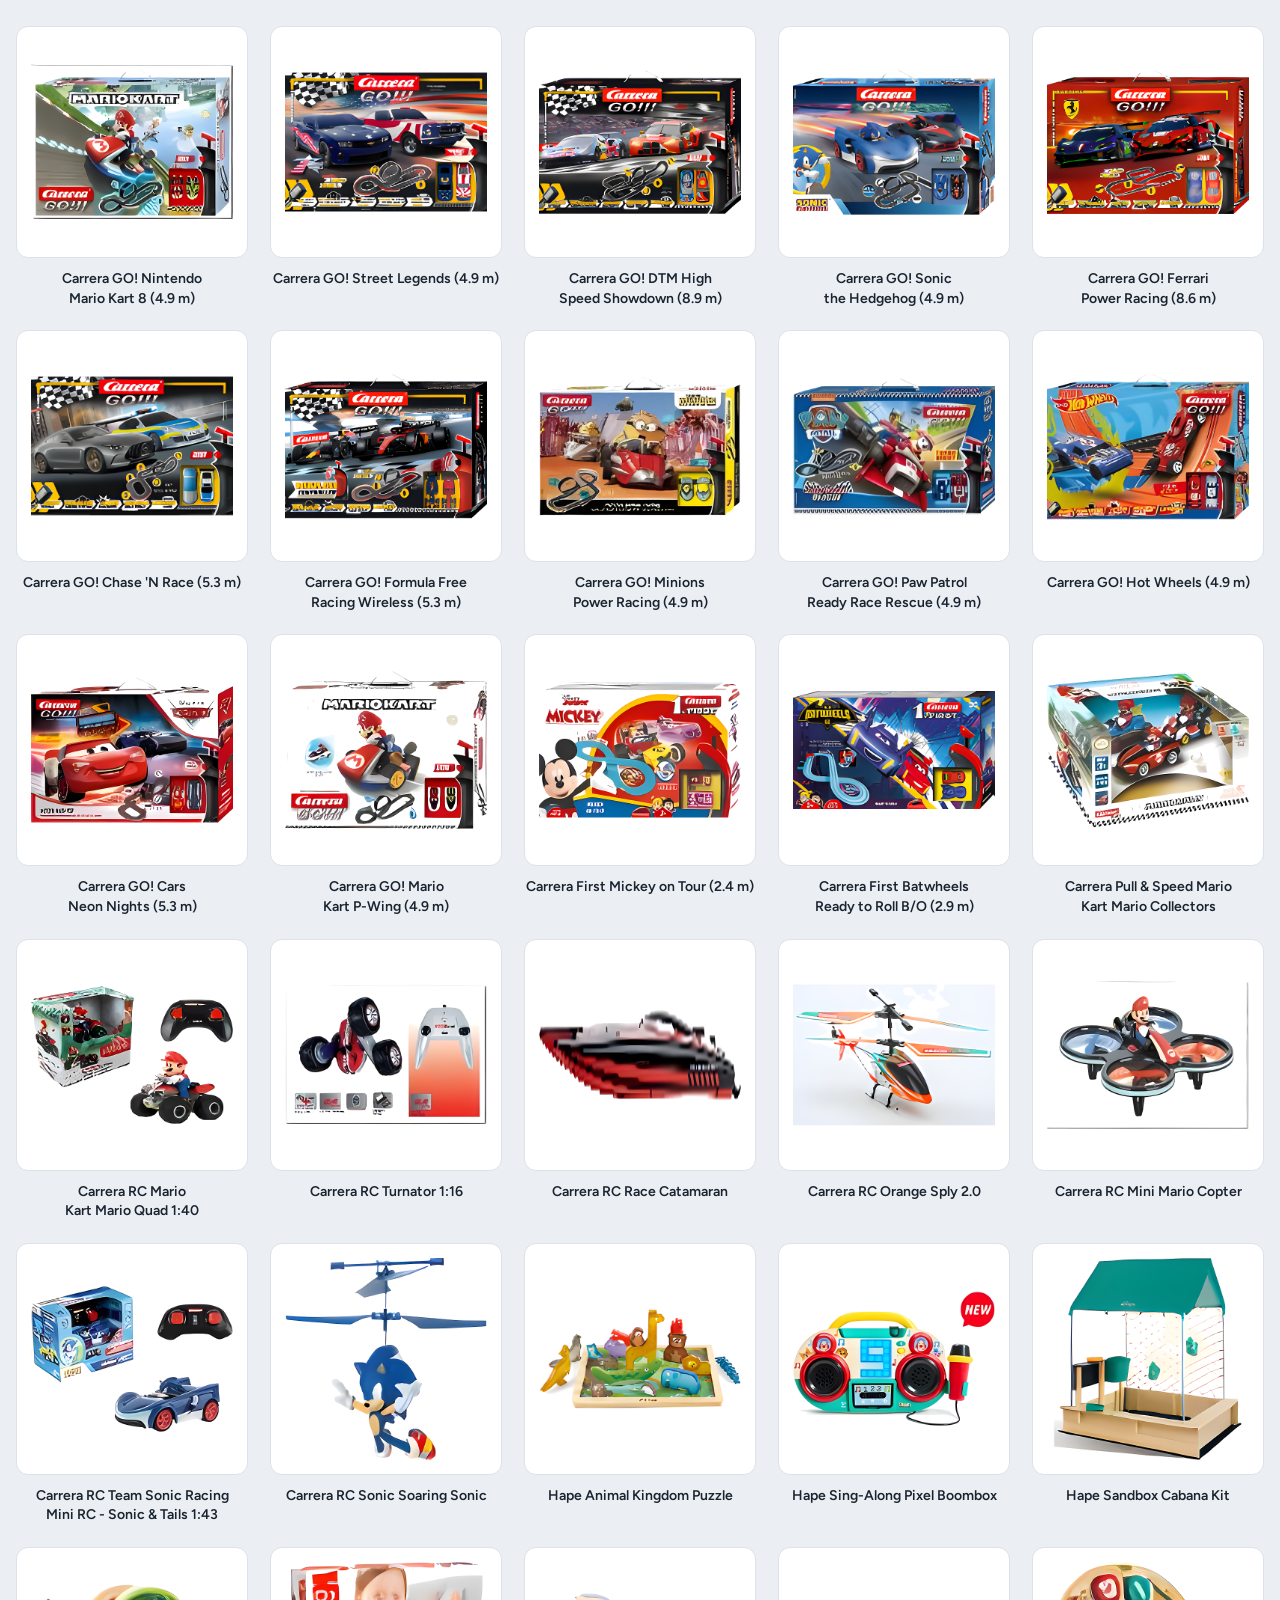
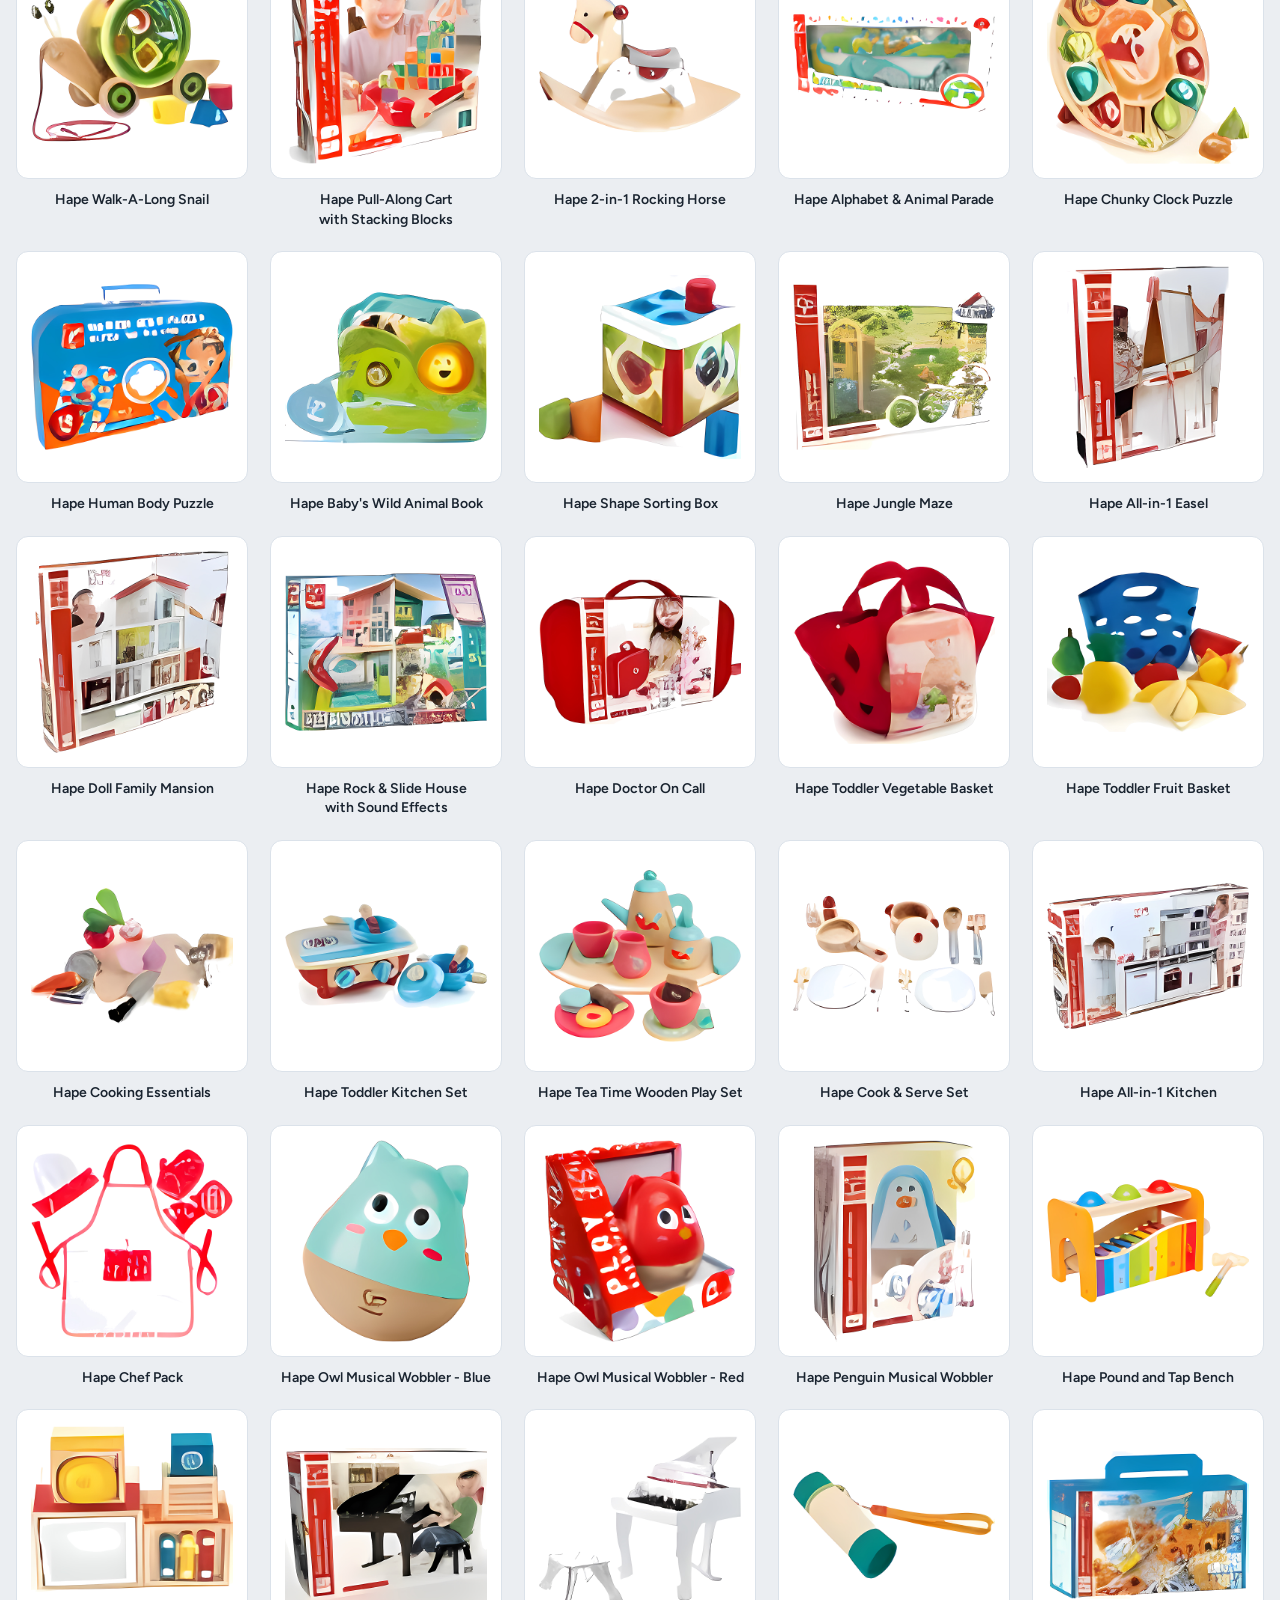
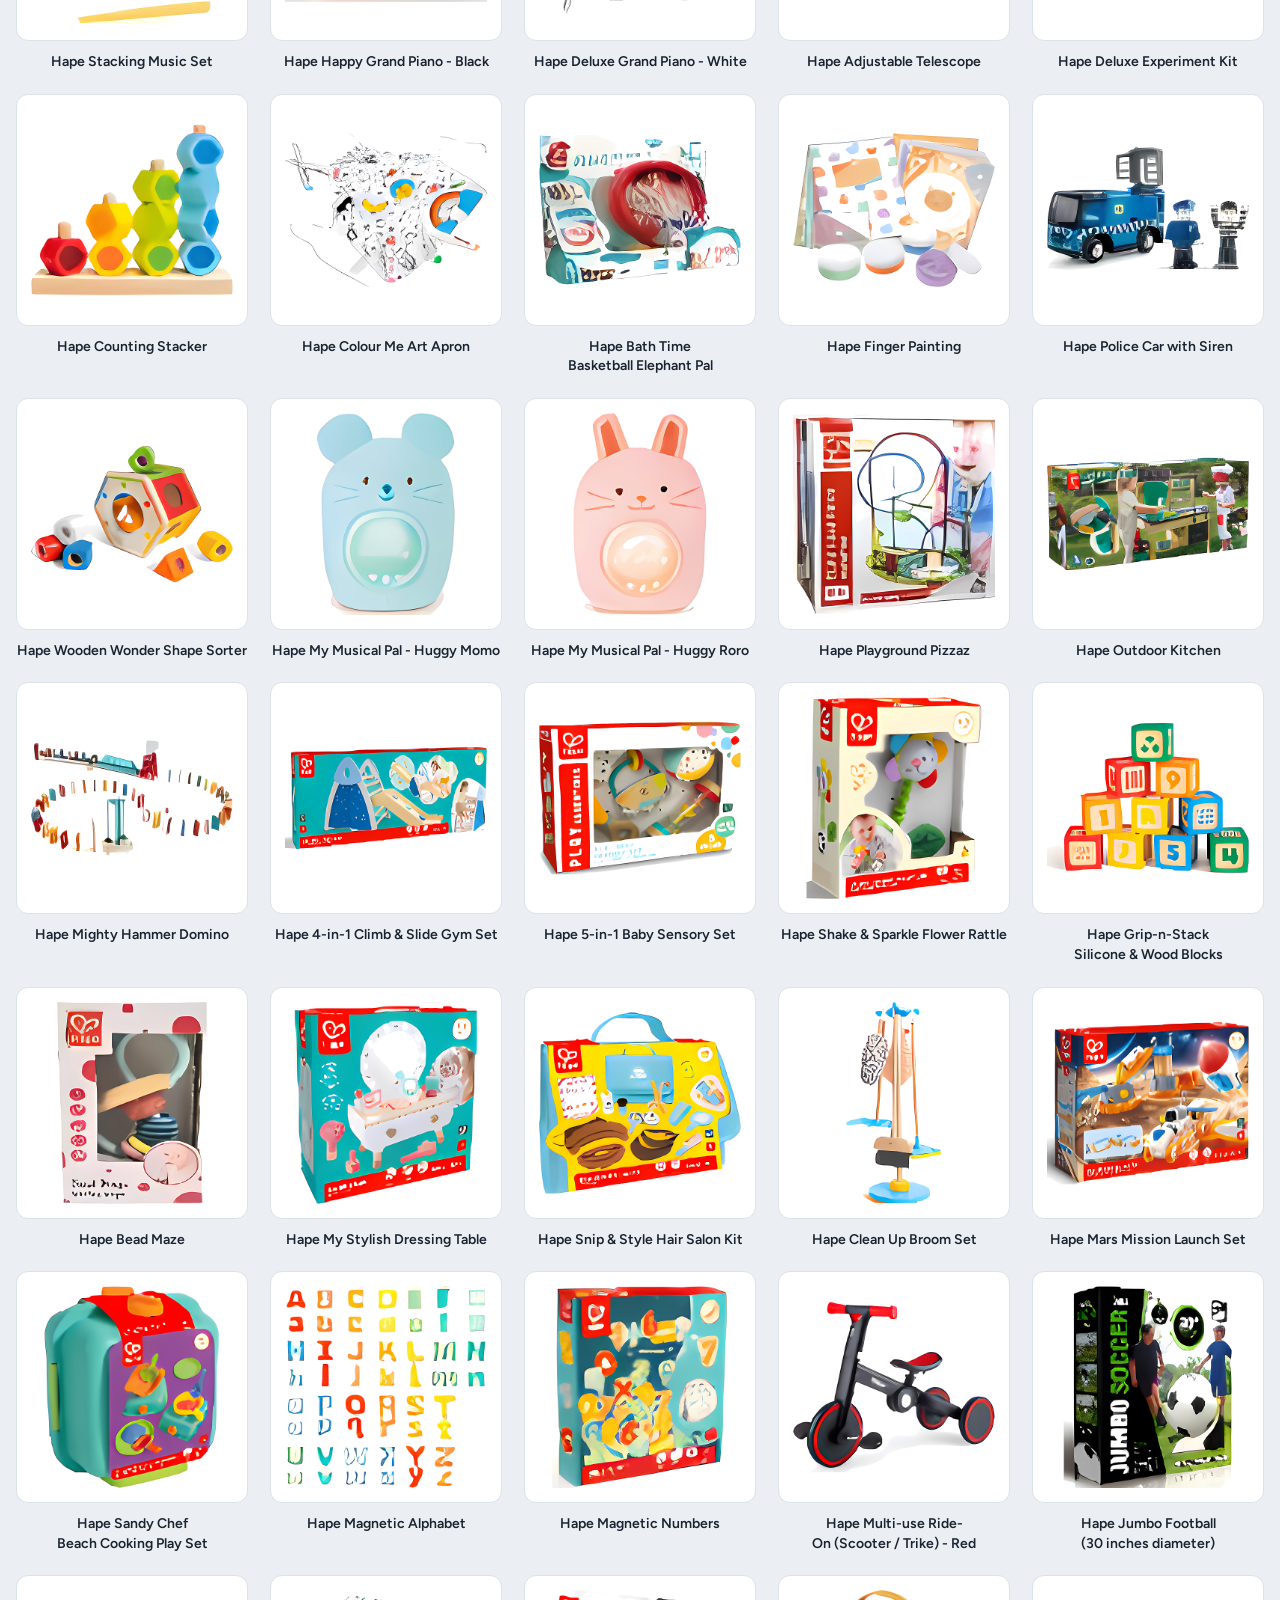
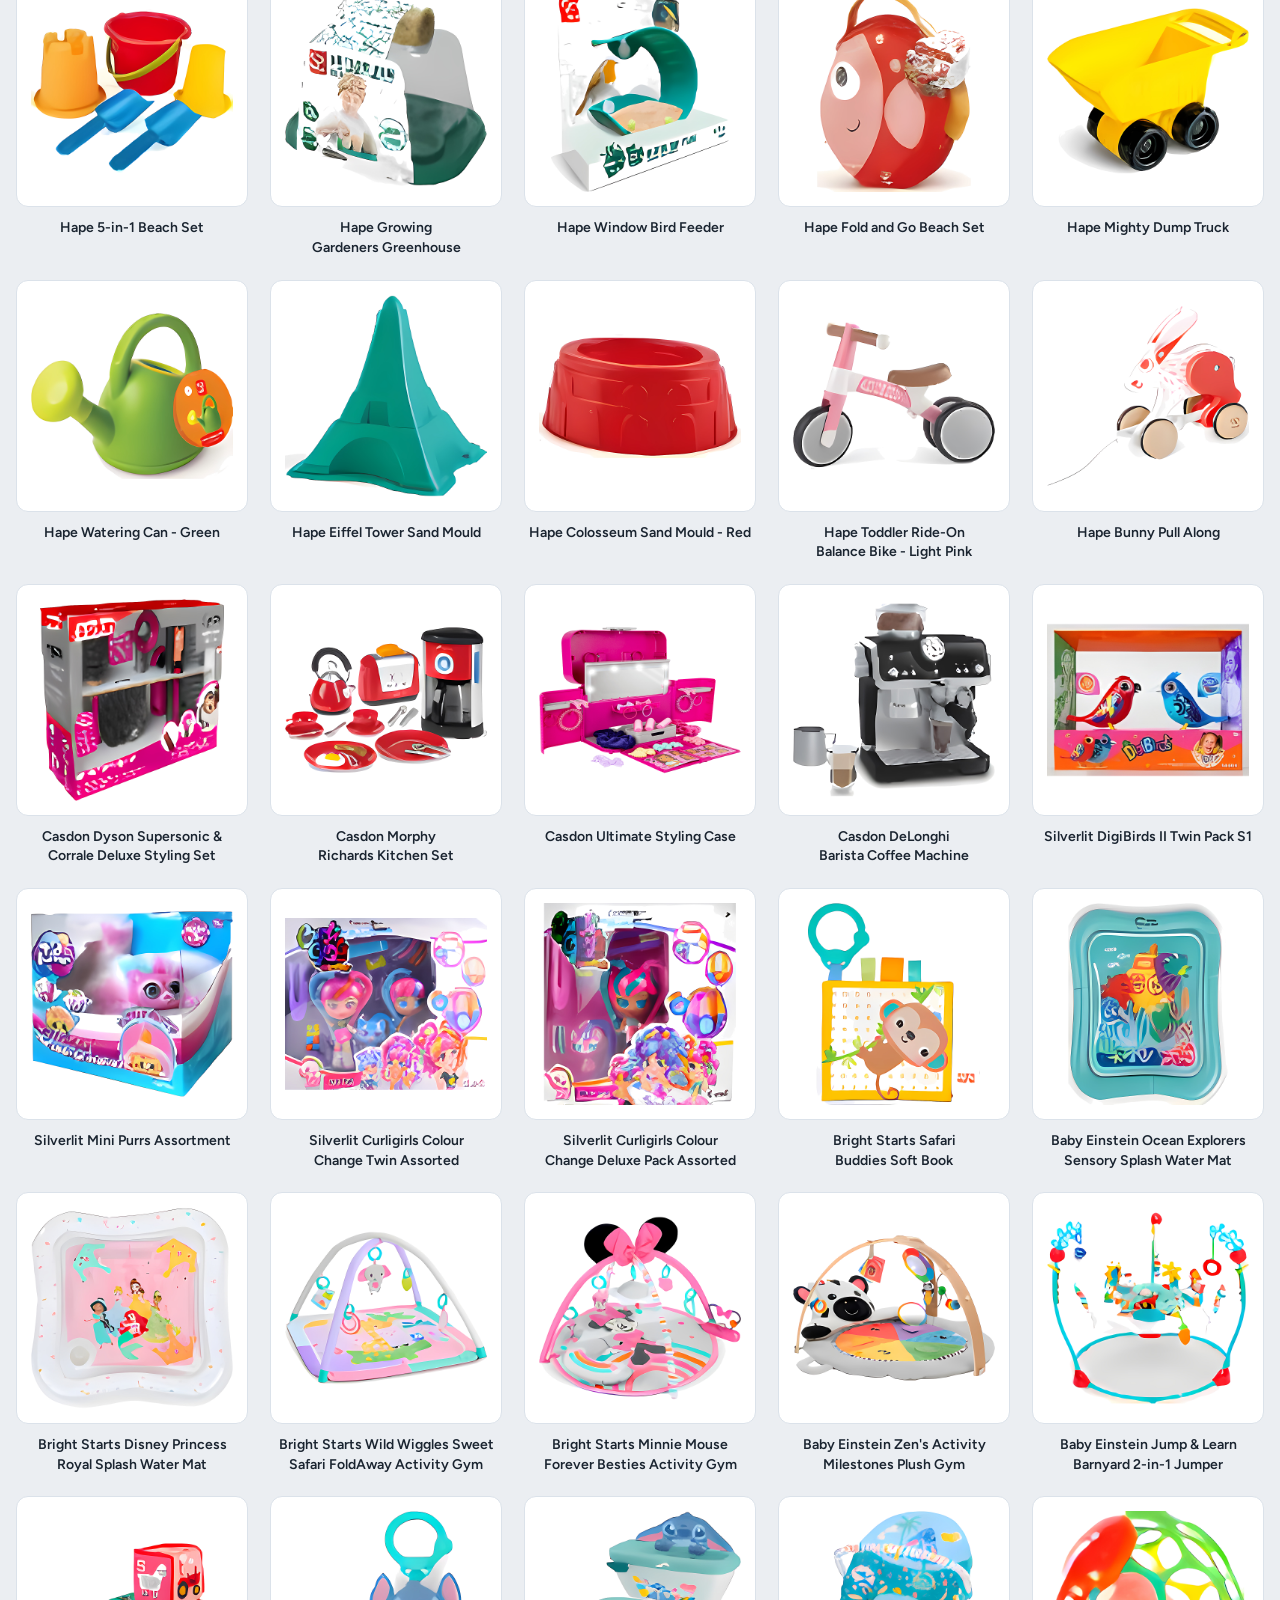
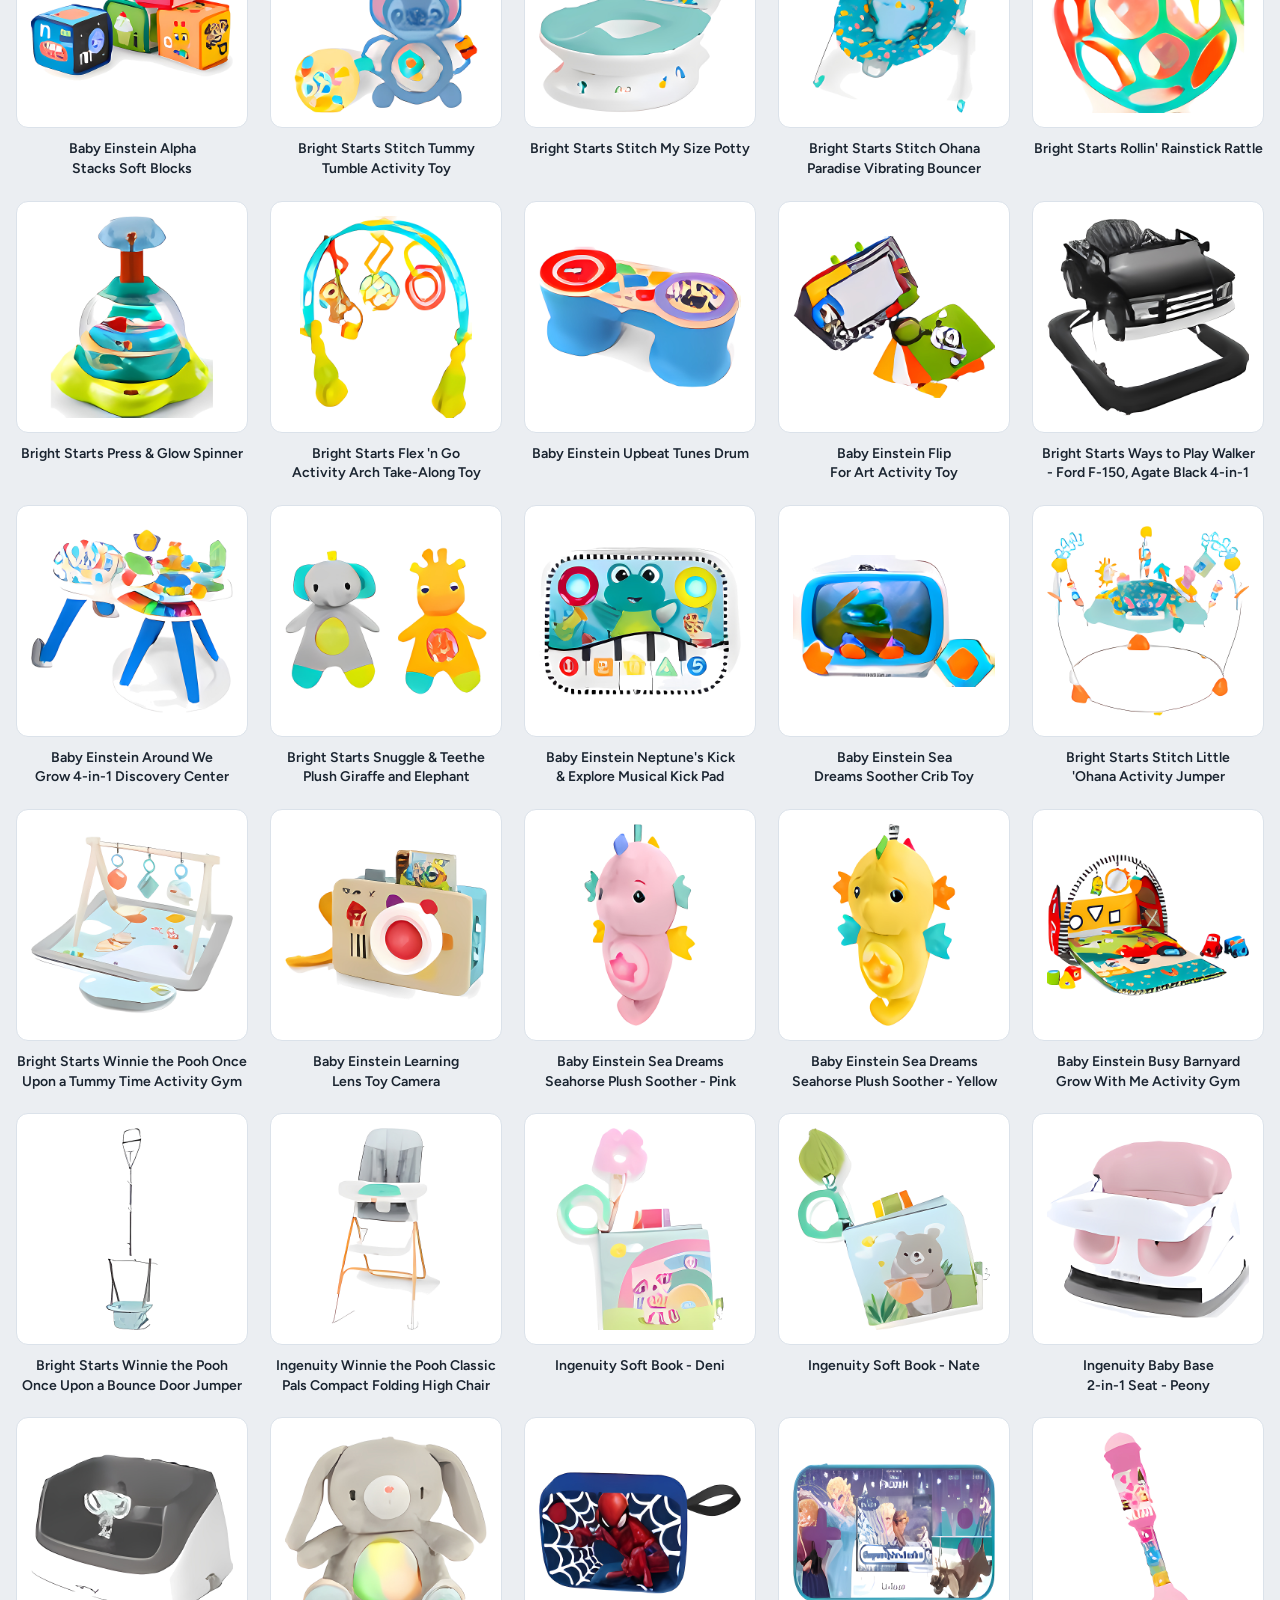
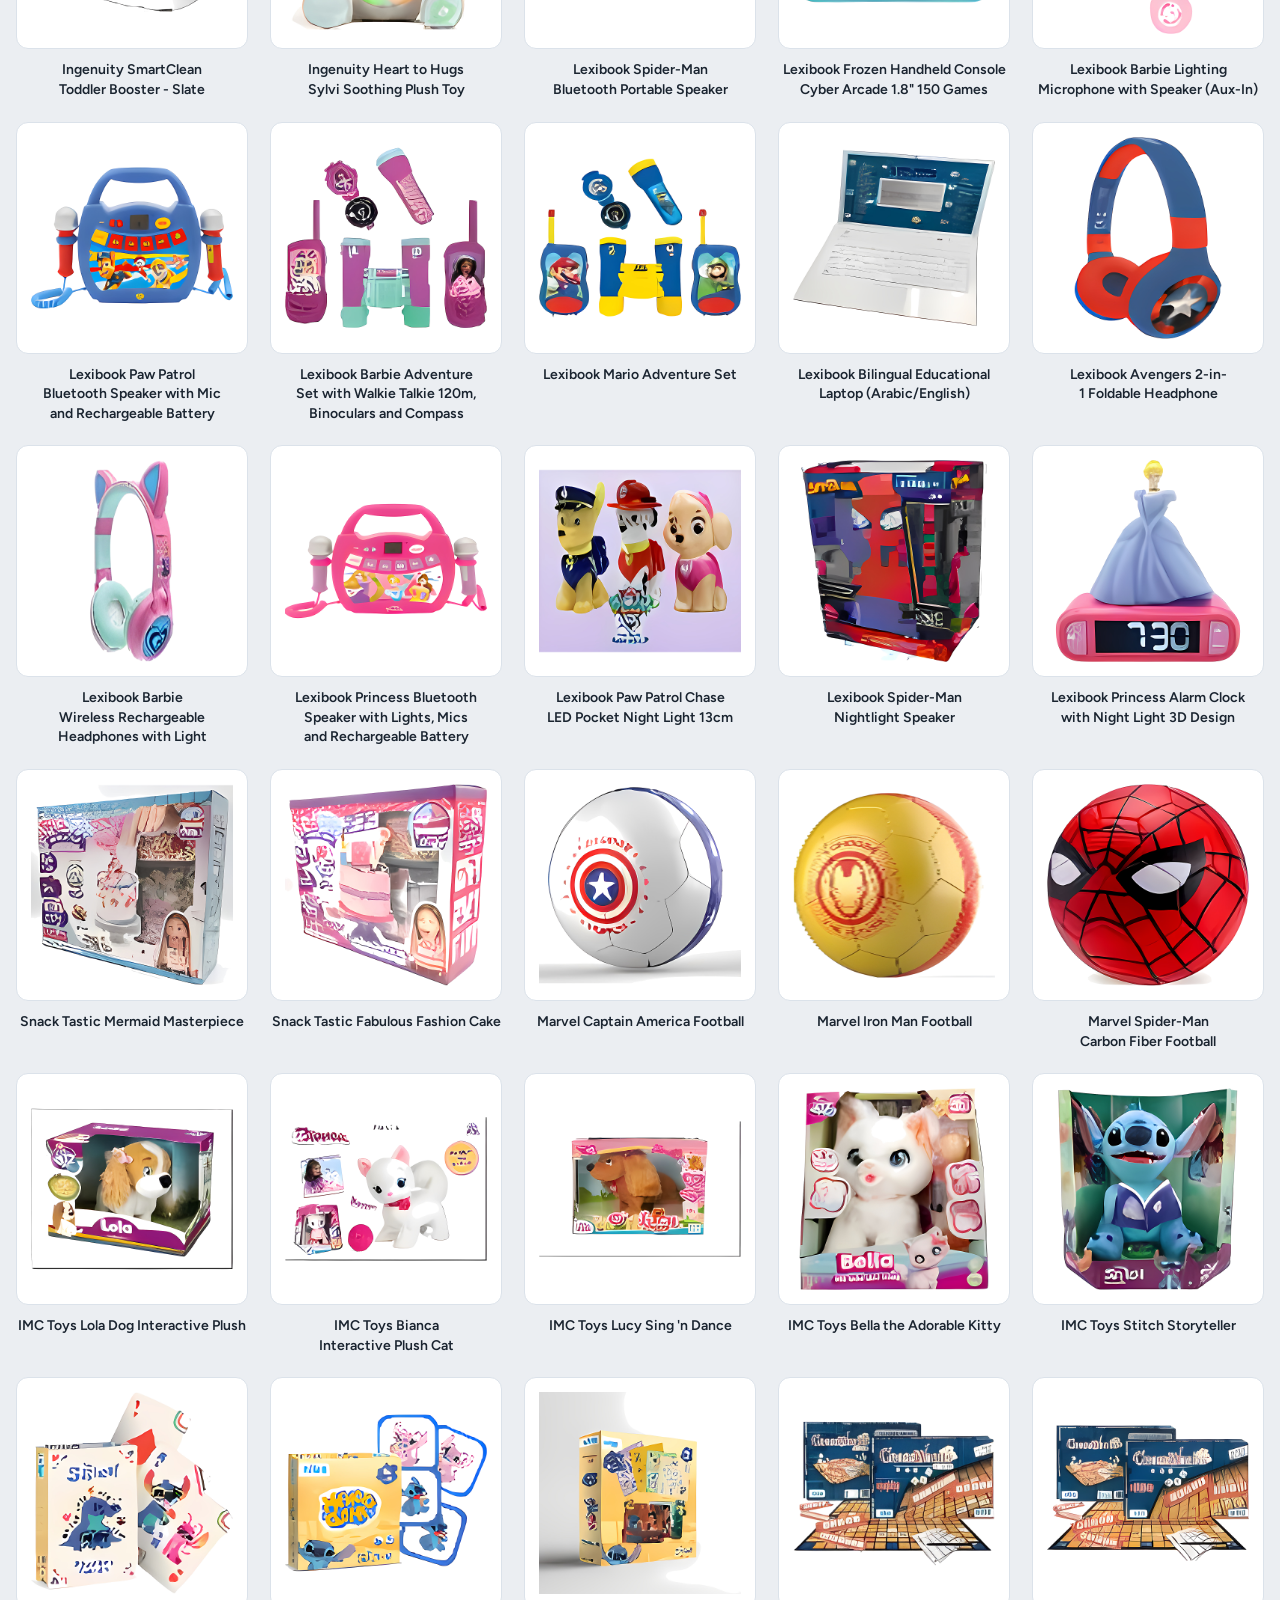
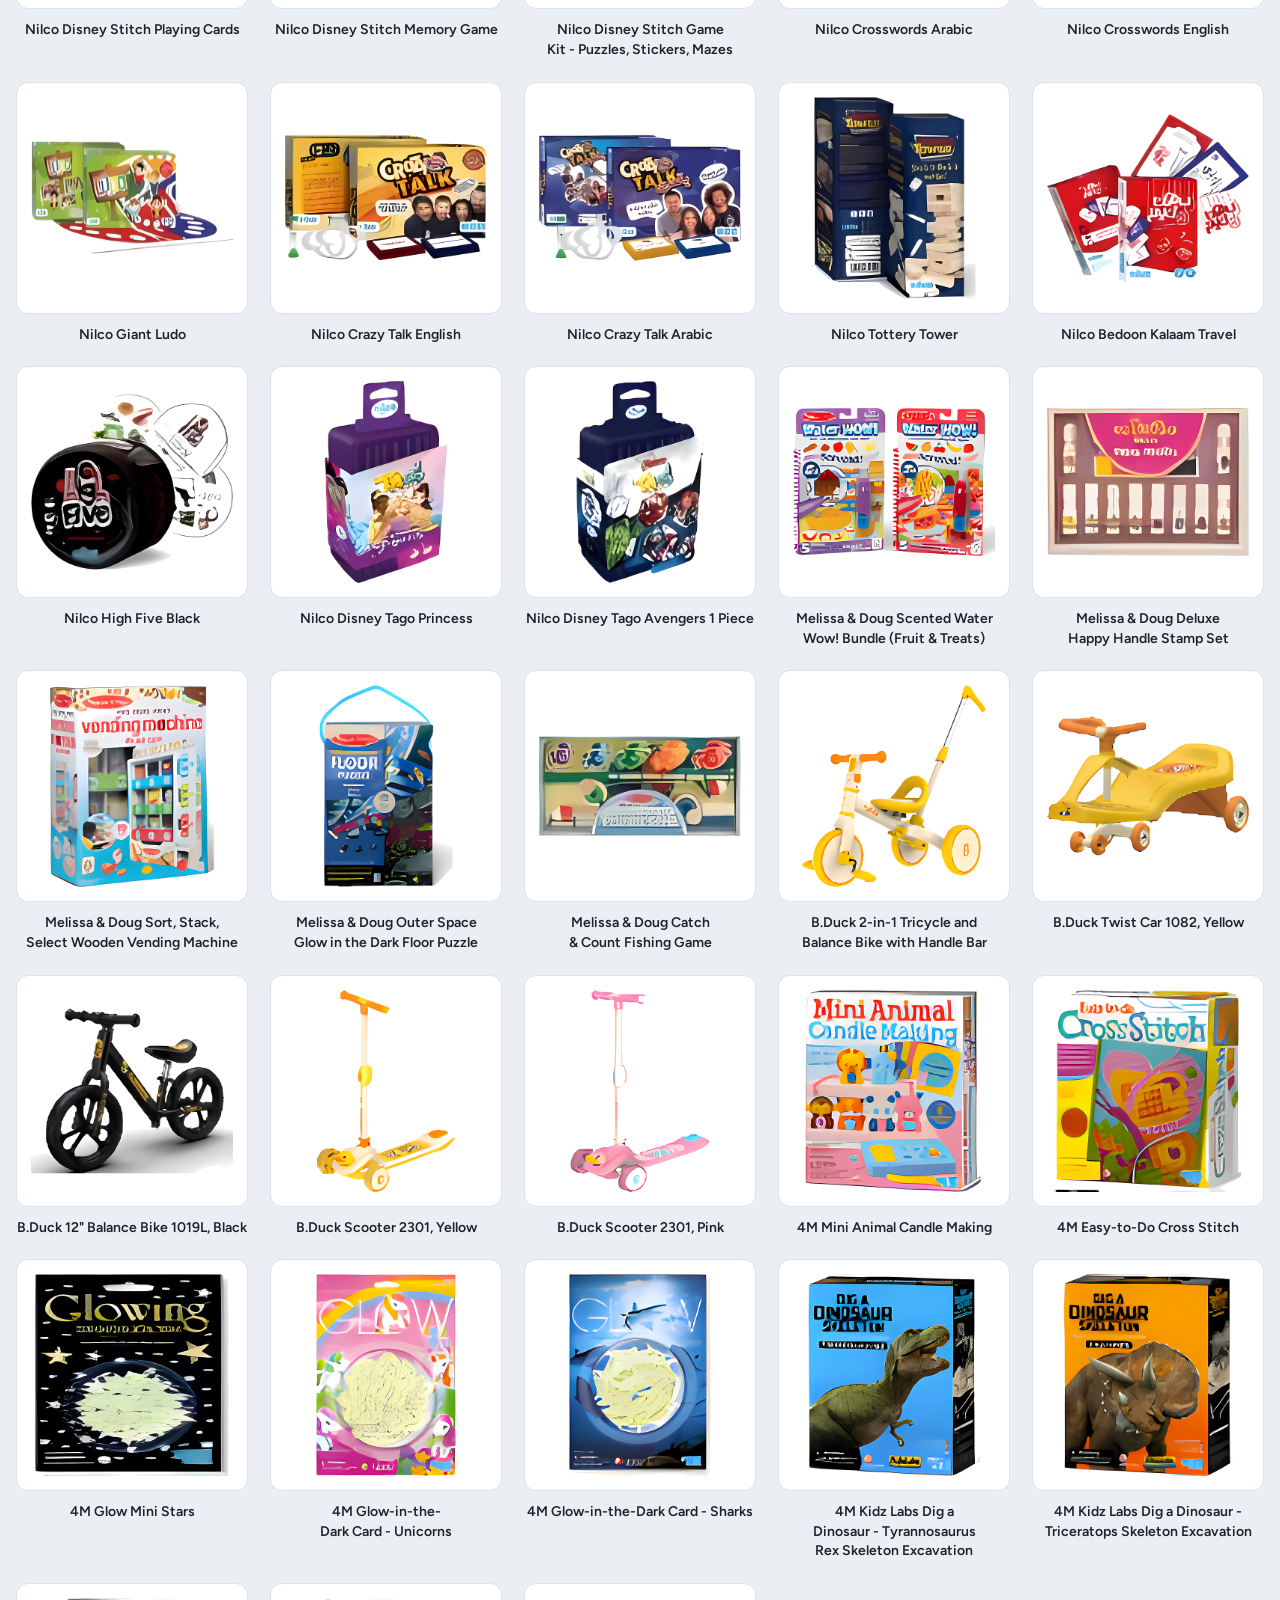
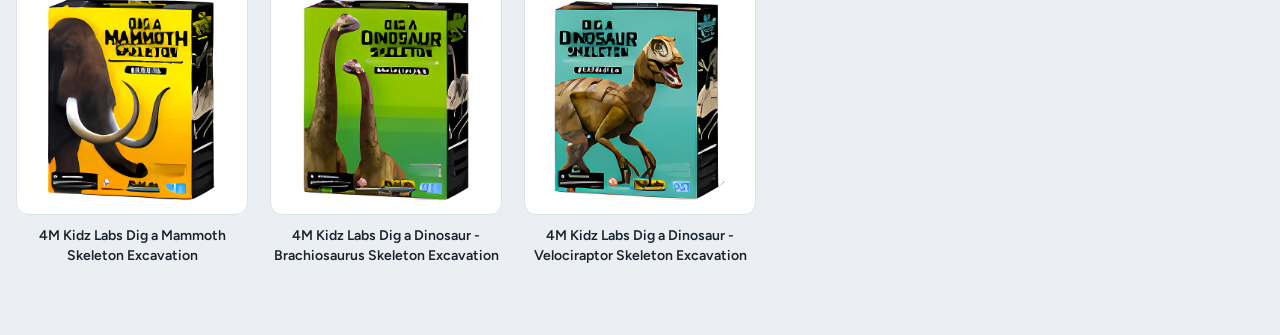
<file: products/index.html>
<!doctype html>
<html lang="en">
<head>
<meta charset="utf-8">
<meta name="viewport" content="width=device-width,initial-scale=1">
<title>First Step Product Photos</title>
<link rel="preconnect" href="https://fonts.gstatic.com" crossorigin>
<link rel="stylesheet" href="https://fonts.googleapis.com/css2?family=Figtree:wght@500;600&display=swap">
<style>
:root{--ground:#EBEEF2;--tile:#FFFFFF;--ink:#1A2430;--line:#DBE2EA}
@media (prefers-color-scheme:dark){:root{--ground:#12171D;--tile:#FFFFFF;--ink:#E7ECF1;--line:#28323D}}
*{box-sizing:border-box}
body{margin:0;background:var(--ground);color:var(--ink);
  font-family:Figtree,system-ui,-apple-system,Segoe UI,sans-serif;-webkit-font-smoothing:antialiased}
.grid{max-width:1500px;margin:0 auto;padding:26px 16px 70px;
  display:grid;grid-template-columns:repeat(auto-fill,minmax(230px,1fr));gap:22px}
@media (max-width:520px){.grid{grid-template-columns:repeat(auto-fill,minmax(150px,1fr));gap:14px;padding:16px 12px 50px}}
figure{margin:0;display:flex;flex-direction:column}
.shot{background:var(--tile);border:1px solid var(--line);border-radius:12px;aspect-ratio:1;
  display:grid;place-items:center;padding:14px}
.shot img{max-width:100%;max-height:100%;object-fit:contain;display:block}
figcaption{margin-top:11px;font-size:14px;font-weight:600;line-height:1.4;text-align:center;
  text-wrap:balance}
</style>
</head>
<body>
<div class="grid"><figure><div class="shot"><img loading="lazy" decoding="async" src="img/001_62491_main.jpg" alt="Carrera GO! Nintendo Mario Kart 8 (4.9 m)"></div><figcaption>Carrera GO! Nintendo Mario Kart 8 (4.9 m)</figcaption></figure><figure><div class="shot"><img loading="lazy" decoding="async" src="img/002_62601_main.jpg" alt="Carrera GO! Street Legends (4.9 m)"></div><figcaption>Carrera GO! Street Legends (4.9 m)</figcaption></figure><figure><div class="shot"><img loading="lazy" decoding="async" src="img/003_62561_main.jpg" alt="Carrera GO! DTM High Speed Showdown (8.9 m)"></div><figcaption>Carrera GO! DTM High Speed Showdown (8.9 m)</figcaption></figure><figure><div class="shot"><img loading="lazy" decoding="async" src="img/004_62566_main.jpg" alt="Carrera GO! Sonic the Hedgehog (4.9 m)"></div><figcaption>Carrera GO! Sonic the Hedgehog (4.9 m)</figcaption></figure><figure><div class="shot"><img loading="lazy" decoding="async" src="img/005_62575_main.jpg" alt="Carrera GO! Ferrari Power Racing (8.6 m)"></div><figcaption>Carrera GO! Ferrari Power Racing (8.6 m)</figcaption></figure><figure><div class="shot"><img loading="lazy" decoding="async" src="img/006_62577_main.jpg" alt="Carrera GO! Chase &#x27;N Race (5.3 m)"></div><figcaption>Carrera GO! Chase &#x27;N Race (5.3 m)</figcaption></figure><figure><div class="shot"><img loading="lazy" decoding="async" src="img/007_62581_main.jpg" alt="Carrera GO! Formula Free Racing Wireless (5.3 m)"></div><figcaption>Carrera GO! Formula Free Racing Wireless (5.3 m)</figcaption></figure><figure><div class="shot"><img loading="lazy" decoding="async" src="img/008_62523_main.jpg" alt="Carrera GO! Minions Power Racing (4.9 m)"></div><figcaption>Carrera GO! Minions Power Racing (4.9 m)</figcaption></figure><figure><div class="shot"><img loading="lazy" decoding="async" src="img/009_62535_main.jpg" alt="Carrera GO! Paw Patrol Ready Race Rescue (4.9 m)"></div><figcaption>Carrera GO! Paw Patrol Ready Race Rescue (4.9 m)</figcaption></figure><figure><div class="shot"><img loading="lazy" decoding="async" src="img/010_62552_main.jpg" alt="Carrera GO! Hot Wheels (4.9 m)"></div><figcaption>Carrera GO! Hot Wheels (4.9 m)</figcaption></figure><figure><div class="shot"><img loading="lazy" decoding="async" src="img/011_62477_main.jpg" alt="Carrera GO! Cars Neon Nights (5.3 m)"></div><figcaption>Carrera GO! Cars Neon Nights (5.3 m)</figcaption></figure><figure><div class="shot"><img loading="lazy" decoding="async" src="img/012_62532_main.jpg" alt="Carrera GO! Mario Kart P-Wing (4.9 m)"></div><figcaption>Carrera GO! Mario Kart P-Wing (4.9 m)</figcaption></figure><figure><div class="shot"><img loading="lazy" decoding="async" src="img/013_63046_main.jpg" alt="Carrera First Mickey on Tour (2.4 m)"></div><figcaption>Carrera First Mickey on Tour (2.4 m)</figcaption></figure><figure><div class="shot"><img loading="lazy" decoding="async" src="img/014_63048_main.jpg" alt="Carrera First Batwheels Ready to Roll B/O (2.9 m)"></div><figcaption>Carrera First Batwheels Ready to Roll B/O (2.9 m)</figcaption></figure><figure><div class="shot"><img loading="lazy" decoding="async" src="img/015_13016_main.jpg" alt="Carrera Pull &amp; Speed Mario Kart Mario Collectors"></div><figcaption>Carrera Pull &amp; Speed Mario Kart Mario Collectors</figcaption></figure><figure><div class="shot"><img loading="lazy" decoding="async" src="img/016_400020_main.jpg" alt="Carrera RC Mario Kart Mario Quad 1:40"></div><figcaption>Carrera RC Mario Kart Mario Quad 1:40</figcaption></figure><figure><div class="shot"><img loading="lazy" decoding="async" src="img/017_162052_main.jpg" alt="Carrera RC Turnator 1:16"></div><figcaption>Carrera RC Turnator 1:16</figcaption></figure><figure><div class="shot"><img loading="lazy" decoding="async" src="img/018_301016_main.jpg" alt="Carrera RC Race Catamaran"></div><figcaption>Carrera RC Race Catamaran</figcaption></figure><figure><div class="shot"><img loading="lazy" decoding="async" src="img/019_501051_main.jpg" alt="Carrera RC Orange Sply 2.0"></div><figcaption>Carrera RC Orange Sply 2.0</figcaption></figure><figure><div class="shot"><img loading="lazy" decoding="async" src="img/020_503024_main.jpg" alt="Carrera RC Mini Mario Copter"></div><figcaption>Carrera RC Mini Mario Copter</figcaption></figure><figure><div class="shot"><img loading="lazy" decoding="async" src="img/021_430024_main.jpg" alt="Carrera RC Team Sonic Racing Mini RC - Sonic &amp; Tails 1:43"></div><figcaption>Carrera RC Team Sonic Racing Mini RC - Sonic &amp; Tails 1:43</figcaption></figure><figure><div class="shot"><img loading="lazy" decoding="async" src="img/022_501060_main.jpg" alt="Carrera RC Sonic Soaring Sonic"></div><figcaption>Carrera RC Sonic Soaring Sonic</figcaption></figure><figure><div class="shot"><img loading="lazy" decoding="async" src="img/023_E1656_main.jpg" alt="Hape Animal Kingdom Puzzle"></div><figcaption>Hape Animal Kingdom Puzzle</figcaption></figure><figure><div class="shot"><img loading="lazy" decoding="async" src="img/024_E0703_main.jpg" alt="Hape Sing-Along Pixel Boombox"></div><figcaption>Hape Sing-Along Pixel Boombox</figcaption></figure><figure><div class="shot"><img loading="lazy" decoding="async" src="img/025_E5596_main.jpg" alt="Hape Sandbox Cabana Kit"></div><figcaption>Hape Sandbox Cabana Kit</figcaption></figure><figure><div class="shot"><img loading="lazy" decoding="async" src="img/026_E0349_main.jpg" alt="Hape Walk-A-Long Snail"></div><figcaption>Hape Walk-A-Long Snail</figcaption></figure><figure><div class="shot"><img loading="lazy" decoding="async" src="img/027_E0487_main.jpg" alt="Hape Pull-Along Cart with Stacking Blocks"></div><figcaption>Hape Pull-Along Cart with Stacking Blocks</figcaption></figure><figure><div class="shot"><img loading="lazy" decoding="async" src="img/028_E1203_main.jpg" alt="Hape 2-in-1 Rocking Horse"></div><figcaption>Hape 2-in-1 Rocking Horse</figcaption></figure><figure><div class="shot"><img loading="lazy" decoding="async" src="img/029_E1627_main.jpg" alt="Hape Alphabet &amp; Animal Parade"></div><figcaption>Hape Alphabet &amp; Animal Parade</figcaption></figure><figure><div class="shot"><img loading="lazy" decoding="async" src="img/030_E1622_main.jpg" alt="Hape Chunky Clock Puzzle"></div><figcaption>Hape Chunky Clock Puzzle</figcaption></figure><figure><div class="shot"><img loading="lazy" decoding="async" src="img/031_E1635_main.jpg" alt="Hape Human Body Puzzle"></div><figcaption>Hape Human Body Puzzle</figcaption></figure><figure><div class="shot"><img loading="lazy" decoding="async" src="img/032_E0047_main.jpg" alt="Hape Baby&#x27;s Wild Animal Book"></div><figcaption>Hape Baby&#x27;s Wild Animal Book</figcaption></figure><figure><div class="shot"><img loading="lazy" decoding="async" src="img/033_E0507_main.jpg" alt="Hape Shape Sorting Box"></div><figcaption>Hape Shape Sorting Box</figcaption></figure><figure><div class="shot"><img loading="lazy" decoding="async" src="img/034_E1714_main.jpg" alt="Hape Jungle Maze"></div><figcaption>Hape Jungle Maze</figcaption></figure><figure><div class="shot"><img loading="lazy" decoding="async" src="img/035_E1010_main.jpg" alt="Hape All-in-1 Easel"></div><figcaption>Hape All-in-1 Easel</figcaption></figure><figure><div class="shot"><img loading="lazy" decoding="async" src="img/036_E3405_main.jpg" alt="Hape Doll Family Mansion"></div><figcaption>Hape Doll Family Mansion</figcaption></figure><figure><div class="shot"><img loading="lazy" decoding="async" src="img/037_E3411_main.jpg" alt="Hape Rock &amp; Slide House with Sound Effects"></div><figcaption>Hape Rock &amp; Slide House with Sound Effects</figcaption></figure><figure><div class="shot"><img loading="lazy" decoding="async" src="img/038_E3010_main.jpg" alt="Hape Doctor On Call"></div><figcaption>Hape Doctor On Call</figcaption></figure><figure><div class="shot"><img loading="lazy" decoding="async" src="img/039_E3167_main.jpg" alt="Hape Toddler Vegetable Basket"></div><figcaption>Hape Toddler Vegetable Basket</figcaption></figure><figure><div class="shot"><img loading="lazy" decoding="async" src="img/040_E3169_main.jpg" alt="Hape Toddler Fruit Basket"></div><figcaption>Hape Toddler Fruit Basket</figcaption></figure><figure><div class="shot"><img loading="lazy" decoding="async" src="img/041_E3154_main.jpg" alt="Hape Cooking Essentials"></div><figcaption>Hape Cooking Essentials</figcaption></figure><figure><div class="shot"><img loading="lazy" decoding="async" src="img/042_E3170_main.jpg" alt="Hape Toddler Kitchen Set"></div><figcaption>Hape Toddler Kitchen Set</figcaption></figure><figure><div class="shot"><img loading="lazy" decoding="async" src="img/043_E3207_main.jpg" alt="Hape Tea Time Wooden Play Set"></div><figcaption>Hape Tea Time Wooden Play Set</figcaption></figure><figure><div class="shot"><img loading="lazy" decoding="async" src="img/044_E3150_main.jpg" alt="Hape Cook &amp; Serve Set"></div><figcaption>Hape Cook &amp; Serve Set</figcaption></figure><figure><div class="shot"><img loading="lazy" decoding="async" src="img/045_E3145_main.jpg" alt="Hape All-in-1 Kitchen"></div><figcaption>Hape All-in-1 Kitchen</figcaption></figure><figure><div class="shot"><img loading="lazy" decoding="async" src="img/046_E3162_main.jpg" alt="Hape Chef Pack"></div><figcaption>Hape Chef Pack</figcaption></figure><figure><div class="shot"><img loading="lazy" decoding="async" src="img/047_E0111_main.jpg" alt="Hape Owl Musical Wobbler - Blue"></div><figcaption>Hape Owl Musical Wobbler - Blue</figcaption></figure><figure><div class="shot"><img loading="lazy" decoding="async" src="img/048_E0112_main.jpg" alt="Hape Owl Musical Wobbler - Red"></div><figcaption>Hape Owl Musical Wobbler - Red</figcaption></figure><figure><div class="shot"><img loading="lazy" decoding="async" src="img/049_E0331_main.jpg" alt="Hape Penguin Musical Wobbler"></div><figcaption>Hape Penguin Musical Wobbler</figcaption></figure><figure><div class="shot"><img loading="lazy" decoding="async" src="img/050_E0305_main.jpg" alt="Hape Pound and Tap Bench"></div><figcaption>Hape Pound and Tap Bench</figcaption></figure><figure><div class="shot"><img loading="lazy" decoding="async" src="img/051_E0336_main.jpg" alt="Hape Stacking Music Set"></div><figcaption>Hape Stacking Music Set</figcaption></figure><figure><div class="shot"><img loading="lazy" decoding="async" src="img/052_E0320_main.jpg" alt="Hape Happy Grand Piano - Black"></div><figcaption>Hape Happy Grand Piano - Black</figcaption></figure><figure><div class="shot"><img loading="lazy" decoding="async" src="img/053_E0338_main.jpg" alt="Hape Deluxe Grand Piano - White"></div><figcaption>Hape Deluxe Grand Piano - White</figcaption></figure><figure><div class="shot"><img loading="lazy" decoding="async" src="img/054_E5568_main.jpg" alt="Hape Adjustable Telescope"></div><figcaption>Hape Adjustable Telescope</figcaption></figure><figure><div class="shot"><img loading="lazy" decoding="async" src="img/055_E3032_main.jpg" alt="Hape Deluxe Experiment Kit"></div><figcaption>Hape Deluxe Experiment Kit</figcaption></figure><figure><div class="shot"><img loading="lazy" decoding="async" src="img/056_E0504_main.jpg" alt="Hape Counting Stacker"></div><figcaption>Hape Counting Stacker</figcaption></figure><figure><div class="shot"><img loading="lazy" decoding="async" src="img/057_E2014_main.jpg" alt="Hape Colour Me Art Apron"></div><figcaption>Hape Colour Me Art Apron</figcaption></figure><figure><div class="shot"><img loading="lazy" decoding="async" src="img/058_E0221_main.jpg" alt="Hape Bath Time Basketball Elephant Pal"></div><figcaption>Hape Bath Time Basketball Elephant Pal</figcaption></figure><figure><div class="shot"><img loading="lazy" decoding="async" src="img/059_E2005_main.jpg" alt="Hape Finger Painting"></div><figcaption>Hape Finger Painting</figcaption></figure><figure><div class="shot"><img loading="lazy" decoding="async" src="img/060_E3738_main.jpg" alt="Hape Police Car with Siren"></div><figcaption>Hape Police Car with Siren</figcaption></figure><figure><div class="shot"><img loading="lazy" decoding="async" src="img/061_E0516_main.jpg" alt="Hape Wooden Wonder Shape Sorter"></div><figcaption>Hape Wooden Wonder Shape Sorter</figcaption></figure><figure><div class="shot"><img loading="lazy" decoding="async" src="img/062_E0113_main.jpg" alt="Hape My Musical Pal - Huggy Momo"></div><figcaption>Hape My Musical Pal - Huggy Momo</figcaption></figure><figure><div class="shot"><img loading="lazy" decoding="async" src="img/063_E0114_main.jpg" alt="Hape My Musical Pal - Huggy Roro"></div><figcaption>Hape My Musical Pal - Huggy Roro</figcaption></figure><figure><div class="shot"><img loading="lazy" decoding="async" src="img/064_E1811_main.jpg" alt="Hape Playground Pizzaz"></div><figcaption>Hape Playground Pizzaz</figcaption></figure><figure><div class="shot"><img loading="lazy" decoding="async" src="img/065_E3193_main.jpg" alt="Hape Outdoor Kitchen"></div><figcaption>Hape Outdoor Kitchen</figcaption></figure><figure><div class="shot"><img loading="lazy" decoding="async" src="img/066_E1056_main.jpg" alt="Hape Mighty Hammer Domino"></div><figcaption>Hape Mighty Hammer Domino</figcaption></figure><figure><div class="shot"><img loading="lazy" decoding="async" src="img/067_E1222_main.jpg" alt="Hape 4-in-1 Climb &amp; Slide Gym Set"></div><figcaption>Hape 4-in-1 Climb &amp; Slide Gym Set</figcaption></figure><figure><div class="shot"><img loading="lazy" decoding="async" src="img/068_E0130_main.jpg" alt="Hape 5-in-1 Baby Sensory Set"></div><figcaption>Hape 5-in-1 Baby Sensory Set</figcaption></figure><figure><div class="shot"><img loading="lazy" decoding="async" src="img/069_E0133_main.jpg" alt="Hape Shake &amp; Sparkle Flower Rattle"></div><figcaption>Hape Shake &amp; Sparkle Flower Rattle</figcaption></figure><figure><div class="shot"><img loading="lazy" decoding="async" src="img/070_E0131_main.jpg" alt="Hape Grip-n-Stack Silicone &amp; Wood Blocks"></div><figcaption>Hape Grip-n-Stack Silicone &amp; Wood Blocks</figcaption></figure><figure><div class="shot"><img loading="lazy" decoding="async" src="img/071_E8501_main.jpg" alt="Hape Bead Maze"></div><figcaption>Hape Bead Maze</figcaption></figure><figure><div class="shot"><img loading="lazy" decoding="async" src="img/072_E3219_main.jpg" alt="Hape My Stylish Dressing Table"></div><figcaption>Hape My Stylish Dressing Table</figcaption></figure><figure><div class="shot"><img loading="lazy" decoding="async" src="img/073_E3226_main.jpg" alt="Hape Snip &amp; Style Hair Salon Kit"></div><figcaption>Hape Snip &amp; Style Hair Salon Kit</figcaption></figure><figure><div class="shot"><img loading="lazy" decoding="async" src="img/074_E3055_main.jpg" alt="Hape Clean Up Broom Set"></div><figcaption>Hape Clean Up Broom Set</figcaption></figure><figure><div class="shot"><img loading="lazy" decoding="async" src="img/075_E3798_main.jpg" alt="Hape Mars Mission Launch Set"></div><figcaption>Hape Mars Mission Launch Set</figcaption></figure><figure><div class="shot"><img loading="lazy" decoding="async" src="img/076_E4106_main.jpg" alt="Hape Sandy Chef Beach Cooking Play Set"></div><figcaption>Hape Sandy Chef Beach Cooking Play Set</figcaption></figure><figure><div class="shot"><img loading="lazy" decoding="async" src="img/077_E2006_main.jpg" alt="Hape Magnetic Alphabet"></div><figcaption>Hape Magnetic Alphabet</figcaption></figure><figure><div class="shot"><img loading="lazy" decoding="async" src="img/078_E2007_main.jpg" alt="Hape Magnetic Numbers"></div><figcaption>Hape Magnetic Numbers</figcaption></figure><figure><div class="shot"><img loading="lazy" decoding="async" src="img/079_E8468_main.jpg" alt="Hape Multi-use Ride-On (Scooter / Trike) - Red"></div><figcaption>Hape Multi-use Ride-On (Scooter / Trike) - Red</figcaption></figure><figure><div class="shot"><img loading="lazy" decoding="async" src="img/080_847110_main.jpg" alt="Hape Jumbo Football (30 inches diameter)"></div><figcaption>Hape Jumbo Football (30 inches diameter)</figcaption></figure><figure><div class="shot"><img loading="lazy" decoding="async" src="img/081_E4053_main.jpg" alt="Hape 5-in-1 Beach Set"></div><figcaption>Hape 5-in-1 Beach Set</figcaption></figure><figure><div class="shot"><img loading="lazy" decoding="async" src="img/082_E5580_main.jpg" alt="Hape Growing Gardeners Greenhouse"></div><figcaption>Hape Growing Gardeners Greenhouse</figcaption></figure><figure><div class="shot"><img loading="lazy" decoding="async" src="img/083_E5585_main.jpg" alt="Hape Window Bird Feeder"></div><figcaption>Hape Window Bird Feeder</figcaption></figure><figure><div class="shot"><img loading="lazy" decoding="async" src="img/084_E4093_main.jpg" alt="Hape Fold and Go Beach Set"></div><figcaption>Hape Fold and Go Beach Set</figcaption></figure><figure><div class="shot"><img loading="lazy" decoding="async" src="img/085_E4098_main.jpg" alt="Hape Mighty Dump Truck"></div><figcaption>Hape Mighty Dump Truck</figcaption></figure><figure><div class="shot"><img loading="lazy" decoding="async" src="img/086_E4079_main.jpg" alt="Hape Watering Can - Green"></div><figcaption>Hape Watering Can - Green</figcaption></figure><figure><div class="shot"><img loading="lazy" decoding="async" src="img/087_E4082_main.jpg" alt="Hape Eiffel Tower Sand Mould"></div><figcaption>Hape Eiffel Tower Sand Mould</figcaption></figure><figure><div class="shot"><img loading="lazy" decoding="async" src="img/088_E4075_main.jpg" alt="Hape Colosseum Sand Mould - Red"></div><figcaption>Hape Colosseum Sand Mould - Red</figcaption></figure><figure><div class="shot"><img loading="lazy" decoding="async" src="img/089_E0105_main.jpg" alt="Hape Toddler Ride-On Balance Bike - Light Pink"></div><figcaption>Hape Toddler Ride-On Balance Bike - Light Pink</figcaption></figure><figure><div class="shot"><img loading="lazy" decoding="async" src="img/090_E0918_main.jpg" alt="Hape Bunny Pull Along"></div><figcaption>Hape Bunny Pull Along</figcaption></figure><figure><div class="shot"><img loading="lazy" decoding="async" src="img/091_73550_main.jpg" alt="Casdon Dyson Supersonic &amp; Corrale Deluxe Styling Set"></div><figcaption>Casdon Dyson Supersonic &amp; Corrale Deluxe Styling Set</figcaption></figure><figure><div class="shot"><img loading="lazy" decoding="async" src="img/092_64750_main.jpg" alt="Casdon Morphy Richards Kitchen Set"></div><figcaption>Casdon Morphy Richards Kitchen Set</figcaption></figure><figure><div class="shot"><img loading="lazy" decoding="async" src="img/093_73650_main.jpg" alt="Casdon Ultimate Styling Case"></div><figcaption>Casdon Ultimate Styling Case</figcaption></figure><figure><div class="shot"><img loading="lazy" decoding="async" src="img/094_77050_main.jpg" alt="Casdon DeLonghi Barista Coffee Machine"></div><figcaption>Casdon DeLonghi Barista Coffee Machine</figcaption></figure><figure><div class="shot"><img loading="lazy" decoding="async" src="img/095_88611_main.jpg" alt="Silverlit DigiBirds II Twin Pack S1"></div><figcaption>Silverlit DigiBirds II Twin Pack S1</figcaption></figure><figure><div class="shot"><img loading="lazy" decoding="async" src="img/096_83689_main.jpg" alt="Silverlit Mini Purrs Assortment"></div><figcaption>Silverlit Mini Purrs Assortment</figcaption></figure><figure><div class="shot"><img loading="lazy" decoding="async" src="img/097_82079_main.jpg" alt="Silverlit Curligirls Colour Change Twin Assorted"></div><figcaption>Silverlit Curligirls Colour Change Twin Assorted</figcaption></figure><figure><div class="shot"><img loading="lazy" decoding="async" src="img/098_82088_main.jpg" alt="Silverlit Curligirls Colour Change Deluxe Pack Assorted"></div><figcaption>Silverlit Curligirls Colour Change Deluxe Pack Assorted</figcaption></figure><figure><div class="shot"><img loading="lazy" decoding="async" src="img/099_17469_main.jpg" alt="Bright Starts Safari Buddies Soft Book"></div><figcaption>Bright Starts Safari Buddies Soft Book</figcaption></figure><figure><div class="shot"><img loading="lazy" decoding="async" src="img/100_16847_main.jpg" alt="Baby Einstein Ocean Explorers Sensory Splash Water Mat"></div><figcaption>Baby Einstein Ocean Explorers Sensory Splash Water Mat</figcaption></figure><figure><div class="shot"><img loading="lazy" decoding="async" src="img/101_17443_main.jpg" alt="Bright Starts Disney Princess Royal Splash Water Mat"></div><figcaption>Bright Starts Disney Princess Royal Splash Water Mat</figcaption></figure><figure><div class="shot"><img loading="lazy" decoding="async" src="img/102_17442_main.jpg" alt="Bright Starts Wild Wiggles Sweet Safari FoldAway Activity Gym"></div><figcaption>Bright Starts Wild Wiggles Sweet Safari FoldAway Activity Gym</figcaption></figure><figure><div class="shot"><img loading="lazy" decoding="async" src="img/103_12937_main.jpg" alt="Bright Starts Minnie Mouse Forever Besties Activity Gym"></div><figcaption>Bright Starts Minnie Mouse Forever Besties Activity Gym</figcaption></figure><figure><div class="shot"><img loading="lazy" decoding="async" src="img/104_16636_main.jpg" alt="Baby Einstein Zen&#x27;s Activity Milestones Plush Gym"></div><figcaption>Baby Einstein Zen&#x27;s Activity Milestones Plush Gym</figcaption></figure><figure><div class="shot"><img loading="lazy" decoding="async" src="img/105_17515_main.jpg" alt="Baby Einstein Jump &amp; Learn Barnyard 2-in-1 Jumper"></div><figcaption>Baby Einstein Jump &amp; Learn Barnyard 2-in-1 Jumper</figcaption></figure><figure><div class="shot"><img loading="lazy" decoding="async" src="img/106_17304_main.jpg" alt="Baby Einstein Alpha Stacks Soft Blocks"></div><figcaption>Baby Einstein Alpha Stacks Soft Blocks</figcaption></figure><figure><div class="shot"><img loading="lazy" decoding="async" src="img/107_17472_main.jpg" alt="Bright Starts Stitch Tummy Tumble Activity Toy"></div><figcaption>Bright Starts Stitch Tummy Tumble Activity Toy</figcaption></figure><figure><div class="shot"><img loading="lazy" decoding="async" src="img/108_17457_main.jpg" alt="Bright Starts Stitch My Size Potty"></div><figcaption>Bright Starts Stitch My Size Potty</figcaption></figure><figure><div class="shot"><img loading="lazy" decoding="async" src="img/109_17501_main.jpg" alt="Bright Starts Stitch Ohana Paradise Vibrating Bouncer"></div><figcaption>Bright Starts Stitch Ohana Paradise Vibrating Bouncer</figcaption></figure><figure><div class="shot"><img loading="lazy" decoding="async" src="img/110_81030_main.jpg" alt="Bright Starts Rollin&#x27; Rainstick Rattle"></div><figcaption>Bright Starts Rollin&#x27; Rainstick Rattle</figcaption></figure><figure><div class="shot"><img loading="lazy" decoding="async" src="img/111_10042_main.jpg" alt="Bright Starts Press &amp; Glow Spinner"></div><figcaption>Bright Starts Press &amp; Glow Spinner</figcaption></figure><figure><div class="shot"><img loading="lazy" decoding="async" src="img/112_81536_main.jpg" alt="Bright Starts Flex &#x27;n Go Activity Arch Take-Along Toy"></div><figcaption>Bright Starts Flex &#x27;n Go Activity Arch Take-Along Toy</figcaption></figure><figure><div class="shot"><img loading="lazy" decoding="async" src="img/113_12610_main.jpg" alt="Baby Einstein Upbeat Tunes Drum"></div><figcaption>Baby Einstein Upbeat Tunes Drum</figcaption></figure><figure><div class="shot"><img loading="lazy" decoding="async" src="img/114_11766_main.jpg" alt="Baby Einstein Flip For Art Activity Toy"></div><figcaption>Baby Einstein Flip For Art Activity Toy</figcaption></figure><figure><div class="shot"><img loading="lazy" decoding="async" src="img/115_12861_main.jpg" alt="Bright Starts Ways to Play Walker - Ford F-150, Agate Black 4-in-1"></div><figcaption>Bright Starts Ways to Play Walker - Ford F-150, Agate Black 4-in-1</figcaption></figure><figure><div class="shot"><img loading="lazy" decoding="async" src="img/116_11311_main.jpg" alt="Baby Einstein Around We Grow 4-in-1 Discovery Center"></div><figcaption>Baby Einstein Around We Grow 4-in-1 Discovery Center</figcaption></figure><figure><div class="shot"><img loading="lazy" decoding="async" src="img/117_8916_main.jpg" alt="Bright Starts Snuggle &amp; Teethe Plush Giraffe and Elephant"></div><figcaption>Bright Starts Snuggle &amp; Teethe Plush Giraffe and Elephant</figcaption></figure><figure><div class="shot"><img loading="lazy" decoding="async" src="img/118_12926_main.jpg" alt="Baby Einstein Neptune&#x27;s Kick &amp; Explore Musical Kick Pad"></div><figcaption>Baby Einstein Neptune&#x27;s Kick &amp; Explore Musical Kick Pad</figcaption></figure><figure><div class="shot"><img loading="lazy" decoding="async" src="img/119_11058_main.jpg" alt="Baby Einstein Sea Dreams Soother Crib Toy"></div><figcaption>Baby Einstein Sea Dreams Soother Crib Toy</figcaption></figure><figure><div class="shot"><img loading="lazy" decoding="async" src="img/120_17513_main.jpg" alt="Bright Starts Stitch Little &#x27;Ohana Activity Jumper"></div><figcaption>Bright Starts Stitch Little &#x27;Ohana Activity Jumper</figcaption></figure><figure><div class="shot"><img loading="lazy" decoding="async" src="img/121_13124_main.jpg" alt="Bright Starts Winnie the Pooh Once Upon a Tummy Time Activity Gym"></div><figcaption>Bright Starts Winnie the Pooh Once Upon a Tummy Time Activity Gym</figcaption></figure><figure><div class="shot"><img loading="lazy" decoding="async" src="img/122_17010_main.jpg" alt="Baby Einstein Learning Lens Toy Camera"></div><figcaption>Baby Einstein Learning Lens Toy Camera</figcaption></figure><figure><div class="shot"><img loading="lazy" decoding="async" src="img/123_17400-013_main.jpg" alt="Baby Einstein Sea Dreams Seahorse Plush Soother - Pink"></div><figcaption>Baby Einstein Sea Dreams Seahorse Plush Soother - Pink</figcaption></figure><figure><div class="shot"><img loading="lazy" decoding="async" src="img/124_17400_main.jpg" alt="Baby Einstein Sea Dreams Seahorse Plush Soother - Yellow"></div><figcaption>Baby Einstein Sea Dreams Seahorse Plush Soother - Yellow</figcaption></figure><figure><div class="shot"><img loading="lazy" decoding="async" src="img/125_17327_main.jpg" alt="Baby Einstein Busy Barnyard Grow With Me Activity Gym"></div><figcaption>Baby Einstein Busy Barnyard Grow With Me Activity Gym</figcaption></figure><figure><div class="shot"><img loading="lazy" decoding="async" src="img/126_17477_main.jpg" alt="Bright Starts Winnie the Pooh Once Upon a Bounce Door Jumper"></div><figcaption>Bright Starts Winnie the Pooh Once Upon a Bounce Door Jumper</figcaption></figure><figure><div class="shot"><img loading="lazy" decoding="async" src="img/127_17218_main.jpg" alt="Ingenuity Winnie the Pooh Classic Pals Compact Folding High Chair"></div><figcaption>Ingenuity Winnie the Pooh Classic Pals Compact Folding High Chair</figcaption></figure><figure><div class="shot"><img loading="lazy" decoding="async" src="img/128_16876_main.jpg" alt="Ingenuity Soft Book - Deni"></div><figcaption>Ingenuity Soft Book - Deni</figcaption></figure><figure><div class="shot"><img loading="lazy" decoding="async" src="img/129_16875_main.jpg" alt="Ingenuity Soft Book - Nate"></div><figcaption>Ingenuity Soft Book - Nate</figcaption></figure><figure><div class="shot"><img loading="lazy" decoding="async" src="img/130_16726_main.jpg" alt="Ingenuity Baby Base 2-in-1 Seat - Peony"></div><figcaption>Ingenuity Baby Base 2-in-1 Seat - Peony</figcaption></figure><figure><div class="shot"><img loading="lazy" decoding="async" src="img/131_11787_main.jpg" alt="Ingenuity SmartClean Toddler Booster - Slate"></div><figcaption>Ingenuity SmartClean Toddler Booster - Slate</figcaption></figure><figure><div class="shot"><img loading="lazy" decoding="async" src="img/132_12920_main.jpg" alt="Ingenuity Heart to Hugs Sylvi Soothing Plush Toy"></div><figcaption>Ingenuity Heart to Hugs Sylvi Soothing Plush Toy</figcaption></figure><figure><div class="shot"><img loading="lazy" decoding="async" src="img/133_BT018SP_main.jpg" alt="Lexibook Spider-Man Bluetooth Portable Speaker"></div><figcaption>Lexibook Spider-Man Bluetooth Portable Speaker</figcaption></figure><figure><div class="shot"><img loading="lazy" decoding="async" src="img/134_JL1895FZ_main.jpg" alt="Lexibook Frozen Handheld Console Cyber Arcade 1.8&quot; 150 Games"></div><figcaption>Lexibook Frozen Handheld Console Cyber Arcade 1.8&quot; 150 Games</figcaption></figure><figure><div class="shot"><img loading="lazy" decoding="async" src="img/135_MIC90BB_main.jpg" alt="Lexibook Barbie Lighting Microphone with Speaker (Aux-In)"></div><figcaption>Lexibook Barbie Lighting Microphone with Speaker (Aux-In)</figcaption></figure><figure><div class="shot"><img loading="lazy" decoding="async" src="img/136_MP320PAZ_main.jpg" alt="Lexibook Paw Patrol Bluetooth Speaker with Mic and Rechargeable Battery"></div><figcaption>Lexibook Paw Patrol Bluetooth Speaker with Mic and Rechargeable Battery</figcaption></figure><figure><div class="shot"><img loading="lazy" decoding="async" src="img/137_RPTW12BB_main.jpg" alt="Lexibook Barbie Adventure Set with Walkie Talkie 120m, Binoculars and Compass"></div><figcaption>Lexibook Barbie Adventure Set with Walkie Talkie 120m, Binoculars and Compass</figcaption></figure><figure><div class="shot"><img loading="lazy" decoding="async" src="img/138_RPTW12NI_main.jpg" alt="Lexibook Mario Adventure Set"></div><figcaption>Lexibook Mario Adventure Set</figcaption></figure><figure><div class="shot"><img loading="lazy" decoding="async" src="img/139_JC598i13_main.jpg" alt="Lexibook Bilingual Educational Laptop (Arabic/English)"></div><figcaption>Lexibook Bilingual Educational Laptop (Arabic/English)</figcaption></figure><figure><div class="shot"><img loading="lazy" decoding="async" src="img/140_HPBT010AV_main.jpg" alt="Lexibook Avengers 2-in-1 Foldable Headphone"></div><figcaption>Lexibook Avengers 2-in-1 Foldable Headphone</figcaption></figure><figure><div class="shot"><img loading="lazy" decoding="async" src="img/141_HPBTKTBB_main.jpg" alt="Lexibook Barbie Wireless Rechargeable Headphones with Light"></div><figcaption>Lexibook Barbie Wireless Rechargeable Headphones with Light</figcaption></figure><figure><div class="shot"><img loading="lazy" decoding="async" src="img/142_MP320DPZ_main.jpg" alt="Lexibook Princess Bluetooth Speaker with Lights, Mics and Rechargeable Battery"></div><figcaption>Lexibook Princess Bluetooth Speaker with Lights, Mics and Rechargeable Battery</figcaption></figure><figure><div class="shot"><img loading="lazy" decoding="async" src="img/143_NLJ001PA1_main.jpg" alt="Lexibook Paw Patrol Chase LED Pocket Night Light 13cm"></div><figcaption>Lexibook Paw Patrol Chase LED Pocket Night Light 13cm</figcaption></figure><figure><div class="shot"><img loading="lazy" decoding="async" src="img/144_NS01SP_main.jpg" alt="Lexibook Spider-Man Nightlight Speaker"></div><figcaption>Lexibook Spider-Man Nightlight Speaker</figcaption></figure><figure><div class="shot"><img loading="lazy" decoding="async" src="img/145_RL800DP_main.jpg" alt="Lexibook Princess Alarm Clock with Night Light 3D Design"></div><figcaption>Lexibook Princess Alarm Clock with Night Light 3D Design</figcaption></figure><figure><div class="shot"><img loading="lazy" decoding="async" src="img/146_2412007_main.jpg" alt="Snack Tastic Mermaid Masterpiece"></div><figcaption>Snack Tastic Mermaid Masterpiece</figcaption></figure><figure><div class="shot"><img loading="lazy" decoding="async" src="img/147_2501004_main.jpg" alt="Snack Tastic Fabulous Fashion Cake"></div><figcaption>Snack Tastic Fabulous Fashion Cake</figcaption></figure><figure><div class="shot"><img loading="lazy" decoding="async" src="img/148_MVL012_main.jpg" alt="Marvel Captain America Football"></div><figcaption>Marvel Captain America Football</figcaption></figure><figure><div class="shot"><img loading="lazy" decoding="async" src="img/149_MVL015_main.jpg" alt="Marvel Iron Man Football"></div><figcaption>Marvel Iron Man Football</figcaption></figure><figure><div class="shot"><img loading="lazy" decoding="async" src="img/150_MVL129_main.jpg" alt="Marvel Spider-Man Carbon Fiber Football"></div><figcaption>Marvel Spider-Man Carbon Fiber Football</figcaption></figure><figure><div class="shot"><img loading="lazy" decoding="async" src="img/151_94802_main.jpg" alt="IMC Toys Lola Dog Interactive Plush"></div><figcaption>IMC Toys Lola Dog Interactive Plush</figcaption></figure><figure><div class="shot"><img loading="lazy" decoding="async" src="img/152_95847_main.jpg" alt="IMC Toys Bianca Interactive Plush Cat"></div><figcaption>IMC Toys Bianca Interactive Plush Cat</figcaption></figure><figure><div class="shot"><img loading="lazy" decoding="async" src="img/153_95854_main.jpg" alt="IMC Toys Lucy Sing &#x27;n Dance"></div><figcaption>IMC Toys Lucy Sing &#x27;n Dance</figcaption></figure><figure><div class="shot"><img loading="lazy" decoding="async" src="img/154_907737_main.jpg" alt="IMC Toys Bella the Adorable Kitty"></div><figcaption>IMC Toys Bella the Adorable Kitty</figcaption></figure><figure><div class="shot"><img loading="lazy" decoding="async" src="img/155_490000_main.jpg" alt="IMC Toys Stitch Storyteller"></div><figcaption>IMC Toys Stitch Storyteller</figcaption></figure><figure><div class="shot"><img loading="lazy" decoding="async" src="img/156_23956_main.jpg" alt="Nilco Disney Stitch Playing Cards"></div><figcaption>Nilco Disney Stitch Playing Cards</figcaption></figure><figure><div class="shot"><img loading="lazy" decoding="async" src="img/157_23963_main.jpg" alt="Nilco Disney Stitch Memory Game"></div><figcaption>Nilco Disney Stitch Memory Game</figcaption></figure><figure><div class="shot"><img loading="lazy" decoding="async" src="img/158_24106_main.jpg" alt="Nilco Disney Stitch Game Kit - Puzzles, Stickers, Mazes"></div><figcaption>Nilco Disney Stitch Game Kit - Puzzles, Stickers, Mazes</figcaption></figure><figure><div class="shot"><img loading="lazy" decoding="async" src="img/159_20054_main.jpg" alt="Nilco Crosswords Arabic"></div><figcaption>Nilco Crosswords Arabic</figcaption></figure><figure><div class="shot"><img loading="lazy" decoding="async" src="img/160_20061_main.jpg" alt="Nilco Crosswords English"></div><figcaption>Nilco Crosswords English</figcaption></figure><figure><div class="shot"><img loading="lazy" decoding="async" src="img/161_20108_main.jpg" alt="Nilco Giant Ludo"></div><figcaption>Nilco Giant Ludo</figcaption></figure><figure><div class="shot"><img loading="lazy" decoding="async" src="img/162_20207_main.jpg" alt="Nilco Crazy Talk English"></div><figcaption>Nilco Crazy Talk English</figcaption></figure><figure><div class="shot"><img loading="lazy" decoding="async" src="img/163_20191_main.jpg" alt="Nilco Crazy Talk Arabic"></div><figcaption>Nilco Crazy Talk Arabic</figcaption></figure><figure><div class="shot"><img loading="lazy" decoding="async" src="img/164_20726_main.jpg" alt="Nilco Tottery Tower"></div><figcaption>Nilco Tottery Tower</figcaption></figure><figure><div class="shot"><img loading="lazy" decoding="async" src="img/165_20764_main.jpg" alt="Nilco Bedoon Kalaam Travel"></div><figcaption>Nilco Bedoon Kalaam Travel</figcaption></figure><figure><div class="shot"><img loading="lazy" decoding="async" src="img/166_20771_main.jpg" alt="Nilco High Five Black"></div><figcaption>Nilco High Five Black</figcaption></figure><figure><div class="shot"><img loading="lazy" decoding="async" src="img/167_22003_main.jpg" alt="Nilco Disney Tago Princess"></div><figcaption>Nilco Disney Tago Princess</figcaption></figure><figure><div class="shot"><img loading="lazy" decoding="async" src="img/168_22034_main.jpg" alt="Nilco Disney Tago Avengers 1 Piece"></div><figcaption>Nilco Disney Tago Avengers 1 Piece</figcaption></figure><figure><div class="shot"><img loading="lazy" decoding="async" src="img/169_50453_main.jpg" alt="Melissa &amp; Doug Scented Water Wow! Bundle (Fruit &amp; Treats)"></div><figcaption>Melissa &amp; Doug Scented Water Wow! Bundle (Fruit &amp; Treats)</figcaption></figure><figure><div class="shot"><img loading="lazy" decoding="async" src="img/170_2306_main.jpg" alt="Melissa &amp; Doug Deluxe Happy Handle Stamp Set"></div><figcaption>Melissa &amp; Doug Deluxe Happy Handle Stamp Set</figcaption></figure><figure><div class="shot"><img loading="lazy" decoding="async" src="img/171_6073586_main.jpg" alt="Melissa &amp; Doug Sort, Stack, Select Wooden Vending Machine"></div><figcaption>Melissa &amp; Doug Sort, Stack, Select Wooden Vending Machine</figcaption></figure><figure><div class="shot"><img loading="lazy" decoding="async" src="img/172_31010_main.jpg" alt="Melissa &amp; Doug Outer Space Glow in the Dark Floor Puzzle"></div><figcaption>Melissa &amp; Doug Outer Space Glow in the Dark Floor Puzzle</figcaption></figure><figure><div class="shot"><img loading="lazy" decoding="async" src="img/173_6075147_main.jpg" alt="Melissa &amp; Doug Catch &amp; Count Fishing Game"></div><figcaption>Melissa &amp; Doug Catch &amp; Count Fishing Game</figcaption></figure><figure><div class="shot"><img loading="lazy" decoding="async" src="img/174_LD-2310-Y-02_main.jpg" alt="B.Duck 2-in-1 Tricycle and Balance Bike with Handle Bar"></div><figcaption>B.Duck 2-in-1 Tricycle and Balance Bike with Handle Bar</figcaption></figure><figure><div class="shot"><img loading="lazy" decoding="async" src="img/175_LD-1082-Y_main.jpg" alt="B.Duck Twist Car 1082, Yellow"></div><figcaption>B.Duck Twist Car 1082, Yellow</figcaption></figure><figure><div class="shot"><img loading="lazy" decoding="async" src="img/176_LD-1019L-BK_main.jpg" alt="B.Duck 12&quot; Balance Bike 1019L, Black"></div><figcaption>B.Duck 12&quot; Balance Bike 1019L, Black</figcaption></figure><figure><div class="shot"><img loading="lazy" decoding="async" src="img/177_LD-2301-Y-01_main.jpg" alt="B.Duck Scooter 2301, Yellow"></div><figcaption>B.Duck Scooter 2301, Yellow</figcaption></figure><figure><div class="shot"><img loading="lazy" decoding="async" src="img/178_LD-2301-PI-01_main.jpg" alt="B.Duck Scooter 2301, Pink"></div><figcaption>B.Duck Scooter 2301, Pink</figcaption></figure><figure><div class="shot"><img loading="lazy" decoding="async" src="img/179_00-04681_main.jpg" alt="4M Mini Animal Candle Making"></div><figcaption>4M Mini Animal Candle Making</figcaption></figure><figure><div class="shot"><img loading="lazy" decoding="async" src="img/180_00-02749_main.jpg" alt="4M Easy-to-Do Cross Stitch"></div><figcaption>4M Easy-to-Do Cross Stitch</figcaption></figure><figure><div class="shot"><img loading="lazy" decoding="async" src="img/181_00-05221_main.jpg" alt="4M Glow Mini Stars"></div><figcaption>4M Glow Mini Stars</figcaption></figure><figure><div class="shot"><img loading="lazy" decoding="async" src="img/182_00-05939_main.jpg" alt="4M Glow-in-the-Dark Card - Unicorns"></div><figcaption>4M Glow-in-the-Dark Card - Unicorns</figcaption></figure><figure><div class="shot"><img loading="lazy" decoding="async" src="img/183_00-05940_main.jpg" alt="4M Glow-in-the-Dark Card - Sharks"></div><figcaption>4M Glow-in-the-Dark Card - Sharks</figcaption></figure><figure><div class="shot"><img loading="lazy" decoding="async" src="img/184_00-03221_main.jpg" alt="4M Kidz Labs Dig a Dinosaur - Tyrannosaurus Rex Skeleton Excavation"></div><figcaption>4M Kidz Labs Dig a Dinosaur - Tyrannosaurus Rex Skeleton Excavation</figcaption></figure><figure><div class="shot"><img loading="lazy" decoding="async" src="img/185_00-03228_main.jpg" alt="4M Kidz Labs Dig a Dinosaur - Triceratops Skeleton Excavation"></div><figcaption>4M Kidz Labs Dig a Dinosaur - Triceratops Skeleton Excavation</figcaption></figure><figure><div class="shot"><img loading="lazy" decoding="async" src="img/186_00-03236_main.jpg" alt="4M Kidz Labs Dig a Mammoth Skeleton Excavation"></div><figcaption>4M Kidz Labs Dig a Mammoth Skeleton Excavation</figcaption></figure><figure><div class="shot"><img loading="lazy" decoding="async" src="img/187_00-03237_main.jpg" alt="4M Kidz Labs Dig a Dinosaur - Brachiosaurus Skeleton Excavation"></div><figcaption>4M Kidz Labs Dig a Dinosaur - Brachiosaurus Skeleton Excavation</figcaption></figure><figure><div class="shot"><img loading="lazy" decoding="async" src="img/188_00-13234_main.jpg" alt="4M Kidz Labs Dig a Dinosaur - Velociraptor Skeleton Excavation"></div><figcaption>4M Kidz Labs Dig a Dinosaur - Velociraptor Skeleton Excavation</figcaption></figure></div>
</body>
</html>
</file>
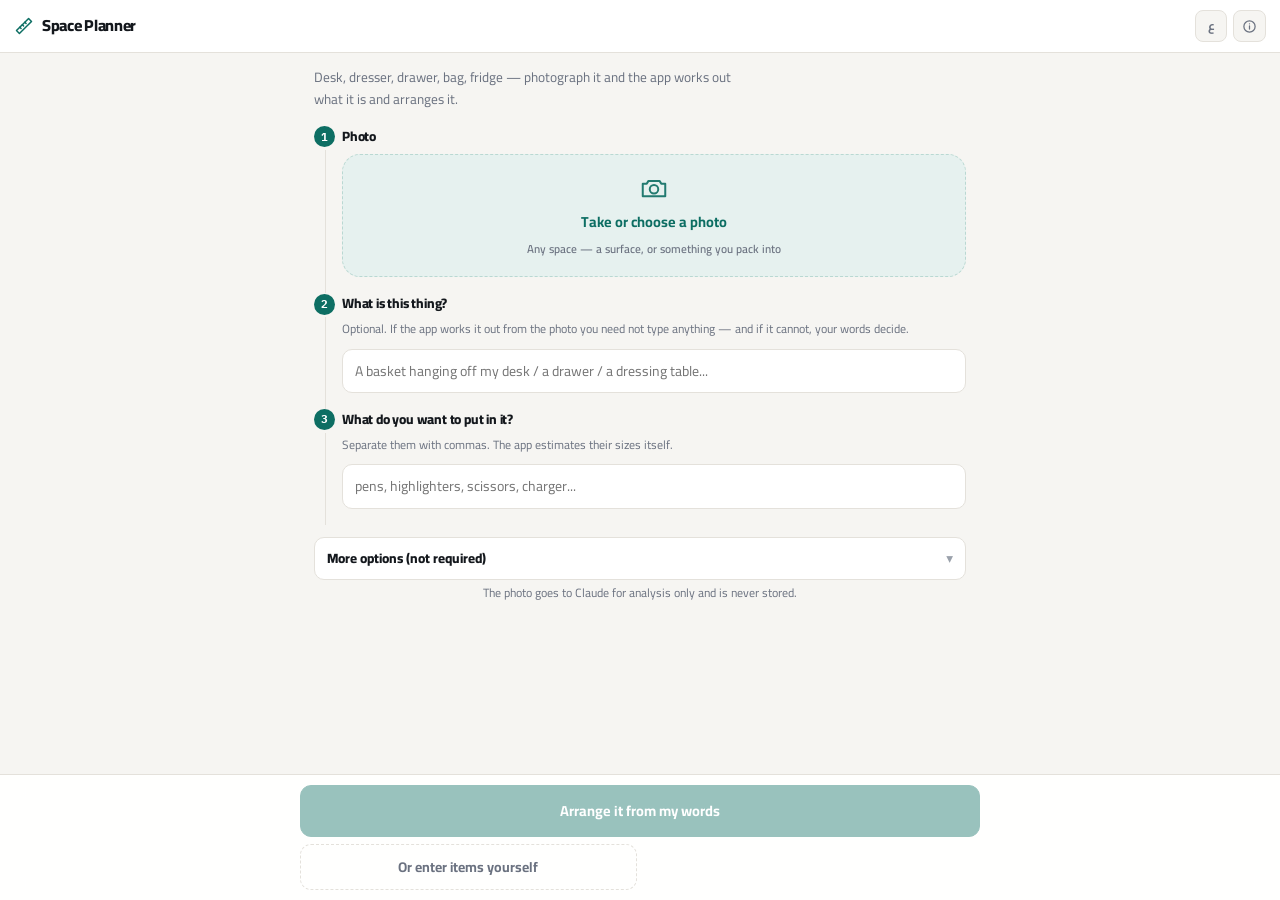
<file: space-planner/index.html>
<!doctype html>
<html lang="ar" dir="rtl">
<head>
<meta charset="utf-8">
<meta name="viewport" content="width=device-width, initial-scale=1, viewport-fit=cover">
<title>مرتّب المساحة</title>
<meta name="description" content="صوّر مكتبك أو شنطتك، والتطبيق يقيسها بالسنتيمتر ويقولك ترتّبها إزاي بالظبط. مجاني وبيشتغل من متصفحك.">
<meta name="theme-color" content="#0f7b6c">
<link rel="manifest" href="manifest.json">
<link rel="manifest" href="manifest.json">
<link rel="icon" href="icon.svg" type="image/svg+xml">
<link rel="apple-touch-icon" href="icon-192.png">
<meta name="apple-mobile-web-app-capable" content="yes">
<meta name="apple-mobile-web-app-status-bar-style" content="default">
<meta name="apple-mobile-web-app-title" content="مرتّب المساحة">
<meta name="mobile-web-app-capable" content="yes">
<link rel="apple-touch-icon" href="icon.svg">
<link rel="preconnect" href="https://fonts.googleapis.com">
<link rel="preconnect" href="https://fonts.gstatic.com" crossorigin>
<link href="https://fonts.googleapis.com/css2?family=Cairo:wght@400;600;700;800&family=IBM+Plex+Mono:wght@500;600;700&display=swap" rel="stylesheet">
<link rel="stylesheet" href="css/app.css">
</head>
<body>

<header class="topbar">
  <div class="topbar-row">
    <div class="brand">
      <svg width="20" height="20" viewBox="0 0 24 24" fill="none" stroke="currentColor" stroke-width="1.8" stroke-linecap="round" stroke-linejoin="round" aria-hidden="true">
        <path d="M3 17.5 17.5 3l3.5 3.5L6.5 21z"/>
        <path d="M7 13.5 8.5 15M10 10.5 11.5 12M13 7.5 14.5 9"/>
      </svg>
      <h1 data-i18n="appName">مرتّب المساحة</h1>
    </div>
    <div class="topbar-actions">
      <button id="btnLang" class="icon-btn" type="button">EN</button>
      <button id="btnSettings" class="icon-btn" type="button" aria-label="info">
        <svg width="15" height="15" viewBox="0 0 24 24" fill="none" stroke="currentColor" stroke-width="2" stroke-linecap="round" aria-hidden="true">
          <circle cx="12" cy="12" r="9"/><path d="M12 11v5"/><path d="M12 7.6v.1"/>
        </svg>
      </button>
    </div>
  </div>
</header>

<main id="app">


  <section class="screen active" data-screen="capture">
    <p class="lead" data-i18n="lead"></p>

    <div class="field">
      <label class="label"><span class="stepno">1</span> <span data-i18n="step3">الصورة</span></label>
      <input id="fileInput" type="file" accept="image/*" capture="environment" hidden>
      <button id="btnPick" class="photo-tile" type="button">
        <svg width="30" height="30" viewBox="0 0 24 24" fill="none" stroke="currentColor" stroke-width="1.6" stroke-linecap="round" stroke-linejoin="round" aria-hidden="true">
          <path d="M3 8.5h3.2l1.4-2.2h8.8l1.4 2.2H21v10H3z"/><circle cx="12" cy="13" r="3.4"/>
        </svg>
        <span data-i18n="takePhoto"></span>
        <small data-i18n="photoHint"></small>
      </button>
      <div id="preview" class="preview hidden"><img id="previewImg" alt=""></div>
    </div>


    <div class="field">
      <label class="label"><span class="stepno">2</span> <span data-i18n="qWhat"></span></label>
      <p class="hint" data-i18n="qWhatHint"></p>
      <input id="whatInput" class="input" type="text" maxlength="160" data-i18n-ph="qWhatPh" placeholder="">
    </div>

    <div class="field">
      <label class="label"><span class="stepno">3</span> <span data-i18n="qPut"></span></label>
      <p class="hint" data-i18n="qPutHint"></p>
      <input id="putInput" class="input" type="text" maxlength="300" data-i18n-ph="qPutPh" placeholder="">
    </div>

    <details class="panel" id="morePanel">
      <summary data-i18n="moreOptions"></summary>
      <label class="label sub" data-i18n="spaceTypeQ"></label>
      <select id="spaceType" class="input"></select>
      <label class="label sub" data-i18n="handQ"></label>
      <select id="dominantHand" class="input">
        <option value="right" data-i18n="handRight"></option>
        <option value="left" data-i18n="handLeft"></option>
      </select>
      <input id="intent" class="input" type="text" maxlength="120" data-i18n-ph="intentPlaceholder" placeholder="">
    </details>

    <p class="hint center" data-i18n="privacy"></p>

    <div id="savedScans" class="saved hidden">
      <h3 data-i18n="saved">محفوظات</h3>
      <ul id="savedList"></ul>
    </div>
  </section>

  <!-- ═══ ٣) مراجعة الحاجات ═══ -->
  <section class="screen" data-screen="review">
    <button class="back" data-goto="capture" data-i18n="back"></button>
    <h2 data-i18n="reviewTitle"></h2>
    <div id="scaleBanner" class="banner"></div>
    <div id="detectedSpace" class="detected hidden">
      <div class="detected-row">
        <span><span data-i18n="spaceIs"></span> <b id="detectedName">—</b></span>
        <button id="btnChangeSpace" class="link-btn" data-i18n="changeIt"></button>
      </div>
      <div id="changeSpaceWrap" class="hidden">
        <input id="adaptIntent" class="input" type="text" maxlength="120" data-i18n-ph="adaptPlaceholder" placeholder="">
        <button id="btnAdapt" class="btn ghost" data-i18n="adaptBtn"></button>
      </div>
      <ul id="rulesList" class="rules"></ul>
      <p id="handNote" class="hint hidden"></p>
    </div>
    <div id="photoRef" class="photo-ref hidden">
      <img id="photoRefImg" alt="">
      <p class="hint" id="photoRefNote"></p>
    </div>
    <p class="hint" data-i18n="reviewHint"></p>
    <div id="itemsList" class="items"></div>
    <button id="btnAddItem" class="btn ghost" data-i18n="addItem"></button>
  </section>

  <!-- ═══ ٤) النتيجة ═══ -->
  <section class="screen" data-screen="result">
    <button class="back" data-goto="review" data-i18n="backToSizes"></button>
    <h2 id="resultTitle"></h2>
    <div id="autoSkipBar" class="banner ok skip-bar hidden">
      <span data-i18n="autoAccepted"></span>
      <button id="btnOpenReview" class="link-btn" type="button" data-i18n="openReview"></button>
      <button id="btnDismissSkip" class="link-btn" type="button" data-i18n="dismissBar"></button>
    </div>
    <div id="statsRow" class="stats"></div>

    <div id="planView" class="plan"></div>

    <div id="photoView" class="photo-plan hidden">
      <img id="photoBase" alt="">
      <div id="photoOverlay"></div>
      <p class="hint" id="photoNote"></p>
    </div>

    <div id="afterImageWrap" class="hidden">
      <img id="afterImage" alt="">
      <p class="hint" id="afterNote"></p>
    </div>
    <p class="hint" id="realImageHint"></p>

    <div id="editTools" class="edit-tools hidden">
      <button id="btnMoveMode" class="tool" type="button"><span>✋</span><span data-i18n="moveMode"></span></button>
      <button id="btnRemoveItem" class="tool" type="button" disabled><span>🗑</span><span data-i18n="removeItem"></span></button>
      <button id="btnUndo" class="tool" type="button"><span>↩</span><span data-i18n="undoMove"></span></button>
      <button id="btnResetLayout" class="tool" type="button"><span>⟲</span><span data-i18n="resetLayout"></span></button>
      <button id="btnSaveEdit" class="tool primary" type="button"><span>💾</span><span data-i18n="saveEdit"></span></button>
    </div>
    <div id="editBar" class="editbar hidden">
      <span id="editVerdict" class="verdict"></span>
    </div>
    <div id="removedList" class="removed-list hidden"></div>
    <p class="hint" id="editHint"></p>

    <div id="legendView"></div>
    <div id="aiNote" class="ai-note hidden"></div>
    <div id="notesView" class="notes"></div>
    <div id="stepsView" class="steps"></div>
    <details class="panel" id="fitPanel">
      <summary data-i18n="fitTitle"></summary>
      <p class="hint" data-i18n="fitHint"></p>
      <div class="row">
        <input id="fitName" class="input" type="text" maxlength="40" data-i18n-ph="fitName" placeholder="">
        <button id="btnFitAsk" class="btn ghost small" data-i18n="fitAsk"></button>
      </div>
      <div class="row">
        <input id="fitW" class="input" type="number" min="1" step="0.5" data-i18n-ph="sizeW" placeholder="">
        <input id="fitD" class="input" type="number" min="1" step="0.5" data-i18n-ph="sizeD" placeholder="">
        <input id="fitH" class="input" type="number" min="1" step="0.5" data-i18n-ph="sizeH" placeholder="">
      </div>
      <button id="btnFitCheck" class="btn ghost" data-i18n="fitCheck"></button>
      <div id="fitResult" class="ai-note hidden"></div>
    </details>

    <details class="panel" id="spacesPanel">
      <summary data-i18n="spacesTitle"></summary>
      <p class="hint" data-i18n="spacesHint"></p>
      <div id="spacesList"></div>
      <div class="row">
        <select id="addSpaceType" class="input"></select>
        <button id="btnAddSpace" class="btn ghost small" data-i18n="addSpace"></button>
      </div>
      <div id="spacesResult" class="hidden"></div>
    </details>

    <div class="ask">
      <label class="label" for="askInput" data-i18n="askTitle"></label>
      <input id="askInput" class="input" type="text" maxlength="200" data-i18n-ph="askPlaceholder" placeholder="">
      <button id="btnAsk" class="btn ghost" data-i18n="askBtn"></button>
      <div id="askAnswer" class="ai-note hidden"></div>
    </div>
    <div class="actions">
      <button id="btnRealImage" class="btn primary hidden" data-i18n="realImage"></button>
      <button id="btnSave" class="btn ghost" data-i18n="save"></button>
    </div>
  </section>

</main>

<div class="actionbar" id="actionbar">
  <div class="actionbar-inner">
    <button id="btnAnalyze" class="btn primary big" disabled data-i18n="analyze"></button>
    <button id="btnManual" class="btn ghost" data-i18n="manual"></button>
    <button id="btnPlan" class="btn primary big hidden" data-i18n="calc"></button>
  </div>
</div>

<!-- ═══ الإعدادات ═══ -->
<dialog id="settingsDialog">
  <form method="dialog">
    <h2 data-i18n="about"></h2>
    <p class="hint" data-i18n-html="aboutBody"></p>
    <p class="hint" data-i18n="aboutAccuracy"></p>
    <p class="hint" data-i18n="aboutPrivacy"></p>
    <label class="check"><input type="checkbox" id="optAutoSkip" checked> <span data-i18n="optAutoSkip"></span></label>
    <p class="hint" data-i18n="optAutoSkipHint"></p>
    <div id="keyWrap" class="hidden">
      <label class="label" for="apiKey" data-i18n="apiKeyLabel"></label>
      <input id="apiKey" class="input" type="password" autocomplete="off" data-i18n-ph="apiKeyPh" placeholder="">
      <p class="hint" data-i18n-html="apiKeyHint"></p>
    </div>
    <button id="btnInstall" type="button" class="btn ghost hidden" data-i18n="install"></button>
    <div class="row">
      <button value="ok" class="btn primary" data-i18n="ok"></button>
    </div>
  </form>
</dialog>

<div id="toast" class="toast hidden"></div>
<div id="loader" class="loader hidden"><div class="spinner"></div><p id="loaderText"></p></div>

<script type="module" src="js/app.js"></script>
</body>
</html>
</file>
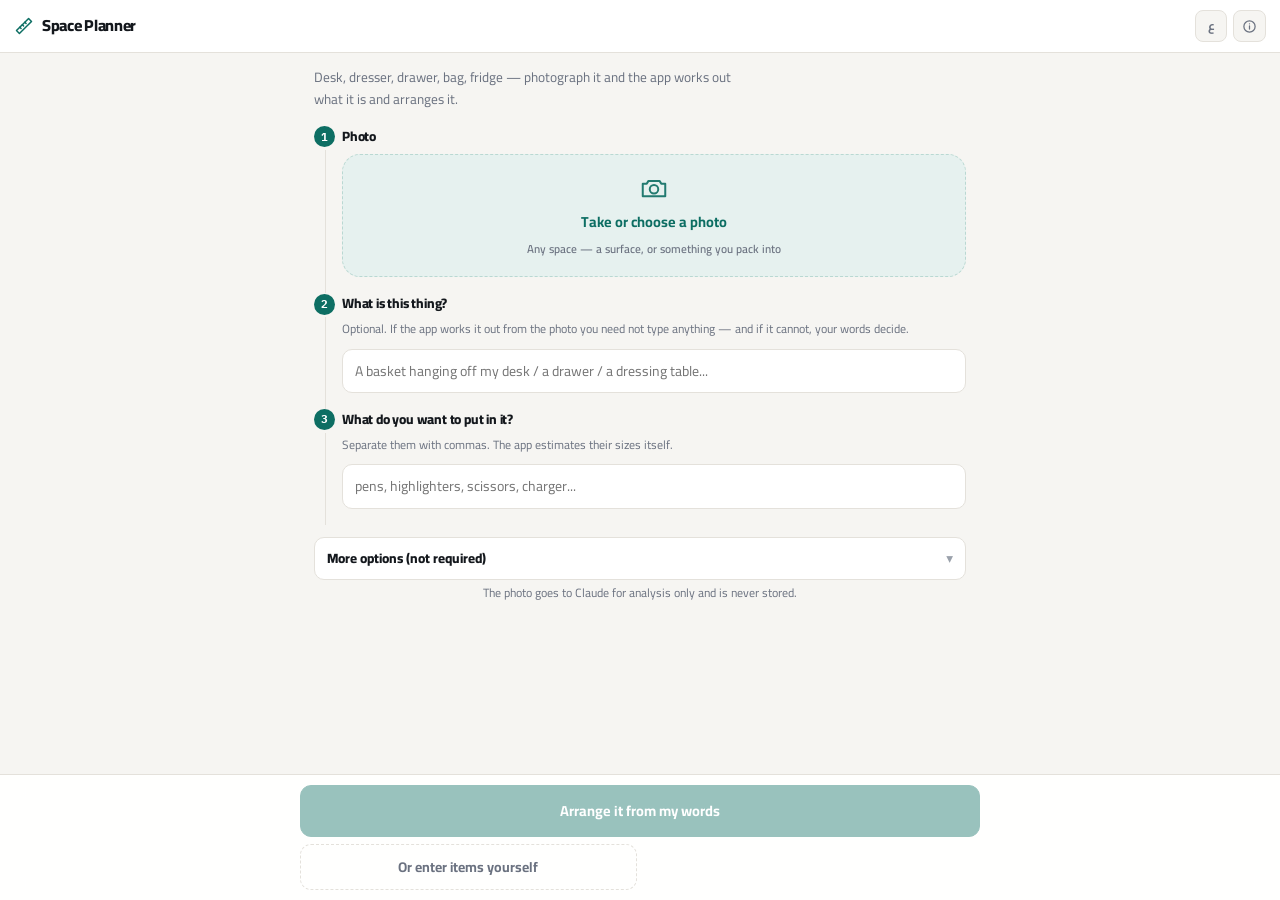
<file: space-planner/dist.html>
<!doctype html>
<html lang="ar" dir="rtl">
<head>
<meta charset="utf-8">
<meta name="viewport" content="width=device-width, initial-scale=1, viewport-fit=cover">
<title>مرتّب المساحة</title>
<meta name="description" content="صوّر مكتبك أو شنطتك، والتطبيق يقيسها بالسنتيمتر ويقولك ترتّبها إزاي بالظبط. مجاني وبيشتغل من متصفحك.">
<meta name="theme-color" content="#0f7b6c">

<link rel="manifest" href="manifest.json">
<link rel="icon" href="icon.svg" type="image/svg+xml">
<link rel="apple-touch-icon" href="icon-192.png">
<meta name="apple-mobile-web-app-capable" content="yes">
<meta name="apple-mobile-web-app-status-bar-style" content="default">
<meta name="apple-mobile-web-app-title" content="مرتّب المساحة">
<meta name="mobile-web-app-capable" content="yes">
<link rel="apple-touch-icon" href="icon.svg">
<link rel="preconnect" href="https://fonts.googleapis.com">
<link rel="preconnect" href="https://fonts.gstatic.com" crossorigin>
<link href="https://fonts.googleapis.com/css2?family=Cairo:wght@400;600;700;800&family=IBM+Plex+Mono:wght@500;600;700&display=swap" rel="stylesheet">
<style>
:root{
--paper:#f6f5f2;
--card:#ffffff;
--line:#e4e1db;
--line-soft:#efedE8;
--ink:#14181d;
--dim:#6b7280;
--faint:#9aa1ab;
--accent:#0d6e63;
--accent-ink:#ffffff;
--accent-soft:#e6f1ef;
--accent-line:#b9d8d2;
--mark:#c2571a;
--mark-soft:#fbeee3;
--ok:#15803d;
--ok-soft:#e4f4e9;
--reach:#b9c2cc;
--r-sm:8px; --r:12px; --r-lg:18px;
--shadow:0 1px 2px rgba(20,24,29,.05);
--shadow-lift:0 2px 4px rgba(20,24,29,.06),0 12px 28px rgba(20,24,29,.07);
--sans:'Cairo',system-ui,-apple-system,'Segoe UI',sans-serif;
--mono:'IBM Plex Mono',ui-monospace,'SF Mono',Menlo,monospace;
}
@media (prefers-color-scheme: dark){
:root:not([data-theme="light"]){
--paper:#131619; --card:#1b1f24; --line:#2b3138; --line-soft:#232830;
--ink:#e8ebee; --dim:#98a1ac; --faint:#6c7681;
--accent:#2fbfae; --accent-ink:#08120f; --accent-soft:#123430; --accent-line:#1e4d46;
--mark:#e8853f; --mark-soft:#33220f;
--ok:#4ade80; --ok-soft:#122b1b;
--reach:#3a434d;
--shadow:0 1px 2px rgba(0,0,0,.4);
--shadow-lift:0 2px 4px rgba(0,0,0,.4),0 12px 28px rgba(0,0,0,.35);
}
}
:root[data-theme="dark"]{
--paper:#131619; --card:#1b1f24; --line:#2b3138; --line-soft:#232830;
--ink:#e8ebee; --dim:#98a1ac; --faint:#6c7681;
--accent:#2fbfae; --accent-ink:#08120f; --accent-soft:#123430; --accent-line:#1e4d46;
--mark:#e8853f; --mark-soft:#33220f;
--ok:#4ade80; --ok-soft:#122b1b;
--reach:#3a434d;
--shadow:0 1px 2px rgba(0,0,0,.4);
--shadow-lift:0 2px 4px rgba(0,0,0,.4),0 12px 28px rgba(0,0,0,.35);
}
*,*::before,*::after{box-sizing:border-box}
body{direction:inherit}
body{
margin:0;background:var(--paper);color:var(--ink);
font-family:var(--sans);line-height:1.6;-webkit-text-size-adjust:100%;
-webkit-font-smoothing:antialiased;
}
img{max-width:100%;display:block}
svg{flex:none}
.num{font-family:var(--mono);font-variant-numeric:tabular-nums;letter-spacing:-.02em}
.topbar{
position:sticky;top:0;z-index:30;background:var(--card);
border-bottom:1px solid var(--line);
padding:0 14px;padding-top:env(safe-area-inset-top);
}
.topbar-row{display:flex;align-items:center;justify-content:space-between;gap:10px;height:52px}
.brand{display:flex;align-items:center;gap:8px;min-width:0}
.brand svg{color:var(--accent)}
.brand h1{
margin:0;font-size:16px;font-weight:800;letter-spacing:-.3px;
white-space:nowrap;overflow:hidden;text-overflow:ellipsis;
}
.topbar-actions{display:flex;gap:6px;flex:none}
.icon-btn{
display:inline-flex;align-items:center;justify-content:center;gap:4px;
height:32px;min-width:32px;padding:0 8px;border-radius:var(--r-sm);
border:1px solid var(--line);background:var(--paper);color:var(--dim);
font:inherit;font-size:12px;font-weight:700;cursor:pointer;transition:.15s;
}
.icon-btn:hover{border-color:var(--accent);color:var(--accent)}
.icon-btn:focus-visible{outline:2px solid var(--accent);outline-offset:2px}
.tabs{
display:grid;grid-template-columns:1fr 1fr;gap:3px;
padding:3px;margin-bottom:10px;
background:var(--paper);border:1px solid var(--line);border-radius:11px;
}
.tab{
display:flex;align-items:center;justify-content:center;gap:7px;
padding:9px 6px;border:0;border-radius:8px;background:none;cursor:pointer;
font:inherit;font-size:13.5px;font-weight:700;color:var(--dim);transition:.16s;
}
.tab svg{opacity:.75}
.tab:hover{color:var(--ink)}
.tab.active{background:var(--card);color:var(--accent);box-shadow:var(--shadow)}
.tab.active svg{opacity:1}
.tab:focus-visible{outline:2px solid var(--accent);outline-offset:1px}
#app{max-width:680px;margin:0 auto;padding:18px 16px 150px}
.screen{display:none}
.screen.active{display:block;animation:rise .22s ease}
@keyframes rise{from{opacity:0;transform:translateY(4px)}to{opacity:1;transform:none}}
@media (prefers-reduced-motion:reduce){.screen.active{animation:none}}
h2{font-size:19px;margin:0 0 4px;font-weight:800;letter-spacing:-.3px;text-wrap:balance}
h3{font-size:14px;margin:22px 0 8px;font-weight:800;letter-spacing:.02em}
.lead{color:var(--dim);margin:0 0 22px;font-size:14.5px;max-width:56ch}
.hint{font-size:12.5px;color:var(--dim);margin:6px 0;line-height:1.55}
.hint.center{text-align:center}
.muted{color:var(--dim)}
.hidden{display:none !important}
a{color:var(--accent)}
.field{position:relative;padding-inline-start:30px;padding-bottom:22px}
.field::before{
content:'';position:absolute;inset-inline-start:11px;top:26px;bottom:0;
width:1px;background:var(--line);
}
.field:last-of-type::before{display:none}
.label{
display:flex;align-items:center;gap:8px;
font-weight:800;font-size:14.5px;margin-bottom:8px;letter-spacing:-.2px;
}
.stepno{
position:absolute;inset-inline-start:0;
display:inline-flex;align-items:center;justify-content:center;
width:23px;height:23px;border-radius:50%;
background:var(--accent);color:var(--accent-ink);
font-family:var(--mono);font-size:11px;font-weight:700;
}
.input{
width:100%;padding:11px 13px;border-radius:10px;
border:1px solid var(--line);background:var(--card);color:var(--ink);
font:inherit;font-size:14.5px;margin-top:7px;transition:.15s;
}
.input:hover{border-color:var(--accent-line)}
.input:focus{outline:none;border-color:var(--accent);box-shadow:0 0 0 3px var(--accent-soft)}
select.input{appearance:none;background-image:none;padding-inline-end:13px}
.row{display:flex;gap:8px;flex-wrap:wrap}
.row>*{flex:1;min-width:96px}
.btn{
display:flex;align-items:center;justify-content:center;gap:8px;
width:100%;padding:12px 16px;border-radius:11px;
border:1px solid var(--line);background:var(--card);color:var(--ink);
font:inherit;font-size:14.5px;font-weight:700;cursor:pointer;
margin-top:9px;transition:.15s;
}
.btn:hover:not(:disabled){border-color:var(--accent);color:var(--accent)}
.btn:focus-visible{outline:2px solid var(--accent);outline-offset:2px}
.btn:disabled{opacity:.42;cursor:not-allowed}
.btn.primary{background:var(--accent);color:var(--accent-ink);border-color:var(--accent)}
.btn.primary:hover:not(:disabled){filter:brightness(1.08);color:var(--accent-ink)}
.btn.ghost{background:transparent;border-style:dashed;color:var(--dim)}
.btn.big{padding:14px 16px;font-size:15px}
.actionbar{
position:fixed;inset-inline:0;bottom:0;z-index:25;
padding:10px 16px calc(10px + env(safe-area-inset-bottom));
background:color-mix(in srgb,var(--card) 92%,transparent);
backdrop-filter:blur(12px);border-top:1px solid var(--line);
}
.actionbar-inner{max-width:680px;margin:0 auto;display:grid;gap:7px}
.actionbar .btn{margin-top:0}
.preview{margin-top:10px;border-radius:var(--r);overflow:hidden;border:1px solid var(--line);background:var(--card)}
.items{display:grid;gap:8px;margin:14px 0}
.item{
display:grid;grid-template-columns:1fr auto;gap:10px;align-items:start;
padding:12px 13px;border:1px solid var(--line);border-radius:var(--r);background:var(--card);
}
.item-name{
font:inherit;font-size:14.5px;font-weight:700;width:100%;padding:1px 0;
border:0;background:none;color:var(--ink);
}
.item-name:focus{outline:none;box-shadow:0 1px 0 var(--accent)}
.item-dims{display:flex;gap:5px;margin-top:9px;flex-wrap:wrap}
.item-dims label{
font-size:10.5px;color:var(--faint);display:flex;flex-direction:column;
gap:3px;align-items:center;font-weight:700;letter-spacing:.03em;
}
.item-dims input{
width:58px;padding:6px 4px;border:1px solid var(--line);border-radius:7px;
background:var(--paper);color:var(--ink);
font-family:var(--mono);font-size:13px;font-variant-numeric:tabular-nums;text-align:center;
}
.item-dims input:focus{outline:none;border-color:var(--accent);background:var(--card)}
.space-size{border-color:var(--accent);background:var(--card)}
.item-dims .wide{flex-basis:100%;align-items:stretch;text-align:start}
.item-dims .wide select{width:100%;margin-top:3px}
.item-dims p.wide{flex-basis:100%;margin:2px 0 0;font-size:10.5px}
.label.sub{font-size:11px;margin-top:8px}
.item select{
padding:6px 9px;border:1px solid var(--line);border-radius:7px;
background:var(--paper);color:var(--dim);font:inherit;font-size:12.5px;
margin-top:8px;margin-inline-end:5px;appearance:none;
}
.item-del{
background:none;border:0;color:var(--faint);font-size:19px;line-height:1;
cursor:pointer;padding:3px 6px;border-radius:6px;
}
.item-del:hover{color:var(--mark);background:var(--mark-soft)}
.conf-low{border-inline-start:3px solid var(--mark)}
.stats{display:flex;gap:7px;flex-wrap:wrap;margin-bottom:16px}
.stat{
flex:1;min-width:78px;padding:11px 8px;background:var(--card);
border:1px solid var(--line);border-radius:var(--r);text-align:center;
}
.stat b{
display:block;font-family:var(--mono);font-size:19px;font-weight:700;
font-variant-numeric:tabular-nums;letter-spacing:-.03em;
}
.stat span{font-size:11px;color:var(--dim);font-weight:600;line-height:1.3;display:block;margin-top:2px}
.plan{
background:var(--card);border:1px solid var(--line);border-radius:var(--r);
padding:8px;overflow-x:auto;
}
.plan-svg{width:100%;height:auto;display:block}
.layers{display:grid;gap:14px}
.layer{margin:0}
.legend{list-style:none;padding:0;margin:11px 0;display:flex;flex-wrap:wrap;gap:9px;font-size:11.5px;color:var(--dim)}
.legend li{display:flex;align-items:center;gap:5px}
.dot{width:9px;height:9px;border-radius:3px;display:inline-block;flex:none}
.banner{padding:10px 12px;border-radius:10px;font-size:12.5px;margin-bottom:12px;line-height:1.5}
.banner.ok{background:var(--ok-soft);color:var(--ok)}
.banner.warn{background:var(--mark-soft);color:var(--mark)}
.skip-bar{display:flex;flex-wrap:wrap;align-items:center;gap:4px 10px}
.skip-bar span{flex:1;min-width:60%}
.skip-bar .link-btn{color:inherit}
.ai-note{
background:var(--accent-soft);border-radius:var(--r);padding:13px 14px;
margin:14px 0;font-size:13.5px;line-height:1.65;
border-inline-start:3px solid var(--accent);color:var(--ink);
}
.notes{display:grid;gap:7px;margin:14px 0}
.note{padding:10px 12px;border-radius:10px;font-size:13px;display:flex;gap:8px;align-items:flex-start;line-height:1.55}
.note.warn{background:var(--mark-soft);color:var(--mark)}
.note.ok{background:var(--ok-soft);color:var(--ok)}
.note.tip{background:var(--card);border:1px solid var(--line);color:var(--dim)}
.steps{margin:14px 0}
.steps ol{padding-inline-start:19px;margin:8px 0}
.steps li{margin-bottom:9px;font-size:13.5px}
.steps .pos{color:var(--dim);font-size:12.5px}
.off-desk{background:var(--mark-soft);border-radius:var(--r);padding:13px 14px;margin-top:14px}
.off-desk h3{margin-top:0;color:var(--mark);font-size:13.5px}
.off-desk ul{margin:6px 0 0;padding-inline-start:19px;font-size:12.5px;color:var(--mark)}
.saved{margin-top:26px}
.saved ul{list-style:none;padding:0;margin:0;display:grid;gap:7px}
.saved li{
display:flex;justify-content:space-between;align-items:center;gap:10px;
padding:11px 13px;border:1px solid var(--line);border-radius:var(--r);
background:var(--card);font-size:13.5px;
}
.saved button{background:none;border:0;font:inherit;font-size:12.5px;color:var(--accent);cursor:pointer;font-weight:700;padding:3px 5px}
.detected{
background:var(--accent-soft);border:1px solid var(--accent-line);
border-radius:var(--r);padding:13px 14px;margin-bottom:13px;
}
.detected-row{display:flex;justify-content:space-between;align-items:center;gap:10px;font-size:13.5px;color:var(--dim)}
.detected-row b{font-size:16px;color:var(--ink);font-weight:800}
.link-btn{background:none;border:0;color:var(--accent);font:inherit;font-size:12.5px;font-weight:700;cursor:pointer;text-decoration:underline;padding:2px}
.rules{list-style:none;padding:0;margin:11px 0 0;display:flex;flex-wrap:wrap;gap:5px}
.rules li{
font-size:11px;background:var(--card);border:1px solid var(--accent-line);
border-radius:20px;padding:3px 9px;color:var(--dim);
}
#changeSpaceWrap{margin-top:10px}
.ask{background:var(--card);border:1px solid var(--line);border-radius:var(--r);padding:14px;margin-top:18px}
.ask .btn{margin-top:8px}
dialog{
border:0;border-radius:var(--r-lg);padding:22px;max-width:420px;width:calc(100% - 32px);
background:var(--card);color:var(--ink);box-shadow:var(--shadow-lift);
}
dialog::backdrop{background:rgba(20,24,29,.55);backdrop-filter:blur(2px)}
dialog h2{margin-top:0}
.check{display:flex;align-items:center;gap:8px;font-size:13.5px;font-weight:700;margin-top:14px;cursor:pointer}
.check input{width:17px;height:17px;accent-color:var(--accent);margin:0;flex:none}
dialog .row{margin-top:16px}
dialog .btn{margin-top:0}
.toast{
position:fixed;bottom:96px;left:50%;transform:translateX(-50%);
background:var(--ink);color:var(--paper);padding:11px 17px;border-radius:10px;
font-size:13.5px;font-weight:600;z-index:100;max-width:90%;text-align:center;
box-shadow:var(--shadow-lift);
}
.loader{
position:fixed;inset:0;background:rgba(20,24,29,.6);backdrop-filter:blur(3px);
display:flex;flex-direction:column;align-items:center;justify-content:center;
gap:14px;z-index:90;color:#fff;font-size:14px;font-weight:600;padding:24px;text-align:center;
}
.spinner{
width:34px;height:34px;border:2.5px solid rgba(255,255,255,.22);
border-top-color:#fff;border-radius:50%;animation:spin .75s linear infinite;
}
@keyframes spin{to{transform:rotate(360deg)}}
@media (min-width:620px){
#app{padding-bottom:130px}
.actionbar-inner{grid-template-columns:1fr 1fr}
.actionbar-inner .btn.primary{grid-column:1/-1}
}
#app{padding:14px 14px 140px}
.lead{margin:0 0 16px;font-size:13.5px}
.field{padding-bottom:16px;padding-inline-start:28px}
.field::before{top:24px}
.label{font-size:13.5px;margin-bottom:5px}
.stepno{width:21px;height:21px;font-size:10.5px}
.hint{font-size:12px;margin:4px 0}
.input{padding:10px 12px;font-size:14px;margin-top:6px}
h2{font-size:17.5px}
h3{font-size:13.5px;margin:18px 0 7px}
.btn{padding:11px 14px;font-size:14px;margin-top:8px}
.btn.big{padding:13px 14px;font-size:14.5px}
.item{padding:10px 11px}
.item-name{font-size:14px}
.stat{padding:9px 6px;min-width:70px}
.stat b{font-size:17px}
.steps li{margin-bottom:7px;font-size:13px}
.note{padding:9px 11px;font-size:12.5px}
.ai-note{padding:12px;font-size:13px}
.detected{padding:11px 12px}
.photo-tile{
display:flex;flex-direction:column;align-items:center;justify-content:center;gap:7px;
width:100%;min-height:104px;padding:18px;margin-top:6px;
border:1.5px dashed var(--accent-line);border-radius:var(--r-lg);
background:var(--accent-soft);color:var(--accent);
font:inherit;font-size:14.5px;font-weight:700;cursor:pointer;transition:.16s;
}
.photo-tile:hover{border-color:var(--accent);background:var(--card)}
.photo-tile:focus-visible{outline:2px solid var(--accent);outline-offset:2px}
.photo-tile svg{opacity:.9}
.photo-tile small{font-size:11.5px;font-weight:600;color:var(--dim)}
@media (max-width:380px){
#app{padding-inline:12px}
.item-dims input{width:52px}
}
.photo-plan{position:relative;margin-top:6px}
.photo-plan img{width:100%;display:block;border-radius:10px}
#photoOverlay{position:absolute;inset:0;cursor:pointer}
#photoOverlay svg{width:100%;height:100%;display:block}
.ov-item{cursor:pointer}
.editbar{display:flex;align-items:center;gap:8px;flex-wrap:wrap;margin-top:8px;
padding:8px 10px;border:1px solid var(--line);border-radius:9px;background:var(--card)}
.verdict{flex:1;font-size:12.5px;font-weight:700;color:var(--dim)}
.verdict.good{color:var(--accent)}
.verdict.bad{color:var(--mark)}
.panel{margin-top:12px;border:1px solid var(--line);border-radius:10px;
background:var(--card);padding:10px 12px}
.panel>summary{cursor:pointer;font-weight:800;font-size:13.5px;color:var(--ink);list-style:none}
.panel>summary::-webkit-details-marker{display:none}
.panel>summary::after{content:'▾';float:inline-end;color:var(--faint)}
.panel[open]>summary::after{content:'▴'}
.panel .row{margin-top:8px}
.btn.small{padding:7px 11px;font-size:12px;white-space:nowrap}
.empty-intro{border-color:var(--mark);background:var(--card)}
.empty-intro .row{margin-top:8px}
.layer figcaption{
margin-top:5px;text-align:center;font-size:11px;color:var(--faint);
font-weight:700;letter-spacing:.02em;
}
.photo-ref{margin-bottom:12px;border:1px solid var(--line);border-radius:var(--r);
overflow:hidden;background:var(--card)}
.photo-ref img{width:100%;max-height:260px;object-fit:contain;background:var(--paper)}
.photo-ref .hint{margin:0;padding:8px 11px}
#describeInput{resize:vertical;min-height:76px;line-height:1.6}
.corner-handle{cursor:grab;touch-action:none}
.corner-handle:active{cursor:grabbing}
#photoOverlay{touch-action:none}
.edit-tools{display:flex;gap:5px;flex-wrap:wrap;margin-top:8px}
.tool{
flex:1;min-width:64px;display:flex;flex-direction:column;align-items:center;gap:2px;
padding:8px 4px;border:1px solid var(--line);border-radius:9px;background:var(--card);
color:var(--dim);font:inherit;font-size:11px;font-weight:700;cursor:pointer;transition:.15s;
}
.tool span:first-child{font-size:15px;line-height:1}
.tool:hover:not(:disabled){border-color:var(--accent);color:var(--accent)}
.tool:disabled{opacity:.4;cursor:not-allowed}
.tool.on{background:var(--accent);color:var(--accent-ink);border-color:var(--accent)}
.tool.primary{border-color:var(--accent-line);color:var(--accent)}
#photoOverlay.moving{cursor:crosshair}
.removed-list{
display:flex;gap:6px;flex-wrap:wrap;align-items:center;margin-top:8px;
padding:9px 11px;border:1px dashed var(--mark);border-radius:9px;background:var(--mark-soft);
}
.removed-list strong{font-size:12px;color:var(--mark);margin-inline-end:4px}
.chip{
border:1px solid var(--mark);border-radius:20px;background:var(--card);color:var(--mark);
font:inherit;font-size:11.5px;font-weight:700;padding:4px 10px;cursor:pointer;
}
.chip:hover{background:var(--mark);color:#fff}
</style>
</head>
<body>

<header class="topbar">
  <div class="topbar-row">
    <div class="brand">
      <svg width="20" height="20" viewBox="0 0 24 24" fill="none" stroke="currentColor" stroke-width="1.8" stroke-linecap="round" stroke-linejoin="round" aria-hidden="true">
        <path d="M3 17.5 17.5 3l3.5 3.5L6.5 21z"/>
        <path d="M7 13.5 8.5 15M10 10.5 11.5 12M13 7.5 14.5 9"/>
      </svg>
      <h1 data-i18n="appName">مرتّب المساحة</h1>
    </div>
    <div class="topbar-actions">
      <button id="btnLang" class="icon-btn" type="button">EN</button>
      <button id="btnSettings" class="icon-btn" type="button" aria-label="info">
        <svg width="15" height="15" viewBox="0 0 24 24" fill="none" stroke="currentColor" stroke-width="2" stroke-linecap="round" aria-hidden="true">
          <circle cx="12" cy="12" r="9"/><path d="M12 11v5"/><path d="M12 7.6v.1"/>
        </svg>
      </button>
    </div>
  </div>
</header>

<main id="app">


  <section class="screen active" data-screen="capture">
    <p class="lead" data-i18n="lead"></p>

    <div class="field">
      <label class="label"><span class="stepno">1</span> <span data-i18n="step3">الصورة</span></label>
      <input id="fileInput" type="file" accept="image/*" capture="environment" hidden>
      <button id="btnPick" class="photo-tile" type="button">
        <svg width="30" height="30" viewBox="0 0 24 24" fill="none" stroke="currentColor" stroke-width="1.6" stroke-linecap="round" stroke-linejoin="round" aria-hidden="true">
          <path d="M3 8.5h3.2l1.4-2.2h8.8l1.4 2.2H21v10H3z"/><circle cx="12" cy="13" r="3.4"/>
        </svg>
        <span data-i18n="takePhoto"></span>
        <small data-i18n="photoHint"></small>
      </button>
      <div id="preview" class="preview hidden"><img id="previewImg" alt=""></div>
    </div>


    <div class="field">
      <label class="label"><span class="stepno">2</span> <span data-i18n="qWhat"></span></label>
      <p class="hint" data-i18n="qWhatHint"></p>
      <input id="whatInput" class="input" type="text" maxlength="160" data-i18n-ph="qWhatPh" placeholder="">
    </div>

    <div class="field">
      <label class="label"><span class="stepno">3</span> <span data-i18n="qPut"></span></label>
      <p class="hint" data-i18n="qPutHint"></p>
      <input id="putInput" class="input" type="text" maxlength="300" data-i18n-ph="qPutPh" placeholder="">
    </div>

    <details class="panel" id="morePanel">
      <summary data-i18n="moreOptions"></summary>
      <label class="label sub" data-i18n="spaceTypeQ"></label>
      <select id="spaceType" class="input"></select>
      <label class="label sub" data-i18n="handQ"></label>
      <select id="dominantHand" class="input">
        <option value="right" data-i18n="handRight"></option>
        <option value="left" data-i18n="handLeft"></option>
      </select>
      <input id="intent" class="input" type="text" maxlength="120" data-i18n-ph="intentPlaceholder" placeholder="">
    </details>

    <p class="hint center" data-i18n="privacy"></p>

    <div id="savedScans" class="saved hidden">
      <h3 data-i18n="saved">محفوظات</h3>
      <ul id="savedList"></ul>
    </div>
  </section>

  <!-- ═══ ٣) مراجعة الحاجات ═══ -->
  <section class="screen" data-screen="review">
    <button class="back" data-goto="capture" data-i18n="back"></button>
    <h2 data-i18n="reviewTitle"></h2>
    <div id="scaleBanner" class="banner"></div>
    <div id="detectedSpace" class="detected hidden">
      <div class="detected-row">
        <span><span data-i18n="spaceIs"></span> <b id="detectedName">—</b></span>
        <button id="btnChangeSpace" class="link-btn" data-i18n="changeIt"></button>
      </div>
      <div id="changeSpaceWrap" class="hidden">
        <input id="adaptIntent" class="input" type="text" maxlength="120" data-i18n-ph="adaptPlaceholder" placeholder="">
        <button id="btnAdapt" class="btn ghost" data-i18n="adaptBtn"></button>
      </div>
      <ul id="rulesList" class="rules"></ul>
      <p id="handNote" class="hint hidden"></p>
    </div>
    <div id="photoRef" class="photo-ref hidden">
      <img id="photoRefImg" alt="">
      <p class="hint" id="photoRefNote"></p>
    </div>
    <p class="hint" data-i18n="reviewHint"></p>
    <div id="itemsList" class="items"></div>
    <button id="btnAddItem" class="btn ghost" data-i18n="addItem"></button>
  </section>

  <!-- ═══ ٤) النتيجة ═══ -->
  <section class="screen" data-screen="result">
    <button class="back" data-goto="review" data-i18n="backToSizes"></button>
    <h2 id="resultTitle"></h2>
    <div id="autoSkipBar" class="banner ok skip-bar hidden">
      <span data-i18n="autoAccepted"></span>
      <button id="btnOpenReview" class="link-btn" type="button" data-i18n="openReview"></button>
      <button id="btnDismissSkip" class="link-btn" type="button" data-i18n="dismissBar"></button>
    </div>
    <div id="statsRow" class="stats"></div>

    <div id="planView" class="plan"></div>

    <div id="photoView" class="photo-plan hidden">
      <img id="photoBase" alt="">
      <div id="photoOverlay"></div>
      <p class="hint" id="photoNote"></p>
    </div>

    <div id="afterImageWrap" class="hidden">
      <img id="afterImage" alt="">
      <p class="hint" id="afterNote"></p>
    </div>
    <p class="hint" id="realImageHint"></p>

    <div id="editTools" class="edit-tools hidden">
      <button id="btnMoveMode" class="tool" type="button"><span>✋</span><span data-i18n="moveMode"></span></button>
      <button id="btnRemoveItem" class="tool" type="button" disabled><span>🗑</span><span data-i18n="removeItem"></span></button>
      <button id="btnUndo" class="tool" type="button"><span>↩</span><span data-i18n="undoMove"></span></button>
      <button id="btnResetLayout" class="tool" type="button"><span>⟲</span><span data-i18n="resetLayout"></span></button>
      <button id="btnSaveEdit" class="tool primary" type="button"><span>💾</span><span data-i18n="saveEdit"></span></button>
    </div>
    <div id="editBar" class="editbar hidden">
      <span id="editVerdict" class="verdict"></span>
    </div>
    <div id="removedList" class="removed-list hidden"></div>
    <p class="hint" id="editHint"></p>

    <div id="legendView"></div>
    <div id="aiNote" class="ai-note hidden"></div>
    <div id="notesView" class="notes"></div>
    <div id="stepsView" class="steps"></div>
    <details class="panel" id="fitPanel">
      <summary data-i18n="fitTitle"></summary>
      <p class="hint" data-i18n="fitHint"></p>
      <div class="row">
        <input id="fitName" class="input" type="text" maxlength="40" data-i18n-ph="fitName" placeholder="">
        <button id="btnFitAsk" class="btn ghost small" data-i18n="fitAsk"></button>
      </div>
      <div class="row">
        <input id="fitW" class="input" type="number" min="1" step="0.5" data-i18n-ph="sizeW" placeholder="">
        <input id="fitD" class="input" type="number" min="1" step="0.5" data-i18n-ph="sizeD" placeholder="">
        <input id="fitH" class="input" type="number" min="1" step="0.5" data-i18n-ph="sizeH" placeholder="">
      </div>
      <button id="btnFitCheck" class="btn ghost" data-i18n="fitCheck"></button>
      <div id="fitResult" class="ai-note hidden"></div>
    </details>

    <details class="panel" id="spacesPanel">
      <summary data-i18n="spacesTitle"></summary>
      <p class="hint" data-i18n="spacesHint"></p>
      <div id="spacesList"></div>
      <div class="row">
        <select id="addSpaceType" class="input"></select>
        <button id="btnAddSpace" class="btn ghost small" data-i18n="addSpace"></button>
      </div>
      <div id="spacesResult" class="hidden"></div>
    </details>

    <div class="ask">
      <label class="label" for="askInput" data-i18n="askTitle"></label>
      <input id="askInput" class="input" type="text" maxlength="200" data-i18n-ph="askPlaceholder" placeholder="">
      <button id="btnAsk" class="btn ghost" data-i18n="askBtn"></button>
      <div id="askAnswer" class="ai-note hidden"></div>
    </div>
    <div class="actions">
      <button id="btnRealImage" class="btn primary hidden" data-i18n="realImage"></button>
      <button id="btnSave" class="btn ghost" data-i18n="save"></button>
    </div>
  </section>

</main>

<div class="actionbar" id="actionbar">
  <div class="actionbar-inner">
    <button id="btnAnalyze" class="btn primary big" disabled data-i18n="analyze"></button>
    <button id="btnManual" class="btn ghost" data-i18n="manual"></button>
    <button id="btnPlan" class="btn primary big hidden" data-i18n="calc"></button>
  </div>
</div>

<!-- ═══ الإعدادات ═══ -->
<dialog id="settingsDialog">
  <form method="dialog">
    <h2 data-i18n="about"></h2>
    <p class="hint" data-i18n-html="aboutBody"></p>
    <p class="hint" data-i18n="aboutAccuracy"></p>
    <p class="hint" data-i18n="aboutPrivacy"></p>
    <label class="check"><input type="checkbox" id="optAutoSkip" checked> <span data-i18n="optAutoSkip"></span></label>
    <p class="hint" data-i18n="optAutoSkipHint"></p>
    <div id="keyWrap" class="hidden">
      <label class="label" for="apiKey" data-i18n="apiKeyLabel"></label>
      <input id="apiKey" class="input" type="password" autocomplete="off" data-i18n-ph="apiKeyPh" placeholder="">
      <p class="hint" data-i18n-html="apiKeyHint"></p>
    </div>
    <button id="btnInstall" type="button" class="btn ghost hidden" data-i18n="install"></button>
    <div class="row">
      <button value="ok" class="btn primary" data-i18n="ok"></button>
    </div>
  </form>
</dialog>

<div id="toast" class="toast hidden"></div>
<div id="loader" class="loader hidden"><div class="spinner"></div><p id="loaderText"></p></div>

<script>

/* js/i18n.js */
const STRINGS = {
ar: {
dir: 'rtl', langName: 'العربية', switchTo: 'English',
appName: 'مرتّب المساحة',
lead: 'مكتب، تسريحة، درج، شنطة، تلاجة... صوّرها والتطبيق يعرف هي إيه ويرتّبها.',
surfaces: 'حاجات بترتب عليها', containers: 'حاجات بترص جواها',
step1: 'المقاس', step2: 'المساحة', step2Bag: 'الشنطة', step3: 'الصورة',
sizeStepQ: 'نعرف السنتيمترات منين؟',
methodAuto: 'لاقيها إنت',
methodRef: 'في الصورة حاجة أنا عارف مقاسها',
methodKnown: 'أنا هكتب مقاس المساحة نفسها',
methodAutoHint: 'الموديل يدوّر بنفسه في الصورة على حاجة مقاسها الحقيقي معروف ويقولنا هي إيه — والقياس بيتحسب من المقاس الموثّق عندنا، مش من كلامه. لو مالقاش حاجة هيقولك.',
methodRefHint: 'التطبيق يلاقي الحاجة دي في الصورة ويقيس عليها كل حاجة تانية.',
methodKnownHint: 'اكتب مقاس المساحة تقريبي براحتك — التطبيق يعاير الصورة عليه ويقيس اللي فيها.',
refGroupExact: 'مقاسات قياسية (دقيقة)',
refGroupCommon: 'حاجات يومية (تقريبية)',
approxNote: 'المقاس ده تقريبي — النتيجة هتقرب من الحقيقة لكن مش مضمونة بالمليمتر.',
refExact: 'مقاس قياسي موثّق',
refApprox: 'حاجة يومية — مقاسها تقريبي',
customRefName: 'الحاجة دي إيه؟',
sizeW: 'العرض', sizeD: 'العمق', sizeH: 'الارتفاع',
unitCm: 'بالسنتيمتر', unitSpan: 'بالشبر', unitInch: 'بالبوصة',
spanIs: 'شبري بيطلع كام سنتيمتر؟',
spanHint: 'شبر الكبير حوالي 20–23 سم. قيسه مرة بالمسطرة واكتبه هنا.',
knownHint: 'تقريبي كفاية. تقدر تعدّل الأرقام في الخطوة اللي بعدها.',
sizeSummary: 'المقاس اللي كتبته: {w}×{d} سم',
sizeSummary3: 'المقاس اللي كتبته: {w}×{d}×{h} سم',
spaceSize: 'مقاس المساحة',
containerSizeHint: 'العرض × العمق × الارتفاع من جوه.',
airlinePreset: 'مقاس جاهز من شركة طيران',
scaleHintSurface: 'حط كارت بنك أو ورقة جنب الحاجات — من غيره المقاسات هتبقى تخمين.',
scaleHintBag: 'حط كارت بنك جنب الحاجات، وافردهم وصوّرهم من فوق.',
customRefCm: 'العرض الحقيقي بالسنتيمتر',
spaceTypeQ: 'المساحة دي إيه؟',
autoDetect: 'اكتشف تلقائياً من الصورة',
autoHint: 'الموديل هيبص على الصورة ويعرف هي إيه ويكتب قواعد ترتيبها بنفسه.',
pickedHint: 'اخترت النوع بنفسك — هيستخدم قواعد جاهزة ومجرّبة.',
intentPlaceholder: 'عايز إيه من المساحة دي؟ (اختياري)',
intentExample: 'مثال: «أجهّز نفسي بسرعة الصبح» أو «أحوّلها ركن مذاكرة»',
handRight: 'بستخدم إيدي اليمين', handLeft: 'بستخدم إيدي الشمال',
bagW: 'العرض سم', bagD: 'العمق سم', bagH: 'الارتفاع سم',
airlineWarn: '⚠️ مقاسات شركات الطيران بتتغيّر — راجع شركتك قبل السفر.',
takePhoto: 'صوّر أو اختار صورة',
photoHint: 'أي مساحة — سطح أو حاجة بترص جواها',
analyze: 'حلّل الصورة',
analyzeWords: 'رتّبها من كلامي',
manual: 'أو أدخل الحاجات بنفسك',
privacy: 'الصورة بتتبعت لـClaude عشان يحللها بس، ومش بتتخزن في أي مكان.',
apiKeyLabel: 'مفتاح Gemini',
apiKeyPh: 'الصق المفتاح هنا',
apiKeyHint: 'مجاني من <b>Google AI Studio</b>. بيتخزن على جهازك بس، ومابيروحش لأي حد غير جوجل. من غيره التطبيق بيشتغل بالإدخال اليدوي عادي.',
b_empty: '📦 المساحة دي فاضية — مفيش حاجات نقيسها، فمش محتاجين مرجع قياس. اكتب مقاسها واللي عايز تحطه فيها.',
qWhat: 'الحاجة دي إيه؟',
qWhatHint: 'اختياري. لو التطبيق عرفها من الصورة مش هتحتاج تكتب — ولو مش عارف، كلامك هو اللي هيمشي.',
qWhatPh: 'سلة معلقة على المكتب / درج / تسريحة...',
qPut: 'عايز تحط فيها إيه؟',
qPutHint: 'اكتبهم بفاصلة. التطبيق يقدّر مقاساتهم لوحده.',
qPutPh: 'أقلام، هايلايتر، مقص، شاحن...',
moreOptions: 'خيارات زيادة (مش لازم)',
handQ: 'بتستخدم أنهي إيد؟',
answerFirst: 'جاوب على سؤال واحد عالأقل: الحاجة دي إيه، أو عايز تحط فيها إيه.',
sizeLikeQ: 'قد إيه تقريباً؟',
sizeKeep: 'سيب المقاس زي ما هو',
sizeGuessHint: '⚠️ المقاس ده تخمين — مالقيناش في الصورة حاجة مقاسها معروف نقيس عليها. اختار «قد إيه» من تحت أو عدّل الأرقام.',
b_guessed: '📐 قدّرنا المقاس من شكل المساحة نفسها. مالقيناش مرجع قياس، فالأرقام تقريبية — صلّحها بـ«قد إيه تقريباً».',
describeTitle: 'أو اوصفها بكلامك',
describeHint: 'مش لازم صورة. اكتب المساحة دي إيه، قد إيه تقريباً، وعايز تحط فيها إيه — والتطبيق يفهم ويرتّب.',
describePh: 'دي سلة معلقة على المكتب، حوالي شبر في شبر وارتفاعها شبر، عايزة أحط فيها أقلام وهايلايتر ومقص...',
describeBtn: '🤖 افهم الوصف ورتّب',
describeExample: 'التقريب كفاية — «حوالي شبر»، «صغيرة»، «بمقاس علبة مناديل». تقدر تعدّل كل رقم بعد كده.',
describeNeed: 'اكتب وصف المساحة الأول',
describeGot: 'فهمنا: {what} — و{n} حاجة. راجع الأرقام قبل الحساب.',
describeNone: 'مفهمناش الوصف. جرب تقول المساحة دي إيه وقد إيه وعايز تحط فيها إيه.',
b_described: '✍️ المساحة اتفهمت من وصفك إنت، من غير صورة. الأرقام دي تقديرية — عدّل أي حاجة.',
photoKept: 'صورتك ظاهرة هنا كمرجع — التطبيق مقدرش يحللها، بس إنت تقدر تبص عليها وإنت بتظبط الأرقام.',
emptyTitle: 'المساحة دي فاضية',
emptyTitleManual: 'قول عايز تحط إيه',
emptyHintManual: 'اكتب مقاس المساحة فوق، وبعدين قول عايز تحط فيها إيه بجملة عادية — والتطبيق يقولك إيه اللي يدخل وإيه اللي لأ. مش محتاج صورة.',
emptyHint: 'صوّرت مساحة مفيهاش حاجات — يعني سؤالك مش «رتّبلي اللي موجود» لكن «إيه اللي يدخل هنا؟». اكتب المقاس فوق، وقول عايز تحط إيه.',
wishPh: 'أقلام، مقص، شاحن...',
wishBtn: '🤖 هاتهم',
wishNeed: 'اكتب اللي عايز تحطه الأول',
wishNone: 'مفهمناش اللي كتبته — جرب تكتبهم مفصولين بفاصلة',
wishAdded: 'ضفنا {n} حاجة — عدّل أي مقاس قبل الحساب',
photoExact: 'المخطط مرسوم على صورتك بأركان السطح اللي التطبيق شافها.',
photoApprox: '⚠️ الأركان تقريبية — التطبيق شاف حدود السطح بس مش أركانه، فالرسم على الصورة تقديري.',
photoNoImage: 'محتاج صورة عشان نرسم عليها.',
photoDrag: '👆 اسحب النقط الأربعة على حواف مساحتك في الصورة — والحاجات هتترص جواها على طول.',
photoDragHint: 'ظبّط النقط الأربعة على حواف المساحة، وشوف الحاجات وهي بتترص جواها.',
editHint: 'دوس على أي حاجة تختارها، وبعدين دوس على مكان فاضي تنقلها له، أو على حاجة تانية تبدّلهم.',
editPicked: 'اخترت {what} — دوس على مكان أو على حاجة تانية.',
vBetter: '✅ أحسن بـ{n} — وفّرت {cm} سم مد إيد',
vWorse: '⚠️ أوحش بـ{n}',
vSame: '= نفس الكفاءة تقريباً',
vIllegal: '⛔ {why}',
e_overlaps: 'متراكبة على {what}',
e_edge: 'قريبة أوي من حرف السطح',
e_blocks: 'حاجبة {what}',
e_noRoom: 'مفيش مكان هنا',
undoMove: 'رجّع', resetLayout: 'ترتيب التطبيق',
moveMode: 'حرّك', removeItem: 'شيل', saveEdit: 'احفظ',
moveModeOn: '✋ وضع التحريك شغال — دوس على حاجة تمسكها.',
moveModeOff: 'وضع التحريك اتقفل.',
pickFirst: 'دوس على حاجة الأول',
removedOne: 'شيلنا {what}. دوس عليها تحت عشان ترجّعها.',
restoredOne: 'رجّعنا {what}.',
removedTitle: 'شيلتهم من المساحة',
editSaved: 'تعديلاتك اتحفظت ✅',
tooBigMsg: '⛔ {what} أكبر من المساحة — مش هتدخل مهما حركتها.',
okHere: '✅ مظبوطة هنا',
fitTitle: '📏 هيدخل ولا لأ؟',
fitHint: 'حاجة لسه مشتريتهاش — اكتب مقاسها ونقولك هتدخل فين، ولا ناقصك كام سنتي.',
fitName: 'إيه هي؟ (مثال: شاشة ٢٧ بوصة)',
fitAsk: '🤖 هات المقاس',
fitCheck: 'شوف هتدخل ولا لأ',
fitYes: '✅ هتدخل — مكانها {where}.',
fitNoRoom: '⚠️ مش هتدخل بالترتيب ده. لو شِلت {what} هتلاقي مكان.',
fitNoRoomHard: '⚠️ مش هتدخل — مفيش مكان فاضي كفاية.',
fitTooBig: '⛔ أكبر من المساحة نفسها — ناقصك {w} سم عرض و{d} سم عمق.',
fitAnchorTaken: '⚠️ مكانها الطبيعي محجوز بـ{what}.',
fitNeedSize: 'اكتب العرض والعمق الأول',
spacesTitle: '🗄️ مساحات متصلة',
spacesHint: 'اللي بيتشال من على السطح بيروح فين؟ ضيف الدرج أو الرف وهنوزّع عليهم.',
addSpace: '+ ضيف',
spaceRemove: 'شيل',
spacesRelocated: '{n} حاجة راحت {where}',
spacesHomeless: '{n} حاجة مالقتش مكان في أي مساحة.',
spacesAllPlaced: 'كل حاجة لقت مكان.',
spacesNeedOne: 'ضيف مساحة واحدة عالأقل',
handDetected: '🤖 التطبيق شاف إنك بتستخدم إيدك {hand} من الصورة.',
left: 'الشمال', right: 'اليمين',
reviewTitle: 'راجع المقاسات',
reviewHint: 'الأرقام محسوبة من مرجع القياس. لو حاجة غلط عدّلها — الترتيب هيتحسب على اللي تأكده.',
spaceIs: 'المساحة دي:', changeIt: 'غيّرها',
handDetected: '🤖 الموديل استنتج من الصورة إنك بتستخدم إيدك ال{hand} وغيّرنا الاختيار. لو ده غلط رجّعه من شاشة التصوير.',
adaptPlaceholder: 'اكتب عايز إيه: «خليها ركن مذاكرة»',
adaptBtn: 'اعمل القواعد من تاني',
surfaceSize: 'مقاس السطح',
surfaceSizeHint: 'التقدير من الصورة بيقل عن الحقيقة. لو تعرف المقاس اكتبه — ده أهم رقم في الحسبة.',
width: 'عرض', depth: 'عمق', height: 'ارتفاع', weight: 'وزن كجم',
weightHint: 'الوزن تقدير — عدّله لو تعرف الرقم الحقيقي. الحد بيتحسب منه.',
addItem: '+ ضيف حاجة', calc: 'احسب الترتيب',
itemName: 'اسم الحاجة', kind: 'النوع', usage: 'الاستخدام', del: 'امسح',
newItem: 'حاجة جديدة',
freqHigh: 'بستخدمها كتير', freqMedium: 'أحياناً', freqLow: 'نادراً',
resultTitle: 'الترتيب المقترح', arrangeOf: 'ترتيب',
autoAccepted: '✅ الثقة في القياس كانت عالية، فقبلنا الأرقام على طول ومروّحناش على المراجعة.',
openReview: 'راجع الأرقام', dismissBar: 'اقفل',
bagResult: 'رص الشنطة',
back: 'رجوع', backToSizes: 'رجوع للمقاسات',
statOnSurface: 'على السطح', statFree: 'فاضي', statRemoved: 'اتشالت',
statFits: 'هتدخل', statNoFit: 'مش هتدخل', statFill: 'امتلاء', statKg: 'كجم',
whyHere: 'كل حاجة وليه اتحطت هنا',
packOrder: 'رصّها بالترتيب ده',
removeThese: 'شيل دول من على السطح',
wontFit: 'دول مش هيدخلوا',
askTitle: 'اسأل عن مساحتك',
askPlaceholder: 'ليه رقبتي بتوجعني؟ / إزاي أخليها أهدى؟',
askBtn: 'اسأل', thinking: 'بفكر...',
realImage: '📸 ورّيني الشكل النهائي',
realImageHint: 'صورة واقعية للترتيب ده — بتتولّد بحسابك وبتكلّف ٢ كريدت.',
realImageHintEdit: 'هياخد صورتك انت ويحط الحاجات جوّاها بنفس الترتيب المحسوب.',
fillingPhoto: 'بحط الحاجات في صورتك... ثانية واحدة.',
needKeyForPhoto: 'عشان أحط الحاجات في صورتك، محتاج مفتاح Gemini مجاني — حطّيه من الإعدادات ⚙️ مرة واحدة.',
aiImageEdited: 'دي صورتك انت والحاجات متحطّة فيها بالترتيب اللي فوق. الأرقام والمخطط هما الدقيق.',
img_sending: 'بجهّز الوصف...',
img_drawing: 'بيرسم الصورة... (نص دقيقة تقريباً)',
img_notGranted: 'محتاج موافقتك على استخدام الكونيكتور عشان أولّد الصورة.',
img_noConnector: 'مفيش كونيكتور توليد صور موصّل بحسابك. ضيفه من إعدادات Claude وارجع.',
img_reauth: 'صلاحية الكونيكتور خلصت — جدّدها من إعدادات Claude.',
img_blocked: 'الكونيكتور مرفوض بسياسة الحساب.',
img_busy: 'في ضغط دلوقتي — استنى شوية وجرب تاني.',
img_timeout: 'الرسم أخد وقت أطول من المتوقع. جرب تاني.',
img_failed: 'الصورة مطلعتش — جرب تاني.',
save: 'احفظ', saved: 'محفوظات', open: 'افتح', erase: 'مسح',
aiImageWarn: '⚠️ دي صورة متولّدة للتخيّل — مش صورتك متعدّلة. الأرقام والمخطط فوق هما الدقيق.',
rotate: '(لفّها)',
about: 'عن التطبيق',
aboutBody: '<b>الذكاء بيشوف بس.</b> الموديل بيتعرّف على الحاجات ونوع المساحة ويكتب قواعدها ويشرح — لكن <b>المقاسات بتتحسب بالرياضة</b> من مرجع القياس، و<b>الترتيب بتقرره خوارزمية</b>، والمخطط مرسوم من الأرقام دي. عشان كده المخطط مستحيل يهلوس.',
aboutAccuracy: 'المقاسات تقديرية: حط مرجع قياس، صوّر من فوق، وراجع الأرقام قبل الحساب. الارتفاع تقدير مش قياس.',
aboutPrivacy: 'محفوظاتك وإعداداتك بتتخزن في متصفحك انت بس.',
optAutoSkip: 'تخطّي المراجعة لما الثقة تبقى عالية',
optAutoSkipHint: 'لما يبقى مرجع القياس قياسي وظاهر كويس والموديل واثق في كل حاجة شافها، بنروح على النتيجة على طول — وتقدر ترجع تراجع من شاشة النتيجة.',
ok: 'تمام', install: 'ثبّته على موبايلك',
installIOS: '📲 للتثبيت: زرار المشاركة ← «إضافة إلى الشاشة الرئيسية»',
youAreHere: 'انت هنا', reachRings: 'الدواير = مدى وصول إيدك',
cm: 'سم', layer: 'طبقة', atHeight: 'على ارتفاع', sideView: 'منظر جانبي — التستيف',
nothingPacked: 'مفيش حاجة اترصت.',
zone_front: 'قدامك مباشرة',
zone_primary: 'في متناول إيدك من غير ما تتحرك',
zone_secondary: 'على بُعد مد دراع',
zone_back: 'في العمق ناحية الحيطة',
zone_far: 'بعيد عن منطقة الشغل',
r_anchorBack: 'قدامك مباشرة وفي أبعد نقطة — دي الحاجة اللي بتبص لها',
r_anchorFront: 'في المنتصف قدامك، وسايب مساحة تشتغل فيها',
r_anchorSide: 'على ناحية إيدك ال{hand} وقريب من إيدك',
r_sideDominant: ' على ناحية إيدك ال{hand}',
r_sideOff: ' على الناحية ال{hand} بعيد عن إيد الشغل',
r_keepDry: ' وبعيد عن الحاجات اللي بتتلف لو اتكب',
r_avoidLight: ' وبعيد عن الشمس',
r_wantsLight: ' وقريب من الضو',
r_hot: ' وحواليه خلوص عشان بيسخن',
r_distance: ' — على بُعد {n} سم منك',
right: 'يمين', left: 'شمال',
off_bulky: 'بتاخد {n} سم² من المساحة وانت نادراً بتستخدمها — مكانها رف أو درج',
off_rare: 'مش بتستخدمها كتير والمساحة مزحومة — مكانها الدرج أو رف',
off_noRoom: 'مفيش مساحة مناسبة ليها على السطح',
n_viewDistance: 'مسافة النظر للشاشة حوالي {n} سم — الموصى بيه 50 لـ 70 سم. السطح ضيق في العمق، فارجع بالكرسي شوية أو ركّب الشاشة على ذراع حائط.',
n_laptop: 'اللابتوب شاشته واطية فبتخلّيك تحني رقبتك. ارفعه على ستاند (أو رزمة كتب) لحد ما تبقى أعلى نقطة في الشاشة على مستوى عينك، واستخدم كيبورد وماوس خارجيين.',
n_windowBack: 'الشباك ورا ضهرك — الضو هيتعكس على الشاشة وهيتعبك. لف السطح بحيث يبقى الشباك على جنبك، أو استخدم ستارة.',
n_windowFront: 'الشباك قدامك ورا الشاشة — هتبص في الضو طول اليوم وعينك هتوجعك. لف السطح ٩٠ درجة عشان الشباك يبقى على جنبك.',
n_windowSide: 'الشباك على جنبك — ده أحسن وضع للإضاءة الطبيعية. ✅',
n_lamp: 'الإضاءة على ناحية إيدك ال{hand} — عشان إيدك متعملش ضل على اللي بتعمله. ✅',
n_liquids: 'السوايل اتحطت بعيد — لو اتكبت مش هتوصل للحاجات اللي بتتلف.',
n_hot: 'الحاجات اللي بتسخن سيبنا حواليها خلوص عشان متقربش من حاجة تتأثر بالحرارة.',
n_removed: 'شيلنا {n} حاجة من على السطح. المساحة الفاضية بتقلل التشتت، ومكانها الأنسب درج أو رف.',
n_overweight: 'وزن اللي عايز تشيله {total} كجم والحد المسموح {limit} كجم — اللي زوّد الوزن مدخلش.',
p_atBottom: 'في القاع', p_atHeight: 'على ارتفاع {n} سم',
p_back: 'ناحية الضهر', p_front: 'قدام',
p_stuff: 'احشرها في الفراغات اللي فضلت بين الحاجات',
p_overweight: 'هيعدّي حد الوزن المسموح',
p_noRoom: 'مفيش مساحة فاضية كفاية',
p_tooBig: 'أكبر من الشنطة نفسها (أطول ضلع {n} سم)',
p_noRoomSoft: 'مفيش فاضي كفاية حتى بعد الكبس',
t_pickPhoto: 'اختار صورة الأول',
t_needSize: 'اكتب مقاس السطح الأول',
t_needBagSize: 'اكتب مقاس الشنطة',
t_needItems: 'محتاجين حاجة واحدة على الأقل بمقاسات صحيحة',
t_needRefCm: 'اكتب عرض مرجع القياس بالسنتيمتر',
t_needKnownSize: 'اكتب عرض وعمق المساحة الأول',
t_spaceNotFound: 'مالقيناش المساحة نفسها في الصورة. صوّرها كاملة في الكادر وحاول تاني.',
t_noAI: 'الميزة دي محتاجة Claude — مش متاحة في العرض ده',
t_noAIphoto: 'تحليل الصور مش متاح هنا — استخدم «أدخل الحاجات بنفسك»',
t_noImages: 'العرض ده مش بيسمح ببعت صور لـClaude — قيد من المنصة، مش مشكلة في صورتك.',
t_writeIntent: 'اكتب عايز إيه من المساحة',
t_needSpace: 'محتاجين نعرف المساحة الأول',
t_writeQuestion: 'اكتب سؤالك',
t_calcFirst: 'احسب الترتيب الأول',
t_rulesChanged: 'القواعد اتغيرت ✅ اضغط «احسب الترتيب»',
t_savedOk: 'اتحفظ في متصفحك ✅',
t_savedFull: 'مساحة المتصفح مليانة — امسح محفوظات قديمة',
t_noOriginal: 'مفيش صورة أصلية',
t_noRules: 'الموديل مرجعش قواعد صالحة — جرب صياغة تانية',
t_noAnswer: 'مالقيتش إجابة — جرب صياغة تانية',
t_refNotFound: 'مالقيناش {what} في الصورة. حطه في مكان واضح وصوّر تاني.',
t_autoRefNone: 'الموديل مالقاش في الصورة أي حاجة مقاسها معروف يعاير عليها. اختار مرجع قياس من الليستة، أو اكتب مقاس المساحة بنفسك.',
t_autoRefUnknown: 'الموديل شاف «{what}» بس مقاسه الحقيقي مش موثّق عندنا، ومش هنصدّق رقم من عنده. اختار مرجع من الليستة أو اكتب المقاس بنفسك.',
t_noObjects: 'مالقيناش حاجات في الصورة. جرب صورة أوضح أو ضيف الحاجات بنفسك.',
t_analyzing: 'الموديل بيبص على الصورة...',
t_rewriting: 'بكتب القواعد من تاني...',
t_drawing: 'برسم صورة «بعد الترتيب»...',
b_scaleOk: '✅ لقينا مرجع القياس ({what}). دقة القياس: <b>{level}</b>',
b_scaleAuto: '🤖 الموديل اختار مرجع القياس بنفسه: <b>{what}</b> — {kind}. القياس اتحسب من المقاس الموثّق عندنا. دقة القياس: <b>{level}</b>',
b_scaleWarn: '⚠️ دقة القياس <b>{level}</b> — المرجع صغير أو متصوّر بزاوية مايلة. راجع الأرقام أو صوّر تاني من فوق.',
b_known: 'المقاس من عندك: {w}×{d} سم — كل حاجة في الصورة اتقاست عليه.',
b_manual: '✍️ إدخال يدوي — اكتب المقاسات بالمسطرة. الحساب والترتيب هيشتغلوا من غير أي AI.',
conf_high: 'عالية', conf_mid: 'متوسطة', conf_low: 'منخفضة',
scaleRef: 'مرجع القياس',
sep: '، ',
},
en: {
dir: 'ltr', langName: 'English', switchTo: 'العربية',
appName: 'Space Planner',
lead: 'Desk, dresser, drawer, bag, fridge — photograph it and the app works out what it is and arranges it.',
surfaces: 'Things you arrange on', containers: 'Things you pack into',
step1: 'Size', step2: 'The space', step2Bag: 'The bag', step3: 'Photo',
sizeStepQ: 'Where do the centimetres come from?',
methodAuto: 'Find it yourself',
methodRef: 'Something in the photo whose size I know',
methodKnown: "I'll type the size of the space itself",
methodAutoHint: 'The model hunts the photo for an object whose real size is reliably known and tells us which one — the measurement then comes from our documented size for it, not from anything it says. If it finds nothing, it says so.',
methodRefHint: 'The app finds that object in the photo and measures everything else against it.',
methodKnownHint: 'Type the size of the space, roughly is fine — the app calibrates the photo from it.',
refGroupExact: 'Standard sizes (exact)',
refGroupCommon: 'Everyday objects (approximate)',
approxNote: 'This size is approximate — the result will be close, but not millimetre-accurate.',
refExact: 'a documented standard size',
refApprox: 'an everyday object — its size is approximate',
customRefName: 'What is it?',
sizeW: 'Width', sizeD: 'Depth', sizeH: 'Height',
unitCm: 'in centimetres', unitSpan: 'in hand spans', unitInch: 'in inches',
spanIs: 'How many centimetres is your hand span?',
spanHint: 'An adult span is about 20–23 cm. Measure it once with a ruler and type it here.',
knownHint: 'Roughly is enough. You can correct the numbers in the next step.',
sizeSummary: 'Size you typed: {w}×{d} cm',
sizeSummary3: 'Size you typed: {w}×{d}×{h} cm',
spaceSize: 'Space size',
containerSizeHint: 'Width × depth × height, measured inside.',
airlinePreset: 'Ready-made airline size',
scaleHintSurface: 'Put a bank card or sheet of paper next to your things — without one, every measurement is a guess.',
scaleHintBag: 'Put a bank card next to the items, lay them out, and shoot from above.',
customRefCm: 'Real width in centimetres',
spaceTypeQ: 'What is this space?',
autoDetect: 'Detect from the photo',
autoHint: 'The model looks at the photo, works out what the space is, and writes its arrangement rules.',
pickedHint: 'You picked the type — it will use ready-made, tested rules.',
intentPlaceholder: 'What do you want from this space? (optional)',
intentExample: 'e.g. "get ready fast in the morning" or "turn it into a study corner"',
handRight: 'I am right-handed', handLeft: 'I am left-handed',
bagW: 'Width cm', bagD: 'Depth cm', bagH: 'Height cm',
airlineWarn: '⚠️ Airline limits change — check your airline before flying.',
takePhoto: 'Take or choose a photo',
photoHint: 'Any space — a surface, or something you pack into',
analyze: 'Analyse photo',
analyzeWords: 'Arrange it from my words',
manual: 'Or enter items yourself',
privacy: 'The photo goes to Claude for analysis only and is never stored.',
apiKeyLabel: 'Gemini key',
apiKeyPh: 'Paste your key here',
apiKeyHint: 'Free from <b>Google AI Studio</b>. Stored on your device only, and sent to nobody but Google. Without it the app still works with manual entry.',
b_empty: '📦 This space is empty — there is nothing to measure, so no scale reference is needed. Type its size and what you want to put in it.',
qWhat: 'What is this thing?',
qWhatHint: 'Optional. If the app works it out from the photo you need not type anything — and if it cannot, your words decide.',
qWhatPh: 'A basket hanging off my desk / a drawer / a dressing table...',
qPut: 'What do you want to put in it?',
qPutHint: 'Separate them with commas. The app estimates their sizes itself.',
qPutPh: 'pens, highlighters, scissors, charger...',
moreOptions: 'More options (not required)',
handQ: 'Which hand do you use?',
answerFirst: 'Answer at least one: what the thing is, or what you want to put in it.',
sizeLikeQ: 'Roughly the size of what?',
sizeKeep: 'Leave the size as it is',
sizeGuessHint: '⚠️ This size is a guess — we found nothing in the photo of a known size to measure against. Pick a comparison below, or edit the numbers.',
b_guessed: '📐 We estimated the size from the shape of the space itself. No scale reference was found, so the numbers are approximate — correct them with "roughly the size of what?".',
describeTitle: 'Or describe it in words',
describeHint: 'No photo needed. Say what the space is, roughly how big, and what you want to put in it — the app works out the rest.',
describePh: 'A basket hanging off my desk, about a hand-span square and a span tall, I want to put pens, highlighters and scissors in it...',
describeBtn: '🤖 Read it and arrange',
describeExample: 'Rough is fine — "about a span", "small", "the size of a tissue box". You can correct every number afterwards.',
describeNeed: 'Describe the space first',
describeGot: 'Understood: {what} — and {n} item(s). Check the numbers before calculating.',
describeNone: 'We could not read that. Try saying what the space is, how big, and what you want to put in it.',
b_described: '✍️ The space was understood from your own description, with no photo. These numbers are estimates — correct anything.',
photoKept: 'Your photo is shown here for reference — the app could not analyse it, but you can look at it while you set the numbers.',
emptyTitle: 'This space is empty',
emptyTitleManual: 'Say what you want to put in',
emptyHintManual: 'Type the size of the space above, then say what you want to put in it in a plain sentence — the app tells you what fits and what does not. No photo needed.',
emptyHint: 'You photographed a space with nothing in it — so your question is not "arrange what is here" but "what fits in here?". Type the size above, and say what you want to put in.',
wishPh: 'pens, scissors, charger...',
wishBtn: '🤖 Add them',
wishNeed: 'Type what you want to put in first',
wishNone: 'We could not read that — try separating them with commas',
wishAdded: 'Added {n} item(s) — correct any size before calculating',
photoExact: 'The plan is drawn onto your photo using the surface corners the app found.',
photoApprox: '⚠️ The corners are approximate — the app saw the edges of the surface but not its corners, so this drawing is an estimate.',
photoNoImage: 'A photo is needed to draw on.',
photoDrag: '👆 Drag the four dots onto the edges of your space in the photo — the items settle inside as you move them.',
photoDragHint: 'Put the four dots on the edges of the space, and watch the items land inside it.',
editHint: 'Tap anything to pick it up, then tap an empty spot to move it there, or another item to swap the two.',
editPicked: '{what} picked up — tap a spot, or another item.',
vBetter: '✅ Better by {n} — {cm} cm less reaching',
vWorse: '⚠️ Worse by {n}',
vSame: '= About the same',
vIllegal: '⛔ {why}',
e_overlaps: 'overlapping {what}',
e_edge: 'too close to the edge',
e_blocks: 'blocking {what}',
e_noRoom: 'no room here',
undoMove: 'Undo', resetLayout: "App's layout",
moveMode: 'Move', removeItem: 'Remove', saveEdit: 'Save',
moveModeOn: '✋ Move mode is on — tap an item to pick it up.',
moveModeOff: 'Move mode is off.',
pickFirst: 'Tap an item first',
removedOne: 'Removed {what}. Tap it below to put it back.',
restoredOne: '{what} is back.',
removedTitle: 'Taken out of the space',
editSaved: 'Your changes are saved ✅',
tooBigMsg: '⛔ {what} is bigger than the space — it will not fit wherever you move it.',
okHere: '✅ Fine here',
fitTitle: '📏 Will it fit?',
fitHint: "Something you don't own yet — type its size and we'll tell you where it would go, or how much you're short by.",
fitName: 'What is it? (e.g. 27-inch monitor)',
fitAsk: '🤖 Get the size',
fitCheck: 'Check if it fits',
fitYes: '✅ It fits — it would go {where}.',
fitNoRoom: '⚠️ Not with this layout. Remove {what} and it would fit.',
fitNoRoomHard: '⚠️ It does not fit — not enough free space.',
fitTooBig: '⛔ Bigger than the space itself — short by {w} cm of width and {d} cm of depth.',
fitAnchorTaken: '⚠️ Its natural spot is taken by {what}.',
fitNeedSize: 'Enter the width and depth first',
spacesTitle: '🗄️ Linked spaces',
spacesHint: 'Where does what comes off the surface actually go? Add the drawer or the shelf and we will spread things across them.',
addSpace: '+ Add',
spaceRemove: 'Remove',
spacesRelocated: '{n} item(s) moved to {where}',
spacesHomeless: '{n} item(s) found no home in any space.',
spacesAllPlaced: 'Everything found a home.',
spacesNeedOne: 'Add at least one space',
handDetected: '🤖 The app worked out from the photo that you are {hand}-handed.',
left: 'left', right: 'right',
reviewTitle: 'Check the measurements',
reviewHint: 'These come from the scale reference. Fix anything wrong — the layout uses what you confirm.',
spaceIs: 'This space is:', changeIt: 'Change',
handDetected: '🤖 From the photo the model worked out you are {hand}-handed, and we changed the setting. If that is wrong, set it back on the photo screen.',
adaptPlaceholder: 'Say what you want: "make it a study corner"',
adaptBtn: 'Rewrite the rules',
surfaceSize: 'Surface size',
surfaceSizeHint: 'A photo taken at an angle under-reads depth. If you know the real size, type it — this is the most important number here.',
width: 'Width', depth: 'Depth', height: 'Height', weight: 'Weight kg',
weightHint: 'Weight is an estimate — correct it if you know the real number. The limit is computed from it.',
addItem: '+ Add item', calc: 'Compute layout',
itemName: 'Item name', kind: 'Type', usage: 'Usage', del: 'Delete',
newItem: 'New item',
freqHigh: 'Constantly', freqMedium: 'Sometimes', freqLow: 'Rarely',
resultTitle: 'Suggested layout', arrangeOf: '',
autoAccepted: '✅ Measurement confidence was high, so we accepted the numbers and skipped the review step.',
openReview: 'Check the numbers', dismissBar: 'Dismiss',
bagResult: 'Bag packing',
back: 'Back', backToSizes: 'Back to measurements',
statOnSurface: 'on the surface', statFree: 'free space', statRemoved: 'removed',
statFits: 'fit', statNoFit: 'do not fit', statFill: 'filled', statKg: 'kg',
whyHere: 'Every item, and why it sits there',
packOrder: 'Pack in this order',
removeThese: 'Take these off the surface',
wontFit: 'These will not fit',
askTitle: 'Ask about your space',
askPlaceholder: 'Why does my neck hurt? / How do I make it calmer?',
askBtn: 'Ask', thinking: 'Thinking...',
realImage: '📸 Show me how it would look',
realImageHint: 'A realistic photo of this arrangement — generated on your own account, 2 credits.',
realImageHintEdit: 'It takes your own photo and puts the things inside it, in the arrangement above.',
fillingPhoto: 'Putting the things into your photo... one moment.',
needKeyForPhoto: 'To put the things into your photo I need a free Gemini key — add it once in Settings ⚙️.',
aiImageEdited: 'This is your own photo with the things placed in it. The numbers and the plan are the exact part.',
img_sending: 'Writing the description...',
img_drawing: 'Painting it... (about half a minute)',
img_notGranted: 'We need your permission to use the connector before generating.',
img_noConnector: 'No image connector is linked to your account. Add one in Claude settings and come back.',
img_reauth: 'The connector needs signing in again — do it in Claude settings.',
img_blocked: 'Your account policy blocks this connector.',
img_busy: 'Busy right now — wait a moment and try again.',
img_timeout: 'It took longer than expected. Try again.',
img_failed: 'The image did not come out — try again.',
save: 'Save', saved: 'Saved', open: 'Open', erase: 'Delete',
aiImageWarn: '⚠️ A generated impression, not your photo retouched. The numbers above are the accurate part.',
rotate: '(turn it)',
about: 'About',
aboutBody: '<b>The AI only looks.</b> It recognises the items, identifies the space, writes its rules and explains — but <b>the measurements are arithmetic</b> from the scale reference, <b>the layout is decided by an algorithm</b>, and the plan is drawn from those numbers. That is why the plan cannot hallucinate.',
aboutAccuracy: 'Measurements are estimates: include a scale reference, shoot from above, and check the numbers before computing. Height is estimated, not measured.',
aboutPrivacy: 'Your saved layouts and settings stay in your own browser.',
optAutoSkip: 'Skip the review step when confidence is high',
optAutoSkipHint: 'When the scale reference is a documented standard, clearly visible, and the model is confident about everything it saw, we go straight to the result — you can still open the review from there.',
ok: 'Got it', install: 'Install on your phone',
installIOS: '📲 To install: Share button → "Add to Home Screen"',
youAreHere: 'you are here', reachRings: 'rings = your reach',
cm: 'cm', layer: 'Layer', atHeight: 'at height', sideView: 'Side view — stacking',
nothingPacked: 'Nothing was packed.',
zone_front: 'directly in front of you',
zone_primary: 'within reach without moving',
zone_secondary: 'an arm-stretch away',
zone_back: 'at the back, toward the wall',
zone_far: 'away from the working area',
r_anchorBack: 'directly in front of you at the furthest point — this is what you look at',
r_anchorFront: 'centred in front of you, leaving room to work',
r_anchorSide: 'on your {hand} side, close to your hand',
r_sideDominant: ' on your {hand} side',
r_sideOff: ' on the {hand} side, away from your working hand',
r_keepDry: ' and away from anything a spill would ruin',
r_avoidLight: ' and out of the sunlight',
r_wantsLight: ' and near the light',
r_hot: ' with clearance around it because it gets hot',
r_distance: ' — {n} cm from you',
right: 'right', left: 'left',
off_bulky: 'takes {n} cm² of the surface and you rarely use it — it belongs on a shelf or in a drawer',
off_rare: 'you rarely use it and the surface is crowded — it belongs in a drawer or on a shelf',
off_noRoom: 'no suitable space for it on the surface',
n_viewDistance: 'Viewing distance is about {n} cm — 50 to 70 cm is recommended. The surface is shallow, so sit back a little or mount the screen on an arm.',
n_laptop: 'A laptop screen sits low and bends your neck. Raise it on a stand (or a stack of books) until the top of the screen is at eye level, and use an external keyboard and mouse.',
n_windowBack: 'The window is behind you — light reflects off the screen and tires your eyes. Turn the surface so the window is to your side, or draw a curtain.',
n_windowFront: 'The window faces you behind the screen — you stare into the light all day. Turn the surface 90° so the window is to your side.',
n_windowSide: 'The window is to your side — the best position for natural light. ✅',
n_lamp: 'The light is on your {hand} side — so your hand does not cast a shadow on your work. ✅',
n_liquids: 'Liquids are placed clear of everything a spill would ruin.',
n_hot: 'Items that heat up have clearance around them, away from anything heat affects.',
n_removed: 'We took {n} item(s) off the surface. Clear space cuts distraction — a drawer or shelf suits them better.',
n_overweight: 'What you want to carry weighs {total} kg and the limit is {limit} kg — whatever pushed it over was left out.',
p_atBottom: 'at the bottom', p_atHeight: 'at {n} cm height',
p_back: 'toward the back', p_front: 'at the front',
p_stuff: 'stuff these into the gaps left between things',
p_overweight: 'would exceed the weight limit',
p_noRoom: 'not enough free space',
p_tooBig: 'bigger than the bag itself (longest side {n} cm)',
p_noRoomSoft: 'not enough room even compressed',
t_pickPhoto: 'Choose a photo first',
t_needSize: 'Enter the surface size first',
t_needBagSize: 'Enter the bag size',
t_needItems: 'Need at least one item with valid measurements',
t_needRefCm: 'Enter the reference width in centimetres',
t_needKnownSize: 'Type the width and depth of the space first',
t_spaceNotFound: 'We could not find the space itself in the photo. Fit all of it in frame and try again.',
t_noAI: 'This feature needs Claude — not available in this view',
t_noAIphoto: 'Photo analysis is not available here — use "Enter items yourself"',
t_noImages: 'This view cannot send images to Claude — a platform limit, not a problem with your photo.',
t_writeIntent: 'Say what you want from the space',
t_needSpace: 'We need to know the space first',
t_writeQuestion: 'Type your question',
t_calcFirst: 'Compute the layout first',
t_rulesChanged: 'Rules updated ✅ press "Compute layout"',
t_savedOk: 'Saved in your browser ✅',
t_savedFull: 'Browser storage is full — delete old saves',
t_noOriginal: 'No original photo',
t_noRules: 'The model returned no valid rules — try rephrasing',
t_noAnswer: 'No answer — try rephrasing',
t_refNotFound: 'We could not find {what} in the photo. Put it somewhere clear and shoot again.',
t_autoRefNone: 'The model found nothing in the photo whose real size is reliably known. Pick a scale reference from the list, or type the size of the space yourself.',
t_autoRefUnknown: 'The model spotted "{what}", but we have no documented size for it — and we will not take a number from the model. Pick a reference from the list, or type the size yourself.',
t_noObjects: 'We found no items in the photo. Try a clearer shot, or add items yourself.',
t_analyzing: 'The model is looking at the photo...',
t_rewriting: 'Rewriting the rules...',
t_drawing: 'Drawing the "after" image...',
b_scaleOk: '✅ Scale reference found ({what}). Measurement confidence: <b>{level}</b>',
b_scaleAuto: '🤖 The model picked the scale reference itself: <b>{what}</b> — {kind}. The measurement came from our documented size for it. Measurement confidence: <b>{level}</b>',
b_scaleWarn: '⚠️ Measurement confidence <b>{level}</b> — the reference is small or shot at an angle. Check the numbers, or reshoot from above.',
b_known: 'Your own measurement: {w}×{d} cm — everything in the photo was measured against it.',
b_manual: '✍️ Manual entry — measure with a ruler. Layout and plans work with no AI at all.',
conf_high: 'high', conf_mid: 'medium', conf_low: 'low',
scaleRef: 'the scale reference',
sep: ', ',
},
};
let lang = 'ar';
function getLang() { return lang; }
function setLang(next) {
lang = STRINGS[next] ? next : 'ar';
try { localStorage.setItem('sp.lang', lang); } catch { /* وضع خاص */ }
document.documentElement.dir = STRINGS[lang].dir;
document.documentElement.lang = lang;
return lang;
}
function initLang() {
let saved = null;
try { saved = localStorage.getItem('sp.lang'); } catch { /* وضع خاص */ }
const guess = (navigator.language || '').startsWith('ar') ? 'ar' : 'en';
return setLang(saved || guess);
}
function t(key, params) {
let s = STRINGS[lang]?.[key] ?? STRINGS.ar[key] ?? key;
if (params) for (const [k, v] of Object.entries(params)) s = s.replaceAll(`{${k}}`, v);
return s;
}
function tx(value) {
if (value && typeof value === 'object') return value[lang] ?? value.ar ?? value.en ?? '';
return value ?? '';
}
function tr(reason) {
if (!reason) return '';
if (typeof reason === 'string') return reason;
if (Array.isArray(reason)) return reason.map(tr).join('');
return t(reason.key, resolveParams(reason.params));
}
function resolveParams(params) {
if (!params) return params;
const out = {};
for (const [k, v] of Object.entries(params)) {
out[k] = v && typeof v === 'object' && v.key ? t(v.key) : v;
}
return out;
}
const LANGS = Object.keys(STRINGS);

/* js/geometry.js */
const SCALE_REFERENCES = {
card: {
id: 'card', group: 'exact',
labelAr: { ar: 'كارت بنك / بطاقة هوية', en: 'Bank or ID card' },
hintAr: { ar: 'أي كارت بمقاس البطاقة البنكية (ISO ID-1)', en: 'Any card in ISO ID-1 format' },
widthCm: 8.56, heightCm: 5.398,
},
a4: {
id: 'a4', group: 'exact',
labelAr: { ar: 'ورقة A4', en: 'A4 sheet' },
hintAr: { ar: 'ورقة الطباعة العادية', en: 'Standard printer paper' },
widthCm: 21.0, heightCm: 29.7,
},
a5: {
id: 'a5', group: 'exact',
labelAr: { ar: 'ورقة A5', en: 'A5 sheet' },
hintAr: { ar: 'نص ورقة A4', en: 'Half an A4' },
widthCm: 14.8, heightCm: 21.0,
},
letter: {
id: 'letter', group: 'exact',
labelAr: { ar: 'ورقة Letter (أمريكية)', en: 'US Letter sheet' },
hintAr: { ar: '8.5×11 بوصة', en: '8.5×11 inches' },
widthCm: 21.6, heightCm: 27.9,
},
ruler30: {
id: 'ruler30', group: 'exact',
labelAr: { ar: 'مسطرة 30 سم', en: '30 cm ruler' },
hintAr: { ar: 'المسطرة المدرسية', en: 'The school ruler' },
widthCm: 30.0, heightCm: 3.5,
},
cd: {
id: 'cd', group: 'exact',
labelAr: { ar: 'اسطوانة CD / DVD', en: 'CD or DVD disc' },
hintAr: { ar: 'قطرها 12 سم بالظبط', en: 'Exactly 12 cm across' },
widthCm: 12.0, heightCm: 12.0,
},
can330: {
id: 'can330', group: 'exact',
labelAr: { ar: 'علبة مشروب 330 مل', en: '330 ml drink can' },
hintAr: { ar: 'العلبة المعدنية العادية', en: 'The standard aluminium can' },
widthCm: 6.6, heightCm: 11.5,
},
phone: {
id: 'phone', group: 'common', approx: true,
labelAr: { ar: 'موبايل عادي', en: 'A typical phone' },
hintAr: { ar: 'حوالي 7 سم عرض — بيختلف من موديل للتاني', en: 'About 7 cm wide — varies by model' },
widthCm: 7.2, heightCm: 14.8,
},
pen: {
id: 'pen', group: 'common', approx: true,
labelAr: { ar: 'قلم جاف', en: 'A ballpoint pen' },
hintAr: { ar: 'حوالي 14.5 سم طول', en: 'About 14.5 cm long' },
widthCm: 1.1, heightCm: 14.5,
},
penHolder: {
id: 'penHolder', group: 'common', approx: true,
labelAr: { ar: 'علبة أقلام مكتب', en: 'A desk pen holder' },
hintAr: { ar: 'الكوباية اللي بتتحط فيها الأقلام والهايلايتر', en: 'The cup that holds pens and highlighters' },
widthCm: 8.5, heightCm: 10.0,
},
mug: {
id: 'mug', group: 'common', approx: true,
labelAr: { ar: 'مج قهوة', en: 'A coffee mug' },
hintAr: { ar: 'حوالي 8 سم قطر', en: 'About 8 cm across' },
widthCm: 8.2, heightCm: 9.5,
},
bottle500: {
id: 'bottle500', group: 'common', approx: true,
labelAr: { ar: 'ازازة مية نص لتر', en: 'A 500 ml water bottle' },
hintAr: { ar: 'حوالي 21 سم طول', en: 'About 21 cm tall' },
widthCm: 6.5, heightCm: 21.0,
},
tissueBox: {
id: 'tissueBox', group: 'common', approx: true,
labelAr: { ar: 'علبة مناديل مكعبة', en: 'A cube tissue box' },
hintAr: { ar: 'حوالي 11 سم ضلع', en: 'About 11 cm a side' },
widthCm: 11.0, heightCm: 11.0,
},
mouse: {
id: 'mouse', group: 'common', approx: true,
labelAr: { ar: 'ماوس كمبيوتر', en: 'A computer mouse' },
hintAr: { ar: 'حوالي 6×11.5 سم', en: 'About 6×11.5 cm' },
widthCm: 6.2, heightCm: 11.5,
},
keyboard: {
id: 'keyboard', group: 'common', approx: true,
labelAr: { ar: 'كيبورد عادي', en: 'A full-size keyboard' },
hintAr: { ar: 'حوالي 44 سم عرض', en: 'About 44 cm wide' },
widthCm: 44.0, heightCm: 13.0,
},
laptop14: {
id: 'laptop14', group: 'common', approx: true,
labelAr: { ar: 'لابتوب 14 بوصة', en: 'A 14-inch laptop' },
hintAr: { ar: 'حوالي 32 سم عرض وهو مقفول', en: 'About 32 cm wide when closed' },
widthCm: 32.3, heightCm: 22.6,
},
hand: {
id: 'hand', group: 'common', approx: true,
labelAr: { ar: 'كف إيدك (شبر)', en: 'Your hand span' },
hintAr: { ar: 'افرد إيدك جنب الحاجات — الشبر حوالي 22 سم', en: 'Spread your hand next to the things — a span is about 22 cm' },
widthCm: 22.0, heightCm: 9.0,
},
custom: {
id: 'custom', group: 'common',
labelAr: { ar: 'حاجة تانية — أكتب مقاسها', en: 'Something else — I will type its size' },
hintAr: { ar: 'اكتب اسمها وعرضها بالسنتيمتر', en: 'Type what it is and how wide it is' },
widthCm: null, heightCm: null,
},
};
function scaleRefGroups() {
const all = Object.values(SCALE_REFERENCES);
return [
{ group: 'refGroupExact', items: all.filter((r) => r.group === 'exact') },
{ group: 'refGroupCommon', items: all.filter((r) => r.group === 'common') },
];
}
const LENGTH_UNITS = {
cm: { id: 'cm', cm: 1 },
span: { id: 'span', cm: 22 },
inch: { id: 'inch', cm: 2.54 },
};
function toCm(value, unit, spanCm = 22) {
const n = Number(value);
if (!Number.isFinite(n) || n <= 0) return 0;
if (unit === 'span') return round1(n * (Number(spanCm) > 0 ? Number(spanCm) : 22));
return round1(n * (LENGTH_UNITS[unit]?.cm || 1));
}
function normalizeBox(box) {
if (!Array.isArray(box) || box.length !== 4) return null;
const [ymin, xmin, ymax, xmax] = box.map(Number);
if ([ymin, xmin, ymax, xmax].some((n) => !Number.isFinite(n))) return null;
return {
x: Math.min(xmin, xmax) / 1000,
y: Math.min(ymin, ymax) / 1000,
w: Math.abs(xmax - xmin) / 1000,
h: Math.abs(ymax - ymin) / 1000,
};
}
function computeScale(refBox, refRealWidthCm, refRealHeightCm) {
if (!refBox || !refBox.w || !refBox.h) {
throw new Error('مرجع القياس مش موجود في الصورة');
}
if (!refRealWidthCm || !refRealHeightCm) {
throw new Error('مقاس مرجع القياس ناقص');
}
const boxAspect = refBox.w / refBox.h;
const uprightAspect = refRealWidthCm / refRealHeightCm;
const rotatedAspect = refRealHeightCm / refRealWidthCm;
const uprightError = Math.abs(Math.log(boxAspect / uprightAspect));
const rotatedError = Math.abs(Math.log(boxAspect / rotatedAspect));
const rotated = rotatedError < uprightError;
const realW = rotated ? refRealHeightCm : refRealWidthCm;
const realH = rotated ? refRealWidthCm : refRealHeightCm;
return {
cmPerUnitX: realW / refBox.w,
cmPerUnitY: realH / refBox.h,
rotated,
aspectError: Math.min(uprightError, rotatedError),
};
}
function boxToCm(box, scale) {
return {
widthCm: round1(box.w * scale.cmPerUnitX),
depthCm: round1(box.h * scale.cmPerUnitY),
};
}
function perspectiveCorrect(objBox, refBox, strength = 0.35) {
const objCenterY = objBox.y + objBox.h / 2;
const refCenterY = refBox.y + refBox.h / 2;
const delta = refCenterY - objCenterY; // موجب = الحاجة أبعد (أعلى في الصورة)
const factor = 1 + delta * strength;
return Math.min(1.6, Math.max(0.65, factor));
}
function round1(n) {
return Math.round(n * 10) / 10;
}
function cm(n) {
return `${round1(n)} سم`;
}
function scaleConfidence(scale, refBox) {
const areaFraction = refBox.w * refBox.h;
let score = 1;
if (areaFraction < 0.004) score -= 0.45;
else if (areaFraction < 0.012) score -= 0.2;
if (scale.aspectError > 0.35) score -= 0.4;
else if (scale.aspectError > 0.18) score -= 0.2;
score = Math.max(0.1, Math.min(1, score));
const labelAr = score > 0.75 ? 'عالية' : score > 0.45 ? 'متوسطة' : 'منخفضة';
return { score, labelAr };
}
const SIZE_COMPARISONS = [
{ id: 'mug',      labelAr: { ar: 'قد كوباية قهوة',      en: 'About a coffee mug' },        widthCm: 9,   depthCm: 9,   heightCm: 10 },
{ id: 'tissue',   labelAr: { ar: 'قد علبة مناديل',       en: 'About a tissue box' },         widthCm: 12,  depthCm: 12,  heightCm: 13 },
{ id: 'book',     labelAr: { ar: 'قد كتاب',              en: 'About a book' },               widthCm: 15,  depthCm: 22,  heightCm: 3 },
{ id: 'shoebox',  labelAr: { ar: 'قد علبة جزمة',         en: 'About a shoebox' },            widthCm: 33,  depthCm: 20,  heightCm: 12 },
{ id: 'drawer',   labelAr: { ar: 'قد درج مكتب',          en: 'About a desk drawer' },        widthCm: 45,  depthCm: 40,  heightCm: 12 },
{ id: 'shelf',    labelAr: { ar: 'قد رف',                en: 'About a shelf' },              widthCm: 80,  depthCm: 30,  heightCm: 35 },
{ id: 'cabinBag', labelAr: { ar: 'قد شنطة طيران',        en: 'About a cabin bag' },          widthCm: 55,  depthCm: 40,  heightCm: 23 },
{ id: 'smallDesk',labelAr: { ar: 'قد مكتب صغير',         en: 'About a small desk' },         widthCm: 100, depthCm: 50,  heightCm: 0 },
{ id: 'bigDesk',  labelAr: { ar: 'قد مكتب كبير',         en: 'About a large desk' },         widthCm: 160, depthCm: 75,  heightCm: 0 },
];
function nearestComparison(size) {
if (!size?.widthCm) return null;
let best = null;
for (const c of SIZE_COMPARISONS) {
const d = Math.abs(Math.log((size.widthCm || 1) / c.widthCm))
+ Math.abs(Math.log((size.depthCm || 1) / c.depthCm));
if (!best || d < best.d) best = { c, d };
}
return best?.c || null;
}

/* js/profiles.js */
const ZONES = {
front:     { targetCm: 18, labelAr: { ar: 'قدامك مباشرة', en: 'قدامك مباشرة' } },
primary:   { targetCm: 32, labelAr: { ar: 'في متناول إيدك من غير ما تتحرك', en: 'في متناول إيدك من غير ما تتحرك' } },
secondary: { targetCm: 52, labelAr: { ar: 'على بُعد مد دراع', en: 'على بُعد مد دراع' } },
back:      { targetCm: 70, labelAr: { ar: 'في العمق ناحية الحيطة', en: 'في العمق ناحية الحيطة' } },
far:       { targetCm: 85, labelAr: { ar: 'بعيد عن منطقة الشغل', en: 'بعيد عن منطقة الشغل' } },
};
const SIDES = ['dominant', 'off', 'center', 'any'];
const ANCHOR_SLOTS = ['back-center', 'front-center', 'front-dominant'];
const BUILT_IN_PROFILES = {
desk: {
id: 'desk',
spaceTypeAr: { ar: 'مكتب شغل', en: 'Work desk' },
spaceKind: 'surface',
defaultSizeCm: { width: 140, depth: 70 },
categories: {
monitor:    { labelAr: { ar: 'شاشة', en: 'Monitor' },        zone: 'back',      side: 'center',   anchor: 'back-center', tall: true, screen: true },
laptop:     { labelAr: { ar: 'لابتوب', en: 'Laptop' },      zone: 'back',      side: 'center',   anchor: 'back-center', tall: true, screen: true },
keyboard:   { labelAr: { ar: 'كيبورد', en: 'Keyboard' },      zone: 'front',     side: 'center',   anchor: 'front-center' },
mouse:      { labelAr: { ar: 'ماوس', en: 'Mouse' },        zone: 'front',     side: 'dominant', anchor: 'front-dominant' },
drink:      { labelAr: { ar: 'مشروب', en: 'Drink' },       zone: 'secondary', side: 'off',      keepDry: true },
phone:      { labelAr: { ar: 'موبايل', en: 'Phone' },      zone: 'primary',   side: 'off' },
notebook:   { labelAr: { ar: 'نوتة / ورق', en: 'Notebook / paper' },  zone: 'primary',   side: 'dominant' },
pens:       { labelAr: { ar: 'أقلام', en: 'Pens' },       zone: 'primary',   side: 'dominant' },
lamp:       { labelAr: { ar: 'أباجورة', en: 'Lamp' },     zone: 'back',      side: 'off',      tall: true },
speaker:    { labelAr: { ar: 'سماعة', en: 'Speaker' },       zone: 'back',      side: 'any',      tall: true },
headphones: { labelAr: { ar: 'سماعة راس', en: 'Headphones' },   zone: 'secondary', side: 'off' },
plant:      { labelAr: { ar: 'نبتة', en: 'Plant' },        zone: 'far',       side: 'any',      tall: true, wantsLight: true },
books:      { labelAr: { ar: 'كتب', en: 'Books' },         zone: 'far',       side: 'any',      tall: true },
storage:    { labelAr: { ar: 'تخزين', en: 'Storage' },       zone: 'far',       side: 'any' },
decor:      { labelAr: { ar: 'ديكور', en: 'Decor' },       zone: 'far',       side: 'any' },
other:      { labelAr: { ar: 'حاجة تانية', en: 'Something else' },  zone: 'secondary', side: 'any' },
},
tipsAr: [],
},
dresser: {
id: 'dresser',
spaceTypeAr: { ar: 'تسريحة', en: 'Dressing table' },
spaceKind: 'surface',
defaultSizeCm: { width: 110, depth: 45 },
categories: {
mirror:     { labelAr: { ar: 'مراية', en: 'Mirror' },        zone: 'back',      side: 'center',   anchor: 'back-center', tall: true },
lamp:       { labelAr: { ar: 'إضاءة', en: 'Light' },        zone: 'back',      side: 'off',      tall: true },
dailyMakeup:{ labelAr: { ar: 'مكياج يومي', en: 'Daily make-up' },   zone: 'primary',   side: 'dominant' },
makeup:     { labelAr: { ar: 'مكياج', en: 'Make-up' },        zone: 'secondary', side: 'dominant' },
brushes:    { labelAr: { ar: 'فرش', en: 'Brushes' },          zone: 'primary',   side: 'dominant', tall: true },
skincare:   { labelAr: { ar: 'عناية بالبشرة', en: 'Skincare' },zone: 'secondary', side: 'off',      avoidLight: true },
perfume:    { labelAr: { ar: 'برفان', en: 'Perfume' },        zone: 'secondary', side: 'any',      tall: true, avoidLight: true },
jewelry:    { labelAr: { ar: 'إكسسوار', en: 'Jewellery' },      zone: 'secondary', side: 'off' },
hairTools:  { labelAr: { ar: 'أدوات شعر', en: 'Hair tools' },    zone: 'secondary', side: 'dominant', hot: true },
tissues:    { labelAr: { ar: 'مناديل', en: 'Tissues' },       zone: 'secondary', side: 'off' },
storage:    { labelAr: { ar: 'علب تخزين', en: 'Storage boxes' },    zone: 'far',       side: 'any' },
decor:      { labelAr: { ar: 'ديكور', en: 'Decor' },        zone: 'far',       side: 'any' },
other:      { labelAr: { ar: 'حاجة تانية', en: 'Something else' },   zone: 'secondary', side: 'any' },
},
tipsAr: [
{ ar: 'الإضاءة الأحسن للمكياج بتيجي من قدامك على مستوى الوش — مش من فوق، عشان متعملش ضل تحت العين.',
en: 'The best make-up light comes from in front at face level, not from above, so it casts no shadow under the eyes.' },
{ ar: 'البرفانات والسيرومات بتبوظ بسرعة في الشمس والحرارة — خليها في ركن مظلل أو في درج.',
en: 'Perfumes and serums spoil fast in sun and heat — keep them in a shaded corner or a drawer.' },
],
},
kitchen: {
id: 'kitchen',
spaceTypeAr: { ar: 'رف / تختة مطبخ', en: 'Kitchen counter' },
spaceKind: 'surface',
defaultSizeCm: { width: 180, depth: 60 },
categories: {
board:      { labelAr: { ar: 'تختة تقطيع', en: 'Chopping board' },   zone: 'front',     side: 'center',   anchor: 'front-center' },
knives:     { labelAr: { ar: 'سكاكين', en: 'Knives' },       zone: 'primary',   side: 'dominant', tall: true },
spices:     { labelAr: { ar: 'بهارات', en: 'Spices' },       zone: 'primary',   side: 'off',      tall: true, avoidLight: true },
oils:       { labelAr: { ar: 'زيوت', en: 'Oils' },         zone: 'secondary', side: 'off',      tall: true, avoidLight: true },
appliance:  { labelAr: { ar: 'جهاز كهربا', en: 'Appliance' },   zone: 'back',      side: 'any',      tall: true, keepDry: true },
pots:       { labelAr: { ar: 'حلل وطاسات', en: 'Pots and pans' },   zone: 'secondary', side: 'any',      tall: true },
utensils:   { labelAr: { ar: 'أدوات', en: 'Utensils' },        zone: 'primary',   side: 'dominant', tall: true },
dishes:     { labelAr: { ar: 'أطباق', en: 'Dishes' },        zone: 'secondary', side: 'any' },
produce:    { labelAr: { ar: 'خضار وفاكهة', en: 'Produce' },  zone: 'far',       side: 'any' },
storage:    { labelAr: { ar: 'برطمانات', en: 'Jars' },     zone: 'far',       side: 'any',      tall: true },
other:      { labelAr: { ar: 'حاجة تانية', en: 'Something else' },   zone: 'secondary', side: 'any' },
},
tipsAr: [
{ ar: 'سيب مساحة فاضية قدام تختة التقطيع — دي أهم مساحة في المطبخ وأكتر حاجة بتضيع.',
en: 'Keep clear space in front of the chopping board — the most valuable and most often lost space in a kitchen.' },
{ ar: 'البهارات والزيوت بتبوظ جنب البوتاجاز من الحرارة، حتى لو ده أقرب مكان.',
en: 'Spices and oils degrade next to the hob from the heat, even though it is the closest spot.' },
],
},
workbench: {
id: 'workbench',
spaceTypeAr: { ar: 'ترابيزة عدة / ورشة', en: 'Workbench' },
spaceKind: 'surface',
defaultSizeCm: { width: 150, depth: 70 },
categories: {
vise:       { labelAr: { ar: 'منجلة', en: 'Vice' },        zone: 'front',     side: 'dominant', anchor: 'front-dominant' },
workArea:   { labelAr: { ar: 'منطقة الشغل', en: 'Work area' },  zone: 'front',     side: 'center',   anchor: 'front-center' },
handTools:  { labelAr: { ar: 'عدة يدوي', en: 'Hand tools' },     zone: 'primary',   side: 'dominant' },
powerTools: { labelAr: { ar: 'عدة كهربا', en: 'Power tools' },    zone: 'secondary', side: 'dominant' },
fasteners:  { labelAr: { ar: 'مسامير وصواميل', en: 'Fasteners' },zone: 'secondary', side: 'off' },
measuring:  { labelAr: { ar: 'أدوات قياس', en: 'Measuring tools' },   zone: 'primary',   side: 'off' },
lamp:       { labelAr: { ar: 'إضاءة', en: 'Light' },        zone: 'back',      side: 'off',      tall: true },
chemicals:  { labelAr: { ar: 'مواد كيماوية', en: 'Chemicals' }, zone: 'far',       side: 'any',      avoidLight: true, keepDry: true },
storage:    { labelAr: { ar: 'صناديق', en: 'Boxes' },       zone: 'far',       side: 'any' },
other:      { labelAr: { ar: 'حاجة تانية', en: 'Something else' },   zone: 'secondary', side: 'any' },
},
tipsAr: [
{ ar: 'العدة اللي بتستخدمها كل شوية لازم تتمسك من غير ما تبص — ثبّت مكانها ومتغيرهوش.',
en: 'Tools you reach for constantly should be findable without looking — fix their place and keep it.' },
{ ar: 'سيب نص المساحة على الأقل فاضية: الترابيزة المليانة بتوقّف الشغل.',
en: 'Keep at least half the bench clear: a full bench stops the work.' },
],
},
bedside: {
id: 'bedside',
spaceTypeAr: { ar: 'كومودينو', en: 'Bedside table' },
spaceKind: 'surface',
defaultSizeCm: { width: 45, depth: 40 },
categories: {
lamp:       { labelAr: { ar: 'أباجورة', en: 'Lamp' },      zone: 'back',      side: 'off',      tall: true, anchor: 'back-center' },
phone:      { labelAr: { ar: 'موبايل', en: 'Phone' },       zone: 'primary',   side: 'dominant' },
water:      { labelAr: { ar: 'مية', en: 'Water' },          zone: 'primary',   side: 'off',      keepDry: true },
book:       { labelAr: { ar: 'كتاب', en: 'Book' },         zone: 'secondary', side: 'dominant' },
glasses:    { labelAr: { ar: 'نضارة', en: 'Glasses' },        zone: 'primary',   side: 'dominant' },
meds:       { labelAr: { ar: 'دوا', en: 'Medicine' },          zone: 'secondary', side: 'off',      avoidLight: true },
decor:      { labelAr: { ar: 'ديكور', en: 'Decor' },        zone: 'far',       side: 'any' },
other:      { labelAr: { ar: 'حاجة تانية', en: 'Something else' },   zone: 'secondary', side: 'any' },
},
tipsAr: [
{ ar: 'المية والدوا لازم توصلهم في الضلمة من غير ما تقوم — خليهم في نفس المكان دايماً.',
en: 'You must reach water and medicine in the dark without getting up — keep them in the same place always.' },
{ ar: 'الكومودينو الصغير بيمتلي بسرعة: أي حاجة مش بتستخدمها قبل النوم أو بعد الصحيان مكانها مش هنا.',
en: 'A small bedside table fills fast: anything you do not use before sleeping or after waking does not belong here.' },
],
},
study: {
id: 'study',
spaceTypeAr: { ar: 'مكتب مذاكرة', en: 'Study desk' },
spaceKind: 'surface',
defaultSizeCm: { width: 120, depth: 60 },
categories: {
books:      { labelAr: { ar: 'كتب', en: 'Books' },          zone: 'back',      side: 'center',   anchor: 'back-center', tall: true },
notebook:   { labelAr: { ar: 'كشكول', en: 'Notebook' },        zone: 'front',     side: 'center',   anchor: 'front-center' },
pens:       { labelAr: { ar: 'أقلام', en: 'Pens' },        zone: 'primary',   side: 'dominant', tall: true },
lamp:       { labelAr: { ar: 'أباجورة', en: 'Lamp' },      zone: 'back',      side: 'off',      tall: true },
laptop:     { labelAr: { ar: 'لابتوب', en: 'Laptop' },       zone: 'secondary', side: 'any',      tall: true, screen: true },
water:      { labelAr: { ar: 'مية', en: 'Water' },          zone: 'secondary', side: 'off',      keepDry: true },
phone:      { labelAr: { ar: 'موبايل', en: 'Phone' },       zone: 'far',       side: 'off' },
storage:    { labelAr: { ar: 'تخزين', en: 'Storage' },        zone: 'far',       side: 'any' },
other:      { labelAr: { ar: 'حاجة تانية', en: 'Something else' },   zone: 'secondary', side: 'any' },
},
tipsAr: [
{ ar: 'الموبايل مكانه بعيد عن متناول إيدك عن قصد — لو في متناولك هتمسكه.',
en: 'The phone sits out of reach deliberately — within reach, you will pick it up.' },
{ ar: 'الأباجورة على عكس إيد الكتابة عشان إيدك متعملش ضل على الورقة.',
en: 'The lamp goes opposite your writing hand so your hand casts no shadow on the page.' },
],
},
};
const CONTAINER_PROFILES = {
cabinBag: {
id: 'cabinBag',
spaceTypeAr: { ar: 'شنطة سفر', en: 'Travel bag' },
spaceKind: 'container',
defaultSizeCm: { width: 50, depth: 37, height: 25 },
usesAirlinePresets: true,
categories: {
laptop:     { labelAr: { ar: 'لابتوب / تابلت', en: 'Laptop / tablet' }, keepUpright: true, fragile: true },
electronics:{ labelAr: { ar: 'إلكترونيات', en: 'Electronics' }, fragile: true },
camera:     { labelAr: { ar: 'كاميرا / عدسة', en: 'Camera / lens' }, keepUpright: true, fragile: true },
glass:      { labelAr: { ar: 'حاجة قابلة للكسر', en: 'Fragile item' }, keepUpright: true, fragile: true },
shoes:      { labelAr: { ar: 'جزم', en: 'Shoes' } },
clothes:    { labelAr: { ar: 'هدوم', en: 'Clothes' }, compressible: true },
toiletries: { labelAr: { ar: 'أدوات نظافة', en: 'Toiletries' }, keepUpright: true },
book:       { labelAr: { ar: 'كتاب / ورق', en: 'Book / papers' } },
food:       { labelAr: { ar: 'أكل', en: 'Food' }, keepUpright: true },
other:      { labelAr: { ar: 'حاجة تانية', en: 'Something else' } },
},
tipsAr: [
{ ar: 'الحاجات التقيلة في القاع ناحية العجل — الشنطة بتبقى أثبت وانت بتجرها.',
en: 'Heavy things at the bottom near the wheels — the bag rolls steadier.' },
],
},
drawer: {
id: 'drawer',
spaceTypeAr: { ar: 'درج', en: 'Drawer' },
spaceKind: 'container',
defaultSizeCm: { width: 45, depth: 40, height: 12 },
categories: {
flat:      { labelAr: { ar: 'حاجة مسطحة', en: 'Flat item' } },
box:       { labelAr: { ar: 'علبة', en: 'Box' }, keepUpright: true },
tools:     { labelAr: { ar: 'أدوات', en: 'Tools' } },
cables:    { labelAr: { ar: 'كابلات', en: 'Cables' }, compressible: true },
fragile:   { labelAr: { ar: 'حاجة قابلة للكسر', en: 'Fragile item' }, keepUpright: true, fragile: true },
papers:    { labelAr: { ar: 'ورق', en: 'Papers' } },
other:     { labelAr: { ar: 'حاجة تانية', en: 'Something else' } },
},
tipsAr: [
{ ar: 'الدرج الواطي بيضيع فيه الوقت لو الحاجات فوق بعض — خليها كلها ظاهرة من فوق.',
en: 'A shallow drawer wastes your time when things stack — keep everything visible from above.' },
],
},
shelf: {
id: 'shelf',
spaceTypeAr: { ar: 'رف / دولاب', en: 'Shelf / cupboard' },
spaceKind: 'container',
defaultSizeCm: { width: 80, depth: 35, height: 40 },
categories: {
boxes:     { labelAr: { ar: 'علب وصناديق', en: 'Boxes' }, keepUpright: true },
books:     { labelAr: { ar: 'كتب', en: 'Books' } },
clothes:   { labelAr: { ar: 'هدوم مطوية', en: 'Folded clothes' }, compressible: true },
appliance: { labelAr: { ar: 'جهاز', en: 'Appliance' }, keepUpright: true, fragile: true },
dishes:    { labelAr: { ar: 'أطباق', en: 'Dishes' }, keepUpright: true, fragile: true },
bags:      { labelAr: { ar: 'شنط', en: 'Bags' }, compressible: true },
other:     { labelAr: { ar: 'حاجة تانية', en: 'Something else' } },
},
tipsAr: [
{ ar: 'اللي بتستخدمه كل يوم في مستوى العين، والتقيل تحت، والنادر فوق.',
en: 'Daily things at eye level, heavy things low, rarely used things high.' },
],
},
movingBox: {
id: 'movingBox',
spaceTypeAr: { ar: 'كرتونة نقل', en: 'Moving box' },
spaceKind: 'container',
defaultSizeCm: { width: 45, depth: 35, height: 35 },
categories: {
heavy:     { labelAr: { ar: 'حاجة تقيلة', en: 'Heavy item' } },
fragile:   { labelAr: { ar: 'قابل للكسر', en: 'Fragile' }, keepUpright: true, fragile: true },
books:     { labelAr: { ar: 'كتب', en: 'Books' } },
clothes:   { labelAr: { ar: 'هدوم', en: 'Clothes' }, compressible: true },
kitchen:   { labelAr: { ar: 'أدوات مطبخ', en: 'Kitchenware' }, keepUpright: true, fragile: true },
other:     { labelAr: { ar: 'حاجة تانية', en: 'Something else' } },
},
tipsAr: [
{ ar: 'التقيل تحت والخفيف فوق، ومتملاش الكرتونة لدرجة إنك متشيلهاش.',
en: 'Heavy at the bottom, light on top — and do not fill it past what you can lift.' },
],
},
fridge: {
id: 'fridge',
spaceTypeAr: { ar: 'رف تلاجة', en: 'Fridge shelf' },
spaceKind: 'container',
defaultSizeCm: { width: 50, depth: 35, height: 25 },
categories: {
bottles:   { labelAr: { ar: 'زجاجات', en: 'Bottles' }, keepUpright: true },
jars:      { labelAr: { ar: 'برطمانات', en: 'Jars' }, keepUpright: true, fragile: true },
leftovers: { labelAr: { ar: 'علب أكل', en: 'Food containers' }, keepUpright: true },
produce:   { labelAr: { ar: 'خضار وفاكهة', en: 'Produce' } },
eggs:      { labelAr: { ar: 'بيض', en: 'Eggs' }, keepUpright: true, fragile: true },
other:     { labelAr: { ar: 'حاجة تانية', en: 'Something else' } },
},
tipsAr: [
{ ar: 'اللي قرب يخلص قدام — ده أكتر سبب إن الأكل بيترمي.',
en: 'What expires soonest goes at the front — the main reason food gets thrown out.' },
],
},
carBoot: {
id: 'carBoot',
spaceTypeAr: { ar: 'شنطة عربية', en: 'Car boot' },
spaceKind: 'container',
defaultSizeCm: { width: 100, depth: 60, height: 45 },
categories: {
luggage:   { labelAr: { ar: 'شنط', en: 'Luggage' } },
bags:      { labelAr: { ar: 'أكياس', en: 'Bags' }, compressible: true },
fragile:   { labelAr: { ar: 'قابل للكسر', en: 'Fragile' }, keepUpright: true, fragile: true },
tools:     { labelAr: { ar: 'عدة', en: 'Tools' } },
sports:    { labelAr: { ar: 'أدوات رياضة', en: 'Sports gear' } },
other:     { labelAr: { ar: 'حاجة تانية', en: 'Something else' } },
},
tipsAr: [
{ ar: 'اللي هتحتاجه الأول قدام عند الباب — مش تحت كل حاجة.',
en: 'What you need first goes by the tailgate, not under everything else.' },
],
},
};
const GENERIC_CONTAINER = {
id: 'genericContainer',
spaceTypeAr: { ar: 'حاوية', en: 'Container' },
spaceKind: 'container',
defaultSizeCm: { width: 50, depth: 40, height: 30 },
categories: {
rigid:       { labelAr: { ar: 'حاجة جامدة', en: 'Rigid item' } },
fragile:     { labelAr: { ar: 'قابل للكسر', en: 'Fragile' }, keepUpright: true, fragile: true },
soft:        { labelAr: { ar: 'حاجة لينة', en: 'Soft item' }, compressible: true },
keepUpright: { labelAr: { ar: 'لازم واقفة', en: 'Must stay upright' }, keepUpright: true },
other:       { labelAr: { ar: 'حاجة تانية', en: 'Something else' } },
},
tipsAr: [],
};
const GENERIC_PROFILE = {
id: 'generic',
spaceTypeAr: { ar: 'مساحة', en: 'Space' },
spaceKind: 'surface',
defaultSizeCm: { width: 120, depth: 60 },
categories: {
main:    { labelAr: { ar: 'الحاجة الأساسية', en: 'The main thing' }, zone: 'back',      side: 'center', anchor: 'back-center', tall: true },
daily:   { labelAr: { ar: 'بستخدمها يومياً', en: 'Daily use' }, zone: 'primary',   side: 'dominant' },
liquid:  { labelAr: { ar: 'سوايل', en: 'Liquids' },           zone: 'secondary', side: 'off', keepDry: true },
tall:    { labelAr: { ar: 'حاجة عالية', en: 'Something tall' },      zone: 'back',      side: 'any', tall: true },
rare:    { labelAr: { ar: 'نادراً', en: 'Rarely used' },          zone: 'far',       side: 'any' },
decor:   { labelAr: { ar: 'ديكور', en: 'Decor' },           zone: 'far',       side: 'any' },
other:   { labelAr: { ar: 'حاجة تانية', en: 'Something else' },      zone: 'secondary', side: 'any' },
},
tipsAr: [],
};
const VALID_FLAGS = ['tall', 'keepDry', 'avoidLight', 'wantsLight', 'hot', 'fragile', 'screen'];
function normalizeProfile(raw, fallback = GENERIC_PROFILE) {
if (!raw || typeof raw !== 'object') return { ...fallback, source: 'fallback' };
const categories = {};
const rawCats = raw.categories && typeof raw.categories === 'object' ? raw.categories : {};
const anchorsUsed = new Set();
for (const [key, def] of Object.entries(rawCats)) {
if (!def || typeof def !== 'object') continue;
const safeKey = String(key).replace(/[^a-zA-Z0-9_]/g, '').slice(0, 32);
if (!safeKey) continue;
const cat = {
labelAr: String(def.labelAr || safeKey).slice(0, 40),
zone: ZONES[def.zone] ? def.zone : 'secondary',
side: SIDES.includes(def.side) ? def.side : 'any',
};
for (const flag of VALID_FLAGS) if (def[flag] === true) cat[flag] = true;
for (const flag of ['keepUpright', 'compressible']) if (def[flag] === true) cat[flag] = true;
if (ANCHOR_SLOTS.includes(def.anchor) && !anchorsUsed.has(def.anchor)) {
cat.anchor = def.anchor;
anchorsUsed.add(def.anchor);
}
categories[safeKey] = cat;
}
if (!categories.other) {
categories.other = { labelAr: { ar: 'حاجة تانية', en: 'Something else' }, zone: 'secondary', side: 'any' };
}
if (Object.keys(categories).length < 2) return { ...fallback, source: 'fallback' };
const size = raw.defaultSizeCm || {};
return {
id: 'ai',
spaceTypeAr: String(raw.spaceTypeAr || 'مساحة').slice(0, 40),
spaceKind: raw.spaceKind === 'container' ? 'container' : 'surface',
defaultSizeCm: {
width: clampNum(size.width, 10, 400, fallback.defaultSizeCm.width),
depth: clampNum(size.depth, 10, 200, fallback.defaultSizeCm.depth),
height: clampNum(size.height, 3, 200, fallback.defaultSizeCm.height || 30),
},
categories,
tipsAr: Array.isArray(raw.tipsAr)
? raw.tipsAr.filter((t) => typeof t === 'string' && t.trim()).slice(0, 4).map((t) => t.slice(0, 300))
: [],
source: 'ai',
};
}
function clampNum(v, lo, hi, fallback) {
const n = Number(v);
return Number.isFinite(n) && n >= lo && n <= hi ? n : fallback;
}
const ALL_PROFILES = { ...BUILT_IN_PROFILES, ...CONTAINER_PROFILES };
function profileOptions() {
return [
{ group: 'surfaces', items: Object.values(BUILT_IN_PROFILES).map((p) => ({ id: p.id, labelAr: p.spaceTypeAr })) },
{ group: 'containers', items: Object.values(CONTAINER_PROFILES).map((p) => ({ id: p.id, labelAr: p.spaceTypeAr })) },
];
}
function getProfile(id) {
return ALL_PROFILES[id] || GENERIC_PROFILE;
}
const isContainer = (profile) => profile?.spaceKind === 'container';

/* js/packing.js */
const EPS = 0.001;
function orientations(item) {
const { w, d, h } = item;
const all = [
[w, d, h], [w, h, d], [d, w, h],
[d, h, w], [h, w, d], [h, d, w],
];
const allowed = item.keepUpright ? [[w, d, h], [d, w, h]] : all;
const seen = new Set();
const out = [];
for (const [ow, od, oh] of allowed) {
const key = `${ow.toFixed(2)}x${od.toFixed(2)}x${oh.toFixed(2)}`;
if (seen.has(key)) continue;
seen.add(key);
out.push({ w: ow, d: od, h: oh });
}
return out;
}
function fitsIn(space, dim) {
return (
dim.w <= space.w + EPS &&
dim.d <= space.d + EPS &&
dim.h <= space.h + EPS
);
}
function intersects(a, b) {
return (
a.x < b.x + b.w - EPS && a.x + a.w > b.x + EPS &&
a.y < b.y + b.d - EPS && a.y + a.d > b.y + EPS &&
a.z < b.z + b.h - EPS && a.z + a.h > b.z + EPS
);
}
function contains(outer, inner) {
return (
outer.x <= inner.x + EPS && outer.y <= inner.y + EPS && outer.z <= inner.z + EPS &&
outer.x + outer.w >= inner.x + inner.w - EPS &&
outer.y + outer.d >= inner.y + inner.d - EPS &&
outer.z + outer.h >= inner.z + inner.h - EPS
);
}
function splitSpace(space, box) {
const parts = [];
if (box.x - space.x > EPS) {
parts.push({ x: space.x, y: space.y, z: space.z, w: box.x - space.x, d: space.d, h: space.h });
}
const rightEdge = box.x + box.w;
if (space.x + space.w - rightEdge > EPS) {
parts.push({ x: rightEdge, y: space.y, z: space.z, w: space.x + space.w - rightEdge, d: space.d, h: space.h });
}
if (box.y - space.y > EPS) {
parts.push({ x: space.x, y: space.y, z: space.z, w: space.w, d: box.y - space.y, h: space.h });
}
const backEdge = box.y + box.d;
if (space.y + space.d - backEdge > EPS) {
parts.push({ x: space.x, y: backEdge, z: space.z, w: space.w, d: space.y + space.d - backEdge, h: space.h });
}
if (box.z - space.z > EPS) {
parts.push({ x: space.x, y: space.y, z: space.z, w: space.w, d: space.d, h: box.z - space.z });
}
const topEdge = box.z + box.h;
if (space.z + space.h - topEdge > EPS) {
parts.push({ x: space.x, y: space.y, z: topEdge, w: space.w, d: space.d, h: space.z + space.h - topEdge });
}
return parts;
}
function prune(spaces) {
const kept = [];
for (let i = 0; i < spaces.length; i++) {
const s = spaces[i];
if (s.w < 1 || s.d < 1 || s.h < 1) continue; // أقل من سنتيمتر = مش مفيدة
let swallowed = false;
for (let j = 0; j < spaces.length; j++) {
if (i === j) continue;
if (contains(spaces[j], s) && !(contains(s, spaces[j]) && j > i)) {
swallowed = true;
break;
}
}
if (!swallowed) kept.push(s);
}
return kept;
}
function pack3D(bin, items) {
const B = { w: bin.widthCm, d: bin.depthCm, h: bin.heightCm };
const binVolume = B.w * B.d * B.h;
const rigid = [];
const soft = [];
for (const it of items) {
const norm = {
...it,
w: Number(it.widthCm) || 0,
d: Number(it.depthCm) || 0,
h: Number(it.heightCm) || 0,
weightKg: Number(it.weightKg) || 0,
};
if (norm.w <= 0 || norm.d <= 0 || norm.h <= 0) continue;
(it.compressible ? soft : rigid).push(norm);
}
const requestedWeight = [...rigid, ...soft].reduce((sum, it) => sum + it.weightKg, 0);
rigid.sort((a, b) => {
if (!!a.fragile !== !!b.fragile) return a.fragile ? 1 : -1;
const volA = a.w * a.d * a.h;
const volB = b.w * b.d * b.h;
if (Math.abs(volA - volB) > 1) return volB - volA;
return Math.max(b.w, b.d, b.h) - Math.max(a.w, a.d, a.h);
});
let spaces = [{ x: 0, y: 0, z: 0, ...B }];
const placed = [];
const unplaced = [];
let usedWeight = 0;
for (const item of rigid) {
if (bin.maxWeightKg && usedWeight + item.weightKg > bin.maxWeightKg + EPS) {
unplaced.push({ ...item, reason: [{ key: 'p_overweight' }] });
continue;
}
let best = null;
for (const space of spaces) {
for (const dim of orientations(item)) {
if (!fitsIn(space, dim)) continue;
const score = item.fragile
? -space.z * 1000 + space.y * 10 + space.x
: space.z * 1000 + space.y * 10 + space.x;
if (!best || score < best.score) {
best = { score, space, dim };
}
}
}
if (!best) {
const emptyBin = { x: 0, y: 0, z: 0, ...B };
const everFits = orientations(item).some((dim) => fitsIn(emptyBin, dim));
unplaced.push({
...item,
reason: everFits
? [{ key: 'p_noRoom' }]
: [{ key: 'p_tooBig', params: { n: Math.round(Math.max(item.w, item.d, item.h)) } }],
});
continue;
}
const box = {
x: best.space.x, y: best.space.y, z: best.space.z,
w: best.dim.w, d: best.dim.d, h: best.dim.h,
};
placed.push({ ...item, box, rotated: box.w !== item.w || box.h !== item.h });
usedWeight += item.weightKg;
const next = [];
for (const s of spaces) {
if (intersects(s, box)) next.push(...splitSpace(s, box));
else next.push(s);
}
spaces = prune(next);
}
const usedVolume = placed.reduce((sum, p) => sum + p.box.w * p.box.d * p.box.h, 0);
let freeVolume = binVolume - usedVolume;
soft.sort((a, b) => (b.priority || 0) - (a.priority || 0));
for (const item of soft) {
const compressed = item.w * item.d * item.h * 0.7; // اللبس بيتضغط ~٣٠٪
if (bin.maxWeightKg && usedWeight + item.weightKg > bin.maxWeightKg + EPS) {
unplaced.push({ ...item, reason: [{ key: 'p_overweight' }] });
continue;
}
if (compressed <= freeVolume) {
freeVolume -= compressed;
usedWeight += item.weightKg;
placed.push({ ...item, box: null, stuffed: true });
} else {
unplaced.push({ ...item, reason: [{ key: 'p_noRoomSoft' }] });
}
}
const finalUsed = binVolume - freeVolume;
return {
placed,
unplaced,
stats: {
binVolumeCm3: Math.round(binVolume),
usedVolumeCm3: Math.round(finalUsed),
fillPercent: Math.round((finalUsed / binVolume) * 100),
totalWeightKg: Math.round(usedWeight * 100) / 100,
requestedWeightKg: Math.round(requestedWeight * 100) / 100,
overWeight: bin.maxWeightKg ? requestedWeight > bin.maxWeightKg + EPS : false,
placedCount: placed.length,
unplacedCount: unplaced.length,
},
};
}
function packingOrder(placed) {
const rigid = placed.filter((p) => p.box);
const soft = placed.filter((p) => !p.box);
const sorted = [...rigid].sort((a, b) => {
if (Math.abs(a.box.z - b.box.z) > 0.5) return a.box.z - b.box.z;
if (Math.abs(a.box.y - b.box.y) > 0.5) return b.box.y - a.box.y;
return a.box.x - b.box.x;
});
const steps = sorted.map((p, i) => ({
step: i + 1,
nameAr: p.nameAr,
position: describePosition(p.box),
rotated: p.rotated,
fragile: !!p.fragile,
}));
if (soft.length) {
steps.push({
step: steps.length + 1,
nameAr: soft.map((s) => s.nameAr).join('، '),
position: [{ key: 'p_stuff' }],
rotated: false,
fragile: false,
});
}
return steps;
}
function describePosition(box) {
return [
box.z < 1 ? { key: 'p_atBottom' } : { key: 'p_atHeight', params: { n: Math.round(box.z) } },
{ key: 'sep' },
box.y < 1 ? { key: 'p_back' } : { key: 'p_front' },
];
}

/* js/surface.js */
const GRID = 2;                 // دقة البحث بالسنتيمتر
const FRONT_WORK_GAP = 10;      // مساحة الرسغين/الشغل قدام المرساة القدامية
const EDGE_MARGIN = 4;          // هامش أمان من حافة السطح
const BULKY_AREA_CM2 = 600;     // أكبر من كده ونادر الاستخدام = يتشال
const HOT_CLEARANCE = 5;        // خلوص حوالين الحاجات السخنة
function layoutContext(surface, profile, opts = {}, placed = []) {
const W = surface.widthCm;
const D = surface.depthCm;
const dominant = opts.dominantHand === 'left' ? 'left' : 'right';
const seatX = Number.isFinite(opts.seatXCm) ? opts.seatXCm : W / 2;
return {
W, D, dominant, seatX,
placed,
reachOrigin: { x: seatX, y: -5 },
light: lightVector(opts.windowSide || 'none', W, D),
cats: profile.categories || {},
};
}
function lightVector(windowSide, W, D) {
switch (windowSide) {
case 'left':  return { x: 0, y: D / 2 };
case 'right': return { x: W, y: D / 2 };
case 'front': return { x: W / 2, y: D };   // الشباك ورا السطح
case 'back':  return { x: W / 2, y: 0 };   // الشباك ورا ضهرك
default:      return null;
}
}
function rectsOverlap(a, b, pad = 1) {
return (
a.x < b.x + b.w + pad && a.x + a.w + pad > b.x &&
a.y < b.y + b.d + pad && a.y + a.d + pad > b.y
);
}
const clamp = (v, lo, hi) => Math.max(lo, Math.min(hi, v));
function layoutSurface(surface, items, profile, opts = {}) {
const W = surface.widthCm;
const D = surface.depthCm;
const dominant = opts.dominantHand === 'left' ? 'left' : 'right';
const HAND = dominant;
const windowSide = opts.windowSide || 'none';
const seatX = Number.isFinite(opts.seatXCm) ? opts.seatXCm : W / 2;
const reachOrigin = { x: seatX, y: -5 };
const light = lightVector(windowSide, W, D);
const cats = profile.categories || {};
const ruleFor = (c) => cats[c] || cats.other || { zone: 'secondary', side: 'any' };
const placed = [];
const offDesk = [];
const notes = [];
const norm = items
.map((it) => ({
...it,
w: Number(it.widthCm) || 0,
d: Number(it.depthCm) || 0,
h: Number(it.heightCm) || 0,
category: cats[it.category] ? it.category : 'other',
frequency: it.frequency || 'medium',
}))
.filter((it) => it.w > 0 && it.d > 0);
const anchorOf = (slot) => norm.find((i) => cats[i.category]?.anchor === slot);
const backCenter = anchorOf('back-center');
const frontCenter = anchorOf('front-center');
const frontDominant = anchorOf('front-dominant');
if (backCenter) {
const y = Math.max(0, D - backCenter.d - 2);
const x = clamp(seatX - backCenter.w / 2, 0, W - backCenter.w);
placed.push({ ...backCenter, x, y, rotated: false, reason: [{ key: 'r_anchorBack' }] });
if (cats[backCenter.category]?.screen) {
const viewDistance = y - reachOrigin.y;
if (viewDistance < 50) {
notes.push({
level: 'warn',
text: { key: 'n_viewDistance', params: { n: Math.round(viewDistance) } },
});
}
if (backCenter.category === 'laptop') {
notes.push({
level: 'tip',
text: { key: 'n_laptop' },
});
}
}
}
if (frontCenter) {
const x = clamp(seatX - frontCenter.w / 2, 0, W - frontCenter.w);
placed.push({ ...frontCenter, x, y: FRONT_WORK_GAP, rotated: false, reason: [{ key: 'r_anchorFront' }] });
}
if (frontDominant) {
const fc = placed.find((p) => p.id === frontCenter?.id);
const y = fc ? fc.y : FRONT_WORK_GAP;
const x = dominant === 'right'
? clamp((fc ? fc.x + fc.w : seatX + 10) + 3, 0, W - frontDominant.w)
: clamp((fc ? fc.x : seatX - 10) - frontDominant.w - 3, 0, W - frontDominant.w);
placed.push({ ...frontDominant, x, y, rotated: false, reason: [{ key: 'r_anchorSide', params: { hand: { key: HAND } } }] });
}
const rest = norm.filter((i) => !placed.some((p) => p.id === i.id));
const freqRank = { high: 0, medium: 1, low: 2 };
rest.sort((a, b) => (freqRank[a.frequency] ?? 1) - (freqRank[b.frequency] ?? 1));
for (const item of rest) {
if (item.frequency === 'low' && item.w * item.d > BULKY_AREA_CM2) {
offDesk.push({
...item,
reason: [{ key: 'off_bulky', params: { n: Math.round(item.w * item.d) } }],
});
continue;
}
const rule = ruleFor(item.category);
const spot = findSpot(item, rule, { W, D, placed, reachOrigin, dominant, light, cats, seatX });
if (spot) {
placed.push({ ...item, x: spot.x, y: spot.y, w: spot.w, d: spot.d, rotated: spot.rotated, reason: spot.reason });
} else {
offDesk.push({
...item,
reason: [{ key: item.frequency === 'low' ? 'off_rare' : 'off_noRoom' }],
});
}
}
notes.push(...physicalNotes({ surface, windowSide, dominant, placed, offDesk, cats }));
for (const tip of profile.tipsAr || []) notes.push({ level: 'tip', text: tip });
const usedArea = placed.reduce((s, p) => s + p.w * p.d, 0);
return {
desk: { widthCm: W, depthCm: D, seatXCm: seatX },
profileName: profile.spaceTypeAr,
placed,
offDesk,
notes,
stats: {
surfaceAreaCm2: Math.round(W * D),
usedAreaCm2: Math.round(usedArea),
freePercent: Math.round(100 - (usedArea / (W * D)) * 100),
onDesk: placed.length,
removed: offDesk.length,
},
};
}
function isLegalSpot(cand, item, rule, ctx, selfPad = null, ignoreId = null) {
const { D, placed, cats } = ctx;
const pad = selfPad ?? (rule.hot ? HOT_CLEARANCE : 1);
const frontAnchor = placed.find((p) => cats[p.category]?.anchor === 'front-center' && p.id !== ignoreId);
const backAnchor = placed.find((p) => cats[p.category]?.anchor === 'back-center' && p.id !== ignoreId);
if (cand.y < EDGE_MARGIN) return false;
if (cand.x < 0 || cand.y < 0 || cand.x + cand.w > ctx.W || cand.y + cand.d > D) return false;
const blocked = placed.some((p) => {
if (p.id === ignoreId) return false;
const other = Math.max(pad, cats[p.category]?.hot ? HOT_CLEARANCE : 1);
return rectsOverlap(cand, { x: p.x, y: p.y, w: p.w, d: p.d }, other);
});
if (blocked) return false;
if (frontAnchor && cand.y < frontAnchor.y &&
rectsOverlap(cand, { x: frontAnchor.x - 4, y: 0, w: frontAnchor.w + 8, d: frontAnchor.y }, 0)) return false;
if (backAnchor && item.h > 12 && cand.y + cand.d > backAnchor.y - 12 &&
rectsOverlap(cand, { x: backAnchor.x - 5, y: 0, w: backAnchor.w + 10, d: backAnchor.y }, 0)) return false;
return true;
}
function spotCost(cand, rule, ctx, target = null) {
const { D, placed, reachOrigin, dominant, light, cats } = ctx;
const tgt = target ?? (ZONES[rule.zone]?.targetCm ?? ZONES.secondary.targetCm);
const frontAnchor = placed.find((p) => cats[p.category]?.anchor === 'front-center');
const cx = cand.x + cand.w / 2;
const cy = cand.y + cand.d / 2;
const dist = Math.hypot(cx - reachOrigin.x, cy - reachOrigin.y);
let cost = Math.abs(dist - tgt);
const isDominantSide = dominant === 'right' ? cx > reachOrigin.x : cx < reachOrigin.x;
if (rule.side === 'dominant' && !isDominantSide) cost += 22;
if (rule.side === 'off' && isDominantSide) cost += 22;
if (rule.side === 'center') cost += Math.abs(cx - reachOrigin.x) * 0.8;
if (rule.keepDry) {
if (frontAnchor && cand.y < frontAnchor.y + frontAnchor.d + 6) cost += 30;
for (const e of placed) {
if (!cats[e.category]?.screen && !cats[e.category]?.anchor) continue;
const gap = Math.hypot(cx - (e.x + e.w / 2), cy - (e.y + e.d / 2));
if (gap < 25) cost += (25 - gap) * 1.2;
}
}
if (light) {
const toLight = Math.hypot(cx - light.x, cy - light.y);
if (rule.avoidLight) cost += Math.max(0, 70 - toLight) * 0.6;
if (rule.wantsLight) cost += toLight * 0.4;
}
if (rule.zone === 'far') cost += (D - (cand.y + cand.d)) * 0.5;
return { cost, dist };
}
function findSpot(item, rule, ctx) {
const { W, D, dominant } = ctx;
const target = ZONES[rule.zone]?.targetCm ?? ZONES.secondary.targetCm;
const selfPad = rule.hot ? HOT_CLEARANCE : 1;
let best = null;
const variants = [{ w: item.w, d: item.d, rotated: false }];
if (!rule.tall && item.h <= 15 && Math.abs(item.w - item.d) > 2) {
variants.push({ w: item.d, d: item.w, rotated: true });
}
for (const v of variants) {
for (let x = 0; x <= W - v.w; x += GRID) {
for (let y = 0; y <= D - v.d; y += GRID) {
const cand = { x, y, w: v.w, d: v.d };
if (!isLegalSpot(cand, item, rule, ctx, selfPad)) continue;
const ev = spotCost(cand, rule, ctx, target);
if (!best || ev.cost < best.cost) best = { ...cand, rotated: v.rotated, cost: ev.cost, dist: ev.dist };
}
}
}
if (!best) return null;
if (best.cost > 60 && item.frequency === 'low') return null;
best.reason = describeReason(rule, best, dominant);
return best;
}
function describeReason(rule, spot, dominant) {
const parts = [{ key: 'zone_' + rule.zone }];
const HAND = dominant === 'right' ? 'right' : 'left';
const OFF = dominant === 'right' ? 'left' : 'right';
if (rule.side === 'dominant') parts.push({ key: 'r_sideDominant', params: { hand: { key: HAND } } });
else if (rule.side === 'off') parts.push({ key: 'r_sideOff', params: { hand: { key: OFF } } });
if (rule.keepDry) parts.push({ key: 'r_keepDry' });
if (rule.avoidLight) parts.push({ key: 'r_avoidLight' });
if (rule.wantsLight) parts.push({ key: 'r_wantsLight' });
if (rule.hot) parts.push({ key: 'r_hot' });
parts.push({ key: 'r_distance', params: { n: Math.round(spot.dist) } });
return parts;
}
function physicalNotes({ surface, windowSide, dominant, placed, offDesk, cats }) {
const out = [];
const hasScreen = placed.some((p) => cats[p.category]?.screen);
if (windowSide === 'back' && hasScreen) {
out.push({ level: 'warn', text: { key: 'n_windowBack' } });
} else if (windowSide === 'front' && hasScreen) {
out.push({ level: 'warn', text: { key: 'n_windowFront' } });
} else if (windowSide === 'left' || windowSide === 'right') {
out.push({ level: 'ok', text: { key: 'n_windowSide' } });
}
const lamp = placed.find((p) => /lamp|إضاءة|أباجورة/i.test(p.category + p.nameAr));
if (lamp) {
const onDominant = dominant === 'right'
? lamp.x + lamp.w / 2 > surface.widthCm / 2
: lamp.x + lamp.w / 2 < surface.widthCm / 2;
if (!onDominant) {
out.push({ level: 'ok', text: { key: 'n_lamp', params: { hand: { key: dominant === 'right' ? 'left' : 'right' } } } });
}
}
if (placed.some((p) => cats[p.category]?.keepDry)) {
out.push({ level: 'tip', text: { key: 'n_liquids' } });
}
if (placed.some((p) => cats[p.category]?.hot)) {
out.push({ level: 'tip', text: { key: 'n_hot' } });
}
if (offDesk.length) {
out.push({ level: 'tip', text: { key: 'n_removed', params: { n: offDesk.length } } });
}
return out;
}
function scoreLayout(surface, placed, profile, opts = {}) {
const ctx = layoutContext(surface, profile, opts, placed);
const cats = profile.categories || {};
const ruleFor = (c) => cats[c] || cats.other || { zone: 'secondary', side: 'any' };
const perItem = [];
const illegal = [];
let total = 0;
let reachTotalCm = 0;
for (const p of placed) {
const rule = ruleFor(p.category);
const box = { x: p.x, y: p.y, w: p.w, d: p.d };
const ev = spotCost(box, rule, ctx);
perItem.push({ id: p.id, cost: ev.cost, distCm: ev.dist });
total += ev.cost;
const weight = p.frequency === 'high' ? 3 : p.frequency === 'low' ? 0.5 : 1;
reachTotalCm += ev.dist * weight;
if (!isLegalSpot(box, p, rule, ctx, null, p.id)) illegal.push(p.id);
}
return {
total: Math.round(total),
perItem,
illegal,
reachTotalCm: Math.round(reachTotalCm),
};
}
function anchorSpot(item, slot, ctx) {
const { W, D, seatX, dominant, placed, cats } = ctx;
if (item.w > W || item.d > D) return null;
if (slot === 'back-center') {
return { x: clamp(seatX - item.w / 2, 0, W - item.w), y: Math.max(0, D - item.d - 2), w: item.w, d: item.d };
}
if (slot === 'front-center') {
return { x: clamp(seatX - item.w / 2, 0, W - item.w), y: FRONT_WORK_GAP, w: item.w, d: item.d };
}
if (slot === 'front-dominant') {
const fc = placed.find((p) => cats[p.category]?.anchor === 'front-center');
const y = fc ? fc.y : FRONT_WORK_GAP;
const x = dominant === 'right'
? clamp((fc ? fc.x + fc.w : seatX + 10) + 3, 0, W - item.w)
: clamp((fc ? fc.x : seatX - 10) - item.w - 3, 0, W - item.w);
return { x, y, w: item.w, d: item.d };
}
return null;
}
function tryFit(surface, placed, profile, candidate, opts = {}) {
const cats = profile.categories || {};
const item = {
...candidate,
w: Number(candidate.widthCm) || 0,
d: Number(candidate.depthCm) || 0,
h: Number(candidate.heightCm) || 0,
category: cats[candidate.category] ? candidate.category : 'other',
frequency: candidate.frequency || 'medium',
};
if (!(item.w > 0 && item.d > 0)) return { fits: false, spot: null, cost: 0, blockedBy: [] };
const ctx = layoutContext(surface, profile, opts, placed);
const rule = cats[item.category] || cats.other || { zone: 'secondary', side: 'any' };
const upright = item.w <= ctx.W && item.d <= ctx.D;
const canRotate = !rule.tall && item.h <= 15;
const sideways = canRotate && item.d <= ctx.W && item.w <= ctx.D;
if (!upright && !sideways) {
return {
fits: false, spot: null, cost: 0, blockedBy: [], tooBig: true,
shortBy: {
widthCm: Math.round(Math.max(0, item.w - ctx.W) * 10) / 10,
depthCm: Math.round(Math.max(0, item.d - ctx.D) * 10) / 10,
},
};
}
if (rule.anchor) {
const anchored = anchorSpot(item, rule.anchor, ctx);
if (anchored) {
const clash = placed.filter((p) => rectsOverlap(anchored, { x: p.x, y: p.y, w: p.w, d: p.d }, 1));
if (!clash.length) {
return { fits: true, spot: { ...anchored, rotated: false, reason: [{ key: 'r_anchor' + (rule.anchor === 'back-center' ? 'Back' : 'Front') }] }, cost: 0, blockedBy: [] };
}
return { fits: false, spot: null, cost: 0, blockedBy: clash.map((p) => p.id), anchorTaken: true };
}
}
const spot = findSpot(item, rule, ctx);
if (spot) return { fits: true, spot, cost: Math.round(spot.cost), blockedBy: [] };
const blockedBy = [];
for (const p of placed) {
const without = placed.filter((x) => x.id !== p.id);
const ctx2 = layoutContext(surface, profile, opts, without);
if (findSpot(item, rule, ctx2)) blockedBy.push(p.id);
}
return { fits: false, spot: null, cost: 0, blockedBy };
}

/* js/homography.js */
function solve(A, b) {
const n = b.length;
const M = A.map((row, i) => [...row, b[i]]);
for (let col = 0; col < n; col++) {
let piv = col;
for (let r = col + 1; r < n; r++) {
if (Math.abs(M[r][col]) > Math.abs(M[piv][col])) piv = r;
}
if (Math.abs(M[piv][col]) < 1e-10) return null;
[M[col], M[piv]] = [M[piv], M[col]];
for (let r = 0; r < n; r++) {
if (r === col) continue;
const f = M[r][col] / M[col][col];
if (!f) continue;
for (let c = col; c <= n; c++) M[r][c] -= f * M[col][c];
}
}
return M.map((row, i) => row[n] / row[i][i] ?? 0).map((v, i) => M[i][n] / M[i][i]);
}
function solveHomography(src, dst) {
if (!Array.isArray(src) || !Array.isArray(dst) || src.length !== 4 || dst.length !== 4) return null;
if ([...src, ...dst].some((p) => !p || !Number.isFinite(p.x) || !Number.isFinite(p.y))) return null;
const A = [];
const b = [];
for (let i = 0; i < 4; i++) {
const { x, y } = src[i];
const { x: u, y: v } = dst[i];
A.push([x, y, 1, 0, 0, 0, -u * x, -u * y]); b.push(u);
A.push([0, 0, 0, x, y, 1, -v * x, -v * y]); b.push(v);
}
const h = solve(A, b);
if (!h || h.some((n) => !Number.isFinite(n))) return null;
return [...h, 1];
}
function applyH(H, x, y) {
const w = H[6] * x + H[7] * y + H[8];
if (Math.abs(w) < 1e-9) return null;
return {
x: (H[0] * x + H[1] * y + H[2]) / w,
y: (H[3] * x + H[4] * y + H[5]) / w,
};
}
function projectRect(H, x, y, w, d) {
const pts = [
applyH(H, x, y),
applyH(H, x + w, y),
applyH(H, x + w, y + d),
applyH(H, x, y + d),
];
return pts.every(Boolean) ? pts : null;
}
function validCorners(raw) {
if (!Array.isArray(raw) || raw.length !== 4) return null;
const pts = raw.map((p) => (Array.isArray(p) && p.length === 2
? { x: Number(p[0]) / 1000, y: Number(p[1]) / 1000 }
: null));
if (pts.some((p) => !p || !Number.isFinite(p.x) || !Number.isFinite(p.y))) return null;
if (pts.some((p) => p.x < -0.1 || p.x > 1.1 || p.y < -0.1 || p.y > 1.1)) return null;
let area = 0;
for (let i = 0; i < 4; i++) {
const a = pts[i], b = pts[(i + 1) % 4];
area += a.x * b.y - b.x * a.y;
}
if (Math.abs(area) / 2 < 0.02) return null;
const cross = [];
for (let i = 0; i < 4; i++) {
const a = pts[i], b = pts[(i + 1) % 4], c = pts[(i + 2) % 4];
cross.push((b.x - a.x) * (c.y - b.y) - (b.y - a.y) * (c.x - b.x));
}
if (!(cross.every((v) => v > 0) || cross.every((v) => v < 0))) return null;
return pts;
}
function cornersFromBox(box, narrowing = 0.82) {
if (!box || !(box.w > 0) || !(box.h > 0)) return null;
const inset = (box.w * (1 - narrowing)) / 2;
return {
corners: [
{ x: box.x, y: box.y + box.h },                 // قدام-شمال
{ x: box.x + box.w, y: box.y + box.h },         // قدام-يمين
{ x: box.x + box.w - inset, y: box.y },         // ورا-يمين
{ x: box.x + inset, y: box.y },                 // ورا-شمال
],
approx: true,
};
}
function surfaceHomography(surface, corners) {
const W = Number(surface.widthCm);
const D = Number(surface.depthCm);
if (!(W > 0) || !(D > 0)) return null;
const plan = [
{ x: 0, y: 0 },
{ x: W, y: 0 },
{ x: W, y: D },
{ x: 0, y: D },
];
return solveHomography(plan, corners);
}

/* js/render.js */
const CATEGORY_COLORS = {
monitor: '#3b82f6', laptop: '#3b82f6', keyboard: '#6366f1', mouse: '#8b5cf6',
drink: '#f59e0b', phone: '#10b981', notebook: '#14b8a6', pens: '#14b8a6',
lamp: '#eab308', speaker: '#a855f7', headphones: '#ec4899',
plant: '#22c55e', books: '#0ea5e9', storage: '#94a3b8', decor: '#f472b6',
camera: '#ef4444', electronics: '#3b82f6', glass: '#ef4444', shoes: '#a16207',
clothes: '#06b6d4', toiletries: '#f97316', book: '#0ea5e9', food: '#84cc16',
mirror: '#38bdf8', dailyMakeup: '#fb7185', makeup: '#f43f5e', brushes: '#f472b6',
skincare: '#2dd4bf', perfume: '#c084fc', jewelry: '#fbbf24', hairTools: '#f97316',
tissues: '#94a3b8',
board: '#a16207', knives: '#64748b', spices: '#f59e0b', oils: '#eab308',
appliance: '#3b82f6', pots: '#94a3b8', utensils: '#14b8a6', dishes: '#0ea5e9',
produce: '#22c55e',
vise: '#475569', workArea: '#a16207', handTools: '#64748b', powerTools: '#8b5cf6',
fasteners: '#94a3b8', measuring: '#14b8a6', chemicals: '#ef4444',
water: '#38bdf8', glasses: '#a855f7', meds: '#ef4444',
main: '#3b82f6', daily: '#14b8a6', liquid: '#38bdf8', tall: '#a855f7', rare: '#94a3b8',
other: '#64748b',
};
const colorFor = (c) => CATEGORY_COLORS[c] || CATEGORY_COLORS.other;
function esc(s) {
return String(s ?? '').replace(/[&<>"]/g, (c) => ({ '&': '&amp;', '<': '&lt;', '>': '&gt;', '"': '&quot;' }[c]));
}
function fitLabel(text, boxW, boxD) {
const maxByWidth = (boxW * 1.25) / Math.max(text.length, 1);
const size = Math.min(4.2, maxByWidth, boxD * 0.5);
return size < 1.6 ? null : size;
}
function renderDeskPlan(layout) {
const { widthCm: W, depthCm: D, seatXCm } = layout.desk;
const pad = 12;
const vbW = W + pad * 2;
const vbH = D + pad * 2 + 22;
const ty = (y) => pad + (D - y);
const parts = [];
parts.push(`<rect x="${pad}" y="${pad}" width="${W}" height="${D}" rx="2"
fill="var(--card)" stroke="var(--line)" stroke-width="0.6"/>`);
const sx = pad + seatXCm;
const sy = ty(-5);
for (const r of [40, 65]) {
parts.push(`<circle cx="${sx}" cy="${sy}" r="${r}" fill="none"
stroke="var(--reach)" stroke-width="0.5" stroke-dasharray="2.5 2" opacity="0.75"/>`);
}
for (const it of layout.placed) {
const c = colorFor(it.category);
const x = pad + it.x;
const y = ty(it.y + it.d);
parts.push(`<rect x="${x}" y="${y}" width="${it.w}" height="${it.d}" rx="1.2"
fill="${c}" fill-opacity="0.22" stroke="${c}" stroke-width="0.7"/>`);
const size = fitLabel(it.nameAr, it.w, it.d);
if (size) {
parts.push(`<text x="${x + it.w / 2}" y="${y + it.d / 2 + size * 0.35}"
font-size="${size}" fill="var(--ink)" text-anchor="middle" font-weight="600">${esc(it.nameAr)}</text>`);
} else {
parts.push(`<text x="${x + it.w / 2}" y="${y - 1.2}" font-size="2.8" fill="var(--dim)"
text-anchor="middle">${esc(it.nameAr)}</text>`);
}
}
parts.push(`<path d="M ${sx - 6} ${ty(-2)} a 6 6 0 0 1 12 0" fill="var(--accent)" opacity="0.5"/>`);
parts.push(`<text x="${sx}" y="${ty(-8)}" font-size="3.6" fill="var(--dim)" text-anchor="middle">انت هنا</text>`);
parts.push(`<line x1="${pad}" y1="${pad - 5}" x2="${pad + W}" y2="${pad - 5}"
stroke="var(--dim)" stroke-width="0.4"/>
<text x="${pad + W / 2}" y="${pad - 7}" font-size="3.6" fill="var(--dim)" text-anchor="middle">${Math.round(W)} سم</text>`);
parts.push(`<text x="${pad + W / 2}" y="${pad + D + 17}" font-size="3.2" fill="var(--dim)"
text-anchor="middle">الدواير = مدى وصول إيدك</text>`);
return `<svg viewBox="0 0 ${vbW} ${vbH}" xmlns="http://www.w3.org/2000/svg"
role="img" aria-label="مخطط المكتب من فوق" class="plan-svg">${parts.join('')}</svg>`;
}
function renderBagPlan(bin, placed) {
const boxed = placed.filter((p) => p.box);
if (!boxed.length) return '<p class="muted">' + esc(t('nothingPacked')) + '</p>';
const K = 100 / Math.max(1, bin.widthCm);
const u = (cm) => +(cm * K).toFixed(2);
const W = 100;
const D = u(bin.depthCm);
const H = u(bin.heightCm);
const pad = 5;
const svgs = [];
const levels = [...new Set(boxed.map((p) => Math.round(p.box.z)))].sort((a, b) => a - b);
const piece = (p, x, y, w, h, faded) => {
const c = colorFor(p.category);
if (faded) {
return `<rect x="${x}" y="${y}" width="${w}" height="${h}"
rx="1" fill="var(--line)" fill-opacity="0.35" stroke="none"/>`;
}
const out = [`<rect x="${x}" y="${y}" width="${w}" height="${h}"
rx="1.5" fill="${c}" fill-opacity="0.28" stroke="${c}" stroke-width="0.8"/>`];
const size = fitLabel(p.nameAr, w, h);
out.push(size
? `<text x="${x + w / 2}" y="${y + h / 2 + size * 0.35}" font-size="${size}"
fill="var(--ink)" text-anchor="middle" font-weight="600">${esc(p.nameAr)}</text>`
: `<text x="${x + w / 2}" y="${y - 1.4}" font-size="3.4"
fill="var(--dim)" text-anchor="middle">${esc(p.nameAr)}</text>`);
if (p.fragile) {
out.push(`<text x="${x + w - 1}" y="${y + 4.5}" font-size="4" text-anchor="end">⚠</text>`);
}
return out.join('');
};
levels.forEach((z, i) => {
const parts = [`<rect x="${pad}" y="${pad}" width="${W}" height="${D}"
rx="2" fill="var(--card)" stroke="var(--line)" stroke-width="0.7"/>`];
for (const p of boxed.filter((q) => Math.round(q.box.z) < z)) {
parts.push(piece(p, pad + u(p.box.x), pad + u(p.box.y), u(p.box.w), u(p.box.d), true));
}
for (const p of boxed.filter((q) => Math.round(q.box.z) === z)) {
parts.push(piece(p, pad + u(p.box.x), pad + u(p.box.y), u(p.box.w), u(p.box.d), false));
}
svgs.push(`<figure class="layer">
<svg viewBox="0 0 ${W + pad * 2} ${D + pad * 2}" xmlns="http://www.w3.org/2000/svg"
class="plan-svg" role="img" aria-label="${esc(t('layer'))} ${i + 1}">${parts.join('')}</svg>
<figcaption>${esc(t('layer'))} ${i + 1} — ${esc(t('atHeight'))} ${z} ${esc(t('cm'))}</figcaption>
</figure>`);
});
const sideParts = [`<rect x="${pad}" y="${pad}" width="${W}" height="${H}"
rx="2" fill="var(--card)" stroke="var(--line)" stroke-width="0.7"/>`];
for (const p of boxed) {
const y = pad + H - u(p.box.z) - u(p.box.h);
sideParts.push(piece(p, pad + u(p.box.x), y, u(p.box.w), u(p.box.h), false));
}
svgs.push(`<figure class="layer">
<svg viewBox="0 0 ${W + pad * 2} ${H + pad * 2}" xmlns="http://www.w3.org/2000/svg"
class="plan-svg" role="img" aria-label="${esc(t('sideView'))}">${sideParts.join('')}</svg>
<figcaption>${esc(t('sideView'))}</figcaption>
</figure>`);
return `<div class="layers">${svgs.join('')}</div>`;
}
function renderLegend(items) {
const seen = new Map();
for (const it of items) if (!seen.has(it.category)) seen.set(it.category, it.nameAr);
return `<ul class="legend">${[...seen.entries()].map(([cat, name]) =>
`<li><span class="dot" style="background:${colorFor(cat)}"></span>${esc(name)}</li>`).join('')}</ul>`;
}

/* js/icons.js */
const SHAPES = {
stapler: {
d: 'M.06.62h.88a.05.05 0 0 1 .05.05v.12a.05.05 0 0 1-.05.05H.06a.05.05 0 0 1-.05-.05V.67a.05.05 0 0 1 .05-.05z'
+ 'M.1.36h.66c.05 0 .09.04.09.09v.13H.1a.05.05 0 0 1-.05-.05V.41c0-.03.02-.05.05-.05z'
+ 'M.14.24h.5v.12h-.5z',
stroke: true,
},
pen: {
d: 'M.4.06h.2v.62H.4z M.4.68h.2L.5.94z M.42.1h.16v.08H.42z',
stroke: true,
},
pens: {
d: 'M.16.2h.14v.74H.16z M.36.1h.14v.84H.36z M.56.26h.14v.68H.56z M.76.16h.12v.78H.76z',
stroke: true,
},
scissors: {
d: 'M.3.06 .62.62 M.7.06 .38.62',
circles: [[0.3, 0.8, 0.13], [0.7, 0.8, 0.13]],
strokeOnly: true,
},
ruler: {
d: 'M.02.38h.96v.24H.02z M.14.38v.1 M.26.38v.14 M.38.38v.1 M.5.38v.16 M.62.38v.1 M.74.38v.14 M.86.38v.1',
strokeOnly: true,
},
glue: {
d: 'M.34.3h.32v.64H.34z M.4.14h.2v.16H.4z M.44.04h.12v.1H.44z',
stroke: true,
},
bottle: {
d: 'M.34.34c0-.1.08-.1.08-.18V.16h.16v.16c0 .08.08.08.08.18v.6H.34z M.44.04h.12v.12H.44z',
stroke: true,
},
mug: {
d: 'M.18.28h.5v.62c0 .03-.02.04-.04.04H.22c-.02 0-.04-.01-.04-.04z',
circles: [[0.79, 0.5, 0.13]],
stroke: true,
},
book: {
d: 'M.08.1h.84v.8H.08z M.22.1v.8 M.3.26h.5 M.3.4h.5 M.3.54h.36',
strokeOnly: true,
},
books: {
d: 'M.08.1h.2v.8h-.2z M.3.1h.18v.8H.3z M.5.16h.2v.74H.5z M.72.1h.2v.8h-.2z',
strokeOnly: true,
},
phone: {
d: 'M.28.06h.44a.06.06 0 0 1 .06.06v.76a.06.06 0 0 1-.06.06H.28a.06.06 0 0 1-.06-.06V.12a.06.06 0 0 1 .06-.06z M.42.12h.16',
strokeOnly: true,
},
laptop: {
d: 'M.16.14h.68v.5H.16z M.06.7h.88l-.06.16H.12z',
strokeOnly: true,
},
monitor: {
d: 'M.06.1h.88v.56H.06z M.44.66h.12v.16H.44z M.3.86h.4',
strokeOnly: true,
},
keyboard: {
d: 'M.03.34h.94v.32H.03z M.12.42h.06 M.24.42h.06 M.36.42h.06 M.48.42h.06 M.6.42h.06 M.72.42h.06 M.84.42h.06 M.3.56h.4',
strokeOnly: true,
},
mouse: {
d: 'M.5.06c.22 0 .32.16.32.4S.72.94.5.94.18.7.18.46.28.06.5.06z M.5.06v.3',
strokeOnly: true,
},
plant: {
d: 'M.3.6h.4l-.06.34H.36z M.5.6C.5.4.36.3.24.28.28.44.36.56.5.6z M.5.6C.5.38.64.28.76.26.72.44.64.56.5.6z M.5.6V.34',
strokeOnly: true,
},
clothes: {
d: 'M.34.12 .5.2.66.12l.2.14-.1.16-.1-.06v.5H.34v-.5l-.1.06-.1-.16z',
stroke: true,
},
shoes: {
d: 'M.08.5h.34c.1 0 .16.1.28.14.14.05.28.06.28.16v.1H.08z',
stroke: true,
},
box: {
d: 'M.1.28h.8v.62H.1z M.1.28 .5.1.9.28 M.5.1v.8',
strokeOnly: true,
},
headphones: {
d: 'M.2.6V.5a.3.3 0 0 1 .6 0v.1 M.12.6h.16v.3H.12z M.72.6h.16v.3H.72z',
strokeOnly: true,
},
charger: {
d: 'M.3.16h.4v.34H.3z M.4.06v.1 M.6.06v.1 M.5.5v.2 M.5.7c-.2 0-.2.24 0 .24',
strokeOnly: true,
},
generic: {
d: 'M.14.14h.72v.72H.14z',
strokeOnly: true,
},
};
const BY_NAME = [
[/دباس|stapl/i, 'stapler'],
[/مقص|scissor/i, 'scissors'],
[/مسطر|ruler/i, 'ruler'],
[/صمغ|غرا|glue/i, 'glue'],
[/أقلام|اقلام|قلم|هايلا|ماركر|pen|pencil|highlight|marker/i, 'pens'],
[/ازاز|زجاج|مي(ه|ة)|bottle|water/i, 'bottle'],
[/كوب|مج|فنجان|قهو|شاي|mug|cup|coffee/i, 'mug'],
[/كتاب|كتب|نوت|دفتر|book|notebook/i, 'books'],
[/موبايل|تليفون|هاتف|phone/i, 'phone'],
[/لابتوب|laptop/i, 'laptop'],
[/شاش|مونيتور|monitor|screen/i, 'monitor'],
[/كيبورد|لوحة مفاتيح|keyboard/i, 'keyboard'],
[/ماوس|فار|mouse/i, 'mouse'],
[/نبت|زرع|plant/i, 'plant'],
[/هدوم|ملابس|تيشيرت|قميص|cloth|shirt/i, 'clothes'],
[/جزم|حذاء|شوز|shoe/i, 'shoes'],
[/سماع|هيدفون|headphone/i, 'headphones'],
[/شاحن|شاحنة|charger|cable/i, 'charger'],
[/كرتون|علب|صندوق|box/i, 'box'],
];
const BY_CATEGORY = {
pens: 'pens', stationery: 'pens', tools: 'scissors',
drink: 'mug', bottle: 'bottle',
books: 'books', book: 'books', notebook: 'books',
phone: 'phone', laptop: 'laptop', monitor: 'monitor',
keyboard: 'keyboard', mouse: 'mouse',
plant: 'plant', clothes: 'clothes', shoes: 'shoes',
headphones: 'headphones', electronics: 'charger',
storage: 'box', decor: 'plant',
};
function shapeFor(item) {
const name = String(item?.nameAr ?? '');
for (const [re, key] of BY_NAME) {
if (re.test(name)) return SHAPES[key];
}
const byCat = BY_CATEGORY[item?.category];
return SHAPES[byCat] || SHAPES.generic;
}
function iconSvg(item, quad, color, opts = {}) {
if (!quad || quad.length !== 4) return '';
const shape = shapeFor(item);
const o = quad[3], px = quad[2], py = quad[0];
const a = px.x - o.x, b = px.y - o.y;
const c = py.x - o.x, d = py.y - o.y;
if (!Number.isFinite(a + b + c + d)) return '';
const scale = Math.sqrt(Math.abs(a * d - b * c)) || 1;
const sw = Math.max(0.012, 2.2 / scale);
const parts = [];
if (shape.d) {
parts.push(`<path d="${shape.d}" fill="${shape.strokeOnly ? 'none' : color}"
fill-opacity="${shape.strokeOnly ? 0 : 0.55}" stroke="${opts.ink || '#14181d'}"
stroke-width="${sw}" stroke-linejoin="round" stroke-linecap="round" vector-effect="none"/>`);
}
for (const [cx, cy, r] of shape.circles || []) {
parts.push(`<circle cx="${cx}" cy="${cy}" r="${r}" fill="none"
stroke="${opts.ink || '#14181d'}" stroke-width="${sw}"/>`);
}
return `<g transform="matrix(${a.toFixed(4)} ${b.toFixed(4)} ${c.toFixed(4)} ${d.toFixed(4)} ${o.x.toFixed(2)} ${o.y.toFixed(2)})"
pointer-events="none">${parts.join('')}</g>`;
}

/* js/overlay.js */
const escSvg = (s) => String(s ?? '').replace(/[&<>"]/g, (c) => ({ '&': '&amp;', '<': '&lt;', '>': '&gt;', '"': '&quot;' }[c]));
function centroid(quad) {
return {
x: quad.reduce((s, p) => s + p.x, 0) / quad.length,
y: quad.reduce((s, p) => s + p.y, 0) / quad.length,
};
}
function shortestSide(quad) {
let min = Infinity;
for (let i = 0; i < quad.length; i++) {
const a = quad[i], b = quad[(i + 1) % quad.length];
min = Math.min(min, Math.hypot(b.x - a.x, b.y - a.y));
}
return min;
}
function renderPhotoOverlay(surface, placed, corners, opts = {}) {
const H = surfaceHomography(surface, corners);
if (!H) return null;
const W = opts.imgW || 1000;
const Hgt = opts.imgH || 750;
const px = (p) => ({ x: p.x * W, y: p.y * Hgt });
const selected = opts.selectedId;
const moved = new Set(opts.movedIds || []);
const frame = [
applyH(H, 0, 0), applyH(H, surface.widthCm, 0),
applyH(H, surface.widthCm, surface.depthCm), applyH(H, 0, surface.depthCm),
];
if (frame.some((p) => !p)) return null;
const framePts = frame.map(px).map((p) => `${p.x.toFixed(1)},${p.y.toFixed(1)}`).join(' ');
const projected = [];
const shapes = [];
const order = [...placed].sort((a, b) => (b.y + b.d / 2) - (a.y + a.d / 2));
for (const it of order) {
const quad = projectRect(H, it.x, it.y, it.w ?? it.widthCm, it.d ?? it.depthCm);
if (!quad) continue;
const pts = quad.map(px);
projected.push({ id: it.id, quad: pts });
const poly = pts.map((p) => `${p.x.toFixed(1)},${p.y.toFixed(1)}`).join(' ');
const c = centroid(pts);
const side = shortestSide(pts);
const fill = colorFor(it.category);
const isSel = it.id === selected;
const isMoved = moved.has(it.id);
shapes.push(`<polygon points="${poly}" fill="${fill}" fill-opacity="${isSel ? 0.34 : 0.18}"
stroke="${isSel ? '#ffffff' : isMoved ? '#c2571a' : fill}"
stroke-width="${isSel ? 4 : isMoved ? 3 : 1.5}"
stroke-dasharray="${isMoved && !isSel ? '7 4' : ''}"
data-id="${escSvg(it.id)}" class="ov-item${isSel ? ' sel' : ''}"/>`);
shapes.push(iconSvg(it, pts, fill, { ink: isSel ? '#ffffff' : '#14181d' }));
if (side > 30) {
const fs = Math.max(10, Math.min(15, side * 0.24));
shapes.push(`<text x="${c.x.toFixed(1)}" y="${(c.y + side * 0.52).toFixed(1)}"
text-anchor="middle" font-size="${fs.toFixed(0)}" font-weight="700"
fill="#ffffff" stroke="#14181d" stroke-width="3" paint-order="stroke"
pointer-events="none">${escSvg(it.nameAr)}</text>`);
}
}
const svg = `<svg viewBox="0 0 ${W} ${Hgt}" class="overlay-svg" xmlns="http://www.w3.org/2000/svg" preserveAspectRatio="none">
<polygon points="${framePts}" fill="none" stroke="#0d6e63" stroke-width="3" stroke-dasharray="10 6" opacity="${opts.approx ? 0.55 : 0.9}"/>
${shapes.join('\n  ')}
</svg>`;
return { svg, projected, homography: H };
}
function imageToPlan(H, u, v) {
const [a, b, c, d, e, f, g, h, i] = H;
const A = [
[a - u * g, b - u * h],
[d - v * g, e - v * h],
];
const B = [u * i - c, v * i - f];
const det = A[0][0] * A[1][1] - A[0][1] * A[1][0];
if (Math.abs(det) < 1e-9) return null;
return {
x: (B[0] * A[1][1] - A[0][1] * B[1]) / det,
y: (A[0][0] * B[1] - B[0] * A[1][0]) / det,
};
}
function hitTest(projected, x, y) {
for (let i = projected.length - 1; i >= 0; i--) {
if (pointInQuad(projected[i].quad, x, y)) return projected[i].id;
}
return null;
}
function pointInQuad(quad, x, y) {
let inside = false;
for (let i = 0, j = quad.length - 1; i < quad.length; j = i++) {
const a = quad[i], b = quad[j];
if ((a.y > y) !== (b.y > y) && x < ((b.x - a.x) * (y - a.y)) / (b.y - a.y) + a.x) inside = !inside;
}
return inside;
}

/* js/edit.js */
function startEditing(layout, surface, profile, opts = {}) {
const base = layout.placed.map((p) => ({ ...p }));
return {
surface, profile, opts,
original: base.map((p) => ({ ...p })),
placed: base,
baseScore: scoreLayout(surface, base, profile, opts),
selectedId: null,
movedIds: new Set(),
history: [],
};
}
function select(st, id) {
return { ...st, selectedId: st.selectedId === id ? null : id };
}
function moveTo(st, id, xCm, yCm) {
const item = st.placed.find((p) => p.id === id);
if (!item) return { st, ok: false, reason: 'notFound' };
const x = clampCm2(snapHalfCm(xCm), 0, st.surface.widthCm - item.w);
const y = clampCm2(snapHalfCm(yCm), 0, st.surface.depthCm - item.d);
if (x === item.x && y === item.y) return { st, ok: true, unchanged: true };
const next = st.placed.map((p) => (p.id === id ? { ...p, x, y } : p));
return commit(st, next, [id], { from: { x: item.x, y: item.y } });
}
function swap(st, idA, idB) {
const a = st.placed.find((p) => p.id === idA);
const b = st.placed.find((p) => p.id === idB);
if (!a || !b || idA === idB) return { st, ok: false, reason: 'notFound' };
const centreA = { x: a.x + a.w / 2, y: a.y + a.d / 2 };
const centreB = { x: b.x + b.w / 2, y: b.y + b.d / 2 };
const newA = {
x: clampCm2(snapHalfCm(centreB.x - a.w / 2), 0, st.surface.widthCm - a.w),
y: clampCm2(snapHalfCm(centreB.y - a.d / 2), 0, st.surface.depthCm - a.d),
};
const newB = {
x: clampCm2(snapHalfCm(centreA.x - b.w / 2), 0, st.surface.widthCm - b.w),
y: clampCm2(snapHalfCm(centreA.y - b.d / 2), 0, st.surface.depthCm - b.d),
};
const next = st.placed.map((p) => {
if (p.id === idA) return { ...p, ...newA };
if (p.id === idB) return { ...p, ...newB };
return p;
});
return commit(st, next, [idA, idB], { swapped: true });
}
function commit(st, next, touched, meta = {}) {
const score = scoreLayout(st.surface, next, st.profile, st.opts);
const ctx = layoutContext(st.surface, st.profile, st.opts, next);
const cats = st.profile.categories || {};
const problems = [];
for (const id of touched) {
const p = next.find((x) => x.id === id);
if (!p) continue;
const rule = cats[p.category] || cats.other || { zone: 'secondary', side: 'any' };
if (!isLegalSpot({ x: p.x, y: p.y, w: p.w, d: p.d }, p, rule, ctx, null, p.id)) {
problems.push({ id, nameAr: p.nameAr, why: whyIllegal(p, next, ctx, cats) });
}
}
const moved = new Set(st.movedIds);
for (const id of touched) moved.add(id);
const nextSt = {
...st,
placed: next,
movedIds: moved,
history: [...st.history, { placed: st.placed, movedIds: new Set(st.movedIds) }].slice(-30),
};
return {
st: nextSt,
ok: true,
legal: problems.length === 0,
problems,
score,
delta: score.total - st.baseScore.total,
reachDelta: score.reachTotalCm - st.baseScore.reachTotalCm,
...meta,
};
}
function whyIllegal(p, placed, ctx, cats) {
const box = { x: p.x, y: p.y, w: p.w, d: p.d };
const hits = placed.filter((o) => o.id !== p.id && overlaps(box, o));
if (hits.length) return { key: 'e_overlaps', params: { what: hits[0].nameAr } };
if (p.y < 4) return { key: 'e_edge' };
const back = placed.find((o) => cats[o.category]?.anchor === 'back-center' && o.id !== p.id);
if (back && p.h > 12 && p.y + p.d > back.y - 12) return { key: 'e_blocks', params: { what: back.nameAr } };
return { key: 'e_noRoom' };
}
function overlaps(a, b, pad = 1) {
return a.x < b.x + b.w + pad && a.x + a.w + pad > b.x
&& a.y < b.y + b.d + pad && a.y + a.d + pad > b.y;
}
function undo(st) {
if (!st.history.length) return st;
const last = st.history[st.history.length - 1];
return { ...st, placed: last.placed, movedIds: last.movedIds, history: st.history.slice(0, -1) };
}
function reset(st) {
return {
...st,
placed: st.original.map((p) => ({ ...p })),
movedIds: new Set(),
history: [],
selectedId: null,
};
}
function verdict(st) {
const score = scoreLayout(st.surface, st.placed, st.profile, st.opts);
const delta = score.total - st.baseScore.total;
const reachDelta = score.reachTotalCm - st.baseScore.reachTotalCm;
return {
changed: st.movedIds.size > 0,
illegal: score.illegal,
delta: Math.round(delta),
reachDelta: Math.round(reachDelta),
direction: Math.abs(delta) < 3 ? 'same' : delta < 0 ? 'better' : 'worse',
score,
};
}
const snapHalfCm = (n) => Math.round(n * 2) / 2;
const clampCm2 = (v, lo, hi) => Math.max(lo, Math.min(hi, v));
function removeItem(st, id) {
const item = st.placed.find((p) => p.id === id);
if (!item) return { st, ok: false, reason: 'notFound' };
const next = st.placed.filter((p) => p.id !== id);
const out = commit(st, next, [], { removedItem: item });
out.st = {
...out.st,
removed: [...(st.removed || []), item],
selectedId: null,
};
return out;
}
function restoreItem(st, id) {
const item = (st.removed || []).find((p) => p.id === id);
if (!item) return { st, ok: false, reason: 'notFound' };
const next = [...st.placed, item];
const out = commit(st, next, [id], { restoredItem: item });
out.st = { ...out.st, removed: (st.removed || []).filter((p) => p.id !== id) };
return out;
}
const CONTAINER_EDIT_PROFILE = {
spaceTypeAr: { ar: 'حاوية', en: 'Container' },
spaceKind: 'container',
categories: { other: { labelAr: { ar: 'حاجة', en: 'Item' }, zone: 'secondary', side: 'any' } },
tipsAr: [],
};

/* js/multispace.js */
function planSpaces(spaces, items, globalOpts = {}) {
if (!spaces.length) return { plans: [], homeless: items, moves: [] };
const plans = [];
const moves = [];
let pending = items.filter((i) => i.widthCm > 0 && i.depthCm > 0 && i.heightCm > 0);
for (let i = 0; i < spaces.length; i++) {
const space = spaces[i];
const isLast = i === spaces.length - 1;
const container = isContainer(space.profile);
const forThis = pending;
if (!forThis.length) {
plans.push({ space, kind: container ? 'container' : 'surface', plan: null, empty: true });
continue;
}
if (container) {
const prepared = forThis.map((it) => {
const meta = space.profile.categories[it.category] || {};
return {
...it,
keepUpright: !!meta.keepUpright,
fragile: it.fragile || !!meta.fragile,
compressible: !!meta.compressible,
};
});
const bin = {
widthCm: space.size.widthCm,
depthCm: space.size.depthCm,
heightCm: space.size.heightCm,
maxWeightKg: space.size.maxWeightKg || 0,
};
const res = pack3D(bin, prepared);
plans.push({
space, kind: 'container', bin,
plan: { ...res, steps: packingOrder(res.placed) },
});
for (const p of res.placed) moves.push({ itemId: p.id, spaceId: space.id, spaceName: space.name });
pending = (res.unplaced || []).map(stripPacking);
} else {
const res = layoutSurface(space.size, forThis, space.profile, { ...globalOpts, ...space.opts });
plans.push({ space, kind: 'surface', plan: res });
for (const p of res.placed) moves.push({ itemId: p.id, spaceId: space.id, spaceName: space.name });
pending = res.offDesk.map(stripLayout);
}
if (isLast) break;
}
return { plans, homeless: pending, moves };
}
function stripPacking(r) {
const it = r.item || r;
return {
id: it.id, nameAr: it.nameAr, category: it.category,
widthCm: it.widthCm ?? it.w, depthCm: it.depthCm ?? it.d, heightCm: it.heightCm ?? it.h,
frequency: it.frequency, fragile: it.fragile,
rejectedFrom: r.reason || null,
};
}
function stripLayout(o) {
return {
id: o.id, nameAr: o.nameAr, category: o.category,
widthCm: o.widthCm ?? o.w, depthCm: o.depthCm ?? o.d, heightCm: o.heightCm ?? o.h,
frequency: o.frequency, fragile: o.fragile,
rejectedFrom: o.reason || null,
};
}
const COMPANION_SUGGESTIONS = {
desk:      ['drawer', 'shelf'],
dresser:   ['drawer', 'shelf'],
study:     ['drawer', 'shelf'],
workbench: ['drawer', 'shelf', 'movingBox'],
kitchen:   ['drawer', 'shelf', 'fridge'],
bedside:   ['drawer'],
};
function moveSummary(result, primaryId) {
const byspace = new Map();
for (const m of result.moves) {
if (m.spaceId === primaryId) continue;
if (!byspace.has(m.spaceId)) byspace.set(m.spaceId, { name: m.spaceName, ids: [] });
byspace.get(m.spaceId).ids.push(m.itemId);
}
return {
relocated: [...byspace.values()],
homelessCount: result.homeless.length,
};
}

/* js/store.js */
const KEY_API = 'sp.apiKey';
const KEY_PREFS = 'sp.prefs';
const KEY_SCANS = 'sp.scans';
function safeGet(key, fallback) {
try {
const raw = localStorage.getItem(key);
return raw ? JSON.parse(raw) : fallback;
} catch {
return fallback;
}
}
function safeSet(key, value) {
try {
localStorage.setItem(key, JSON.stringify(value));
return true;
} catch {
return false;
}
}
const store = {
getApiKey: () => safeGet(KEY_API, ''),
setApiKey: (k) => safeSet(KEY_API, k || ''),
clearApiKey: () => localStorage.removeItem(KEY_API),
getPrefs: () => safeGet(KEY_PREFS, {
dominantHand: 'right',
windowSide: 'none',
scaleRef: 'card',
customRefCm: 0,
geminiKey: '',
autoSkip: true,
}),
setPrefs: (p) => safeSet(KEY_PREFS, { ...store.getPrefs(), ...p }),
getScans: () => safeGet(KEY_SCANS, []),
saveScan: (scan) => {
const all = safeGet(KEY_SCANS, []);
all.unshift({ ...scan, savedAt: Date.now() });
return safeSet(KEY_SCANS, all.slice(0, 10)); // آخر ١٠ بس عشان مساحة المتصفح
},
deleteScan: (savedAt) => safeSet(KEY_SCANS, safeGet(KEY_SCANS, []).filter((s) => s.savedAt !== savedAt)),
};

/* data/bags.js */
const CABIN_BAGS = [
{ id:'qr',      nameAr:'القطرية (اقتصادي)',   w:50, d:37, h:25, kg:7,  note:'شنطة واحدة' },
{ id:'ek',      nameAr:'طيران الإمارات',       w:55, d:38, h:20, kg:7,  note:'اقتصادي' },
{ id:'fz',      nameAr:'فلاي دبي',             w:55, d:38, h:20, kg:7,  note:'' },
{ id:'ey',      nameAr:'الاتحاد',              w:56, d:40, h:25, kg:7,  note:'' },
{ id:'sv',      nameAr:'السعودية',             w:56, d:45, h:25, kg:7,  note:'' },
{ id:'ms',      nameAr:'مصر للطيران',          w:55, d:40, h:20, kg:8,  note:'' },
{ id:'tk',      nameAr:'الخطوط التركية',       w:55, d:40, h:23, kg:8,  note:'' },
{ id:'iata',    nameAr:'المقاس الدولي الشائع', w:56, d:45, h:25, kg:0,  note:'IATA — مقبول في أغلب الشركات' },
{ id:'backpack',nameAr:'شنطة ضهر متوسطة',      w:45, d:30, h:20, kg:0,  note:'مقاس تقريبي' },
{ id:'custom',  nameAr:'مقاس مخصص',            w:0,  d:0,  h:0,  kg:0,  note:'اكتب مقاسك بنفسك' },
];
const BAG_CATEGORIES = {
laptop:     { labelAr:'لابتوب / تابلت',   keepUpright:true,  fragile:true },
electronics:{ labelAr:'إلكترونيات',        keepUpright:false, fragile:true },
camera:     { labelAr:'كاميرا / عدسة',     keepUpright:true,  fragile:true },
glass:      { labelAr:'حاجة قابلة للكسر',  keepUpright:true,  fragile:true },
shoes:      { labelAr:'جزم',               keepUpright:false, fragile:false },
clothes:    { labelAr:'هدوم',              keepUpright:false, fragile:false, compressible:true },
toiletries: { labelAr:'أدوات نظافة',       keepUpright:true,  fragile:false },
book:       { labelAr:'كتاب / ورق',        keepUpright:false, fragile:false },
food:       { labelAr:'أكل',               keepUpright:true,  fragile:false },
other:      { labelAr:'حاجة تانية',        keepUpright:false, fragile:false },
};

/* js/realimage.js */
const SERVER = 'higgsfield';
const MODEL = 'nano_banana_pro';
async function imageGenReady() {
try {
return (await window.claude?.use?.('mcp')) || null;
} catch {
return null;
}
}
function whereOf(p, W, D) {
const cx = (p.x + (p.w || 0) / 2) / (W || 1);
const cy = (p.y + (p.d || 0) / 2) / (D || 1);
const side = cx < 0.34 ? 'on the left' : cx > 0.66 ? 'on the right' : 'in the middle';
const depth = cy < 0.34 ? 'at the front' : cy > 0.66 ? 'at the back' : '';
return [side, depth].filter(Boolean).join(', ');
}
function buildPrompt({ profile, surface, placed, isContainer, spaceNote = '' }) {
const W = surface?.widthCm || 0;
const D = surface?.depthCm || 0;
const H = surface?.heightCm || 0;
const items = (placed || []).slice(0, 14).map((p) => {
const w = Math.round(p.w ?? p.widthCm ?? 0);
const d = Math.round(p.d ?? p.depthCm ?? 0);
const h = Math.round(p.h ?? p.heightCm ?? 0);
return `${p.nameAr} (about ${w}x${d}x${h} cm) ${whereOf(p, W, D)}`;
});
const what = spaceNote || 'a storage space';
const kind = isContainer
? `Looking down into ${what}, about ${Math.round(W)} cm wide, ${Math.round(D)} cm deep and ${Math.round(H)} cm tall,`
: `${what}, about ${Math.round(W)} cm wide and ${Math.round(D)} cm deep, seen from a natural angle,`;
return `A realistic photograph. ${kind} neatly arranged and tidy.
${isContainer ? 'Inside it' : 'On it'}, exactly these things and nothing else:
${items.map((s) => `- ${s}`).join('\n')}
Everyday real objects, true to those sizes and those positions relative to each other.
Natural indoor lighting, sharp focus, clean uncluttered background, no text, no labels,
no people, no hands. Photographic, not an illustration or a diagram.`;
}
async function makeRealImage({ mcp, prompt, onStage, maxWaitMs = 180000 }) {
onStage?.('sending');
const started = await mcp.callTool(SERVER, 'generate_image', {
params: { model: MODEL, prompt, count: 1, use_unlim: false },
});
const job = started?.payload?.results?.[0];
if (!job?.id) throw new Error('no_job');
if (job.status === 'completed' && job.result_url) return job.result_url;
onStage?.('drawing');
const until = Date.now() + maxWaitMs;
while (Date.now() < until) {
const waited = await mcp.callTool(SERVER, 'jobs_wait', {
jobs: [{ index: 0, job_id: job.id }],
timeout_seconds: 15,
});
const row = waited?.payload?.jobs?.[0];
if (row?.status === 'completed' && row.result_url) return row.result_url;
if (row?.status === 'failed' || waited?.payload?.summary?.failed) throw new Error('failed');
if (waited?.payload?.all_terminal && !row?.result_url) throw new Error('failed');
}
throw new Error('timeout');
}
function imageError(err, t) {
const code = err?.code || err?.message;
if (code === 'not_granted') return t('img_notGranted');
if (code === 'server_not_connected') return t('img_noConnector');
if (code === 'needs_reauth') return t('img_reauth');
if (code === 'blocked_by_policy' || code === 'approval_required') return t('img_blocked');
if (code === 'rate_limited') return t('img_busy');
if (code === 'timeout') return t('img_timeout');
return t('img_failed');
}

/* js/ai-core.js */
const LANG_NOTE = {
ar: '',
en: '\n\nIMPORTANT: write your entire answer in English, not Arabic.',
};
const labelOf = (v) => (v && typeof v === 'object' ? v.ar || v.en : v) || '';
const ZONE_ENUM = ['front', 'primary', 'secondary', 'back', 'far'];
const SIDE_ENUM = ['dominant', 'off', 'center', 'any'];
const ANCHOR_ENUM = ['back-center', 'front-center', 'front-dominant', 'none'];
const AUTO_REF_CATALOG = Object.values(SCALE_REFERENCES)
.filter((r) => r.id !== 'custom')
.map((r) => `${r.id} (${labelOf(r.labelAr)})`)
.join(' · ');
const BAG_CATS_LIST = [
'laptop', 'electronics', 'camera', 'glass', 'shoes', 'clothes',
'toiletries', 'book', 'food', 'other',
];
const RULES_BRIEF = `
القواعد بتتكتب بالمفردات دي بس:
- zone: ${ZONE_ENUM.join(' / ')} (قدامه مباشرة / في متناول إيده / مد دراع / في العمق / بعيد)
- side: ${SIDE_ENUM.join(' / ')} (ناحية إيده المسيطرة / الناحية التانية / في النص / أي مكان)
- anchor: الحاجة الرئيسية اللي المساحة بتتبني حواليها — ${ANCHOR_ENUM.join(' / ')}.
back-center = اللي بيبص لها (شاشة/مراية) · front-center = اللي بيشتغل عليه (كيبورد/تختة) ·
front-dominant = جنب إيده (ماوس). كل خانة تتاخد مرة واحدة بالكتير.
- الأعلام: tall (عالية فممكن تحجب) · keepDry (سايلة) · avoidLight (بتبوظ في الشمس) ·
wantsLight (محتاجة ضو) · hot (بتسخن) · screen (شاشة).
لازم تسيب فئة اسمها other لأي حاجة مش داخلة في تصنيف.
لو المساحة container، الأعلام المهمة بقت: keepUpright (لازم تفضل واقفة) ·
fragile (قابلة للكسر فبتترص فوق) · compressible (لينة فبتتحشر في الفراغات).
والمناطق والنواحي مش مهمة في الحالة دي.
`;
function friendlyError(err) {
const code = err?.code;
if (code === 'not_granted') return new Error('لازم توافق على استخدام Claude عشان الميزة دي تشتغل');
if (code === 'rate_limited') return new Error('في ضغط دلوقتي — استنى شوية وجرب تاني');
if (code === 'images_unavailable') return new Error('العرض ده مش بيسمح ببعت صور. استخدم «أدخل الحاجات بنفسك»');
if (code === 'image_rejected') return new Error('الصورة دي مترفضت — جرب صورة تانية بصيغة JPG');
if (code === 'invalid_json') return new Error('رد الموديل مكانش مفهوم — جرب تاني');
if (code === 'no_key') return new Error('محتاج مفتاح API — افتح الإعدادات وحطه');
if (code === 'cancelled') return new Error('اتلغى');
return new Error(err?.message || 'حصل خطأ — جرب تاني');
}
function fileToBase64Resized(file, maxSide = 1280) {
return new Promise((resolve, reject) => {
const img = new Image();
const url = URL.createObjectURL(file);
img.onload = () => {
URL.revokeObjectURL(url);
const scale = Math.min(1, maxSide / Math.max(img.width, img.height));
const w = Math.round(img.width * scale);
const h = Math.round(img.height * scale);
const canvas = document.createElement('canvas');
canvas.width = w;
canvas.height = h;
canvas.getContext('2d').drawImage(img, 0, 0, w, h);
const dataUrl = canvas.toDataURL('image/jpeg', 0.85);
canvas.toBlob(
(blob) => resolve({ blob, dataUrl, base64: dataUrl.split(',')[1], width: w, height: h }),
'image/jpeg',
0.85,
);
};
img.onerror = () => {
URL.revokeObjectURL(url);
reject(new Error('مقدرناش نفتح الصورة دي'));
};
img.src = url;
});
}
async function analyzeScene({ image, mode, scaleRefLabel, profile, intent, caller, lang = 'ar', sizeMethod = 'ref', whatIsIt = '', whatToPut = '' }) {
const isBag = mode === 'bag';
const generateProfile = !isBag && !profile;
const known = sizeMethod === 'known';
const auto = sizeMethod === 'auto';
const calibLine = known
? `حدد مربع المساحة نفسها (${scaleRefLabel}) بدقة عالية جداً — كل الحسابات معتمدة على المربع ده. وحط في scaleReference نفس المربع.`
: auto
? `دوّر بنفسك في الصورة على أي حاجة مقاسها الحقيقي معروف وثابت (مواصفة قياسية أو حاجة يومية مقاسها معروف).
اختار أوضحهم وأقربهم للحاجات اللي هتتقاس، وحدد مربعه بدقة عالية جداً — كل الحسابات معتمدة عليه.
لو طابق واحد من دول حط مفتاحه في refId: ${AUTO_REF_CATALOG}
لو اللي لقيته مش في الليستة دي، حط refId:"" واكتب اسمه في whatAr.
متقولش مقاسه بالسنتيمتر — إحنا عندنا المقاس الموثّق، انت قول لقيت إيه وفين بس.
ولو مفيش في الصورة أي حاجة مقاسها معروف فعلاً، رجّع found:false — ده رد صح ومقبول، متخترعش مرجع.
وحط في confidence رقم من 0 لـ 1 يقول انت متأكد قد إيه إن ده الحاجة دي فعلاً.`
: `دوّر على مرجع القياس في الصورة: ${scaleRefLabel}. حدد مربعه بدقة عالية جداً — كل الحسابات معتمدة عليه.`;
let prompt = `انت بتحلل صورة ${isBag ? 'حاجات هتترص في شنطة' : 'مساحة عشان ترتّبها'}.
رد بـ JSON بس، من غير أي كلام قبله أو بعده.
`;
if (generateProfile) {
prompt += `المطلوب:
1) حدد المساحة دي إيه بالظبط، **وهل هي سطح بترتب عليه ولا حاوية بترص جواها**:
- surface = بترتب حاجات فوقه: مكتب، تسريحة، رف مطبخ، كومودينو، ترابيزة عدة.
- container = بترص حاجات جواه: شنطة، درج، دولاب، كرتونة، تلاجة، شنطة عربية.
مثال: ترابيزة عليها مراية ومكياج = تسريحة (surface). درج مفتوح فيه حاجات = درج (container).
2) اكتب قواعد ترتيب النوع ده من المساحات: الفئات اللي بتتحط عليه، وكل فئة تروح فين وليه.
فكّر زي متخصص: إيه اللي لازم يبقى في متناول الإيد، إيه اللي بيبوظ في الشمس، إيه اللي بيسخن، وإيه اللي بيحجب.
${RULES_BRIEF}
3) ${calibLine}
4) حدد سطح المساحة نفسه بمربع، **وكمان أركانه الأربعة** بالترتيب:
قدام-شمال، قدام-يمين، ورا-يمين، ورا-شمال (قدام = الناحية القريبة من الكاميرا).
الأركان دي بترسم المخطط على الصورة نفسها، فخليها على حرف السطح بالظبط.
5) اعمل ليستة بكل حاجة على السطح.
6) الشباك أو مصدر الضو فين بالنسبة للشخص؟
الصيغة:
{"spaceTypeAr":"...","profile":{"spaceTypeAr":"...","spaceKind":"surface|container","defaultSizeCm":{"width":0,"depth":0,"height":0},
"categories":[{"key":"...","labelAr":"...","zone":"...","side":"...","anchor":"...","tall":false,"keepDry":false,"avoidLight":false,"wantsLight":false,"hot":false,"screen":false,"keepUpright":false,"compressible":false}],
"tipsAr":["..."]},
"scaleReference":{"found":true,"refId":"","whatAr":"...","box":[0,0,0,0],"confidence":0.9},
"surface":{"box":[0,0,0,0],"corners":[[0,0],[0,0],[0,0],[0,0]]},
"windowSide":"left|right|front|back|none",
"spaceEmpty":false,
"spaceSizeCm":{"width":0,"depth":0,"height":0},
"dominantHand":"right|left|unknown",
"objects":[{"nameAr":"...","category":"...","box":[0,0,0,0],"heightCm":0,"frequency":"high|medium|low","fragile":false,"confidence":0.9}]}`;
} else if (isBag) {
prompt += `المطلوب:
1) ${calibLine}
2) حدد مربع الحاوية نفسها (الشنطة/الدرج/الرف) لو ظاهرة، وأركانها الأربعة لو باينة.
3) اعمل ليستة بكل حاجة ظاهرة هتترص. الفئات المسموحة: ${BAG_CATS_LIST.join('، ')}
4) قدّر وزن كل حاجة بالكيلوجرام في weightKg — تقدير تقريبي معقول لنوعها ومقاسها.
ده الرقم الوحيد اللي إحنا مش بنحسبه، وحد وزن شركة الطيران بيتبني عليه، فخليه واقعي.
الصيغة:
{"scaleReference":{"found":true,"refId":"","whatAr":"...","box":[0,0,0,0],"confidence":0.9},
"surface":{"box":[0,0,0,0],"corners":[[0,0],[0,0],[0,0],[0,0]]},
"dominantHand":"right|left|unknown",
"spaceEmpty":false,
"spaceSizeCm":{"width":0,"depth":0,"height":0},
"objects":[{"nameAr":"...","category":"...","box":[0,0,0,0],"heightCm":0,"weightKg":0,"frequency":"high|medium|low","fragile":false,"confidence":0.9}]}`;
} else {
const catList = Object.entries(profile.categories).map(([k, v]) => `${k} (${v.labelAr})`).join('، ');
prompt += `دي صورة ${profile.spaceTypeAr}.
المطلوب:
1) ${calibLine}
2) حدد سطح المساحة بمربع، **وكمان أركانه الأربعة** بالترتيب:
قدام-شمال، قدام-يمين، ورا-يمين، ورا-شمال (قدام = الناحية القريبة من الكاميرا).
3) اعمل ليستة بكل حاجة عليه. الفئات المسموحة: ${catList}
4) الشباك فين بالنسبة للشخص؟
الصيغة:
{"scaleReference":{"found":true,"refId":"","whatAr":"...","box":[0,0,0,0],"confidence":0.9},
"surface":{"box":[0,0,0,0],"corners":[[0,0],[0,0],[0,0],[0,0]]},
"windowSide":"left|right|front|back|none",
"spaceEmpty":false,
"spaceSizeCm":{"width":0,"depth":0,"height":0},
"dominantHand":"right|left|unknown",
"objects":[{"nameAr":"...","category":"...","box":[0,0,0,0],"heightCm":0,"frequency":"high|medium|low","fragile":false,"confidence":0.9}]}`;
}
if (intent) prompt += `\n\nصاحب المساحة عايز: "${intent}" — خلي التصنيف والقواعد تخدم الهدف ده.`;
if (whatIsIt) prompt += `\n\nصاحب المساحة بيقول إن دي: "${whatIsIt}". صدّقه — هو شايفها وإنت لأ.`;
if (whatToPut) {
prompt += `\n\nوعايز يحط فيها: "${whatToPut}". اطلع كل حاجة قالها كصف في objects` +
` بمقاسها التقريبي بالسنتيمتر، حتى لو مش ظاهرة في الصورة — دي حاجات ناوي يحطها مش موجودة دلوقتي.`;
}
prompt += `
قواعد مهمة:
- المربعات بصيغة [ymin, xmin, ymax, xmax] بمقياس من 0 لـ 1000.
- الأسماء ${lang === 'en' ? 'بالإنجليزي' : 'بالعربي المصري'}، قصيرة وواضحة.
- متخترعش حاجات مش ظاهرة في الصورة.
- **قدّر مقاس المساحة بالسنتيمتر في spaceSizeCm دايماً**، سواء لقيت مرجع قياس
أو لأ. لو مفيش مرجع، خمّن من نوع الحاجة نفسها وشكلها ونسبتها لأي حاجة
حواليها. تقدير معقول أنفع بكتير من لا حاجة — المستخدم هيصححه بسهولة.
- **المساحة الفاضية رد صح ومقبول.** لو المساحة مفيهاش حاجات (سلة فاضية، درج
فاضي، مكتب مولّع)، رجّع objects قايمة فاضية [] وحط spaceEmpty:true.
متخترعش حاجات عشان تملى القايمة — المستخدم ساعتها بيسأل «إيه اللي يدخل هنا؟»
مش «رتّبلي اللي موجود»، وده سؤال مختلف بس مشروع بنفس القدر.
- لو المساحة فاضية، قدّر مقاسها الحقيقي بالسنتيمتر في spaceSizeCm بقد ما تقدر
من شكلها ونوعها (سلة مكتب، درج، رف). ده تقدير للاسترشاد بس والمستخدم هيصححه.
- متحاولش تحسب العرض أو العمق بالسنتيمتر — إحنا هنحسبهم من مرجع القياس. قدّر الارتفاع بس.
- dominantHand: استنتج من الصورة نفسها الشخص بيستخدم أنهي إيد. الأدلة: الماوس على أنهي ناحية،
الحاجات مكوّمة ناحية مين، النوتة أو الكوباية على أنهي جنب من الكيبورد، الأباجورة على عكس إيد الكتابة.
لو الأدلة مش واضحة رجّع "unknown" — ده أحسن بكتير من تخمين، لأن الترتيب كله بينقلب عليه.${LANG_NOTE[lang]}`;
let json;
try {
json = await caller.json(prompt, { images: image.blob || image.base64, modelTier: 'complex' });
} catch (err) {
throw friendlyError(err);
}
json.objects = (json.objects || []).filter((o) => Array.isArray(o.box) && o.box.length === 4);
if (json.profile) json.generatedProfile = profileFromModel(json.profile);
return json;
}
async function describeSpace({ text, caller, lang = 'ar', profile = null }) {
const catLine = profile
? `الفئات المسموحة: ${Object.entries(profile.categories).map(([k, v]) => `${k} (${labelOf(v.labelAr)})`).join('، ')}`
: 'اختار مفاتيح فئات مناسبة للمساحة دي بنفسك.';
const prompt = `المستخدم بيوصف مساحة بالكلام عشان ترتّبهاله. مشوفتش صورة — الوصف ده هو كل اللي عندك.
كلامه: "${text}"
المطلوب:
1) المساحة دي إيه، وهل هي **سطح بترتب عليه** ولا **حاوية بترص جواها**؟
surface = بترتب فوقه (مكتب، تسريحة، رف، ترابيزة).
container = بترص جواه (سلة، درج، شنطة، كرتونة، تلاجة).
2) مقاسها بالسنتيمتر. لو قال المقاس استخدمه زي ما هو. لو قال تقريب
(«حوالي شبر»، «صغيرة») قدّر رقم معقول لنوع المساحة ده.
3) اكتب قواعد ترتيب النوع ده.
${RULES_BRIEF}
4) اطلع كل حاجة قال إنه عايز يحطها، كل واحدة صف لوحدها بمقاسها التقريبي
بالسنتيمتر ووزنها بالكيلو. لو قال حاجة بالجمع («أقلام») اعملها صف واحد
بمقاس المجموعة مع بعض. **متزوّدش حاجات هو مقالهاش.**
${catLine}
5) لو مقالش عايز يحط إيه، سيب items فاضية — ده رد صح.
رد بـJSON بس:
{"profile":{"spaceTypeAr":"...","spaceKind":"surface|container","defaultSizeCm":{"width":0,"depth":0,"height":0},
"categories":[{"key":"...","labelAr":"...","zone":"...","side":"...","anchor":"...","tall":false,"keepDry":false,"avoidLight":false,"wantsLight":false,"hot":false,"screen":false,"keepUpright":false,"compressible":false}],
"tipsAr":["..."]},
"sizeCm":{"width":0,"depth":0,"height":0},
"sizeFromUser":true,
"items":[{"nameAr":"...","category":"...","widthCm":0,"depthCm":0,"heightCm":0,"weightKg":0,"frequency":"high|medium|low","fragile":false}]}
قواعد:
- الأسماء ${lang === 'en' ? 'بالإنجليزي' : 'بالعربي المصري'}، قصيرة.
- sizeFromUser: true لو هو اللي قال المقاس، false لو إنت اللي قدّرته.
- متخترعش تفاصيل هو مقالهاش.${LANG_NOTE[lang]}`;
let json;
try {
json = await caller.json(prompt, { modelTier: 'complex' });
} catch (err) {
throw friendlyError(err);
}
json.items = Array.isArray(json.items) ? json.items : [];
if (json.profile) json.generatedProfile = profileFromModel(json.profile);
return json;
}
function profileFromModel(raw) {
if (!raw || !Array.isArray(raw.categories)) return null;
const categories = {};
for (const c of raw.categories) {
if (!c || !c.key) continue;
const def = { labelAr: c.labelAr, zone: c.zone, side: c.side };
for (const f of ['tall', 'keepDry', 'avoidLight', 'wantsLight', 'hot', 'screen', 'keepUpright', 'compressible']) {
if (c[f] === true) def[f] = true;
}
if (c.anchor && c.anchor !== 'none') def.anchor = c.anchor;
categories[c.key] = def;
}
return {
spaceTypeAr: raw.spaceTypeAr,
spaceKind: raw.spaceKind === 'container' ? 'container' : 'surface',
defaultSizeCm: raw.defaultSizeCm,
categories,
tipsAr: raw.tipsAr,
};
}
async function adaptProfile({ profile, intent, caller, lang = 'ar' }) {
const current = Object.entries(profile.categories)
.map(([k, v]) => `${k} | ${labelOf(v.labelAr)} | ${v.zone} | ${v.side}${v.anchor ? ' | anchor:' + v.anchor : ''}`)
.join('\n');
const prompt = `دي قواعد ترتيب "${labelOf(profile.spaceTypeAr)}" الحالية (المفتاح | الاسم | المنطقة | الناحية):
${current}
صاحب المساحة عايز: "${intent}"
عدّل القواعد عشان تخدم اللي هو عايزه. تقدر تنقل فئات لمناطق تانية، تضيف فئات جديدة، أو تغيّر المرساة.
سيب أي فئة اللي هو عايزه مش بيأثر عليها زي ما هي.
${RULES_BRIEF}
حدّث spaceTypeAr لو نوع المساحة اتغير فعلاً، وحط في tipsAr نصيحة أو اتنين مرتبطين باللي طلبه.
رد بـ JSON بس بالصيغة دي:
{"spaceTypeAr":"...","defaultSizeCm":{"width":0,"depth":0},
"categories":[{"key":"...","labelAr":"...","zone":"...","side":"...","anchor":"...","tall":false,"keepDry":false,"avoidLight":false,"wantsLight":false,"hot":false,"screen":false}],
"tipsAr":["..."]}`;
try {
return profileFromModel(await caller.json(prompt, { modelTier: 'default' }));
} catch (err) {
throw friendlyError(err);
}
}
async function explainPlan({ mode, plan, caller, lang = 'ar', summary = '' }) {
const lines = summary || (mode === 'bag'
? (plan.steps || []).map((s) => `${s.step}. ${s.nameAr}`).join('\n')
: (plan.placed || []).map((p) => p.nameAr).join('، '));
const prompt = `دي نتيجة خوارزمية ${mode === 'bag' ? 'رص شنطة' : 'ترتيب مساحة'}:
${lines}
اكتب فقرة قصيرة (٣ لـ ٤ جمل) بالعامية المصرية تشرح منطق الترتيب ده وأهم حاجة يركز عليها.
متكررش الليستة، وميبقاش فيها عناوين ولا نقط. كلام طبيعي زي ما صاحبك بيشرحلك.
متخترعش أرقام أو تفاصيل مش موجودة فوق. رد بالفقرة بس.${LANG_NOTE[lang]}`;
const res = await caller(prompt, { modelTier: 'quick' });
return res.text || '';
}
async function askAboutSpace({ question, plan, mode, caller, onText, lang = 'ar' }) {
const context = mode === 'bag'
? `شنطة، ترتيب الرص:\n${plan.steps.map((s) => `${s.step}. ${s.nameAr}`).join('\n')}` +
(plan.unplaced?.length ? `\nمدخلش: ${plan.unplaced.map((u) => u.nameAr).join('، ')}` : '')
: `مساحة مقاسها ${Math.round(plan.desk.widthCm)}×${Math.round(plan.desk.depthCm)} سم.\n` +
`اللي عليها:\n${plan.placed.map((p) => `- ${p.nameAr} (${Math.round(p.w)}×${Math.round(p.d)} سم، على بُعد ${Math.round(Math.hypot(p.x + p.w / 2 - plan.desk.seatXCm, p.y + p.d / 2 + 5))} سم من الشخص)`).join('\n')}` +
(plan.offDesk?.length ? `\nاتشال: ${plan.offDesk.map((o) => o.nameAr).join('، ')}` : '');
const prompt = `دي مساحة مستخدم بعد ما الخوارزمية رتبتها:
${context}
سؤاله: "${question}"
جاوبه بالعامية المصرية في ٤ جمل بالكتير، بناءً على المساحة والمقاسات اللي فوق بالظبط.
لو السؤال محتاج معلومة مش موجودة فوق، قوله إنك مش شايفها في الصورة بدل ما تخترع.
كن عملي ومحدد — اقترح حاجة يعملها.${LANG_NOTE[lang]}`;
const res = await caller(prompt, { modelTier: 'default', onText, cache: false });
return res.text || '';
}

/* js/ai-gemini.js */
const MODELS = {
vision: 'gemini-2.5-flash',
image: 'gemini-2.5-flash-image',
};
const API_BASE = 'https://generativelanguage.googleapis.com/v1beta/models';
function coded(code, message) {
const e = new Error(message);
e.code = code;
return e;
}
async function callGemini(model, body, apiKey) {
if (!apiKey) throw coded('no_key', 'محتاج تحط مفتاح Gemini الأول (مجاني من Google AI Studio)');
let res;
try {
res = await fetch(`${API_BASE}/${model}:generateContent?key=${encodeURIComponent(apiKey)}`, {
method: 'POST',
headers: { 'Content-Type': 'application/json' },
body: JSON.stringify(body),
});
} catch {
throw new Error('مفيش اتصال بالإنترنت — أو الشبكة رفضت الطلب');
}
if (!res.ok) {
let detail = '';
try {
const err = await res.json();
detail = err?.error?.message || '';
} catch { /* الرد مش JSON */ }
if (res.status === 400 && /API key/i.test(detail)) throw coded('no_key', 'مفتاح الـAPI غلط — راجعه');
if (res.status === 403) throw coded('no_key', 'المفتاح مرفوض. اتأكد إنه مفعّل لـ Generative Language API');
if (res.status === 404) throw new Error(`الموديل "${model}" مش متاح لمفتاحك. غيّر الاسم من MODELS`);
if (res.status === 429) throw coded('rate_limited', 'خلصت حصتك المجانية دلوقتي. استنى شوية وجرب تاني');
if (res.status >= 500) throw new Error('سيرفر جوجل مضغوط دلوقتي — جرب كمان شوية');
throw new Error(detail || `الطلب فشل (${res.status})`);
}
return res.json();
}
function textOf(response) {
const parts = response?.candidates?.[0]?.content?.parts || [];
return parts.map((p) => p.text).filter(Boolean).join('');
}
function extractJson(response) {
const text = textOf(response);
if (!text.trim()) {
const reason = response?.candidates?.[0]?.finishReason;
throw reason === 'SAFETY'
? coded('image_rejected', 'الموديل رفض يحلل الصورة دي')
: coded('invalid_json', 'الموديل رجّع رد فاضي — جرب صورة أوضح');
}
try {
return JSON.parse(text);
} catch {
const m = text.match(/\{[\s\S]*\}/);
if (m) {
try { return JSON.parse(m[0]); } catch { /* برضو بايظ */ }
}
throw coded('invalid_json', 'مقدرناش نقرا رد الموديل');
}
}
function partsFor(prompt, images) {
const parts = [{ text: prompt }];
const list = Array.isArray(images) ? images : images ? [images] : [];
for (const im of list) {
const data = typeof im === 'string' ? im : im?.base64;
if (data) parts.push({ inlineData: { mimeType: 'image/jpeg', data } });
}
return parts;
}
async function aiReady() {
const apiKey = store.getPrefs().geminiKey;
if (!apiKey) return null;
const caller = async (prompt, opts = {}) => {
const body = { contents: [{ role: 'user', parts: partsFor(prompt, opts.images) }] };
const res = await callGemini(MODELS.vision, body, apiKey);
const text = textOf(res);
if (typeof opts.onText === 'function' && text) opts.onText(text);
return { text };
};
caller.json = async (prompt, opts = {}) => {
const body = {
contents: [{ role: 'user', parts: partsFor(prompt, opts.images) }],
generationConfig: { responseMimeType: 'application/json' },
};
return extractJson(await callGemini(MODELS.vision, body, apiKey));
};
caller.limits = async () => ({ images: true });
caller.apiKey = apiKey;
return caller;
}
async function canSendImages(caller) {
return !!caller?.apiKey;
}
const NEEDS_KEY = true;
const CAN_RENDER_IMAGE = true;
async function renderAfterImage({ image, plan, caller, isContainer, spaceNote }) {
const base64 = typeof image === 'string' ? image : image?.base64;
if (!base64) throw new Error('محتاجين الصورة الأصلية');
const items = (plan.placed || []).slice(0, 14).map((p) => {
const w = Math.round(p.w ?? p.widthCm ?? 0);
const d = Math.round(p.d ?? p.depthCm ?? 0);
const h = Math.round(p.h ?? p.heightCm ?? 0);
return `- ${p.nameAr} (${w}×${d}×${h} سم)`;
}).join('\n');
const prompt = `دي صورة ${spaceNote || 'مساحة'} فاضية. عدّل الصورة دي نفسها.
**خلي كل حاجة زي ما هي بالظبط**: نفس ${isContainer ? 'الحاجة' : 'السطح'}، نفس لونها وخاماتها
وتفاصيلها، نفس الخلفية، نفس الإضاءة، نفس زاوية التصوير، ونفس الإطار.
متغيّرش المكان ومتحركش الكاميرا ومتعيدش رسم الصورة من الأول.
اللي هيتغير حاجة واحدة بس: حط الحاجات دي ${isContainer ? 'جوّاها' : 'عليه'}، مرتبة:
${items}
خليها واقعية بمقاساتها دي بالنسبة للمساحة، وبظلال وإضاءة تطابق الصورة الأصلية،
كأنها كانت موجودة وقت التصوير. من غير أي كتابة ولا أسهم ولا علامات.`;
const body = {
contents: [{ role: 'user', parts: partsFor(prompt, base64) }],
generationConfig: { responseModalities: ['IMAGE'] },
};
const res = await callGemini(MODELS.image, body, caller?.apiKey || store.getPrefs().geminiKey);
const parts = res?.candidates?.[0]?.content?.parts || [];
const img = parts.find((p) => p.inlineData?.data);
if (!img) throw new Error('الموديل مرجعش صورة — جرب تاني');
return `data:${img.inlineData.mimeType || 'image/png'};base64,${img.inlineData.data}`;
}

/* js/app.js */
const FREQ_KEYS = { high: 'freqHigh', medium: 'freqMedium', low: 'freqLow' };
const state = {
profile: null,
image: null,
items: [],
scale: null,
surface: { widthCm: 140, depthCm: 70, heightCm: 30 },
userSize: null,
maxWeightKg: 0,
airlineId: '',
plan: null,
bin: null,
corners: null,
cornersApprox: false,
cornersManual: false,
moveMode: false,
edit: null,
view: 'plan',
extraSpaces: [],
sizeIsGuess: false,
emptySpace: false,
emptySource: 'photo',
emptyEstimate: null,
handDetected: null,
autoAccepted: false,
scaleInfo: null,
};
const AUTO_SKIP_THRESHOLD = 0.8;
const autoSkipOn = () => store.getPrefs().autoSkip !== false;
function overallConfidence({ scaleScore, approxRef, items }) {
if (!items.length) return 0;
const mean = items.reduce((sum, i) => sum + i.confidence, 0) / items.length;
if (Math.min(...items.map((i) => i.confidence)) < 0.5) return 0;
return scaleScore * mean * (approxRef ? 0.85 : 1);
}
const isBag = () => isContainer(state.profile);
const $ = (s) => document.querySelector(s);
const $$ = (s) => [...document.querySelectorAll(s)];
function showScreen(name) {
$$('.screen').forEach((s) => s.classList.toggle('active', s.dataset.screen === name));
syncActionBar(name);
window.scrollTo({ top: 0, behavior: 'smooth' });
}
function syncActionBar(screen) {
const onCapture = screen === 'capture';
const onReview = screen === 'review';
$('#btnAnalyze').classList.toggle('hidden', !onCapture);
$('#btnManual').classList.toggle('hidden', !onCapture);
$('#btnPlan').classList.toggle('hidden', !onReview);
$('#actionbar').classList.toggle('hidden', !onCapture && !onReview);
}
function toast(msg, ms = 3600) {
const t = $('#toast');
t.textContent = msg;
t.classList.remove('hidden');
clearTimeout(toast._t);
toast._t = setTimeout(() => t.classList.add('hidden'), ms);
}
function loading(on, text = '') {
$('#loaderText').textContent = text;
$('#loader').classList.toggle('hidden', !on);
}
const escHtml = (s) => String(s ?? '').replace(/[&<>"]/g, (c) => ({ '&':'&amp;','<':'&lt;','>':'&gt;','"':'&quot;' }[c]));
function applyLang() {
document.title = t('appName');
for (const el of $$('[data-i18n]')) el.textContent = t(el.dataset.i18n);
for (const el of $$('[data-i18n-html]')) el.innerHTML = t(el.dataset.i18nHtml);
for (const el of $$('[data-i18n-ph]')) el.placeholder = t(el.dataset.i18nPh);
$('#btnLang').textContent = getLang() === 'ar' ? 'EN' : 'ع';
$('#btnLang').title = t('switchTo');
const keepType = $('#spaceType').value;
$('#spaceType').innerHTML =
`<option value="auto">${escHtml(t('autoDetect'))}</option>` +
profileOptions().map((g) => `<optgroup label="${escHtml(t(g.group))}">${
g.items.map((p) => `<option value="${p.id}">${escHtml(tx(p.labelAr))}</option>`).join('')
}</optgroup>`).join('');
$('#spaceType').value = keepType || 'auto';
updateHints();
syncGo();
renderScaleBanner();
if (state.profile) renderDetectedSpace();
if (state.items.length) renderItems();
if (state.plan) (isBag() ? renderBagResult : renderDeskResult)();
}
function updateHints() { /* مفيش تلميحات على شاشة التصوير بعد التبسيط */ }
function renderScaleBanner() {
const el = $('#scaleBanner');
const info = state.scaleInfo;
if (!info) { el.className = 'banner'; el.textContent = ''; return; }
if (info.kind === 'manual') {
el.className = 'banner warn';
el.textContent = t('b_manual');
return;
}
if (info.kind === 'known') {
el.className = 'banner ok';
el.textContent = t('b_known', { w: info.widthCm, d: info.depthCm });
return;
}
if (info.kind === 'guessed') {
el.className = 'banner warn';
el.textContent = t('b_guessed');
return;
}
if (info.kind === 'described') {
el.className = 'banner ok';
el.textContent = t('b_described');
return;
}
if (info.kind === 'empty') {
el.className = 'banner ok';
el.textContent = t('b_empty');
return;
}
const ref = SCALE_REFERENCES[info.refId];
const level = t(info.score > 0.75 ? 'conf_high' : info.score > 0.45 ? 'conf_mid' : 'conf_low');
el.className = `banner ${info.score > 0.45 ? 'ok' : 'warn'}`;
el.innerHTML = info.kind === 'auto'
? t('b_scaleAuto', {
what: escHtml(tx(ref.labelAr)),
kind: t(ref.approx ? 'refApprox' : 'refExact'),
level,
})
: info.score > 0.45
? t('b_scaleOk', { what: escHtml(info.whatAr || (ref ? tx(ref.labelAr) : t('scaleRef'))), level })
: t('b_scaleWarn', { level });
}
function init() {
initLang();
const prefs = store.getPrefs();
applyLang();
$('#dominantHand').value = prefs.dominantHand || 'right';
$('#optAutoSkip').checked = autoSkipOn();
syncActionBar('capture');
renderSaved();
$('#btnLang').addEventListener('click', () => {
setLang(getLang() === 'ar' ? 'en' : 'ar');
applyLang();
});
$$('[data-goto]').forEach((b) => b.addEventListener('click', () => showScreen(b.dataset.goto)));
$('#btnPick').addEventListener('click', () => $('#fileInput').click());
$('#whatInput').addEventListener('input', syncGo);
$('#putInput').addEventListener('input', syncGo);
syncGo();
$('#fileInput').addEventListener('change', onFilePicked);
$('#btnAnalyze').addEventListener('click', onAnalyze);
$('#btnManual').addEventListener('click', onManual);
$('#spaceType').addEventListener('change', updateHints);
$('#btnChangeSpace').addEventListener('click', () => $('#changeSpaceWrap').classList.toggle('hidden'));
$('#btnAdapt').addEventListener('click', onAdaptProfile);
$('#btnAsk').addEventListener('click', onAsk);
$('#btnAddItem').addEventListener('click', () => { addItem(); renderItems(); });
$('#btnPlan').addEventListener('click', () => { state.autoAccepted = false; onPlan(); });
$('#btnOpenReview').addEventListener('click', () => {
$('#autoSkipBar').classList.add('hidden');
showScreen('review');
});
$('#btnDismissSkip').addEventListener('click', () => $('#autoSkipBar').classList.add('hidden'));
$('#optAutoSkip').addEventListener('change', () => store.setPrefs({ autoSkip: $('#optAutoSkip').checked }));
$('#btnRealImage').addEventListener('click', () => onRealImage());
$('#btnSave').addEventListener('click', onSave);
$('#photoOverlay').addEventListener('click', onOverlayTap);
setupCornerDrag();
$('#btnMoveMode').addEventListener('click', toggleMoveMode);
$('#btnRemoveItem').addEventListener('click', onRemoveSelected);
$('#btnSaveEdit').addEventListener('click', onSaveEdit);
$('#btnUndo').addEventListener('click', onUndoMove);
$('#btnResetLayout').addEventListener('click', onResetLayout);
$('#btnFitAsk').addEventListener('click', onFitAsk);
$('#btnFitCheck').addEventListener('click', onFitCheck);
$('#btnAddSpace').addEventListener('click', onAddSpace);
$('#spacesList').addEventListener('input', (e) => {
const row = e.target.closest('[data-space]');
const f = e.target.dataset.sf;
if (!row || !f) return;
state.extraSpaces[+row.dataset.space].size[f] = Number(e.target.value) || 0;
runSpaces();
});
$('#spacesList').addEventListener('click', (e) => {
const i = e.target.dataset.dropspace;
if (i === undefined) return;
state.extraSpaces.splice(+i, 1);
renderSpaces();
runSpaces();
});
$('#keyWrap').classList.toggle('hidden', !NEEDS_KEY);
$('#apiKey').value = store.getPrefs().geminiKey || '';
$('#apiKey').addEventListener('change', () => store.setPrefs({ geminiKey: $('#apiKey').value.trim() }));
$('#btnSettings').addEventListener('click', () => $('#settingsDialog').showModal());
setupInstall();
if ('serviceWorker' in navigator) {
navigator.serviceWorker.register('sw.js').catch(() => { /* بيشتغل عادي من غيره */ });
}
}
function syncGo() {
const answered = !!($('#whatInput').value.trim() || $('#putInput').value.trim());
$('#btnAnalyze').disabled = !state.image && !answered;
$('#btnAnalyze').textContent = t(state.image ? 'analyze' : 'analyzeWords');
}
async function onFilePicked(e) {
const file = e.target.files?.[0];
if (!file) return;
try {
const img = await fileToBase64Resized(file);
state.image = img;
$('#previewImg').src = img.dataUrl;
$('#preview').classList.remove('hidden');
syncGo();
} catch (err) {
toast(err.message);
}
}
async function onAnalyze() {
const caller = await aiReady();
if (!caller) return toast(t('t_noAIphoto'));
if (!state.image) return onDescribeFromAnswers(caller);
if (!(await canSendImages(caller))) {
return onDescribeFromAnswers(caller, t('t_noImages'));
}
const whatIsIt = $('#whatInput').value.trim();
const whatToPut = $('#putInput').value.trim();
store.setPrefs({ dominantHand: $('#dominantHand').value });
loading(true, t('t_analyzing'));
try {
const chosen = $('#spaceType').value;
const intent = $('#intent').value.trim();
const chosenProfile = chosen !== 'auto' ? getProfile(chosen) : null;
const analysis = await analyzeScene({
image: state.image,
mode: chosenProfile && isContainer(chosenProfile) ? 'bag' : 'surface',
scaleRefLabel: '',
profile: chosenProfile,
intent,
caller,
lang: getLang(),
sizeMethod: 'auto',
whatIsIt,
whatToPut,
});
if (chosenProfile) {
state.profile = chosenProfile;
} else if (analysis.generatedProfile) {
state.profile = normalizeProfile(analysis.generatedProfile,
analysis.generatedProfile.spaceKind === 'container' ? GENERIC_CONTAINER : GENERIC_PROFILE);
} else {
state.profile = GENERIC_PROFILE;
}
const surfBox = analysis.surface?.box ? normalizeBox(analysis.surface.box) : null;
const refBox = analysis.scaleReference?.found ? normalizeBox(analysis.scaleReference.box) : null;
const rid = analysis.scaleReference?.refId;
const ref = typeof rid === 'string' && rid !== 'custom' ? SCALE_REFERENCES[rid] : null;
let scale = null;
if (refBox && ref?.widthCm) {
scale = computeScale(refBox, ref.widthCm, ref.heightCm);
state.scaleInfo = {
kind: 'auto', refId: ref.id,
whatAr: analysis.scaleReference.whatAr,
score: scaleConfidence(scale, refBox).score,
};
} else {
state.scaleInfo = { kind: 'guessed' };
}
state.scale = scale;
const est = analysis.spaceSizeCm || {};
const def = state.profile.defaultSizeCm || {};
if (scale && surfBox && !isBag()) {
const d = boxToCm(surfBox, scale);
state.surface = {
widthCm: clampCm(d.widthCm, 3, 400, def.width || 60),
depthCm: clampCm(d.depthCm, 3, 300, def.depth || 40),
heightCm: clampCm(est.height, 2, 250, def.height || 20),
};
} else {
state.surface = {
widthCm: clampCm(est.width, 3, 400, def.width || 60),
depthCm: clampCm(est.depth, 3, 300, def.depth || 40),
heightCm: clampCm(est.height, 2, 250, def.height || 20),
};
}
state.userSize = null;
state.sizeIsGuess = !scale;
const rawCorners = validCorners(analysis.surface?.corners);
if (rawCorners) {
state.corners = rawCorners;
state.cornersApprox = false;
} else if (surfBox) {
state.corners = cornersFromBox(surfBox)?.corners || null;
state.cornersApprox = true;
} else {
state.corners = null;
}
if (analysis.windowSide) store.setPrefs({ windowSide: analysis.windowSide });
applyDetectedHand(analysis.dominantHand);
const cats = Object.keys(state.profile.categories);
state.items = (analysis.objects || []).slice(0, 30).map((o, i) => {
const box = normalizeBox(o.box);
let w = 0, d = 0;
if (scale && box) {
const dims = boxToCm(box, scale);
const corr = refBox ? perspectiveCorrect(box, refBox) : 1;
w = dims.widthCm * corr;
d = dims.depthCm * corr;
}
return {
id: `it${i}`,
nameAr: o.nameAr || t('newItem'),
category: cats.includes(o.category) ? o.category : 'other',
widthCm: clampCm(w || o.widthCm, 0.5, 300, 8),
depthCm: clampCm(d || o.depthCm, 0.5, 300, 8),
heightCm: clampCm(o.heightCm, 0.2, 200, 5),
weightKg: clampCm(o.weightKg, 0, 30, 0),
frequency: o.frequency || 'medium',
fragile: !!o.fragile,
confidence: Math.max(0, Math.min(1, Number(o.confidence) || 0.6)),
};
});
state.emptySpace = !state.items.length;
state.emptySource = 'photo';
if (state.emptySpace) {
addItem();
if (!scale) state.scaleInfo = { kind: 'empty' };
}
state.edit = null;
renderScaleBanner();
renderPhotoRef();
renderDetectedSpace();
renderItems();
showScreen('review');
} catch (err) {
toast(err.message, 5000);
onDescribeFromAnswers(caller);
} finally {
loading(false);
}
}
function applyDetectedHand(hand) {
if (hand !== 'right' && hand !== 'left') { state.handDetected = null; return; }
const before = $('#dominantHand').value;
$('#dominantHand').value = hand;
store.setPrefs({ dominantHand: hand });
state.handDetected = hand;
if (before !== hand) toast(t('handDetected', { hand: t(hand) }), 5000);
}
async function onDescribeFromAnswers(caller, why = '') {
const whatIsIt = $('#whatInput').value.trim();
const whatToPut = $('#putInput').value.trim();
if (!whatIsIt && !whatToPut) {
$('#whatInput').focus();
$('#whatInput').scrollIntoView({ behavior: 'smooth', block: 'center' });
return toast(why ? `${why} ${t('answerFirst')}` : t('answerFirst'), 8000);
}
if (why) toast(why, 5000);
const c = caller || await aiReady();
if (!c) return toast(t('t_noAI'));
loading(true, t('t_analyzing'));
try {
const chosen = $('#spaceType').value;
const chosenProfile = chosen !== 'auto' ? getProfile(chosen) : null;
const text = [whatIsIt, whatToPut && `عايز أحط فيها: ${whatToPut}`].filter(Boolean).join('. ');
const r = await describeSpace({ text, caller: c, lang: getLang(), profile: chosenProfile });
applyDescribed(r, text);
} catch (err) {
toast(err.message || t('describeNone'));
} finally {
loading(false);
}
}
function onManual() {
state.items = [];
state.scale = null;
state.handDetected = null;
state.autoAccepted = false;
const chosen = $('#spaceType').value;
state.profile = chosen === 'auto' ? BUILT_IN_PROFILES.desk : getProfile(chosen);
state.userSize = null;
applyProfileSize();
state.emptySpace = true;
state.emptySource = 'manual';
addItem();
renderDetectedSpace();
state.scaleInfo = { kind: 'manual' };
renderScaleBanner();
renderItems();
showScreen('review');
}
const clampCm = (v, lo, hi, fallback = lo) => {
const n = Number(v);
const base = Number.isFinite(n) && n > 0 ? n : fallback;
return round1(Math.max(lo, Math.min(hi, base)));
};
function addItem() {
state.items.push({
id: `it${Date.now()}`, nameAr: t('newItem'),
category: 'other',
widthCm: 10, depthCm: 10, heightCm: 10, weightKg: 0,
frequency: 'medium', fragile: false, confidence: 1,
});
}
function renderItems() {
const cats = state.profile?.categories || GENERIC_PROFILE.categories;
const catOptions = Object.entries(cats).map(([k, v]) => [k, tx(v.labelAr)]);
const bag = isBag();
const airline = bag && state.profile?.usesAirlinePresets ? `
<label class="wide">${escHtml(t('airlinePreset'))}
<select data-airline>
<option value="">—</option>
${CABIN_BAGS.filter((b) => b.w).map((b) => `<option value="${b.id}" ${state.airlineId === b.id ? 'selected' : ''}>${escHtml(b.nameAr)} — ${b.w}×${b.d}×${b.h}</option>`).join('')}
</select>
</label>
<p class="hint wide">${escHtml(t('airlineWarn'))}</p>` : '';
const weightHint = bag ? `<p class="hint">${escHtml(t('weightHint'))}</p>` : '';
const near = nearestComparison(state.surface);
const compare = `
<label class="wide">${escHtml(t('sizeLikeQ'))}
<select data-compare>
<option value="">${escHtml(t('sizeKeep'))}</option>
${SIZE_COMPARISONS.map((c) => `<option value="${c.id}" ${near?.id === c.id ? 'selected' : ''}>${escHtml(tx(c.labelAr))}</option>`).join('')}
</select>
</label>`;
const spaceEditor = `
<div class="item space-size">
<div>
<strong>${escHtml(bag ? t('spaceSize') : t('surfaceSize'))}</strong>
<p class="hint">${escHtml(state.sizeIsGuess ? t('sizeGuessHint') : (bag ? t('containerSizeHint') : t('surfaceSizeHint')))}</p>
<div class="item-dims">
<label>${escHtml(t('width'))}<input type="number" data-surface="widthCm" value="${state.surface.widthCm}" step="1" min="1"></label>
<label>${escHtml(t('depth'))}<input type="number" data-surface="depthCm" value="${state.surface.depthCm}" step="1" min="1"></label>
${bag ? `<label>${escHtml(t('height'))}<input type="number" data-surface="heightCm" value="${state.surface.heightCm || 30}" step="1" min="1"></label>` : ''}
${compare}
${airline}
</div>
</div>
</div>`;
const emptyIntro = state.emptySpace ? `
<div class="item empty-intro">
<div>
<strong>${escHtml(t(state.emptySource === 'manual' ? 'emptyTitleManual' : 'emptyTitle'))}</strong>
<p class="hint">${escHtml(t(state.emptySource === 'manual' ? 'emptyHintManual' : 'emptyHint'))}</p>
<div class="row">
<input id="wishInput" class="input" type="text" maxlength="200"
value="${escHtml(state.wishText || '')}" placeholder="${escHtml(t('wishPh'))}">
<button id="btnWish" class="btn ghost small" type="button">${escHtml(t('wishBtn'))}</button>
</div>
</div>
</div>` : '';
$('#itemsList').innerHTML = spaceEditor + emptyIntro + weightHint + state.items.map((it) => `
<div class="item ${it.confidence < 0.5 ? 'conf-low' : ''}" data-id="${it.id}">
<div>
<input class="item-name" data-f="nameAr" value="${escHtml(it.nameAr)}" aria-label="${escHtml(t('itemName'))}">
<div class="item-dims">
<label>${escHtml(t('width'))}<input type="number" data-f="widthCm" value="${it.widthCm}" step="0.5" min="0.5"></label>
<label>${escHtml(t('depth'))}<input type="number" data-f="depthCm" value="${it.depthCm}" step="0.5" min="0.5"></label>
<label>${escHtml(t('height'))}<input type="number" data-f="heightCm" value="${it.heightCm}" step="0.5" min="0.2"></label>
${bag ? `<label>${escHtml(t('weight'))}<input type="number" data-f="weightKg" value="${it.weightKg || 0}" step="0.1" min="0" max="30"></label>` : ''}
</div>
<select data-f="category" aria-label="${escHtml(t('kind'))}">
${catOptions.map(([k, v]) => `<option value="${k}" ${it.category === k ? 'selected' : ''}>${v}</option>`).join('')}
</select>
${!isBag() ? `
<select data-f="frequency" aria-label="${escHtml(t('usage'))}">
${Object.entries(FREQ_KEYS).map(([k, key]) => `<option value="${k}" ${it.frequency === k ? 'selected' : ''}>${escHtml(t(key))}</option>`).join('')}
</select>` : ''}
</div>
<button class="item-del" data-del="${it.id}" aria-label="${escHtml(t('del'))}">×</button>
</div>`).join('');
$('#itemsList').oninput = (e) => {
const surfaceField = e.target.dataset.surface;
if (surfaceField) {
state.surface[surfaceField] = Number(e.target.value) || 0;
state.userSize = { ...state.surface };
return;
}
const row = e.target.closest('[data-id]');
const f = e.target.dataset.f;
if (!row || !f) return;
const it = state.items.find((x) => x.id === row.dataset.id);
if (!it) return;
it[f] = ['widthCm', 'depthCm', 'heightCm', 'weightKg'].includes(f) ? Number(e.target.value) || 0 : e.target.value;
};
const wish = $('#btnWish');
if (wish) {
wish.onclick = onWish;
$('#wishInput').oninput = (e) => { state.wishText = e.target.value; };
$('#wishInput').onkeydown = (e) => { if (e.key === 'Enter') { e.preventDefault(); onWish(); } };
}
$('#itemsList').onchange = (e) => {
if (e.target.dataset.compare !== undefined) {
const c = SIZE_COMPARISONS.find((x) => x.id === e.target.value);
if (!c) return;
state.surface = {
widthCm: c.widthCm,
depthCm: c.depthCm,
heightCm: c.heightCm || state.surface.heightCm || 20,
};
state.userSize = { ...state.surface };
state.sizeIsGuess = false;
renderItems();
return;
}
if (e.target.dataset.airline === undefined) return;
const b = CABIN_BAGS.find((x) => x.id === e.target.value);
if (!b?.w) return;
state.surface = { widthCm: b.w, depthCm: b.d, heightCm: b.h };
state.userSize = { ...state.surface };
state.maxWeightKg = b.kg || 0;
state.airlineId = b.id;
renderItems();
};
$('#itemsList').onclick = (e) => {
const id = e.target.dataset.del;
if (!id) return;
state.items = state.items.filter((x) => x.id !== id);
renderItems();
};
}
function setupInstall() {
const btn = $('#btnInstall');
let deferred = null;
window.addEventListener('beforeinstallprompt', (e) => {
e.preventDefault();
deferred = e;
btn.classList.remove('hidden');
});
btn.addEventListener('click', async () => {
if (!deferred) return;
btn.disabled = true;
deferred.prompt();
await deferred.userChoice;
deferred = null;
btn.classList.add('hidden');
btn.disabled = false;
});
const isIOS = /iphone|ipad|ipod/i.test(navigator.userAgent);
const standalone = window.matchMedia('(display-mode: standalone)').matches || navigator.standalone;
if (isIOS && !standalone) {
btn.classList.remove('hidden');
btn.textContent = t('installIOS');
btn.disabled = true;
}
}
function noteText(n) {
return n.text?.key ? tr(n.text) : tx(n.text);
}
async function onPlan() {
state.afterDone = false;
$('#afterImageWrap').classList.add('hidden');
const valid = state.items.filter((i) => i.widthCm > 0 && i.depthCm > 0 && i.heightCm > 0);
if (!valid.length) return toast(t('t_needItems'));
if (!isBag()) {
if (!(state.surface.widthCm > 20 && state.surface.depthCm > 20)) return toast(t('t_needSize'));
const prefs = store.getPrefs();
state.plan = layoutSurface(state.surface, valid, state.profile || GENERIC_PROFILE, {
dominantHand: $('#dominantHand').value,
windowSide: prefs.windowSide || 'none',
});
state.edit = null;
$('#editBar').classList.add('hidden');
renderDeskResult();
} else {
const def = state.profile.defaultSizeCm || {};
const bin = {
widthCm: state.surface.widthCm || def.width,
depthCm: state.surface.depthCm || def.depth,
heightCm: state.surface.heightCm || def.height,
maxWeightKg: state.maxWeightKg || 0,
};
if (!(bin.widthCm > 0 && bin.depthCm > 0 && bin.heightCm > 0)) return toast(t('t_needBagSize'));
state.bin = bin;
const items = valid.map((i) => {
const meta = state.profile.categories[i.category] || {};
return { ...i, keepUpright: !!meta.keepUpright, fragile: i.fragile || !!meta.fragile, compressible: !!meta.compressible };
});
const res = pack3D(bin, items);
state.plan = { ...res, steps: packingOrder(res.placed) };
const tooBig = (res.unplaced || []).filter((u) => u.reason?.[0]?.key === 'p_tooBig');
if (tooBig.length) {
toast(t('tooBigMsg', { what: tooBig.map((u) => u.nameAr).join('، ') }), 6000);
}
renderBagResult();
}
$('#askAnswer').classList.add('hidden');
$('#askInput').value = '';
$('#autoSkipBar').classList.toggle('hidden', !state.autoAccepted);
showScreen('result');
maybeExplain();
return true;
}
function renderDeskResult() {
const p = state.plan;
$('#resultTitle').textContent = `${t('arrangeOf')} ${tx(p.profileName) || t('resultTitle')}`.trim();
$('#statsRow').innerHTML = `
<div class="stat"><b>${p.stats.onDesk}</b><span>${escHtml(t('statOnSurface'))}</span></div>
<div class="stat"><b>${p.stats.freePercent}%</b><span>${escHtml(t('statFree'))}</span></div>
<div class="stat"><b>${p.stats.removed}</b><span>${escHtml(t('statRemoved'))}</span></div>`;
$('#planView').innerHTML = renderDeskPlan(p);
$('#legendView').innerHTML = renderLegend(p.placed);
$('#notesView').innerHTML = p.notes.map((n) =>
`<div class="note ${n.level}"><span>${n.level === 'warn' ? '⚠️' : n.level === 'ok' ? '✅' : '💡'}</span><span>${escHtml(noteText(n))}</span></div>`).join('');
$('#stepsView').innerHTML = `
<h3>${escHtml(t('whyHere'))}</h3>
<ol>${p.placed.map((i) => `<li><b>${escHtml(i.nameAr)}</b><br><span class="pos">${escHtml(tr(i.reason))}</span></li>`).join('')}</ol>
${p.offDesk.length ? `<div class="off-desk"><h3>${escHtml(t('removeThese'))}</h3><ul>${
p.offDesk.map((i) => `<li><b>${escHtml(i.nameAr)}</b> — ${escHtml(tr(i.reason))}</li>`).join('')}</ul></div>` : ''}`;
syncRealImageBtn();
const canPhoto = !!state.image;
$('#editHint').textContent = '';
setView();
$('#fitPanel').classList.remove('hidden');
$('#spacesPanel').classList.remove('hidden');
renderSpaces();
runSpaces();
}
function renderBagResult() {
const p = state.plan;
$('#resultTitle').textContent = tx(state.profile?.spaceTypeAr) || t('bagResult');
const weightWarn = p.stats.overWeight ? ' ⚠️' : '';
$('#statsRow').innerHTML = `
<div class="stat"><b>${p.stats.placedCount}</b><span>${escHtml(t('statFits'))}</span></div>
<div class="stat"><b>${p.stats.unplacedCount}</b><span>${escHtml(t('statNoFit'))}</span></div>
<div class="stat"><b>${p.stats.fillPercent}%</b><span>${escHtml(t('statFill'))}</span></div>
${p.stats.requestedWeightKg ? `<div class="stat"><b>${p.stats.totalWeightKg}${weightWarn}</b><span>${escHtml(t('statKg'))}</span></div>` : ''}`;
$('#editBar').classList.add('hidden');
$('#editHint').textContent = '';
$('#fitPanel').classList.add('hidden');
$('#spacesPanel').classList.add('hidden');
$('#planView').innerHTML = renderBagPlan(state.bin, p.placed);
setView();
$('#legendView').innerHTML = renderLegend(p.placed);
$('#notesView').innerHTML = p.stats.overWeight
? `<div class="note warn"><span>⚠️</span><span>${escHtml(t('n_overweight', {
total: p.stats.requestedWeightKg, limit: state.bin?.maxWeightKg || 0,
}))}</span></div>` : '';
$('#stepsView').innerHTML = `
<h3>${escHtml(t('packOrder'))}</h3>
<ol>${p.steps.map((st) => `<li><b>${escHtml(st.nameAr)}</b>${st.rotated ? ` <span class="pos">${escHtml(t('rotate'))}</span>` : ''}${st.fragile ? ' ⚠️' : ''}<br><span class="pos">${escHtml(tr(st.position))}</span></li>`).join('')}</ol>
${p.unplaced.length ? `<div class="off-desk"><h3>${escHtml(t('wontFit'))}</h3><ul>${
p.unplaced.map((i) => `<li><b>${escHtml(i.nameAr)}</b> — ${escHtml(tr(i.reason))}</li>`).join('')}</ul></div>` : ''}`;
syncRealImageBtn();
}
async function maybeExplain() {
$('#aiNote').classList.add('hidden');
const caller = await aiReady();
if (!caller) return;
try {
const summary = isBag()
? (state.plan.steps || []).map((s) => `${s.step}. ${s.nameAr} — ${tr(s.position)}`).join('\n')
: (state.plan.placed || []).map((p) => `${p.nameAr} — ${tr(p.reason)}`).join('\n');
const text = await explainPlan({
mode: isBag() ? 'bag' : 'surface', plan: state.plan, caller, lang: getLang(), summary,
});
if (text.trim()) {
$('#aiNote').textContent = text.trim();
$('#aiNote').classList.remove('hidden');
}
} catch { /* الشرح رفاهية — المخطط هو الأساس */ }
}
async function onRealImage(opts = {}) {
if (!state.plan) return toast(t('t_calcFirst'));
const placed = isBag() ? footprints() : shownPlaced();
if (!placed.length) return toast(t('t_needItems'));
const spaceNote = $('#whatInput')?.value.trim() || tx(state.profile?.spaceTypeAr) || '';
if (CAN_RENDER_IMAGE && state.image) {
const caller = await aiReady();
if (!caller) return toast(t('t_noAI'));
$('#btnRealImage').disabled = true;
loading(true, t('img_drawing'));
try {
const url = await renderAfterImage({
image: state.image,
plan: { ...state.plan, placed },
caller,
isContainer: isBag(),
spaceNote,
});
$('#afterImage').src = url;
$('#afterImageWrap').classList.remove('hidden');
$('#photoView').classList.add('hidden');
$('#afterNote').textContent = t('aiImageEdited');
state.afterDone = true;
if (!opts.quiet) $('#afterImage').scrollIntoView({ behavior: 'smooth', block: 'center' });
} catch (err) {
if (!opts.quiet) toast(err.message || t('img_failed'), 6000);
else $('#realImageHint').textContent = err.message || t('img_failed');
} finally {
loading(false);
$('#btnRealImage').disabled = false;
}
return;
}
const mcp = await imageGenReady();
if (!mcp) return toast(t('img_noConnector'), 6000);
const prompt = buildPrompt({
profile: state.profile,
surface: isBag() ? { ...planePlane(), heightCm: state.surface.heightCm } : state.surface,
placed,
isContainer: isBag(),
spaceNote,
});
$('#btnRealImage').disabled = true;
loading(true, t('img_sending'));
try {
const url = await makeRealImage({
mcp, prompt,
onStage: (stage) => loading(true, t(stage === 'sending' ? 'img_sending' : 'img_drawing')),
});
$('#afterImage').src = url;
$('#afterImageWrap').classList.remove('hidden');
$('#afterNote').textContent = t('aiImageWarn');
$('#afterImage').scrollIntoView({ behavior: 'smooth', block: 'center' });
} catch (err) {
toast(imageError(err, t), 6000);
} finally {
loading(false);
$('#btnRealImage').disabled = false;
}
}
async function syncRealImageBtn() {
const btn = $('#btnRealImage');
const hint = $('#realImageHint');
if (CAN_RENDER_IMAGE) {
btn.classList.remove('hidden');
if (state.image && !state.afterDone) {
const caller = await aiReady();
if (caller) {
hint.textContent = t('fillingPhoto');
onRealImage({ quiet: true });
return;
}
hint.textContent = t('needKeyForPhoto');
return;
}
hint.textContent = state.afterDone ? '' : t('realImageHintEdit');
return;
}
const mcp = await imageGenReady();
btn.classList.toggle('hidden', !mcp);
hint.textContent = mcp ? t('realImageHint') : '';
}
function onSave() {
const ok = store.saveScan({
mode: isBag() ? 'bag' : 'surface',
title: !isBag()
? `${tx(state.profile?.spaceTypeAr) || t('appName')} ${Math.round(state.surface.widthCm)}×${Math.round(state.surface.depthCm)}`
: `${tx(state.profile?.spaceTypeAr) || t('bagResult')}`,
items: state.items,
surface: state.surface,
profile: state.profile,
bin: state.bin,
});
toast(ok ? t('t_savedOk') : t('t_savedFull'));
renderSaved();
}
function renderSaved() {
const scans = store.getScans();
$('#savedScans').classList.toggle('hidden', !scans.length);
$('#savedList').innerHTML = scans.map((s) => `
<li>
<span>${escHtml(s.title)} <span class="muted">— ${new Date(s.savedAt).toLocaleDateString(getLang() === 'ar' ? 'ar-EG' : 'en-GB')}</span></span>
<span>
<button data-load="${s.savedAt}">${escHtml(t('open'))}</button>
<button data-drop="${s.savedAt}">${escHtml(t('erase'))}</button>
</span>
</li>`).join('');
$('#savedList').onclick = (e) => {
const load = e.target.dataset.load, drop = e.target.dataset.drop;
if (drop) { store.deleteScan(+drop); renderSaved(); return; }
if (!load) return;
const s = store.getScans().find((x) => x.savedAt === +load);
if (!s) return;
state.items = s.items; state.surface = s.surface || state.surface; state.profile = s.profile; state.bin = s.bin;
renderDetectedSpace();
renderItems();
showScreen('review');
};
}
function applyProfileSize() {
const size = state.profile?.defaultSizeCm;
if (!(size?.width > 0 && size?.depth > 0)) return;
const u = state.userSize;
state.surface = {
widthCm: u?.widthCm > 0 ? u.widthCm : size.width,
depthCm: u?.depthCm > 0 ? u.depthCm : size.depth,
heightCm: u?.heightCm > 0 ? u.heightCm : (size.height || 30),
};
}
function renderDetectedSpace() {
const box = $('#detectedSpace');
if (!state.profile) { box.classList.add('hidden'); return; }
box.classList.remove('hidden');
const src = state.profile.source === 'ai' ? ' 🤖' : '';
$('#detectedName').textContent = tx(state.profile.spaceTypeAr) + src;
$('#rulesList').innerHTML = Object.values(state.profile.categories)
.filter((c) => c.zone)
.slice(0, 14)
.map((c) => {
const zone = t('zone_' + c.zone);
const flags = [c.keepDry && '💧', c.avoidLight && '🌑', c.wantsLight && '☀️', c.hot && '🔥', c.anchor && '📌']
.filter(Boolean).join('');
return `<li>${escHtml(tx(c.labelAr))} → ${escHtml(zone)} ${flags}</li>`;
}).join('');
const handNote = $('#handNote');
handNote.classList.toggle('hidden', !state.handDetected);
if (state.handDetected) handNote.textContent = t('handDetected', { hand: t(state.handDetected) });
}
function setView(view) {
const hasPhoto = !!state.image;
state.view = hasPhoto ? 'photo' : 'plan';
$('#planView').classList.toggle('hidden', hasPhoto);
$('#photoView').classList.toggle('hidden', !hasPhoto);
$('#editTools').classList.add('hidden');
$('#removedList').classList.add('hidden');
if (hasPhoto) renderOverlay();
}
const shownPlaced = () => (state.edit ? state.edit.placed : state.plan?.placed) || [];
function footprints() {
if (!isBag()) return shownPlaced();
if (state.edit) return state.edit.placed;
return (state.plan?.placed || [])
.filter((p) => p.box)
.map((p) => ({
...p,
x: p.box.x, y: p.box.y, w: p.box.w, d: p.box.d,
z: p.box.z,
}));
}
const planePlane = () => (isBag()
? { widthCm: state.bin?.widthCm || state.surface.widthCm, depthCm: state.bin?.depthCm || state.surface.depthCm }
: state.surface);
function defaultCorners() {
return [
{ x: 0.18, y: 0.82 }, { x: 0.82, y: 0.82 },
{ x: 0.72, y: 0.34 }, { x: 0.28, y: 0.34 },
];
}
function renderOverlay() {
const box = $('#photoOverlay');
box.innerHTML = '';
$('#photoNote').textContent = '';
if (!state.image || !state.plan) return;
if (!state.corners) {
state.corners = defaultCorners();
state.cornersManual = true;
}
$('#photoBase').src = state.image.dataUrl;
const imgW = 1000;
const imgH = Math.round(1000 * (state.image.height / state.image.width));
const out = renderPhotoOverlay(planePlane(), footprints(), state.corners, { imgW, imgH });
if (out) {
state.projected = out.projected;
state.homography = out.homography;
}
}
function setupCornerDrag() {
const box = $('#photoOverlay');
let dragging = null;
const pos = (ev) => {
const svg = box.querySelector('svg');
if (!svg) return null;
const r = svg.getBoundingClientRect();
const pt = ev.touches?.[0] || ev;
return {
x: Math.max(0, Math.min(1, (pt.clientX - r.left) / r.width)),
y: Math.max(0, Math.min(1, (pt.clientY - r.top) / r.height)),
};
};
const start = (ev) => {
const i = ev.target?.dataset?.corner;
if (i === undefined) return;
dragging = +i;
ev.preventDefault();
};
const move = (ev) => {
if (dragging === null) return;
const p = pos(ev);
if (!p) return;
state.corners[dragging] = p;
state.cornersApprox = false;
renderOverlay();
ev.preventDefault();
};
const end = () => { dragging = null; };
box.addEventListener('pointerdown', start);
window.addEventListener('pointermove', move);
window.addEventListener('pointerup', end);
box.addEventListener('touchstart', start, { passive: false });
window.addEventListener('touchmove', move, { passive: false });
window.addEventListener('touchend', end);
}
function ensureEditing() {
if (state.edit || !state.plan) return state.edit;
if (isBag()) {
state.edit = startEditing(
{ placed: footprints() },
planePlane(),
CONTAINER_EDIT_PROFILE,
{},
);
} else {
state.edit = startEditing(state.plan, state.surface, state.profile || GENERIC_PROFILE, planOpts());
}
return state.edit;
}
function planOpts() {
const prefs = store.getPrefs();
return { dominantHand: $('#dominantHand').value, windowSide: prefs.windowSide || 'none' };
}
function onOverlayTap(ev) {
if (!state.moveMode || !state.projected || !ensureEditing()) return;
const svg = $('#photoOverlay svg');
if (!svg) return;
const r = svg.getBoundingClientRect();
const vb = svg.viewBox.baseVal;
const x = ((ev.clientX - r.left) / r.width) * vb.width;
const y = ((ev.clientY - r.top) / r.height) * vb.height;
const hitId = hitTest(state.projected, x, y);
const picked = state.edit.selectedId;
if (!picked) {
if (!hitId) return;
state.edit = selectItem(state.edit, hitId);
const it = state.edit.placed.find((i) => i.id === hitId);
showVerdict({ picked: it?.nameAr });
afterEdit();
return;
}
let res;
if (hitId && hitId !== picked) {
res = swap(state.edit, picked, hitId);
} else if (hitId === picked) {
state.edit = selectItem(state.edit, hitId);   // إلغاء الاختيار
showVerdict({});
afterEdit();
return;
} else {
const plan = imageToPlan(state.homography, x / vb.width, y / vb.height);
if (!plan) return;
const it = state.edit.placed.find((i) => i.id === picked);
res = moveTo(state.edit, picked, plan.x - it.w / 2, plan.y - it.d / 2);
}
if (res?.ok) {
state.edit = selectItem(res.st, null);
state.edit.selectedId = null;
showVerdict(res);
afterEdit();
}
}
function afterEdit() {
renderOverlay();
renderRemoved();
$('#btnRemoveItem').disabled = !state.edit?.selectedId;
if (!isBag() && state.plan) {
$('#planView').innerHTML = renderDeskPlan({ ...state.plan, placed: state.edit.placed });
}
}
function toggleMoveMode() {
state.moveMode = !state.moveMode;
$('#btnMoveMode').classList.toggle('on', state.moveMode);
$('#photoOverlay').classList.toggle('moving', state.moveMode);
if (state.moveMode) ensureEditing();
toast(t(state.moveMode ? 'moveModeOn' : 'moveModeOff'), 3000);
afterEdit();
}
function onRemoveSelected() {
if (!state.edit?.selectedId) return toast(t('pickFirst'));
const it = state.edit.placed.find((p) => p.id === state.edit.selectedId);
const res = removeItem(state.edit, state.edit.selectedId);
if (!res.ok) return;
state.edit = res.st;
toast(t('removedOne', { what: it?.nameAr || '' }), 4000);
showVerdict({});
afterEdit();
}
function renderRemoved() {
const box = $('#removedList');
const list = state.edit?.removed || [];
box.classList.toggle('hidden', !list.length);
if (!list.length) return;
box.innerHTML = `<strong>${escHtml(t('removedTitle'))}</strong>` + list.map((p) =>
`<button class="chip" type="button" data-restore="${escHtml(p.id)}">${escHtml(p.nameAr)} ↩</button>`).join('');
box.onclick = (e) => {
const id = e.target.dataset.restore;
if (!id) return;
const it = list.find((p) => p.id === id);
const res = restoreItem(state.edit, id);
if (!res.ok) return;
state.edit = res.st;
toast(t('restoredOne', { what: it?.nameAr || '' }));
showVerdict(res);
afterEdit();
};
}
function onSaveEdit() {
if (!state.edit) return toast(t('pickFirst'));
const ok = store.saveScan({
title: `${tx(state.profile?.spaceTypeAr) || t('appName')} ✋`,
items: state.items,
surface: state.surface,
profile: state.profile,
bin: state.bin,
editedPlaced: state.edit.placed,
removed: state.edit.removed || [],
});
toast(t(ok ? 'editSaved' : 't_savedFull'));
renderSaved();
}
function showVerdict(res) {
const bar = $('#editBar');
const out = $('#editVerdict');
if (res.picked) {
bar.classList.remove('hidden');
out.className = 'verdict';
out.textContent = t('editPicked', { what: res.picked });
return;
}
if (!state.edit || !state.edit.movedIds.size) { bar.classList.add('hidden'); return; }
bar.classList.remove('hidden');
if (res.problems?.length) {
out.className = 'verdict bad';
out.textContent = t('vIllegal', { why: tr([res.problems[0].why]) });
return;
}
if (isBag()) {
out.className = 'verdict good';
out.textContent = t('okHere');
return;
}
const v = verdict(state.edit);
out.className = `verdict ${v.direction === 'better' ? 'good' : v.direction === 'worse' ? 'bad' : ''}`;
out.textContent = v.direction === 'better'
? t('vBetter', { n: Math.abs(v.delta), cm: Math.abs(v.reachDelta) })
: v.direction === 'worse' ? t('vWorse', { n: Math.abs(v.delta) })
: t('vSame');
}
function onUndoMove() {
if (!state.edit) return;
state.edit = undoEdit(state.edit);
showVerdict({});
afterEdit();
}
function onResetLayout() {
if (!state.edit) return;
state.edit = resetLayout(state.edit);
state.edit.removed = [];
showVerdict({});
afterEdit();
if (!isBag() && state.plan) $('#planView').innerHTML = renderDeskPlan(state.plan);
}
function applyDescribed(r, text) {
const chosen = $('#spaceType').value;
const chosenProfile = chosen !== 'auto' ? getProfile(chosen) : null;
if (chosenProfile) {
state.profile = chosenProfile;
} else if (r.generatedProfile) {
state.profile = normalizeProfile(r.generatedProfile,
r.generatedProfile.spaceKind === 'container' ? GENERIC_CONTAINER : GENERIC_PROFILE);
} else {
state.profile = GENERIC_PROFILE;
}
const sz = r.sizeCm || {};
const dflt = state.profile.defaultSizeCm || {};
state.surface = {
widthCm: clampCm(sz.width, 3, 400, dflt.width || 60),
depthCm: clampCm(sz.depth, 3, 300, dflt.depth || 40),
heightCm: clampCm(sz.height, 2, 250, dflt.height || 20),
};
state.userSize = null;
state.sizeIsGuess = !r.sizeFromUser;
const cats = Object.keys(state.profile.categories);
state.items = (r.items || []).slice(0, 25).map((o, i) => ({
id: `d${Date.now()}_${i}`,
nameAr: o.nameAr || t('newItem'),
category: cats.includes(o.category) ? o.category : 'other',
widthCm: clampCm(o.widthCm, 0.5, 300, 8),
depthCm: clampCm(o.depthCm, 0.5, 300, 8),
heightCm: clampCm(o.heightCm, 0.2, 200, 5),
weightKg: clampCm(o.weightKg, 0, 30, 0),
frequency: ['high', 'medium', 'low'].includes(o.frequency) ? o.frequency : 'medium',
fragile: !!o.fragile,
confidence: 1,
}));
state.emptySpace = !state.items.length;
state.emptySource = 'manual';
if (state.emptySpace) addItem();
state.scale = null;
state.corners = null;
state.edit = null;
state.wishText = text;
state.scaleInfo = { kind: 'described' };
renderScaleBanner();
renderPhotoRef();
renderDetectedSpace();
renderItems();
showScreen('review');
toast(t('describeGot', { what: tx(state.profile.spaceTypeAr), n: state.items.length }));
}
function renderPhotoRef() {
const box = $('#photoRef');
if (!box) return;
if (!state.image || state.scale) { box.classList.add('hidden'); return; }
box.classList.remove('hidden');
$('#photoRefImg').src = state.image.dataUrl;
$('#photoRefNote').textContent = t('photoKept');
}
async function onWish() {
const text = ($('#wishInput')?.value || '').trim();
if (!text) return toast(t('wishNeed'));
const caller = await aiReady();
if (!caller) return toast(t('t_noAI'));
loading(true, t('t_analyzing'));
try {
const cats = Object.keys((state.profile || GENERIC_PROFILE).categories);
const r = await caller.json(
`المستخدم عنده ${tx(state.profile?.spaceTypeAr) || 'مساحة'} فاضية مقاسها ` +
`${Math.round(state.surface.widthCm)}×${Math.round(state.surface.depthCm)}` +
`${isBag() ? '×' + Math.round(state.surface.heightCm || 0) : ''} سم، وعايز يحط فيها: "${text}"\n\n` +
`اطلعلي كل حاجة ذكرها كصف لوحده بمقاسه التقريبي الحقيقي بالسنتيمتر.\n` +
`لو قال حاجة بالجمع (زي «أقلام») اعملها صف واحد بمقاس المجموعة مع بعض.\n` +
`متزوّدش حاجات هو مقالهاش.\n\n` +
`رد بـJSON بس:\n` +
`{"items":[{"nameAr":"...","category":"واحدة من: ${cats.join('، ')}",` +
`"widthCm":0,"depthCm":0,"heightCm":0,"weightKg":0,"frequency":"high|medium|low"}]}`,
{ modelTier: 'default' });
const list = Array.isArray(r.items) ? r.items : [];
if (!list.length) throw new Error(t('wishNone'));
state.items = list.slice(0, 25).map((o, i) => ({
id: `w${Date.now()}_${i}`,
nameAr: o.nameAr || t('newItem'),
category: cats.includes(o.category) ? o.category : 'other',
widthCm: clampCm(o.widthCm, 0.5, 300, 8),
depthCm: clampCm(o.depthCm, 0.5, 300, 8),
heightCm: clampCm(o.heightCm, 0.2, 200, 5),
weightKg: clampCm(o.weightKg, 0, 30, 0),
frequency: ['high', 'medium', 'low'].includes(o.frequency) ? o.frequency : 'medium',
fragile: !!o.fragile,
confidence: 1,
}));
state.wishText = text;
renderItems();
toast(t('wishAdded', { n: state.items.length }));
} catch (err) {
toast(err.message);
} finally {
loading(false);
}
}
async function onFitAsk() {
const what = $('#fitName').value.trim();
if (!what) return toast(t('fitNeedSize'));
const caller = await aiReady();
if (!caller) return toast(t('t_noAI'));
loading(true, t('t_analyzing'));
try {
const cats = Object.keys((state.profile || GENERIC_PROFILE).categories);
const r = await caller.json(
`قد إيه مقاس "${what}" بالسنتيمتر تقريباً؟ رد بـJSON بس:\n` +
`{"widthCm":0,"depthCm":0,"heightCm":0,"category":"واحدة من: ${cats.join('، ')}"}`,
{ modelTier: 'quick' });
$('#fitW').value = clampCm(r.widthCm, 0.5, 400, 10);
$('#fitD').value = clampCm(r.depthCm, 0.5, 400, 10);
$('#fitH').value = clampCm(r.heightCm, 0.2, 300, 10);
$('#fitPanel').dataset.cat = cats.includes(r.category) ? r.category : 'other';
onFitCheck();
} catch (err) {
toast(err.message);
} finally {
loading(false);
}
}
function onFitCheck() {
const w = parseFloat($('#fitW').value);
const d = parseFloat($('#fitD').value);
if (!(w > 0 && d > 0)) return toast(t('fitNeedSize'));
if (isBag() || !state.plan) return;
const out = $('#fitResult');
const res = tryFit(state.surface, shownPlaced(), state.profile || GENERIC_PROFILE, {
nameAr: $('#fitName').value.trim() || t('newItem'),
category: $('#fitPanel').dataset.cat || 'other',
widthCm: w, depthCm: d, heightCm: parseFloat($('#fitH').value) || 5,
frequency: 'medium',
}, planOpts());
const nameOf = (id) => shownPlaced().find((p) => p.id === id)?.nameAr || '—';
out.classList.remove('hidden');
if (res.fits) {
out.textContent = t('fitYes', { where: tr(res.spot.reason) });
} else if (res.tooBig) {
out.textContent = t('fitTooBig', { w: res.shortBy.widthCm, d: res.shortBy.depthCm });
} else if (res.anchorTaken) {
out.textContent = t('fitAnchorTaken', { what: res.blockedBy.map(nameOf).join('، ') });
} else if (res.blockedBy.length) {
out.textContent = t('fitNoRoom', { what: res.blockedBy.map(nameOf).join('، ') });
} else {
out.textContent = t('fitNoRoomHard');
}
}
function renderSpaces() {
const primary = state.profile?.id;
const suggested = COMPANION_SUGGESTIONS[primary] || ['drawer', 'shelf'];
const groups = profileOptions();
const all = groups.flatMap((g) => g.items);
$('#addSpaceType').innerHTML = all
.sort((a, b) => (suggested.includes(b.id) ? 1 : 0) - (suggested.includes(a.id) ? 1 : 0))
.map((p) => `<option value="${p.id}">${escHtml(tx(p.labelAr))}</option>`).join('');
$('#spacesList').innerHTML = state.extraSpaces.map((sp, i) => `
<div class="item" data-space="${i}">
<div>
<strong>${escHtml(tx(sp.profile.spaceTypeAr))}</strong>
<div class="item-dims">
<label>${escHtml(t('width'))}<input type="number" data-sf="widthCm" value="${sp.size.widthCm}" step="1" min="1"></label>
<label>${escHtml(t('depth'))}<input type="number" data-sf="depthCm" value="${sp.size.depthCm}" step="1" min="1"></label>
<label>${escHtml(t('height'))}<input type="number" data-sf="heightCm" value="${sp.size.heightCm}" step="1" min="1"></label>
</div>
</div>
<button class="item-del" data-dropspace="${i}" aria-label="${escHtml(t('spaceRemove'))}">×</button>
</div>`).join('');
}
function onAddSpace() {
const prof = getProfile($('#addSpaceType').value);
if (!prof) return;
const d = prof.defaultSizeCm || {};
state.extraSpaces.push({
id: `sp${Date.now()}`,
name: tx(prof.spaceTypeAr),
profile: prof,
size: { widthCm: d.width || 45, depthCm: d.depth || 40, heightCm: d.height || 20 },
});
renderSpaces();
runSpaces();
}
function runSpaces() {
const out = $('#spacesResult');
if (!state.extraSpaces.length || !state.plan) {
out.classList.add('hidden');
return;
}
const spaces = [
{ id: 'primary', name: tx(state.profile.spaceTypeAr), profile: state.profile, size: state.surface },
...state.extraSpaces.map((sp) => ({ ...sp, name: tx(sp.profile.spaceTypeAr) })),
];
const res = planSpaces(spaces, state.items, planOpts());
const sum = moveSummary(res, 'primary');
out.classList.remove('hidden');
out.innerHTML = [
...sum.relocated.map((r) => `<div class="note ok"><span>📦</span><span>${
escHtml(t('spacesRelocated', { n: r.ids.length, where: r.name }))}</span></div>`),
sum.homelessCount
? `<div class="note warn"><span>⚠️</span><span>${escHtml(t('spacesHomeless', { n: sum.homelessCount }))}</span></div>`
: `<div class="note ok"><span>✅</span><span>${escHtml(t('spacesAllPlaced'))}</span></div>`,
].join('');
}
async function onAdaptProfile() {
const caller = await aiReady();
if (!caller) return toast(t('t_noAI'));
const intent = $('#adaptIntent').value.trim();
if (!intent) return toast(t('t_writeIntent'));
if (!state.profile) return toast(t('t_needSpace'));
loading(true, t('t_rewriting'));
try {
const adapted = await adaptProfile({ profile: state.profile, intent, caller, lang: getLang() });
if (!adapted) throw new Error(t('t_noRules'));
const before = state.profile.spaceTypeAr;
state.profile = normalizeProfile(adapted, state.profile);
if (state.profile.spaceTypeAr !== before) applyProfileSize();
for (const it of state.items) {
if (!state.profile.categories[it.category]) it.category = 'other';
}
renderDetectedSpace();
renderItems();
$('#changeSpaceWrap').classList.add('hidden');
toast(t('t_rulesChanged'));
} catch (err) {
toast(err.message);
} finally {
loading(false);
}
}
async function onAsk() {
const caller = await aiReady();
if (!caller) return toast(t('t_noAI'));
const question = $('#askInput').value.trim();
if (!question) return toast(t('t_writeQuestion'));
if (!state.plan) return toast(t('t_calcFirst'));
loading(true, t('thinking'));
try {
$('#askAnswer').textContent = t('thinking');
$('#askAnswer').classList.remove('hidden');
const answer = await askAboutSpace({
question, plan: state.plan, mode: isBag() ? 'bag' : 'surface', caller, lang: getLang(),
onText: ({ text }) => { $('#askAnswer').textContent = text; },
});
$('#askAnswer').textContent = answer.trim() || t('t_noAnswer');
} catch (err) {
toast(err.message);
} finally {
loading(false);
}
}
init();

</script>
</body>
</html>
</file>
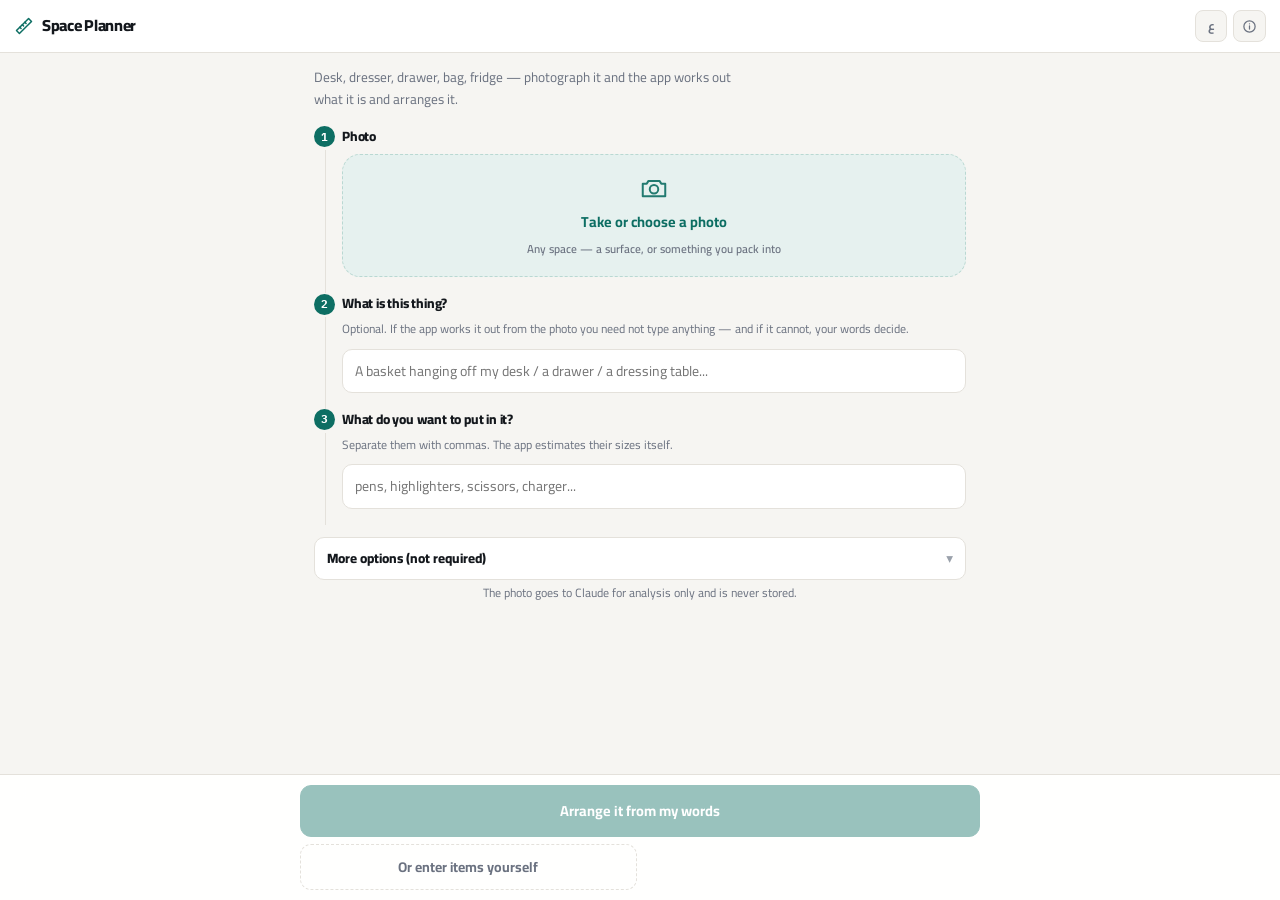
<file: space-planner/dist.min.html>
<!doctype html>
<html lang="ar" dir="rtl">
<head>
<meta charset="utf-8">
<meta name="viewport" content="width=device-width, initial-scale=1, viewport-fit=cover">
<title>مرتّب المساحة</title>
<meta name="description" content="صوّر مكتبك أو شنطتك، والتطبيق يقيسها بالسنتيمتر ويقولك ترتّبها إزاي بالظبط. مجاني وبيشتغل من متصفحك.">
<meta name="theme-color" content="#0f7b6c">

<link rel="manifest" href="manifest.json">
<link rel="icon" href="icon.svg" type="image/svg+xml">
<link rel="apple-touch-icon" href="icon-192.png">
<meta name="apple-mobile-web-app-capable" content="yes">
<meta name="apple-mobile-web-app-status-bar-style" content="default">
<meta name="apple-mobile-web-app-title" content="مرتّب المساحة">
<meta name="mobile-web-app-capable" content="yes">
<link rel="apple-touch-icon" href="icon.svg">
<link rel="preconnect" href="https://fonts.googleapis.com">
<link rel="preconnect" href="https://fonts.gstatic.com" crossorigin>
<link href="https://fonts.googleapis.com/css2?family=Cairo:wght@400;600;700;800&family=IBM+Plex+Mono:wght@500;600;700&display=swap" rel="stylesheet">
<style>:root{--paper:#f6f5f2;--card:#ffffff;--line:#e4e1db;--line-soft:#efedE8;--ink:#14181d;--dim:#6b7280;--faint:#9aa1ab;--accent:#0d6e63;--accent-ink:#ffffff;--accent-soft:#e6f1ef;--accent-line:#b9d8d2;--mark:#c2571a;--mark-soft:#fbeee3;--ok:#15803d;--ok-soft:#e4f4e9;--reach:#b9c2cc;--r-sm:8px;--r:12px;--r-lg:18px;--shadow:0 1px 2px rgba(20,24,29,.05);--shadow-lift:0 2px 4px rgba(20,24,29,.06),0 12px 28px rgba(20,24,29,.07);--sans:'Cairo',system-ui,-apple-system,'Segoe UI',sans-serif;--mono:'IBM Plex Mono',ui-monospace,'SF Mono',Menlo,monospace}@media (prefers-color-scheme:dark){:root:not([data-theme="light"]){--paper:#131619;--card:#1b1f24;--line:#2b3138;--line-soft:#232830;--ink:#e8ebee;--dim:#98a1ac;--faint:#6c7681;--accent:#2fbfae;--accent-ink:#08120f;--accent-soft:#123430;--accent-line:#1e4d46;--mark:#e8853f;--mark-soft:#33220f;--ok:#4ade80;--ok-soft:#122b1b;--reach:#3a434d;--shadow:0 1px 2px rgba(0,0,0,.4);--shadow-lift:0 2px 4px rgba(0,0,0,.4),0 12px 28px rgba(0,0,0,.35)}}:root[data-theme="dark"]{--paper:#131619;--card:#1b1f24;--line:#2b3138;--line-soft:#232830;--ink:#e8ebee;--dim:#98a1ac;--faint:#6c7681;--accent:#2fbfae;--accent-ink:#08120f;--accent-soft:#123430;--accent-line:#1e4d46;--mark:#e8853f;--mark-soft:#33220f;--ok:#4ade80;--ok-soft:#122b1b;--reach:#3a434d;--shadow:0 1px 2px rgba(0,0,0,.4);--shadow-lift:0 2px 4px rgba(0,0,0,.4),0 12px 28px rgba(0,0,0,.35)}*,*::before,*::after{box-sizing:border-box}body{direction:inherit}body{margin:0;background:var(--paper);color:var(--ink);font-family:var(--sans);line-height:1.6;-webkit-text-size-adjust:100%;-webkit-font-smoothing:antialiased}img{max-width:100%;display:block}svg{flex:none}.num{font-family:var(--mono);font-variant-numeric:tabular-nums;letter-spacing:-.02em}.topbar{position:sticky;top:0;z-index:30;background:var(--card);border-bottom:1px solid var(--line);padding:0 14px;padding-top:env(safe-area-inset-top)}.topbar-row{display:flex;align-items:center;justify-content:space-between;gap:10px;height:52px}.brand{display:flex;align-items:center;gap:8px;min-width:0}.brand svg{color:var(--accent)}.brand h1{margin:0;font-size:16px;font-weight:800;letter-spacing:-.3px;white-space:nowrap;overflow:hidden;text-overflow:ellipsis}.topbar-actions{display:flex;gap:6px;flex:none}.icon-btn{display:inline-flex;align-items:center;justify-content:center;gap:4px;height:32px;min-width:32px;padding:0 8px;border-radius:var(--r-sm);border:1px solid var(--line);background:var(--paper);color:var(--dim);font:inherit;font-size:12px;font-weight:700;cursor:pointer;transition:.15s}.icon-btn:hover{border-color:var(--accent);color:var(--accent)}.icon-btn:focus-visible{outline:2px solid var(--accent);outline-offset:2px}.tabs{display:grid;grid-template-columns:1fr 1fr;gap:3px;padding:3px;margin-bottom:10px;background:var(--paper);border:1px solid var(--line);border-radius:11px}.tab{display:flex;align-items:center;justify-content:center;gap:7px;padding:9px 6px;border:0;border-radius:8px;background:none;cursor:pointer;font:inherit;font-size:13.5px;font-weight:700;color:var(--dim);transition:.16s}.tab svg{opacity:.75}.tab:hover{color:var(--ink)}.tab.active{background:var(--card);color:var(--accent);box-shadow:var(--shadow)}.tab.active svg{opacity:1}.tab:focus-visible{outline:2px solid var(--accent);outline-offset:1px}#app{max-width:680px;margin:0 auto;padding:18px 16px 150px}.screen{display:none}.screen.active{display:block;animation:rise .22s ease}@keyframes rise{from{opacity:0;transform:translateY(4px)}to{opacity:1;transform:none}}@media (prefers-reduced-motion:reduce){.screen.active{animation:none}}h2{font-size:19px;margin:0 0 4px;font-weight:800;letter-spacing:-.3px;text-wrap:balance}h3{font-size:14px;margin:22px 0 8px;font-weight:800;letter-spacing:.02em}.lead{color:var(--dim);margin:0 0 22px;font-size:14.5px;max-width:56ch}.hint{font-size:12.5px;color:var(--dim);margin:6px 0;line-height:1.55}.hint.center{text-align:center}.muted{color:var(--dim)}.hidden{display:none !important}a{color:var(--accent)}.field{position:relative;padding-inline-start:30px;padding-bottom:22px}.field::before{content:'';position:absolute;inset-inline-start:11px;top:26px;bottom:0;width:1px;background:var(--line)}.field:last-of-type::before{display:none}.label{display:flex;align-items:center;gap:8px;font-weight:800;font-size:14.5px;margin-bottom:8px;letter-spacing:-.2px}.stepno{position:absolute;inset-inline-start:0;display:inline-flex;align-items:center;justify-content:center;width:23px;height:23px;border-radius:50%;background:var(--accent);color:var(--accent-ink);font-family:var(--mono);font-size:11px;font-weight:700}.input{width:100%;padding:11px 13px;border-radius:10px;border:1px solid var(--line);background:var(--card);color:var(--ink);font:inherit;font-size:14.5px;margin-top:7px;transition:.15s}.input:hover{border-color:var(--accent-line)}.input:focus{outline:none;border-color:var(--accent);box-shadow:0 0 0 3px var(--accent-soft)}select.input{appearance:none;background-image:none;padding-inline-end:13px}.row{display:flex;gap:8px;flex-wrap:wrap}.row>*{flex:1;min-width:96px}.btn{display:flex;align-items:center;justify-content:center;gap:8px;width:100%;padding:12px 16px;border-radius:11px;border:1px solid var(--line);background:var(--card);color:var(--ink);font:inherit;font-size:14.5px;font-weight:700;cursor:pointer;margin-top:9px;transition:.15s}.btn:hover:not(:disabled){border-color:var(--accent);color:var(--accent)}.btn:focus-visible{outline:2px solid var(--accent);outline-offset:2px}.btn:disabled{opacity:.42;cursor:not-allowed}.btn.primary{background:var(--accent);color:var(--accent-ink);border-color:var(--accent)}.btn.primary:hover:not(:disabled){filter:brightness(1.08);color:var(--accent-ink)}.btn.ghost{background:transparent;border-style:dashed;color:var(--dim)}.btn.big{padding:14px 16px;font-size:15px}.actionbar{position:fixed;inset-inline:0;bottom:0;z-index:25;padding:10px 16px calc(10px + env(safe-area-inset-bottom));background:color-mix(in srgb,var(--card) 92%,transparent);backdrop-filter:blur(12px);border-top:1px solid var(--line)}.actionbar-inner{max-width:680px;margin:0 auto;display:grid;gap:7px}.actionbar .btn{margin-top:0}.preview{margin-top:10px;border-radius:var(--r);overflow:hidden;border:1px solid var(--line);background:var(--card)}.items{display:grid;gap:8px;margin:14px 0}.item{display:grid;grid-template-columns:1fr auto;gap:10px;align-items:start;padding:12px 13px;border:1px solid var(--line);border-radius:var(--r);background:var(--card)}.item-name{font:inherit;font-size:14.5px;font-weight:700;width:100%;padding:1px 0;border:0;background:none;color:var(--ink)}.item-name:focus{outline:none;box-shadow:0 1px 0 var(--accent)}.item-dims{display:flex;gap:5px;margin-top:9px;flex-wrap:wrap}.item-dims label{font-size:10.5px;color:var(--faint);display:flex;flex-direction:column;gap:3px;align-items:center;font-weight:700;letter-spacing:.03em}.item-dims input{width:58px;padding:6px 4px;border:1px solid var(--line);border-radius:7px;background:var(--paper);color:var(--ink);font-family:var(--mono);font-size:13px;font-variant-numeric:tabular-nums;text-align:center}.item-dims input:focus{outline:none;border-color:var(--accent);background:var(--card)}.space-size{border-color:var(--accent);background:var(--card)}.item-dims .wide{flex-basis:100%;align-items:stretch;text-align:start}.item-dims .wide select{width:100%;margin-top:3px}.item-dims p.wide{flex-basis:100%;margin:2px 0 0;font-size:10.5px}.label.sub{font-size:11px;margin-top:8px}.item select{padding:6px 9px;border:1px solid var(--line);border-radius:7px;background:var(--paper);color:var(--dim);font:inherit;font-size:12.5px;margin-top:8px;margin-inline-end:5px;appearance:none}.item-del{background:none;border:0;color:var(--faint);font-size:19px;line-height:1;cursor:pointer;padding:3px 6px;border-radius:6px}.item-del:hover{color:var(--mark);background:var(--mark-soft)}.conf-low{border-inline-start:3px solid var(--mark)}.stats{display:flex;gap:7px;flex-wrap:wrap;margin-bottom:16px}.stat{flex:1;min-width:78px;padding:11px 8px;background:var(--card);border:1px solid var(--line);border-radius:var(--r);text-align:center}.stat b{display:block;font-family:var(--mono);font-size:19px;font-weight:700;font-variant-numeric:tabular-nums;letter-spacing:-.03em}.stat span{font-size:11px;color:var(--dim);font-weight:600;line-height:1.3;display:block;margin-top:2px}.plan{background:var(--card);border:1px solid var(--line);border-radius:var(--r);padding:8px;overflow-x:auto}.plan-svg{width:100%;height:auto;display:block}.layers{display:grid;gap:14px}.layer{margin:0}.legend{list-style:none;padding:0;margin:11px 0;display:flex;flex-wrap:wrap;gap:9px;font-size:11.5px;color:var(--dim)}.legend li{display:flex;align-items:center;gap:5px}.dot{width:9px;height:9px;border-radius:3px;display:inline-block;flex:none}.banner{padding:10px 12px;border-radius:10px;font-size:12.5px;margin-bottom:12px;line-height:1.5}.banner.ok{background:var(--ok-soft);color:var(--ok)}.banner.warn{background:var(--mark-soft);color:var(--mark)}.skip-bar{display:flex;flex-wrap:wrap;align-items:center;gap:4px 10px}.skip-bar span{flex:1;min-width:60%}.skip-bar .link-btn{color:inherit}.ai-note{background:var(--accent-soft);border-radius:var(--r);padding:13px 14px;margin:14px 0;font-size:13.5px;line-height:1.65;border-inline-start:3px solid var(--accent);color:var(--ink)}.notes{display:grid;gap:7px;margin:14px 0}.note{padding:10px 12px;border-radius:10px;font-size:13px;display:flex;gap:8px;align-items:flex-start;line-height:1.55}.note.warn{background:var(--mark-soft);color:var(--mark)}.note.ok{background:var(--ok-soft);color:var(--ok)}.note.tip{background:var(--card);border:1px solid var(--line);color:var(--dim)}.steps{margin:14px 0}.steps ol{padding-inline-start:19px;margin:8px 0}.steps li{margin-bottom:9px;font-size:13.5px}.steps .pos{color:var(--dim);font-size:12.5px}.off-desk{background:var(--mark-soft);border-radius:var(--r);padding:13px 14px;margin-top:14px}.off-desk h3{margin-top:0;color:var(--mark);font-size:13.5px}.off-desk ul{margin:6px 0 0;padding-inline-start:19px;font-size:12.5px;color:var(--mark)}.saved{margin-top:26px}.saved ul{list-style:none;padding:0;margin:0;display:grid;gap:7px}.saved li{display:flex;justify-content:space-between;align-items:center;gap:10px;padding:11px 13px;border:1px solid var(--line);border-radius:var(--r);background:var(--card);font-size:13.5px}.saved button{background:none;border:0;font:inherit;font-size:12.5px;color:var(--accent);cursor:pointer;font-weight:700;padding:3px 5px}.detected{background:var(--accent-soft);border:1px solid var(--accent-line);border-radius:var(--r);padding:13px 14px;margin-bottom:13px}.detected-row{display:flex;justify-content:space-between;align-items:center;gap:10px;font-size:13.5px;color:var(--dim)}.detected-row b{font-size:16px;color:var(--ink);font-weight:800}.link-btn{background:none;border:0;color:var(--accent);font:inherit;font-size:12.5px;font-weight:700;cursor:pointer;text-decoration:underline;padding:2px}.rules{list-style:none;padding:0;margin:11px 0 0;display:flex;flex-wrap:wrap;gap:5px}.rules li{font-size:11px;background:var(--card);border:1px solid var(--accent-line);border-radius:20px;padding:3px 9px;color:var(--dim)}#changeSpaceWrap{margin-top:10px}.ask{background:var(--card);border:1px solid var(--line);border-radius:var(--r);padding:14px;margin-top:18px}.ask .btn{margin-top:8px}dialog{border:0;border-radius:var(--r-lg);padding:22px;max-width:420px;width:calc(100% - 32px);background:var(--card);color:var(--ink);box-shadow:var(--shadow-lift)}dialog::backdrop{background:rgba(20,24,29,.55);backdrop-filter:blur(2px)}dialog h2{margin-top:0}.check{display:flex;align-items:center;gap:8px;font-size:13.5px;font-weight:700;margin-top:14px;cursor:pointer}.check input{width:17px;height:17px;accent-color:var(--accent);margin:0;flex:none}dialog .row{margin-top:16px}dialog .btn{margin-top:0}.toast{position:fixed;bottom:96px;left:50%;transform:translateX(-50%);background:var(--ink);color:var(--paper);padding:11px 17px;border-radius:10px;font-size:13.5px;font-weight:600;z-index:100;max-width:90%;text-align:center;box-shadow:var(--shadow-lift)}.loader{position:fixed;inset:0;background:rgba(20,24,29,.6);backdrop-filter:blur(3px);display:flex;flex-direction:column;align-items:center;justify-content:center;gap:14px;z-index:90;color:#fff;font-size:14px;font-weight:600;padding:24px;text-align:center}.spinner{width:34px;height:34px;border:2.5px solid rgba(255,255,255,.22);border-top-color:#fff;border-radius:50%;animation:spin .75s linear infinite}@keyframes spin{to{transform:rotate(360deg)}}@media (min-width:620px){#app{padding-bottom:130px}.actionbar-inner{grid-template-columns:1fr 1fr}.actionbar-inner .btn.primary{grid-column:1/-1}}#app{padding:14px 14px 140px}.lead{margin:0 0 16px;font-size:13.5px}.field{padding-bottom:16px;padding-inline-start:28px}.field::before{top:24px}.label{font-size:13.5px;margin-bottom:5px}.stepno{width:21px;height:21px;font-size:10.5px}.hint{font-size:12px;margin:4px 0}.input{padding:10px 12px;font-size:14px;margin-top:6px}h2{font-size:17.5px}h3{font-size:13.5px;margin:18px 0 7px}.btn{padding:11px 14px;font-size:14px;margin-top:8px}.btn.big{padding:13px 14px;font-size:14.5px}.item{padding:10px 11px}.item-name{font-size:14px}.stat{padding:9px 6px;min-width:70px}.stat b{font-size:17px}.steps li{margin-bottom:7px;font-size:13px}.note{padding:9px 11px;font-size:12.5px}.ai-note{padding:12px;font-size:13px}.detected{padding:11px 12px}.photo-tile{display:flex;flex-direction:column;align-items:center;justify-content:center;gap:7px;width:100%;min-height:104px;padding:18px;margin-top:6px;border:1.5px dashed var(--accent-line);border-radius:var(--r-lg);background:var(--accent-soft);color:var(--accent);font:inherit;font-size:14.5px;font-weight:700;cursor:pointer;transition:.16s}.photo-tile:hover{border-color:var(--accent);background:var(--card)}.photo-tile:focus-visible{outline:2px solid var(--accent);outline-offset:2px}.photo-tile svg{opacity:.9}.photo-tile small{font-size:11.5px;font-weight:600;color:var(--dim)}@media (max-width:380px){#app{padding-inline:12px}.item-dims input{width:52px}}.photo-plan{position:relative;margin-top:6px}.photo-plan img{width:100%;display:block;border-radius:10px}#photoOverlay{position:absolute;inset:0;cursor:pointer}#photoOverlay svg{width:100%;height:100%;display:block}.ov-item{cursor:pointer}.editbar{display:flex;align-items:center;gap:8px;flex-wrap:wrap;margin-top:8px;padding:8px 10px;border:1px solid var(--line);border-radius:9px;background:var(--card)}.verdict{flex:1;font-size:12.5px;font-weight:700;color:var(--dim)}.verdict.good{color:var(--accent)}.verdict.bad{color:var(--mark)}.panel{margin-top:12px;border:1px solid var(--line);border-radius:10px;background:var(--card);padding:10px 12px}.panel>summary{cursor:pointer;font-weight:800;font-size:13.5px;color:var(--ink);list-style:none}.panel>summary::-webkit-details-marker{display:none}.panel>summary::after{content:'▾';float:inline-end;color:var(--faint)}.panel[open]>summary::after{content:'▴'}.panel .row{margin-top:8px}.btn.small{padding:7px 11px;font-size:12px;white-space:nowrap}.empty-intro{border-color:var(--mark);background:var(--card)}.empty-intro .row{margin-top:8px}.layer figcaption{margin-top:5px;text-align:center;font-size:11px;color:var(--faint);font-weight:700;letter-spacing:.02em}.photo-ref{margin-bottom:12px;border:1px solid var(--line);border-radius:var(--r);overflow:hidden;background:var(--card)}.photo-ref img{width:100%;max-height:260px;object-fit:contain;background:var(--paper)}.photo-ref .hint{margin:0;padding:8px 11px}#describeInput{resize:vertical;min-height:76px;line-height:1.6}.corner-handle{cursor:grab;touch-action:none}.corner-handle:active{cursor:grabbing}#photoOverlay{touch-action:none}.edit-tools{display:flex;gap:5px;flex-wrap:wrap;margin-top:8px}.tool{flex:1;min-width:64px;display:flex;flex-direction:column;align-items:center;gap:2px;padding:8px 4px;border:1px solid var(--line);border-radius:9px;background:var(--card);color:var(--dim);font:inherit;font-size:11px;font-weight:700;cursor:pointer;transition:.15s}.tool span:first-child{font-size:15px;line-height:1}.tool:hover:not(:disabled){border-color:var(--accent);color:var(--accent)}.tool:disabled{opacity:.4;cursor:not-allowed}.tool.on{background:var(--accent);color:var(--accent-ink);border-color:var(--accent)}.tool.primary{border-color:var(--accent-line);color:var(--accent)}#photoOverlay.moving{cursor:crosshair}.removed-list{display:flex;gap:6px;flex-wrap:wrap;align-items:center;margin-top:8px;padding:9px 11px;border:1px dashed var(--mark);border-radius:9px;background:var(--mark-soft)}.removed-list strong{font-size:12px;color:var(--mark);margin-inline-end:4px}.chip{border:1px solid var(--mark);border-radius:20px;background:var(--card);color:var(--mark);font:inherit;font-size:11.5px;font-weight:700;padding:4px 10px;cursor:pointer}.chip:hover{background:var(--mark);color:#fff}</style>
</head>
<body>

<header class="topbar">
  <div class="topbar-row">
    <div class="brand">
      <svg width="20" height="20" viewBox="0 0 24 24" fill="none" stroke="currentColor" stroke-width="1.8" stroke-linecap="round" stroke-linejoin="round" aria-hidden="true">
        <path d="M3 17.5 17.5 3l3.5 3.5L6.5 21z"/>
        <path d="M7 13.5 8.5 15M10 10.5 11.5 12M13 7.5 14.5 9"/>
      </svg>
      <h1 data-i18n="appName">مرتّب المساحة</h1>
    </div>
    <div class="topbar-actions">
      <button id="btnLang" class="icon-btn" type="button">EN</button>
      <button id="btnSettings" class="icon-btn" type="button" aria-label="info">
        <svg width="15" height="15" viewBox="0 0 24 24" fill="none" stroke="currentColor" stroke-width="2" stroke-linecap="round" aria-hidden="true">
          <circle cx="12" cy="12" r="9"/><path d="M12 11v5"/><path d="M12 7.6v.1"/>
        </svg>
      </button>
    </div>
  </div>
</header>

<main id="app">


  <section class="screen active" data-screen="capture">
    <p class="lead" data-i18n="lead"></p>

    <div class="field">
      <label class="label"><span class="stepno">1</span> <span data-i18n="step3">الصورة</span></label>
      <input id="fileInput" type="file" accept="image/*" capture="environment" hidden>
      <button id="btnPick" class="photo-tile" type="button">
        <svg width="30" height="30" viewBox="0 0 24 24" fill="none" stroke="currentColor" stroke-width="1.6" stroke-linecap="round" stroke-linejoin="round" aria-hidden="true">
          <path d="M3 8.5h3.2l1.4-2.2h8.8l1.4 2.2H21v10H3z"/><circle cx="12" cy="13" r="3.4"/>
        </svg>
        <span data-i18n="takePhoto"></span>
        <small data-i18n="photoHint"></small>
      </button>
      <div id="preview" class="preview hidden"><img id="previewImg" alt=""></div>
    </div>


    <div class="field">
      <label class="label"><span class="stepno">2</span> <span data-i18n="qWhat"></span></label>
      <p class="hint" data-i18n="qWhatHint"></p>
      <input id="whatInput" class="input" type="text" maxlength="160" data-i18n-ph="qWhatPh" placeholder="">
    </div>

    <div class="field">
      <label class="label"><span class="stepno">3</span> <span data-i18n="qPut"></span></label>
      <p class="hint" data-i18n="qPutHint"></p>
      <input id="putInput" class="input" type="text" maxlength="300" data-i18n-ph="qPutPh" placeholder="">
    </div>

    <details class="panel" id="morePanel">
      <summary data-i18n="moreOptions"></summary>
      <label class="label sub" data-i18n="spaceTypeQ"></label>
      <select id="spaceType" class="input"></select>
      <label class="label sub" data-i18n="handQ"></label>
      <select id="dominantHand" class="input">
        <option value="right" data-i18n="handRight"></option>
        <option value="left" data-i18n="handLeft"></option>
      </select>
      <input id="intent" class="input" type="text" maxlength="120" data-i18n-ph="intentPlaceholder" placeholder="">
    </details>

    <p class="hint center" data-i18n="privacy"></p>

    <div id="savedScans" class="saved hidden">
      <h3 data-i18n="saved">محفوظات</h3>
      <ul id="savedList"></ul>
    </div>
  </section>

  <!-- ═══ ٣) مراجعة الحاجات ═══ -->
  <section class="screen" data-screen="review">
    <button class="back" data-goto="capture" data-i18n="back"></button>
    <h2 data-i18n="reviewTitle"></h2>
    <div id="scaleBanner" class="banner"></div>
    <div id="detectedSpace" class="detected hidden">
      <div class="detected-row">
        <span><span data-i18n="spaceIs"></span> <b id="detectedName">—</b></span>
        <button id="btnChangeSpace" class="link-btn" data-i18n="changeIt"></button>
      </div>
      <div id="changeSpaceWrap" class="hidden">
        <input id="adaptIntent" class="input" type="text" maxlength="120" data-i18n-ph="adaptPlaceholder" placeholder="">
        <button id="btnAdapt" class="btn ghost" data-i18n="adaptBtn"></button>
      </div>
      <ul id="rulesList" class="rules"></ul>
      <p id="handNote" class="hint hidden"></p>
    </div>
    <div id="photoRef" class="photo-ref hidden">
      <img id="photoRefImg" alt="">
      <p class="hint" id="photoRefNote"></p>
    </div>
    <p class="hint" data-i18n="reviewHint"></p>
    <div id="itemsList" class="items"></div>
    <button id="btnAddItem" class="btn ghost" data-i18n="addItem"></button>
  </section>

  <!-- ═══ ٤) النتيجة ═══ -->
  <section class="screen" data-screen="result">
    <button class="back" data-goto="review" data-i18n="backToSizes"></button>
    <h2 id="resultTitle"></h2>
    <div id="autoSkipBar" class="banner ok skip-bar hidden">
      <span data-i18n="autoAccepted"></span>
      <button id="btnOpenReview" class="link-btn" type="button" data-i18n="openReview"></button>
      <button id="btnDismissSkip" class="link-btn" type="button" data-i18n="dismissBar"></button>
    </div>
    <div id="statsRow" class="stats"></div>

    <div id="planView" class="plan"></div>

    <div id="photoView" class="photo-plan hidden">
      <img id="photoBase" alt="">
      <div id="photoOverlay"></div>
      <p class="hint" id="photoNote"></p>
    </div>

    <div id="editTools" class="edit-tools hidden">
      <button id="btnMoveMode" class="tool" type="button"><span>✋</span><span data-i18n="moveMode"></span></button>
      <button id="btnRemoveItem" class="tool" type="button" disabled><span>🗑</span><span data-i18n="removeItem"></span></button>
      <button id="btnUndo" class="tool" type="button"><span>↩</span><span data-i18n="undoMove"></span></button>
      <button id="btnResetLayout" class="tool" type="button"><span>⟲</span><span data-i18n="resetLayout"></span></button>
      <button id="btnSaveEdit" class="tool primary" type="button"><span>💾</span><span data-i18n="saveEdit"></span></button>
    </div>
    <div id="editBar" class="editbar hidden">
      <span id="editVerdict" class="verdict"></span>
    </div>
    <div id="removedList" class="removed-list hidden"></div>
    <p class="hint" id="editHint"></p>

    <div id="legendView"></div>
    <div id="aiNote" class="ai-note hidden"></div>
    <div id="notesView" class="notes"></div>
    <div id="stepsView" class="steps"></div>
    <details class="panel" id="fitPanel">
      <summary data-i18n="fitTitle"></summary>
      <p class="hint" data-i18n="fitHint"></p>
      <div class="row">
        <input id="fitName" class="input" type="text" maxlength="40" data-i18n-ph="fitName" placeholder="">
        <button id="btnFitAsk" class="btn ghost small" data-i18n="fitAsk"></button>
      </div>
      <div class="row">
        <input id="fitW" class="input" type="number" min="1" step="0.5" data-i18n-ph="sizeW" placeholder="">
        <input id="fitD" class="input" type="number" min="1" step="0.5" data-i18n-ph="sizeD" placeholder="">
        <input id="fitH" class="input" type="number" min="1" step="0.5" data-i18n-ph="sizeH" placeholder="">
      </div>
      <button id="btnFitCheck" class="btn ghost" data-i18n="fitCheck"></button>
      <div id="fitResult" class="ai-note hidden"></div>
    </details>

    <details class="panel" id="spacesPanel">
      <summary data-i18n="spacesTitle"></summary>
      <p class="hint" data-i18n="spacesHint"></p>
      <div id="spacesList"></div>
      <div class="row">
        <select id="addSpaceType" class="input"></select>
        <button id="btnAddSpace" class="btn ghost small" data-i18n="addSpace"></button>
      </div>
      <div id="spacesResult" class="hidden"></div>
    </details>

    <div class="ask">
      <label class="label" for="askInput" data-i18n="askTitle"></label>
      <input id="askInput" class="input" type="text" maxlength="200" data-i18n-ph="askPlaceholder" placeholder="">
      <button id="btnAsk" class="btn ghost" data-i18n="askBtn"></button>
      <div id="askAnswer" class="ai-note hidden"></div>
    </div>
    <div class="actions">
      <button id="btnRealImage" class="btn primary hidden" data-i18n="realImage"></button>
      <button id="btnSave" class="btn ghost" data-i18n="save"></button>
    </div>
    <p class="hint" id="realImageHint"></p>
    <div id="afterImageWrap" class="hidden">
      <img id="afterImage" alt="">
      <p class="hint" id="afterNote"></p>
    </div>
  </section>

</main>

<div class="actionbar" id="actionbar">
  <div class="actionbar-inner">
    <button id="btnAnalyze" class="btn primary big" disabled data-i18n="analyze"></button>
    <button id="btnManual" class="btn ghost" data-i18n="manual"></button>
    <button id="btnPlan" class="btn primary big hidden" data-i18n="calc"></button>
  </div>
</div>

<!-- ═══ الإعدادات ═══ -->
<dialog id="settingsDialog">
  <form method="dialog">
    <h2 data-i18n="about"></h2>
    <p class="hint" data-i18n-html="aboutBody"></p>
    <p class="hint" data-i18n="aboutAccuracy"></p>
    <p class="hint" data-i18n="aboutPrivacy"></p>
    <label class="check"><input type="checkbox" id="optAutoSkip" checked> <span data-i18n="optAutoSkip"></span></label>
    <p class="hint" data-i18n="optAutoSkipHint"></p>
    <div id="keyWrap" class="hidden">
      <label class="label" for="apiKey" data-i18n="apiKeyLabel"></label>
      <input id="apiKey" class="input" type="password" autocomplete="off" data-i18n-ph="apiKeyPh" placeholder="">
      <p class="hint" data-i18n-html="apiKeyHint"></p>
    </div>
    <button id="btnInstall" type="button" class="btn ghost hidden" data-i18n="install"></button>
    <div class="row">
      <button value="ok" class="btn primary" data-i18n="ok"></button>
    </div>
  </form>
</dialog>

<div id="toast" class="toast hidden"></div>
<div id="loader" class="loader hidden"><div class="spinner"></div><p id="loaderText"></p></div>

<script>const STRINGS={ar:{dir:"rtl",langName:"العربية",switchTo:"English",appName:"مرتّب المساحة",lead:"مكتب، تسريحة، درج، شنطة، تلاجة... صوّرها والتطبيق يعرف هي إيه ويرتّبها.",
surfaces:"حاجات بترتب عليها",containers:"حاجات بترص جواها",step1:"المقاس",step2:"المساحة",step2Bag:"الشنطة",step3:"الصورة",sizeStepQ:"نعرف السنتيمترات منين؟",
methodAuto:"لاقيها إنت",methodRef:"في الصورة حاجة أنا عارف مقاسها",methodKnown:"أنا هكتب مقاس المساحة نفسها",
methodAutoHint:"الموديل يدوّر بنفسه في الصورة على حاجة مقاسها الحقيقي معروف ويقولنا هي إيه — والقياس بيتحسب من المقاس الموثّق عندنا، مش من كلامه. لو مالقاش حاجة هيقولك.",
methodRefHint:"التطبيق يلاقي الحاجة دي في الصورة ويقيس عليها كل حاجة تانية.",methodKnownHint:"اكتب مقاس المساحة تقريبي براحتك — التطبيق يعاير الصورة عليه ويقيس اللي فيها.",
refGroupExact:"مقاسات قياسية (دقيقة)",refGroupCommon:"حاجات يومية (تقريبية)",approxNote:"المقاس ده تقريبي — النتيجة هتقرب من الحقيقة لكن مش مضمونة بالمليمتر.",
refExact:"مقاس قياسي موثّق",refApprox:"حاجة يومية — مقاسها تقريبي",customRefName:"الحاجة دي إيه؟",sizeW:"العرض",sizeD:"العمق",sizeH:"الارتفاع",unitCm:"بالسنتيمتر",
unitSpan:"بالشبر",unitInch:"بالبوصة",spanIs:"شبري بيطلع كام سنتيمتر؟",spanHint:"شبر الكبير حوالي 20–23 سم. قيسه مرة بالمسطرة واكتبه هنا.",
knownHint:"تقريبي كفاية. تقدر تعدّل الأرقام في الخطوة اللي بعدها.",sizeSummary:"المقاس اللي كتبته: {w}×{d} سم",sizeSummary3:"المقاس اللي كتبته: {w}×{d}×{h} سم",
spaceSize:"مقاس المساحة",containerSizeHint:"العرض × العمق × الارتفاع من جوه.",airlinePreset:"مقاس جاهز من شركة طيران",
scaleHintSurface:"حط كارت بنك أو ورقة جنب الحاجات — من غيره المقاسات هتبقى تخمين.",scaleHintBag:"حط كارت بنك جنب الحاجات، وافردهم وصوّرهم من فوق.",
customRefCm:"العرض الحقيقي بالسنتيمتر",spaceTypeQ:"المساحة دي إيه؟",autoDetect:"اكتشف تلقائياً من الصورة",
autoHint:"الموديل هيبص على الصورة ويعرف هي إيه ويكتب قواعد ترتيبها بنفسه.",pickedHint:"اخترت النوع بنفسك — هيستخدم قواعد جاهزة ومجرّبة.",
intentPlaceholder:"عايز إيه من المساحة دي؟ (اختياري)",intentExample:"مثال: «أجهّز نفسي بسرعة الصبح» أو «أحوّلها ركن مذاكرة»",handRight:"بستخدم إيدي اليمين",
handLeft:"بستخدم إيدي الشمال",bagW:"العرض سم",bagD:"العمق سم",bagH:"الارتفاع سم",airlineWarn:"⚠️ مقاسات شركات الطيران بتتغيّر — راجع شركتك قبل السفر.",
takePhoto:"صوّر أو اختار صورة",photoHint:"أي مساحة — سطح أو حاجة بترص جواها",analyze:"حلّل الصورة",analyzeWords:"رتّبها من كلامي",manual:"أو أدخل الحاجات بنفسك",
privacy:"الصورة بتتبعت لـClaude عشان يحللها بس، ومش بتتخزن في أي مكان.",apiKeyLabel:"مفتاح Gemini",apiKeyPh:"الصق المفتاح هنا",
apiKeyHint:"مجاني من <b>Google AI Studio</b>. بيتخزن على جهازك بس، ومابيروحش لأي حد غير جوجل. من غيره التطبيق بيشتغل بالإدخال اليدوي عادي.",
b_empty:"📦 المساحة دي فاضية — مفيش حاجات نقيسها، فمش محتاجين مرجع قياس. اكتب مقاسها واللي عايز تحطه فيها.",qWhat:"الحاجة دي إيه؟",
qWhatHint:"اختياري. لو التطبيق عرفها من الصورة مش هتحتاج تكتب — ولو مش عارف، كلامك هو اللي هيمشي.",qWhatPh:"سلة معلقة على المكتب / درج / تسريحة...",qPut:"عايز تحط فيها إيه؟",
qPutHint:"اكتبهم بفاصلة. التطبيق يقدّر مقاساتهم لوحده.",qPutPh:"أقلام، هايلايتر، مقص، شاحن...",moreOptions:"خيارات زيادة (مش لازم)",handQ:"بتستخدم أنهي إيد؟",
answerFirst:"جاوب على سؤال واحد عالأقل: الحاجة دي إيه، أو عايز تحط فيها إيه.",sizeLikeQ:"قد إيه تقريباً؟",sizeKeep:"سيب المقاس زي ما هو",
sizeGuessHint:"⚠️ المقاس ده تخمين — مالقيناش في الصورة حاجة مقاسها معروف نقيس عليها. اختار «قد إيه» من تحت أو عدّل الأرقام.",
b_guessed:"📐 قدّرنا المقاس من شكل المساحة نفسها. مالقيناش مرجع قياس، فالأرقام تقريبية — صلّحها بـ«قد إيه تقريباً».",describeTitle:"أو اوصفها بكلامك",
describeHint:"مش لازم صورة. اكتب المساحة دي إيه، قد إيه تقريباً، وعايز تحط فيها إيه — والتطبيق يفهم ويرتّب.",
describePh:"دي سلة معلقة على المكتب، حوالي شبر في شبر وارتفاعها شبر، عايزة أحط فيها أقلام وهايلايتر ومقص...",describeBtn:"🤖 افهم الوصف ورتّب",
describeExample:"التقريب كفاية — «حوالي شبر»، «صغيرة»، «بمقاس علبة مناديل». تقدر تعدّل كل رقم بعد كده.",describeNeed:"اكتب وصف المساحة الأول",
describeGot:"فهمنا: {what} — و{n} حاجة. راجع الأرقام قبل الحساب.",describeNone:"مفهمناش الوصف. جرب تقول المساحة دي إيه وقد إيه وعايز تحط فيها إيه.",
b_described:"✍️ المساحة اتفهمت من وصفك إنت، من غير صورة. الأرقام دي تقديرية — عدّل أي حاجة.",
photoKept:"صورتك ظاهرة هنا كمرجع — التطبيق مقدرش يحللها، بس إنت تقدر تبص عليها وإنت بتظبط الأرقام.",emptyTitle:"المساحة دي فاضية",emptyTitleManual:"قول عايز تحط إيه",
emptyHintManual:"اكتب مقاس المساحة فوق، وبعدين قول عايز تحط فيها إيه بجملة عادية — والتطبيق يقولك إيه اللي يدخل وإيه اللي لأ. مش محتاج صورة.",
emptyHint:"صوّرت مساحة مفيهاش حاجات — يعني سؤالك مش «رتّبلي اللي موجود» لكن «إيه اللي يدخل هنا؟». اكتب المقاس فوق، وقول عايز تحط إيه.",wishPh:"أقلام، مقص، شاحن...",
wishBtn:"🤖 هاتهم",wishNeed:"اكتب اللي عايز تحطه الأول",wishNone:"مفهمناش اللي كتبته — جرب تكتبهم مفصولين بفاصلة",wishAdded:"ضفنا {n} حاجة — عدّل أي مقاس قبل الحساب",
photoExact:"المخطط مرسوم على صورتك بأركان السطح اللي التطبيق شافها.",photoApprox:"⚠️ الأركان تقريبية — التطبيق شاف حدود السطح بس مش أركانه، فالرسم على الصورة تقديري.",
photoNoImage:"محتاج صورة عشان نرسم عليها.",photoDrag:"👆 اسحب النقط الأربعة على حواف مساحتك في الصورة — والحاجات هتترص جواها على طول.",
photoDragHint:"ظبّط النقط الأربعة على حواف المساحة، وشوف الحاجات وهي بتترص جواها.",
editHint:"دوس على أي حاجة تختارها، وبعدين دوس على مكان فاضي تنقلها له، أو على حاجة تانية تبدّلهم.",editPicked:"اخترت {what} — دوس على مكان أو على حاجة تانية.",
vBetter:"✅ أحسن بـ{n} — وفّرت {cm} سم مد إيد",vWorse:"⚠️ أوحش بـ{n}",vSame:"= نفس الكفاءة تقريباً",vIllegal:"⛔ {why}",e_overlaps:"متراكبة على {what}",
e_edge:"قريبة أوي من حرف السطح",e_blocks:"حاجبة {what}",e_noRoom:"مفيش مكان هنا",undoMove:"رجّع",resetLayout:"ترتيب التطبيق",moveMode:"حرّك",removeItem:"شيل",saveEdit:"احفظ",
moveModeOn:"✋ وضع التحريك شغال — دوس على حاجة تمسكها.",moveModeOff:"وضع التحريك اتقفل.",pickFirst:"دوس على حاجة الأول",removedOne:"شيلنا {what}. دوس عليها تحت عشان ترجّعها.",
restoredOne:"رجّعنا {what}.",removedTitle:"شيلتهم من المساحة",editSaved:"تعديلاتك اتحفظت ✅",tooBigMsg:"⛔ {what} أكبر من المساحة — مش هتدخل مهما حركتها.",okHere:"✅ مظبوطة هنا",
fitTitle:"📏 هيدخل ولا لأ؟",fitHint:"حاجة لسه مشتريتهاش — اكتب مقاسها ونقولك هتدخل فين، ولا ناقصك كام سنتي.",fitName:"إيه هي؟ (مثال: شاشة ٢٧ بوصة)",fitAsk:"🤖 هات المقاس",
fitCheck:"شوف هتدخل ولا لأ",fitYes:"✅ هتدخل — مكانها {where}.",fitNoRoom:"⚠️ مش هتدخل بالترتيب ده. لو شِلت {what} هتلاقي مكان.",fitNoRoomHard:"⚠️ مش هتدخل — مفيش مكان فاضي كفاية.",
fitTooBig:"⛔ أكبر من المساحة نفسها — ناقصك {w} سم عرض و{d} سم عمق.",fitAnchorTaken:"⚠️ مكانها الطبيعي محجوز بـ{what}.",fitNeedSize:"اكتب العرض والعمق الأول",
spacesTitle:"🗄️ مساحات متصلة",spacesHint:"اللي بيتشال من على السطح بيروح فين؟ ضيف الدرج أو الرف وهنوزّع عليهم.",addSpace:"+ ضيف",spaceRemove:"شيل",
spacesRelocated:"{n} حاجة راحت {where}",spacesHomeless:"{n} حاجة مالقتش مكان في أي مساحة.",spacesAllPlaced:"كل حاجة لقت مكان.",spacesNeedOne:"ضيف مساحة واحدة عالأقل",
handDetected:"🤖 التطبيق شاف إنك بتستخدم إيدك {hand} من الصورة.",left:"الشمال",right:"اليمين",reviewTitle:"راجع المقاسات",
reviewHint:"الأرقام محسوبة من مرجع القياس. لو حاجة غلط عدّلها — الترتيب هيتحسب على اللي تأكده.",spaceIs:"المساحة دي:",changeIt:"غيّرها",
handDetected:"🤖 الموديل استنتج من الصورة إنك بتستخدم إيدك ال{hand} وغيّرنا الاختيار. لو ده غلط رجّعه من شاشة التصوير.",adaptPlaceholder:"اكتب عايز إيه: «خليها ركن مذاكرة»",
adaptBtn:"اعمل القواعد من تاني",surfaceSize:"مقاس السطح",surfaceSizeHint:"التقدير من الصورة بيقل عن الحقيقة. لو تعرف المقاس اكتبه — ده أهم رقم في الحسبة.",width:"عرض",depth:"عمق",
height:"ارتفاع",weight:"وزن كجم",weightHint:"الوزن تقدير — عدّله لو تعرف الرقم الحقيقي. الحد بيتحسب منه.",addItem:"+ ضيف حاجة",calc:"احسب الترتيب",itemName:"اسم الحاجة",
kind:"النوع",usage:"الاستخدام",del:"امسح",newItem:"حاجة جديدة",freqHigh:"بستخدمها كتير",freqMedium:"أحياناً",freqLow:"نادراً",resultTitle:"الترتيب المقترح",arrangeOf:"ترتيب",
autoAccepted:"✅ الثقة في القياس كانت عالية، فقبلنا الأرقام على طول ومروّحناش على المراجعة.",openReview:"راجع الأرقام",dismissBar:"اقفل",bagResult:"رص الشنطة",back:"رجوع",
backToSizes:"رجوع للمقاسات",statOnSurface:"على السطح",statFree:"فاضي",statRemoved:"اتشالت",statFits:"هتدخل",statNoFit:"مش هتدخل",statFill:"امتلاء",statKg:"كجم",
whyHere:"كل حاجة وليه اتحطت هنا",packOrder:"رصّها بالترتيب ده",removeThese:"شيل دول من على السطح",wontFit:"دول مش هيدخلوا",askTitle:"اسأل عن مساحتك",
askPlaceholder:"ليه رقبتي بتوجعني؟ / إزاي أخليها أهدى؟",askBtn:"اسأل",thinking:"بفكر...",realImage:"📸 ورّيني الشكل النهائي",
realImageHint:"صورة واقعية للترتيب ده — بتتولّد بحسابك وبتكلّف ٢ كريدت.",realImageHintEdit:"هياخد صورتك انت ويحط الحاجات جوّاها بنفس الترتيب المحسوب.",
aiImageEdited:"دي صورتك انت والحاجات متحطّة فيها بالترتيب اللي فوق. الأرقام والمخطط هما الدقيق.",img_sending:"بجهّز الوصف...",img_drawing:"بيرسم الصورة... (نص دقيقة تقريباً)",
img_notGranted:"محتاج موافقتك على استخدام الكونيكتور عشان أولّد الصورة.",img_noConnector:"مفيش كونيكتور توليد صور موصّل بحسابك. ضيفه من إعدادات Claude وارجع.",
img_reauth:"صلاحية الكونيكتور خلصت — جدّدها من إعدادات Claude.",img_blocked:"الكونيكتور مرفوض بسياسة الحساب.",img_busy:"في ضغط دلوقتي — استنى شوية وجرب تاني.",
img_timeout:"الرسم أخد وقت أطول من المتوقع. جرب تاني.",img_failed:"الصورة مطلعتش — جرب تاني.",save:"احفظ",saved:"محفوظات",open:"افتح",erase:"مسح",
aiImageWarn:"⚠️ دي صورة متولّدة للتخيّل — مش صورتك متعدّلة. الأرقام والمخطط فوق هما الدقيق.",rotate:"(لفّها)",about:"عن التطبيق",
aboutBody:"<b>الذكاء بيشوف بس.</b> الموديل بيتعرّف على الحاجات ونوع المساحة ويكتب قواعدها ويشرح — لكن <b>المقاسات بتتحسب بالرياضة</b> من مرجع القياس، و<b>الترتيب بتقرره خوارزمية</b>، والمخطط مرسوم من الأرقام دي. عشان كده المخطط مستحيل يهلوس.",
aboutAccuracy:"المقاسات تقديرية: حط مرجع قياس، صوّر من فوق، وراجع الأرقام قبل الحساب. الارتفاع تقدير مش قياس.",aboutPrivacy:"محفوظاتك وإعداداتك بتتخزن في متصفحك انت بس.",
optAutoSkip:"تخطّي المراجعة لما الثقة تبقى عالية",
optAutoSkipHint:"لما يبقى مرجع القياس قياسي وظاهر كويس والموديل واثق في كل حاجة شافها، بنروح على النتيجة على طول — وتقدر ترجع تراجع من شاشة النتيجة.",ok:"تمام",
install:"ثبّته على موبايلك",installIOS:"📲 للتثبيت: زرار المشاركة ← «إضافة إلى الشاشة الرئيسية»",youAreHere:"انت هنا",reachRings:"الدواير = مدى وصول إيدك",cm:"سم",layer:"طبقة",
atHeight:"على ارتفاع",sideView:"منظر جانبي — التستيف",nothingPacked:"مفيش حاجة اترصت.",zone_front:"قدامك مباشرة",zone_primary:"في متناول إيدك من غير ما تتحرك",
zone_secondary:"على بُعد مد دراع",zone_back:"في العمق ناحية الحيطة",zone_far:"بعيد عن منطقة الشغل",r_anchorBack:"قدامك مباشرة وفي أبعد نقطة — دي الحاجة اللي بتبص لها",
r_anchorFront:"في المنتصف قدامك، وسايب مساحة تشتغل فيها",r_anchorSide:"على ناحية إيدك ال{hand} وقريب من إيدك",r_sideDominant:" على ناحية إيدك ال{hand}",
r_sideOff:" على الناحية ال{hand} بعيد عن إيد الشغل",r_keepDry:" وبعيد عن الحاجات اللي بتتلف لو اتكب",r_avoidLight:" وبعيد عن الشمس",r_wantsLight:" وقريب من الضو",
r_hot:" وحواليه خلوص عشان بيسخن",r_distance:" — على بُعد {n} سم منك",right:"يمين",left:"شمال",off_bulky:"بتاخد {n} سم² من المساحة وانت نادراً بتستخدمها — مكانها رف أو درج",
off_rare:"مش بتستخدمها كتير والمساحة مزحومة — مكانها الدرج أو رف",off_noRoom:"مفيش مساحة مناسبة ليها على السطح",
n_viewDistance:"مسافة النظر للشاشة حوالي {n} سم — الموصى بيه 50 لـ 70 سم. السطح ضيق في العمق، فارجع بالكرسي شوية أو ركّب الشاشة على ذراع حائط.",
n_laptop:"اللابتوب شاشته واطية فبتخلّيك تحني رقبتك. ارفعه على ستاند (أو رزمة كتب) لحد ما تبقى أعلى نقطة في الشاشة على مستوى عينك، واستخدم كيبورد وماوس خارجيين.",
n_windowBack:"الشباك ورا ضهرك — الضو هيتعكس على الشاشة وهيتعبك. لف السطح بحيث يبقى الشباك على جنبك، أو استخدم ستارة.",
n_windowFront:"الشباك قدامك ورا الشاشة — هتبص في الضو طول اليوم وعينك هتوجعك. لف السطح ٩٠ درجة عشان الشباك يبقى على جنبك.",
n_windowSide:"الشباك على جنبك — ده أحسن وضع للإضاءة الطبيعية. ✅",n_lamp:"الإضاءة على ناحية إيدك ال{hand} — عشان إيدك متعملش ضل على اللي بتعمله. ✅",
n_liquids:"السوايل اتحطت بعيد — لو اتكبت مش هتوصل للحاجات اللي بتتلف.",n_hot:"الحاجات اللي بتسخن سيبنا حواليها خلوص عشان متقربش من حاجة تتأثر بالحرارة.",
n_removed:"شيلنا {n} حاجة من على السطح. المساحة الفاضية بتقلل التشتت، ومكانها الأنسب درج أو رف.",
n_overweight:"وزن اللي عايز تشيله {total} كجم والحد المسموح {limit} كجم — اللي زوّد الوزن مدخلش.",p_atBottom:"في القاع",p_atHeight:"على ارتفاع {n} سم",p_back:"ناحية الضهر",
p_front:"قدام",p_stuff:"احشرها في الفراغات اللي فضلت بين الحاجات",p_overweight:"هيعدّي حد الوزن المسموح",p_noRoom:"مفيش مساحة فاضية كفاية",
p_tooBig:"أكبر من الشنطة نفسها (أطول ضلع {n} سم)",p_noRoomSoft:"مفيش فاضي كفاية حتى بعد الكبس",t_pickPhoto:"اختار صورة الأول",t_needSize:"اكتب مقاس السطح الأول",
t_needBagSize:"اكتب مقاس الشنطة",t_needItems:"محتاجين حاجة واحدة على الأقل بمقاسات صحيحة",t_needRefCm:"اكتب عرض مرجع القياس بالسنتيمتر",
t_needKnownSize:"اكتب عرض وعمق المساحة الأول",t_spaceNotFound:"مالقيناش المساحة نفسها في الصورة. صوّرها كاملة في الكادر وحاول تاني.",
t_noAI:"الميزة دي محتاجة Claude — مش متاحة في العرض ده",t_noAIphoto:"تحليل الصور مش متاح هنا — استخدم «أدخل الحاجات بنفسك»",
t_noImages:"العرض ده مش بيسمح ببعت صور لـClaude — قيد من المنصة، مش مشكلة في صورتك.",t_writeIntent:"اكتب عايز إيه من المساحة",t_needSpace:"محتاجين نعرف المساحة الأول",
t_writeQuestion:"اكتب سؤالك",t_calcFirst:"احسب الترتيب الأول",t_rulesChanged:"القواعد اتغيرت ✅ اضغط «احسب الترتيب»",t_savedOk:"اتحفظ في متصفحك ✅",
t_savedFull:"مساحة المتصفح مليانة — امسح محفوظات قديمة",t_noOriginal:"مفيش صورة أصلية",t_noRules:"الموديل مرجعش قواعد صالحة — جرب صياغة تانية",
t_noAnswer:"مالقيتش إجابة — جرب صياغة تانية",t_refNotFound:"مالقيناش {what} في الصورة. حطه في مكان واضح وصوّر تاني.",
t_autoRefNone:"الموديل مالقاش في الصورة أي حاجة مقاسها معروف يعاير عليها. اختار مرجع قياس من الليستة، أو اكتب مقاس المساحة بنفسك.",
t_autoRefUnknown:"الموديل شاف «{what}» بس مقاسه الحقيقي مش موثّق عندنا، ومش هنصدّق رقم من عنده. اختار مرجع من الليستة أو اكتب المقاس بنفسك.",
t_noObjects:"مالقيناش حاجات في الصورة. جرب صورة أوضح أو ضيف الحاجات بنفسك.",t_analyzing:"الموديل بيبص على الصورة...",t_rewriting:"بكتب القواعد من تاني...",
t_drawing:"برسم صورة «بعد الترتيب»...",b_scaleOk:"✅ لقينا مرجع القياس ({what}). دقة القياس: <b>{level}</b>",
b_scaleAuto:"🤖 الموديل اختار مرجع القياس بنفسه: <b>{what}</b> — {kind}. القياس اتحسب من المقاس الموثّق عندنا. دقة القياس: <b>{level}</b>",
b_scaleWarn:"⚠️ دقة القياس <b>{level}</b> — المرجع صغير أو متصوّر بزاوية مايلة. راجع الأرقام أو صوّر تاني من فوق.",
b_known:"المقاس من عندك: {w}×{d} سم — كل حاجة في الصورة اتقاست عليه.",b_manual:"✍️ إدخال يدوي — اكتب المقاسات بالمسطرة. الحساب والترتيب هيشتغلوا من غير أي AI.",conf_high:"عالية",
conf_mid:"متوسطة",conf_low:"منخفضة",scaleRef:"مرجع القياس",sep:"، "},en:{dir:"ltr",langName:"English",switchTo:"العربية",appName:"Space Planner",
lead:"Desk, dresser, drawer, bag, fridge — photograph it and the app works out what it is and arranges it.",surfaces:"Things you arrange on",containers:"Things you pack into",
step1:"Size",step2:"The space",step2Bag:"The bag",step3:"Photo",sizeStepQ:"Where do the centimetres come from?",methodAuto:"Find it yourself",
methodRef:"Something in the photo whose size I know",methodKnown:"I'll type the size of the space itself",
methodAutoHint:"The model hunts the photo for an object whose real size is reliably known and tells us which one — the measurement then comes from our documented size for it, not from anything it says. If it finds nothing, it says so.",
methodRefHint:"The app finds that object in the photo and measures everything else against it.",
methodKnownHint:"Type the size of the space, roughly is fine — the app calibrates the photo from it.",refGroupExact:"Standard sizes (exact)",
refGroupCommon:"Everyday objects (approximate)",approxNote:"This size is approximate — the result will be close, but not millimetre-accurate.",
refExact:"a documented standard size",refApprox:"an everyday object — its size is approximate",customRefName:"What is it?",sizeW:"Width",sizeD:"Depth",sizeH:"Height",
unitCm:"in centimetres",unitSpan:"in hand spans",unitInch:"in inches",spanIs:"How many centimetres is your hand span?",
spanHint:"An adult span is about 20–23 cm. Measure it once with a ruler and type it here.",knownHint:"Roughly is enough. You can correct the numbers in the next step.",
sizeSummary:"Size you typed: {w}×{d} cm",sizeSummary3:"Size you typed: {w}×{d}×{h} cm",spaceSize:"Space size",containerSizeHint:"Width × depth × height, measured inside.",
airlinePreset:"Ready-made airline size",scaleHintSurface:"Put a bank card or sheet of paper next to your things — without one, every measurement is a guess.",
scaleHintBag:"Put a bank card next to the items, lay them out, and shoot from above.",customRefCm:"Real width in centimetres",spaceTypeQ:"What is this space?",
autoDetect:"Detect from the photo",autoHint:"The model looks at the photo, works out what the space is, and writes its arrangement rules.",
pickedHint:"You picked the type — it will use ready-made, tested rules.",intentPlaceholder:"What do you want from this space? (optional)",
intentExample:'e.g. "get ready fast in the morning" or "turn it into a study corner"',handRight:"I am right-handed",handLeft:"I am left-handed",bagW:"Width cm",bagD:"Depth cm",
bagH:"Height cm",airlineWarn:"⚠️ Airline limits change — check your airline before flying.",takePhoto:"Take or choose a photo",
photoHint:"Any space — a surface, or something you pack into",analyze:"Analyse photo",analyzeWords:"Arrange it from my words",manual:"Or enter items yourself",
privacy:"The photo goes to Claude for analysis only and is never stored.",apiKeyLabel:"Gemini key",apiKeyPh:"Paste your key here",
apiKeyHint:"Free from <b>Google AI Studio</b>. Stored on your device only, and sent to nobody but Google. Without it the app still works with manual entry.",
b_empty:"📦 This space is empty — there is nothing to measure, so no scale reference is needed. Type its size and what you want to put in it.",qWhat:"What is this thing?",
qWhatHint:"Optional. If the app works it out from the photo you need not type anything — and if it cannot, your words decide.",
qWhatPh:"A basket hanging off my desk / a drawer / a dressing table...",qPut:"What do you want to put in it?",
qPutHint:"Separate them with commas. The app estimates their sizes itself.",qPutPh:"pens, highlighters, scissors, charger...",moreOptions:"More options (not required)",
handQ:"Which hand do you use?",answerFirst:"Answer at least one: what the thing is, or what you want to put in it.",sizeLikeQ:"Roughly the size of what?",
sizeKeep:"Leave the size as it is",
sizeGuessHint:"⚠️ This size is a guess — we found nothing in the photo of a known size to measure against. Pick a comparison below, or edit the numbers.",
b_guessed:'📐 We estimated the size from the shape of the space itself. No scale reference was found, so the numbers are approximate — correct them with "roughly the size of what?".',
describeTitle:"Or describe it in words",describeHint:"No photo needed. Say what the space is, roughly how big, and what you want to put in it — the app works out the rest.",
describePh:"A basket hanging off my desk, about a hand-span square and a span tall, I want to put pens, highlighters and scissors in it...",describeBtn:"🤖 Read it and arrange",
describeExample:'Rough is fine — "about a span", "small", "the size of a tissue box". You can correct every number afterwards.',describeNeed:"Describe the space first",
describeGot:"Understood: {what} — and {n} item(s). Check the numbers before calculating.",
describeNone:"We could not read that. Try saying what the space is, how big, and what you want to put in it.",
b_described:"✍️ The space was understood from your own description, with no photo. These numbers are estimates — correct anything.",
photoKept:"Your photo is shown here for reference — the app could not analyse it, but you can look at it while you set the numbers.",emptyTitle:"This space is empty",
emptyTitleManual:"Say what you want to put in",
emptyHintManual:"Type the size of the space above, then say what you want to put in it in a plain sentence — the app tells you what fits and what does not. No photo needed.",
emptyHint:'You photographed a space with nothing in it — so your question is not "arrange what is here" but "what fits in here?". Type the size above, and say what you want to put in.',
wishPh:"pens, scissors, charger...",wishBtn:"🤖 Add them",wishNeed:"Type what you want to put in first",wishNone:"We could not read that — try separating them with commas",
wishAdded:"Added {n} item(s) — correct any size before calculating",photoExact:"The plan is drawn onto your photo using the surface corners the app found.",
photoApprox:"⚠️ The corners are approximate — the app saw the edges of the surface but not its corners, so this drawing is an estimate.",
photoNoImage:"A photo is needed to draw on.",photoDrag:"👆 Drag the four dots onto the edges of your space in the photo — the items settle inside as you move them.",
photoDragHint:"Put the four dots on the edges of the space, and watch the items land inside it.",
editHint:"Tap anything to pick it up, then tap an empty spot to move it there, or another item to swap the two.",editPicked:"{what} picked up — tap a spot, or another item.",
vBetter:"✅ Better by {n} — {cm} cm less reaching",vWorse:"⚠️ Worse by {n}",vSame:"= About the same",vIllegal:"⛔ {why}",e_overlaps:"overlapping {what}",
e_edge:"too close to the edge",e_blocks:"blocking {what}",e_noRoom:"no room here",undoMove:"Undo",resetLayout:"App's layout",moveMode:"Move",removeItem:"Remove",saveEdit:"Save",
moveModeOn:"✋ Move mode is on — tap an item to pick it up.",moveModeOff:"Move mode is off.",pickFirst:"Tap an item first",removedOne:"Removed {what}. Tap it below to put it back.",
restoredOne:"{what} is back.",removedTitle:"Taken out of the space",editSaved:"Your changes are saved ✅",
tooBigMsg:"⛔ {what} is bigger than the space — it will not fit wherever you move it.",okHere:"✅ Fine here",fitTitle:"📏 Will it fit?",
fitHint:"Something you don't own yet — type its size and we'll tell you where it would go, or how much you're short by.",fitName:"What is it? (e.g. 27-inch monitor)",
fitAsk:"🤖 Get the size",fitCheck:"Check if it fits",fitYes:"✅ It fits — it would go {where}.",fitNoRoom:"⚠️ Not with this layout. Remove {what} and it would fit.",
fitNoRoomHard:"⚠️ It does not fit — not enough free space.",fitTooBig:"⛔ Bigger than the space itself — short by {w} cm of width and {d} cm of depth.",
fitAnchorTaken:"⚠️ Its natural spot is taken by {what}.",fitNeedSize:"Enter the width and depth first",spacesTitle:"🗄️ Linked spaces",
spacesHint:"Where does what comes off the surface actually go? Add the drawer or the shelf and we will spread things across them.",addSpace:"+ Add",spaceRemove:"Remove",
spacesRelocated:"{n} item(s) moved to {where}",spacesHomeless:"{n} item(s) found no home in any space.",spacesAllPlaced:"Everything found a home.",
spacesNeedOne:"Add at least one space",handDetected:"🤖 The app worked out from the photo that you are {hand}-handed.",left:"left",right:"right",
reviewTitle:"Check the measurements",reviewHint:"These come from the scale reference. Fix anything wrong — the layout uses what you confirm.",spaceIs:"This space is:",
changeIt:"Change",handDetected:"🤖 From the photo the model worked out you are {hand}-handed, and we changed the setting. If that is wrong, set it back on the photo screen.",
adaptPlaceholder:'Say what you want: "make it a study corner"',adaptBtn:"Rewrite the rules",surfaceSize:"Surface size",
surfaceSizeHint:"A photo taken at an angle under-reads depth. If you know the real size, type it — this is the most important number here.",width:"Width",depth:"Depth",
height:"Height",weight:"Weight kg",weightHint:"Weight is an estimate — correct it if you know the real number. The limit is computed from it.",addItem:"+ Add item",
calc:"Compute layout",itemName:"Item name",kind:"Type",usage:"Usage",del:"Delete",newItem:"New item",freqHigh:"Constantly",freqMedium:"Sometimes",freqLow:"Rarely",
resultTitle:"Suggested layout",arrangeOf:"",autoAccepted:"✅ Measurement confidence was high, so we accepted the numbers and skipped the review step.",
openReview:"Check the numbers",dismissBar:"Dismiss",bagResult:"Bag packing",back:"Back",backToSizes:"Back to measurements",statOnSurface:"on the surface",statFree:"free space",
statRemoved:"removed",statFits:"fit",statNoFit:"do not fit",statFill:"filled",statKg:"kg",whyHere:"Every item, and why it sits there",packOrder:"Pack in this order",
removeThese:"Take these off the surface",wontFit:"These will not fit",askTitle:"Ask about your space",askPlaceholder:"Why does my neck hurt? / How do I make it calmer?",
askBtn:"Ask",thinking:"Thinking...",realImage:"📸 Show me how it would look",realImageHint:"A realistic photo of this arrangement — generated on your own account, 2 credits.",
realImageHintEdit:"It takes your own photo and puts the things inside it, in the arrangement above.",
aiImageEdited:"This is your own photo with the things placed in it. The numbers and the plan are the exact part.",img_sending:"Writing the description...",
img_drawing:"Painting it... (about half a minute)",img_notGranted:"We need your permission to use the connector before generating.",
img_noConnector:"No image connector is linked to your account. Add one in Claude settings and come back.",
img_reauth:"The connector needs signing in again — do it in Claude settings.",img_blocked:"Your account policy blocks this connector.",
img_busy:"Busy right now — wait a moment and try again.",img_timeout:"It took longer than expected. Try again.",img_failed:"The image did not come out — try again.",save:"Save",
saved:"Saved",open:"Open",erase:"Delete",aiImageWarn:"⚠️ A generated impression, not your photo retouched. The numbers above are the accurate part.",rotate:"(turn it)",
about:"About",
aboutBody:"<b>The AI only looks.</b> It recognises the items, identifies the space, writes its rules and explains — but <b>the measurements are arithmetic</b> from the scale reference, <b>the layout is decided by an algorithm</b>, and the plan is drawn from those numbers. That is why the plan cannot hallucinate.",
aboutAccuracy:"Measurements are estimates: include a scale reference, shoot from above, and check the numbers before computing. Height is estimated, not measured.",
aboutPrivacy:"Your saved layouts and settings stay in your own browser.",optAutoSkip:"Skip the review step when confidence is high",
optAutoSkipHint:"When the scale reference is a documented standard, clearly visible, and the model is confident about everything it saw, we go straight to the result — you can still open the review from there.",
ok:"Got it",install:"Install on your phone",installIOS:'📲 To install: Share button → "Add to Home Screen"',youAreHere:"you are here",reachRings:"rings = your reach",cm:"cm",
layer:"Layer",atHeight:"at height",sideView:"Side view — stacking",nothingPacked:"Nothing was packed.",zone_front:"directly in front of you",
zone_primary:"within reach without moving",zone_secondary:"an arm-stretch away",zone_back:"at the back, toward the wall",zone_far:"away from the working area",
r_anchorBack:"directly in front of you at the furthest point — this is what you look at",r_anchorFront:"centred in front of you, leaving room to work",
r_anchorSide:"on your {hand} side, close to your hand",r_sideDominant:" on your {hand} side",r_sideOff:" on the {hand} side, away from your working hand",
r_keepDry:" and away from anything a spill would ruin",r_avoidLight:" and out of the sunlight",r_wantsLight:" and near the light",
r_hot:" with clearance around it because it gets hot",r_distance:" — {n} cm from you",right:"right",left:"left",
off_bulky:"takes {n} cm² of the surface and you rarely use it — it belongs on a shelf or in a drawer",
off_rare:"you rarely use it and the surface is crowded — it belongs in a drawer or on a shelf",off_noRoom:"no suitable space for it on the surface",
n_viewDistance:"Viewing distance is about {n} cm — 50 to 70 cm is recommended. The surface is shallow, so sit back a little or mount the screen on an arm.",
n_laptop:"A laptop screen sits low and bends your neck. Raise it on a stand (or a stack of books) until the top of the screen is at eye level, and use an external keyboard and mouse.",
n_windowBack:"The window is behind you — light reflects off the screen and tires your eyes. Turn the surface so the window is to your side, or draw a curtain.",
n_windowFront:"The window faces you behind the screen — you stare into the light all day. Turn the surface 90° so the window is to your side.",
n_windowSide:"The window is to your side — the best position for natural light. ✅",n_lamp:"The light is on your {hand} side — so your hand does not cast a shadow on your work. ✅",
n_liquids:"Liquids are placed clear of everything a spill would ruin.",n_hot:"Items that heat up have clearance around them, away from anything heat affects.",
n_removed:"We took {n} item(s) off the surface. Clear space cuts distraction — a drawer or shelf suits them better.",
n_overweight:"What you want to carry weighs {total} kg and the limit is {limit} kg — whatever pushed it over was left out.",p_atBottom:"at the bottom",
p_atHeight:"at {n} cm height",p_back:"toward the back",p_front:"at the front",p_stuff:"stuff these into the gaps left between things",p_overweight:"would exceed the weight limit",
p_noRoom:"not enough free space",p_tooBig:"bigger than the bag itself (longest side {n} cm)",p_noRoomSoft:"not enough room even compressed",t_pickPhoto:"Choose a photo first",
t_needSize:"Enter the surface size first",t_needBagSize:"Enter the bag size",t_needItems:"Need at least one item with valid measurements",
t_needRefCm:"Enter the reference width in centimetres",t_needKnownSize:"Type the width and depth of the space first",
t_spaceNotFound:"We could not find the space itself in the photo. Fit all of it in frame and try again.",t_noAI:"This feature needs Claude — not available in this view",
t_noAIphoto:'Photo analysis is not available here — use "Enter items yourself"',
t_noImages:"This view cannot send images to Claude — a platform limit, not a problem with your photo.",t_writeIntent:"Say what you want from the space",
t_needSpace:"We need to know the space first",t_writeQuestion:"Type your question",t_calcFirst:"Compute the layout first",t_rulesChanged:'Rules updated ✅ press "Compute layout"',
t_savedOk:"Saved in your browser ✅",t_savedFull:"Browser storage is full — delete old saves",t_noOriginal:"No original photo",
t_noRules:"The model returned no valid rules — try rephrasing",t_noAnswer:"No answer — try rephrasing",
t_refNotFound:"We could not find {what} in the photo. Put it somewhere clear and shoot again.",
t_autoRefNone:"The model found nothing in the photo whose real size is reliably known. Pick a scale reference from the list, or type the size of the space yourself.",
t_autoRefUnknown:'The model spotted "{what}", but we have no documented size for it — and we will not take a number from the model. Pick a reference from the list, or type the size yourself.',
t_noObjects:"We found no items in the photo. Try a clearer shot, or add items yourself.",t_analyzing:"The model is looking at the photo...",t_rewriting:"Rewriting the rules...",
t_drawing:'Drawing the "after" image...',b_scaleOk:"✅ Scale reference found ({what}). Measurement confidence: <b>{level}</b>",
b_scaleAuto:"🤖 The model picked the scale reference itself: <b>{what}</b> — {kind}. The measurement came from our documented size for it. Measurement confidence: <b>{level}</b>",
b_scaleWarn:"⚠️ Measurement confidence <b>{level}</b> — the reference is small or shot at an angle. Check the numbers, or reshoot from above.",
b_known:"Your own measurement: {w}×{d} cm — everything in the photo was measured against it.",
b_manual:"✍️ Manual entry — measure with a ruler. Layout and plans work with no AI at all.",conf_high:"high",conf_mid:"medium",conf_low:"low",scaleRef:"the scale reference",
sep:", "}};let lang="ar";function getLang(){return lang}function setLang(e){lang=STRINGS[e]?e:"ar";try{localStorage.setItem("sp.lang",lang)}catch{}
return document.documentElement.dir=STRINGS[lang].dir,document.documentElement.lang=lang,lang}function initLang(){let e=null;try{e=localStorage.getItem("sp.lang")}catch{}
const t=(navigator.language||"").startsWith("ar")?"ar":"en";return setLang(e||t)}function t(e,t){let a=STRINGS[lang]?.[e]??STRINGS.ar[e]??e
;if(t)for(const[e,n]of Object.entries(t))a=a.replaceAll(`{${e}}`,n);return a}function tx(e){return e&&"object"==typeof e?e[lang]??e.ar??e.en??"":e??""}function tr(e){
return e?"string"==typeof e?e:Array.isArray(e)?e.map(tr).join(""):t(e.key,resolveParams(e.params)):""}function resolveParams(e){if(!e)return e;const a={}
;for(const[n,o]of Object.entries(e))a[n]=o&&"object"==typeof o&&o.key?t(o.key):o;return a}const LANGS=Object.keys(STRINGS),SCALE_REFERENCES={card:{id:"card",group:"exact",labelAr:{
ar:"كارت بنك / بطاقة هوية",en:"Bank or ID card"},hintAr:{ar:"أي كارت بمقاس البطاقة البنكية (ISO ID-1)",en:"Any card in ISO ID-1 format"},widthCm:8.56,heightCm:5.398},a4:{id:"a4",
group:"exact",labelAr:{ar:"ورقة A4",en:"A4 sheet"},hintAr:{ar:"ورقة الطباعة العادية",en:"Standard printer paper"},widthCm:21,heightCm:29.7},a5:{id:"a5",group:"exact",labelAr:{
ar:"ورقة A5",en:"A5 sheet"},hintAr:{ar:"نص ورقة A4",en:"Half an A4"},widthCm:14.8,heightCm:21},letter:{id:"letter",group:"exact",labelAr:{ar:"ورقة Letter (أمريكية)",
en:"US Letter sheet"},hintAr:{ar:"8.5×11 بوصة",en:"8.5×11 inches"},widthCm:21.6,heightCm:27.9},ruler30:{id:"ruler30",group:"exact",labelAr:{ar:"مسطرة 30 سم",en:"30 cm ruler"},
hintAr:{ar:"المسطرة المدرسية",en:"The school ruler"},widthCm:30,heightCm:3.5},cd:{id:"cd",group:"exact",labelAr:{ar:"اسطوانة CD / DVD",en:"CD or DVD disc"},hintAr:{
ar:"قطرها 12 سم بالظبط",en:"Exactly 12 cm across"},widthCm:12,heightCm:12},can330:{id:"can330",group:"exact",labelAr:{ar:"علبة مشروب 330 مل",en:"330 ml drink can"},hintAr:{
ar:"العلبة المعدنية العادية",en:"The standard aluminium can"},widthCm:6.6,heightCm:11.5},phone:{id:"phone",group:"common",approx:!0,labelAr:{ar:"موبايل عادي",en:"A typical phone"},
hintAr:{ar:"حوالي 7 سم عرض — بيختلف من موديل للتاني",en:"About 7 cm wide — varies by model"},widthCm:7.2,heightCm:14.8},pen:{id:"pen",group:"common",approx:!0,labelAr:{
ar:"قلم جاف",en:"A ballpoint pen"},hintAr:{ar:"حوالي 14.5 سم طول",en:"About 14.5 cm long"},widthCm:1.1,heightCm:14.5},penHolder:{id:"penHolder",group:"common",approx:!0,labelAr:{
ar:"علبة أقلام مكتب",en:"A desk pen holder"},hintAr:{ar:"الكوباية اللي بتتحط فيها الأقلام والهايلايتر",en:"The cup that holds pens and highlighters"},widthCm:8.5,heightCm:10},mug:{
id:"mug",group:"common",approx:!0,labelAr:{ar:"مج قهوة",en:"A coffee mug"},hintAr:{ar:"حوالي 8 سم قطر",en:"About 8 cm across"},widthCm:8.2,heightCm:9.5},bottle500:{id:"bottle500",
group:"common",approx:!0,labelAr:{ar:"ازازة مية نص لتر",en:"A 500 ml water bottle"},hintAr:{ar:"حوالي 21 سم طول",en:"About 21 cm tall"},widthCm:6.5,heightCm:21},tissueBox:{
id:"tissueBox",group:"common",approx:!0,labelAr:{ar:"علبة مناديل مكعبة",en:"A cube tissue box"},hintAr:{ar:"حوالي 11 سم ضلع",en:"About 11 cm a side"},widthCm:11,heightCm:11},
mouse:{id:"mouse",group:"common",approx:!0,labelAr:{ar:"ماوس كمبيوتر",en:"A computer mouse"},hintAr:{ar:"حوالي 6×11.5 سم",en:"About 6×11.5 cm"},widthCm:6.2,heightCm:11.5},
keyboard:{id:"keyboard",group:"common",approx:!0,labelAr:{ar:"كيبورد عادي",en:"A full-size keyboard"},hintAr:{ar:"حوالي 44 سم عرض",en:"About 44 cm wide"},widthCm:44,heightCm:13},
laptop14:{id:"laptop14",group:"common",approx:!0,labelAr:{ar:"لابتوب 14 بوصة",en:"A 14-inch laptop"},hintAr:{ar:"حوالي 32 سم عرض وهو مقفول",en:"About 32 cm wide when closed"},
widthCm:32.3,heightCm:22.6},hand:{id:"hand",group:"common",approx:!0,labelAr:{ar:"كف إيدك (شبر)",en:"Your hand span"},hintAr:{ar:"افرد إيدك جنب الحاجات — الشبر حوالي 22 سم",
en:"Spread your hand next to the things — a span is about 22 cm"},widthCm:22,heightCm:9},custom:{id:"custom",group:"common",labelAr:{ar:"حاجة تانية — أكتب مقاسها",
en:"Something else — I will type its size"},hintAr:{ar:"اكتب اسمها وعرضها بالسنتيمتر",en:"Type what it is and how wide it is"},widthCm:null,heightCm:null}}
;function scaleRefGroups(){const e=Object.values(SCALE_REFERENCES);return[{group:"refGroupExact",items:e.filter(e=>"exact"===e.group)},{group:"refGroupCommon",
items:e.filter(e=>"common"===e.group)}]}const LENGTH_UNITS={cm:{id:"cm",cm:1},span:{id:"span",cm:22},inch:{id:"inch",cm:2.54}};function toCm(e,t,a=22){const n=Number(e)
;return!Number.isFinite(n)||n<=0?0:round1("span"===t?n*(Number(a)>0?Number(a):22):n*(LENGTH_UNITS[t]?.cm||1))}function normalizeBox(e){
if(!Array.isArray(e)||4!==e.length)return null;const[t,a,n,o]=e.map(Number);return[t,a,n,o].some(e=>!Number.isFinite(e))?null:{x:Math.min(a,o)/1e3,y:Math.min(t,n)/1e3,
w:Math.abs(o-a)/1e3,h:Math.abs(n-t)/1e3}}function computeScale(e,t,a){if(!e||!e.w||!e.h)throw new Error("مرجع القياس مش موجود في الصورة")
;if(!t||!a)throw new Error("مقاس مرجع القياس ناقص");const n=e.w/e.h,o=t/a,r=a/t,i=Math.abs(Math.log(n/o)),s=Math.abs(Math.log(n/r)),l=s<i,d=l?t:a;return{cmPerUnitX:(l?a:t)/e.w,
cmPerUnitY:d/e.h,rotated:l,aspectError:Math.min(i,s)}}function boxToCm(e,t){return{widthCm:round1(e.w*t.cmPerUnitX),depthCm:round1(e.h*t.cmPerUnitY)}}
function perspectiveCorrect(e,t,a=.35){const n=e.y+e.h/2,o=1+(t.y+t.h/2-n)*a;return Math.min(1.6,Math.max(.65,o))}function round1(e){return Math.round(10*e)/10}function cm(e){
return`${round1(e)} سم`}function scaleConfidence(e,t){const a=t.w*t.h;let n=1;a<.004?n-=.45:a<.012&&(n-=.2),e.aspectError>.35?n-=.4:e.aspectError>.18&&(n-=.2),
n=Math.max(.1,Math.min(1,n));return{score:n,labelAr:n>.75?"عالية":n>.45?"متوسطة":"منخفضة"}}const SIZE_COMPARISONS=[{id:"mug",labelAr:{ar:"قد كوباية قهوة",en:"About a coffee mug"},
widthCm:9,depthCm:9,heightCm:10},{id:"tissue",labelAr:{ar:"قد علبة مناديل",en:"About a tissue box"},widthCm:12,depthCm:12,heightCm:13},{id:"book",labelAr:{ar:"قد كتاب",
en:"About a book"},widthCm:15,depthCm:22,heightCm:3},{id:"shoebox",labelAr:{ar:"قد علبة جزمة",en:"About a shoebox"},widthCm:33,depthCm:20,heightCm:12},{id:"drawer",labelAr:{
ar:"قد درج مكتب",en:"About a desk drawer"},widthCm:45,depthCm:40,heightCm:12},{id:"shelf",labelAr:{ar:"قد رف",en:"About a shelf"},widthCm:80,depthCm:30,heightCm:35},{id:"cabinBag",
labelAr:{ar:"قد شنطة طيران",en:"About a cabin bag"},widthCm:55,depthCm:40,heightCm:23},{id:"smallDesk",labelAr:{ar:"قد مكتب صغير",en:"About a small desk"},widthCm:100,depthCm:50,
heightCm:0},{id:"bigDesk",labelAr:{ar:"قد مكتب كبير",en:"About a large desk"},widthCm:160,depthCm:75,heightCm:0}];function nearestComparison(e){if(!e?.widthCm)return null
;let t=null;for(const a of SIZE_COMPARISONS){const n=Math.abs(Math.log((e.widthCm||1)/a.widthCm))+Math.abs(Math.log((e.depthCm||1)/a.depthCm));(!t||n<t.d)&&(t={c:a,d:n})}
return t?.c||null}const ZONES={front:{targetCm:18,labelAr:{ar:"قدامك مباشرة",en:"قدامك مباشرة"}},primary:{targetCm:32,labelAr:{ar:"في متناول إيدك من غير ما تتحرك",
en:"في متناول إيدك من غير ما تتحرك"}},secondary:{targetCm:52,labelAr:{ar:"على بُعد مد دراع",en:"على بُعد مد دراع"}},back:{targetCm:70,labelAr:{ar:"في العمق ناحية الحيطة",
en:"في العمق ناحية الحيطة"}},far:{targetCm:85,labelAr:{ar:"بعيد عن منطقة الشغل",en:"بعيد عن منطقة الشغل"}}
},SIDES=["dominant","off","center","any"],ANCHOR_SLOTS=["back-center","front-center","front-dominant"],BUILT_IN_PROFILES={desk:{id:"desk",spaceTypeAr:{ar:"مكتب شغل",en:"Work desk"
},spaceKind:"surface",defaultSizeCm:{width:140,depth:70},categories:{monitor:{labelAr:{ar:"شاشة",en:"Monitor"},zone:"back",side:"center",anchor:"back-center",tall:!0,screen:!0},
laptop:{labelAr:{ar:"لابتوب",en:"Laptop"},zone:"back",side:"center",anchor:"back-center",tall:!0,screen:!0},keyboard:{labelAr:{ar:"كيبورد",en:"Keyboard"},zone:"front",
side:"center",anchor:"front-center"},mouse:{labelAr:{ar:"ماوس",en:"Mouse"},zone:"front",side:"dominant",anchor:"front-dominant"},drink:{labelAr:{ar:"مشروب",en:"Drink"},
zone:"secondary",side:"off",keepDry:!0},phone:{labelAr:{ar:"موبايل",en:"Phone"},zone:"primary",side:"off"},notebook:{labelAr:{ar:"نوتة / ورق",en:"Notebook / paper"},zone:"primary",
side:"dominant"},pens:{labelAr:{ar:"أقلام",en:"Pens"},zone:"primary",side:"dominant"},lamp:{labelAr:{ar:"أباجورة",en:"Lamp"},zone:"back",side:"off",tall:!0},speaker:{labelAr:{
ar:"سماعة",en:"Speaker"},zone:"back",side:"any",tall:!0},headphones:{labelAr:{ar:"سماعة راس",en:"Headphones"},zone:"secondary",side:"off"},plant:{labelAr:{ar:"نبتة",en:"Plant"},
zone:"far",side:"any",tall:!0,wantsLight:!0},books:{labelAr:{ar:"كتب",en:"Books"},zone:"far",side:"any",tall:!0},storage:{labelAr:{ar:"تخزين",en:"Storage"},zone:"far",side:"any"},
decor:{labelAr:{ar:"ديكور",en:"Decor"},zone:"far",side:"any"},other:{labelAr:{ar:"حاجة تانية",en:"Something else"},zone:"secondary",side:"any"}},tipsAr:[]},dresser:{id:"dresser",
spaceTypeAr:{ar:"تسريحة",en:"Dressing table"},spaceKind:"surface",defaultSizeCm:{width:110,depth:45},categories:{mirror:{labelAr:{ar:"مراية",en:"Mirror"},zone:"back",side:"center",
anchor:"back-center",tall:!0},lamp:{labelAr:{ar:"إضاءة",en:"Light"},zone:"back",side:"off",tall:!0},dailyMakeup:{labelAr:{ar:"مكياج يومي",en:"Daily make-up"},zone:"primary",
side:"dominant"},makeup:{labelAr:{ar:"مكياج",en:"Make-up"},zone:"secondary",side:"dominant"},brushes:{labelAr:{ar:"فرش",en:"Brushes"},zone:"primary",side:"dominant",tall:!0},
skincare:{labelAr:{ar:"عناية بالبشرة",en:"Skincare"},zone:"secondary",side:"off",avoidLight:!0},perfume:{labelAr:{ar:"برفان",en:"Perfume"},zone:"secondary",side:"any",tall:!0,
avoidLight:!0},jewelry:{labelAr:{ar:"إكسسوار",en:"Jewellery"},zone:"secondary",side:"off"},hairTools:{labelAr:{ar:"أدوات شعر",en:"Hair tools"},zone:"secondary",side:"dominant",
hot:!0},tissues:{labelAr:{ar:"مناديل",en:"Tissues"},zone:"secondary",side:"off"},storage:{labelAr:{ar:"علب تخزين",en:"Storage boxes"},zone:"far",side:"any"},decor:{labelAr:{
ar:"ديكور",en:"Decor"},zone:"far",side:"any"},other:{labelAr:{ar:"حاجة تانية",en:"Something else"},zone:"secondary",side:"any"}},tipsAr:[{
ar:"الإضاءة الأحسن للمكياج بتيجي من قدامك على مستوى الوش — مش من فوق، عشان متعملش ضل تحت العين.",
en:"The best make-up light comes from in front at face level, not from above, so it casts no shadow under the eyes."},{
ar:"البرفانات والسيرومات بتبوظ بسرعة في الشمس والحرارة — خليها في ركن مظلل أو في درج.",
en:"Perfumes and serums spoil fast in sun and heat — keep them in a shaded corner or a drawer."}]},kitchen:{id:"kitchen",spaceTypeAr:{ar:"رف / تختة مطبخ",en:"Kitchen counter"},
spaceKind:"surface",defaultSizeCm:{width:180,depth:60},categories:{board:{labelAr:{ar:"تختة تقطيع",en:"Chopping board"},zone:"front",side:"center",anchor:"front-center"},knives:{
labelAr:{ar:"سكاكين",en:"Knives"},zone:"primary",side:"dominant",tall:!0},spices:{labelAr:{ar:"بهارات",en:"Spices"},zone:"primary",side:"off",tall:!0,avoidLight:!0},oils:{labelAr:{
ar:"زيوت",en:"Oils"},zone:"secondary",side:"off",tall:!0,avoidLight:!0},appliance:{labelAr:{ar:"جهاز كهربا",en:"Appliance"},zone:"back",side:"any",tall:!0,keepDry:!0},pots:{
labelAr:{ar:"حلل وطاسات",en:"Pots and pans"},zone:"secondary",side:"any",tall:!0},utensils:{labelAr:{ar:"أدوات",en:"Utensils"},zone:"primary",side:"dominant",tall:!0},dishes:{
labelAr:{ar:"أطباق",en:"Dishes"},zone:"secondary",side:"any"},produce:{labelAr:{ar:"خضار وفاكهة",en:"Produce"},zone:"far",side:"any"},storage:{labelAr:{ar:"برطمانات",en:"Jars"},
zone:"far",side:"any",tall:!0},other:{labelAr:{ar:"حاجة تانية",en:"Something else"},zone:"secondary",side:"any"}},tipsAr:[{
ar:"سيب مساحة فاضية قدام تختة التقطيع — دي أهم مساحة في المطبخ وأكتر حاجة بتضيع.",
en:"Keep clear space in front of the chopping board — the most valuable and most often lost space in a kitchen."},{
ar:"البهارات والزيوت بتبوظ جنب البوتاجاز من الحرارة، حتى لو ده أقرب مكان.",en:"Spices and oils degrade next to the hob from the heat, even though it is the closest spot."}]},
workbench:{id:"workbench",spaceTypeAr:{ar:"ترابيزة عدة / ورشة",en:"Workbench"},spaceKind:"surface",defaultSizeCm:{width:150,depth:70},categories:{vise:{labelAr:{ar:"منجلة",
en:"Vice"},zone:"front",side:"dominant",anchor:"front-dominant"},workArea:{labelAr:{ar:"منطقة الشغل",en:"Work area"},zone:"front",side:"center",anchor:"front-center"},handTools:{
labelAr:{ar:"عدة يدوي",en:"Hand tools"},zone:"primary",side:"dominant"},powerTools:{labelAr:{ar:"عدة كهربا",en:"Power tools"},zone:"secondary",side:"dominant"},fasteners:{labelAr:{
ar:"مسامير وصواميل",en:"Fasteners"},zone:"secondary",side:"off"},measuring:{labelAr:{ar:"أدوات قياس",en:"Measuring tools"},zone:"primary",side:"off"},lamp:{labelAr:{ar:"إضاءة",
en:"Light"},zone:"back",side:"off",tall:!0},chemicals:{labelAr:{ar:"مواد كيماوية",en:"Chemicals"},zone:"far",side:"any",avoidLight:!0,keepDry:!0},storage:{labelAr:{ar:"صناديق",
en:"Boxes"},zone:"far",side:"any"},other:{labelAr:{ar:"حاجة تانية",en:"Something else"},zone:"secondary",side:"any"}},tipsAr:[{
ar:"العدة اللي بتستخدمها كل شوية لازم تتمسك من غير ما تبص — ثبّت مكانها ومتغيرهوش.",
en:"Tools you reach for constantly should be findable without looking — fix their place and keep it."},{ar:"سيب نص المساحة على الأقل فاضية: الترابيزة المليانة بتوقّف الشغل.",
en:"Keep at least half the bench clear: a full bench stops the work."}]},bedside:{id:"bedside",spaceTypeAr:{ar:"كومودينو",en:"Bedside table"},spaceKind:"surface",defaultSizeCm:{
width:45,depth:40},categories:{lamp:{labelAr:{ar:"أباجورة",en:"Lamp"},zone:"back",side:"off",tall:!0,anchor:"back-center"},phone:{labelAr:{ar:"موبايل",en:"Phone"},zone:"primary",
side:"dominant"},water:{labelAr:{ar:"مية",en:"Water"},zone:"primary",side:"off",keepDry:!0},book:{labelAr:{ar:"كتاب",en:"Book"},zone:"secondary",side:"dominant"},glasses:{labelAr:{
ar:"نضارة",en:"Glasses"},zone:"primary",side:"dominant"},meds:{labelAr:{ar:"دوا",en:"Medicine"},zone:"secondary",side:"off",avoidLight:!0},decor:{labelAr:{ar:"ديكور",en:"Decor"},
zone:"far",side:"any"},other:{labelAr:{ar:"حاجة تانية",en:"Something else"},zone:"secondary",side:"any"}},tipsAr:[{
ar:"المية والدوا لازم توصلهم في الضلمة من غير ما تقوم — خليهم في نفس المكان دايماً.",
en:"You must reach water and medicine in the dark without getting up — keep them in the same place always."},{
ar:"الكومودينو الصغير بيمتلي بسرعة: أي حاجة مش بتستخدمها قبل النوم أو بعد الصحيان مكانها مش هنا.",
en:"A small bedside table fills fast: anything you do not use before sleeping or after waking does not belong here."}]},study:{id:"study",spaceTypeAr:{ar:"مكتب مذاكرة",
en:"Study desk"},spaceKind:"surface",defaultSizeCm:{width:120,depth:60},categories:{books:{labelAr:{ar:"كتب",en:"Books"},zone:"back",side:"center",anchor:"back-center",tall:!0},
notebook:{labelAr:{ar:"كشكول",en:"Notebook"},zone:"front",side:"center",anchor:"front-center"},pens:{labelAr:{ar:"أقلام",en:"Pens"},zone:"primary",side:"dominant",tall:!0},lamp:{
labelAr:{ar:"أباجورة",en:"Lamp"},zone:"back",side:"off",tall:!0},laptop:{labelAr:{ar:"لابتوب",en:"Laptop"},zone:"secondary",side:"any",tall:!0,screen:!0},water:{labelAr:{ar:"مية",
en:"Water"},zone:"secondary",side:"off",keepDry:!0},phone:{labelAr:{ar:"موبايل",en:"Phone"},zone:"far",side:"off"},storage:{labelAr:{ar:"تخزين",en:"Storage"},zone:"far",side:"any"
},other:{labelAr:{ar:"حاجة تانية",en:"Something else"},zone:"secondary",side:"any"}},tipsAr:[{ar:"الموبايل مكانه بعيد عن متناول إيدك عن قصد — لو في متناولك هتمسكه.",
en:"The phone sits out of reach deliberately — within reach, you will pick it up."},{ar:"الأباجورة على عكس إيد الكتابة عشان إيدك متعملش ضل على الورقة.",
en:"The lamp goes opposite your writing hand so your hand casts no shadow on the page."}]}},CONTAINER_PROFILES={cabinBag:{id:"cabinBag",spaceTypeAr:{ar:"شنطة سفر",en:"Travel bag"},
spaceKind:"container",defaultSizeCm:{width:50,depth:37,height:25},usesAirlinePresets:!0,categories:{laptop:{labelAr:{ar:"لابتوب / تابلت",en:"Laptop / tablet"},keepUpright:!0,
fragile:!0},electronics:{labelAr:{ar:"إلكترونيات",en:"Electronics"},fragile:!0},camera:{labelAr:{ar:"كاميرا / عدسة",en:"Camera / lens"},keepUpright:!0,fragile:!0},glass:{labelAr:{
ar:"حاجة قابلة للكسر",en:"Fragile item"},keepUpright:!0,fragile:!0},shoes:{labelAr:{ar:"جزم",en:"Shoes"}},clothes:{labelAr:{ar:"هدوم",en:"Clothes"},compressible:!0},toiletries:{
labelAr:{ar:"أدوات نظافة",en:"Toiletries"},keepUpright:!0},book:{labelAr:{ar:"كتاب / ورق",en:"Book / papers"}},food:{labelAr:{ar:"أكل",en:"Food"},keepUpright:!0},other:{labelAr:{
ar:"حاجة تانية",en:"Something else"}}},tipsAr:[{ar:"الحاجات التقيلة في القاع ناحية العجل — الشنطة بتبقى أثبت وانت بتجرها.",
en:"Heavy things at the bottom near the wheels — the bag rolls steadier."}]},drawer:{id:"drawer",spaceTypeAr:{ar:"درج",en:"Drawer"},spaceKind:"container",defaultSizeCm:{width:45,
depth:40,height:12},categories:{flat:{labelAr:{ar:"حاجة مسطحة",en:"Flat item"}},box:{labelAr:{ar:"علبة",en:"Box"},keepUpright:!0},tools:{labelAr:{ar:"أدوات",en:"Tools"}},cables:{
labelAr:{ar:"كابلات",en:"Cables"},compressible:!0},fragile:{labelAr:{ar:"حاجة قابلة للكسر",en:"Fragile item"},keepUpright:!0,fragile:!0},papers:{labelAr:{ar:"ورق",en:"Papers"}},
other:{labelAr:{ar:"حاجة تانية",en:"Something else"}}},tipsAr:[{ar:"الدرج الواطي بيضيع فيه الوقت لو الحاجات فوق بعض — خليها كلها ظاهرة من فوق.",
en:"A shallow drawer wastes your time when things stack — keep everything visible from above."}]},shelf:{id:"shelf",spaceTypeAr:{ar:"رف / دولاب",en:"Shelf / cupboard"},
spaceKind:"container",defaultSizeCm:{width:80,depth:35,height:40},categories:{boxes:{labelAr:{ar:"علب وصناديق",en:"Boxes"},keepUpright:!0},books:{labelAr:{ar:"كتب",en:"Books"}},
clothes:{labelAr:{ar:"هدوم مطوية",en:"Folded clothes"},compressible:!0},appliance:{labelAr:{ar:"جهاز",en:"Appliance"},keepUpright:!0,fragile:!0},dishes:{labelAr:{ar:"أطباق",
en:"Dishes"},keepUpright:!0,fragile:!0},bags:{labelAr:{ar:"شنط",en:"Bags"},compressible:!0},other:{labelAr:{ar:"حاجة تانية",en:"Something else"}}},tipsAr:[{
ar:"اللي بتستخدمه كل يوم في مستوى العين، والتقيل تحت، والنادر فوق.",en:"Daily things at eye level, heavy things low, rarely used things high."}]},movingBox:{id:"movingBox",
spaceTypeAr:{ar:"كرتونة نقل",en:"Moving box"},spaceKind:"container",defaultSizeCm:{width:45,depth:35,height:35},categories:{heavy:{labelAr:{ar:"حاجة تقيلة",en:"Heavy item"}},
fragile:{labelAr:{ar:"قابل للكسر",en:"Fragile"},keepUpright:!0,fragile:!0},books:{labelAr:{ar:"كتب",en:"Books"}},clothes:{labelAr:{ar:"هدوم",en:"Clothes"},compressible:!0},
kitchen:{labelAr:{ar:"أدوات مطبخ",en:"Kitchenware"},keepUpright:!0,fragile:!0},other:{labelAr:{ar:"حاجة تانية",en:"Something else"}}},tipsAr:[{
ar:"التقيل تحت والخفيف فوق، ومتملاش الكرتونة لدرجة إنك متشيلهاش.",en:"Heavy at the bottom, light on top — and do not fill it past what you can lift."}]},fridge:{id:"fridge",
spaceTypeAr:{ar:"رف تلاجة",en:"Fridge shelf"},spaceKind:"container",defaultSizeCm:{width:50,depth:35,height:25},categories:{bottles:{labelAr:{ar:"زجاجات",en:"Bottles"},
keepUpright:!0},jars:{labelAr:{ar:"برطمانات",en:"Jars"},keepUpright:!0,fragile:!0},leftovers:{labelAr:{ar:"علب أكل",en:"Food containers"},keepUpright:!0},produce:{labelAr:{
ar:"خضار وفاكهة",en:"Produce"}},eggs:{labelAr:{ar:"بيض",en:"Eggs"},keepUpright:!0,fragile:!0},other:{labelAr:{ar:"حاجة تانية",en:"Something else"}}},tipsAr:[{
ar:"اللي قرب يخلص قدام — ده أكتر سبب إن الأكل بيترمي.",en:"What expires soonest goes at the front — the main reason food gets thrown out."}]},carBoot:{id:"carBoot",spaceTypeAr:{
ar:"شنطة عربية",en:"Car boot"},spaceKind:"container",defaultSizeCm:{width:100,depth:60,height:45},categories:{luggage:{labelAr:{ar:"شنط",en:"Luggage"}},bags:{labelAr:{ar:"أكياس",
en:"Bags"},compressible:!0},fragile:{labelAr:{ar:"قابل للكسر",en:"Fragile"},keepUpright:!0,fragile:!0},tools:{labelAr:{ar:"عدة",en:"Tools"}},sports:{labelAr:{ar:"أدوات رياضة",
en:"Sports gear"}},other:{labelAr:{ar:"حاجة تانية",en:"Something else"}}},tipsAr:[{ar:"اللي هتحتاجه الأول قدام عند الباب — مش تحت كل حاجة.",
en:"What you need first goes by the tailgate, not under everything else."}]}},GENERIC_CONTAINER={id:"genericContainer",spaceTypeAr:{ar:"حاوية",en:"Container"},
spaceKind:"container",defaultSizeCm:{width:50,depth:40,height:30},categories:{rigid:{labelAr:{ar:"حاجة جامدة",en:"Rigid item"}},fragile:{labelAr:{ar:"قابل للكسر",en:"Fragile"},
keepUpright:!0,fragile:!0},soft:{labelAr:{ar:"حاجة لينة",en:"Soft item"},compressible:!0},keepUpright:{labelAr:{ar:"لازم واقفة",en:"Must stay upright"},keepUpright:!0},other:{
labelAr:{ar:"حاجة تانية",en:"Something else"}}},tipsAr:[]},GENERIC_PROFILE={id:"generic",spaceTypeAr:{ar:"مساحة",en:"Space"},spaceKind:"surface",defaultSizeCm:{width:120,depth:60},
categories:{main:{labelAr:{ar:"الحاجة الأساسية",en:"The main thing"},zone:"back",side:"center",anchor:"back-center",tall:!0},daily:{labelAr:{ar:"بستخدمها يومياً",en:"Daily use"},
zone:"primary",side:"dominant"},liquid:{labelAr:{ar:"سوايل",en:"Liquids"},zone:"secondary",side:"off",keepDry:!0},tall:{labelAr:{ar:"حاجة عالية",en:"Something tall"},zone:"back",
side:"any",tall:!0},rare:{labelAr:{ar:"نادراً",en:"Rarely used"},zone:"far",side:"any"},decor:{labelAr:{ar:"ديكور",en:"Decor"},zone:"far",side:"any"},other:{labelAr:{
ar:"حاجة تانية",en:"Something else"},zone:"secondary",side:"any"}},tipsAr:[]},VALID_FLAGS=["tall","keepDry","avoidLight","wantsLight","hot","fragile","screen"]
;function normalizeProfile(e,t=GENERIC_PROFILE){if(!e||"object"!=typeof e)return{...t,source:"fallback"}
;const a={},n=e.categories&&"object"==typeof e.categories?e.categories:{},o=new Set;for(const[e,t]of Object.entries(n)){if(!t||"object"!=typeof t)continue
;const n=String(e).replace(/[^a-zA-Z0-9_]/g,"").slice(0,32);if(!n)continue;const r={labelAr:String(t.labelAr||n).slice(0,40),zone:ZONES[t.zone]?t.zone:"secondary",
side:SIDES.includes(t.side)?t.side:"any"};for(const e of VALID_FLAGS)!0===t[e]&&(r[e]=!0);for(const e of["keepUpright","compressible"])!0===t[e]&&(r[e]=!0)
;ANCHOR_SLOTS.includes(t.anchor)&&!o.has(t.anchor)&&(r.anchor=t.anchor,o.add(t.anchor)),a[n]=r}if(a.other||(a.other={labelAr:{ar:"حاجة تانية",en:"Something else"},zone:"secondary",
side:"any"}),Object.keys(a).length<2)return{...t,source:"fallback"};const r=e.defaultSizeCm||{};return{id:"ai",spaceTypeAr:String(e.spaceTypeAr||"مساحة").slice(0,40),
spaceKind:"container"===e.spaceKind?"container":"surface",defaultSizeCm:{width:clampNum(r.width,10,400,t.defaultSizeCm.width),depth:clampNum(r.depth,10,200,t.defaultSizeCm.depth),
height:clampNum(r.height,3,200,t.defaultSizeCm.height||30)},categories:a,
tipsAr:Array.isArray(e.tipsAr)?e.tipsAr.filter(e=>"string"==typeof e&&e.trim()).slice(0,4).map(e=>e.slice(0,300)):[],source:"ai"}}function clampNum(e,t,a,n){const o=Number(e)
;return Number.isFinite(o)&&o>=t&&o<=a?o:n}const ALL_PROFILES={...BUILT_IN_PROFILES,...CONTAINER_PROFILES};function profileOptions(){return[{group:"surfaces",
items:Object.values(BUILT_IN_PROFILES).map(e=>({id:e.id,labelAr:e.spaceTypeAr}))},{group:"containers",items:Object.values(CONTAINER_PROFILES).map(e=>({id:e.id,labelAr:e.spaceTypeAr
}))}]}function getProfile(e){return ALL_PROFILES[e]||GENERIC_PROFILE}const isContainer=e=>"container"===e?.spaceKind,EPS=.001;function orientations(e){
const{w:t,d:a,h:n}=e,o=[[t,a,n],[t,n,a],[a,t,n],[a,n,t],[n,t,a],[n,a,t]],r=e.keepUpright?[[t,a,n],[a,t,n]]:o,i=new Set,s=[];for(const[e,t,a]of r){
const n=`${e.toFixed(2)}x${t.toFixed(2)}x${a.toFixed(2)}`;i.has(n)||(i.add(n),s.push({w:e,d:t,h:a}))}return s}function fitsIn(e,t){return t.w<=e.w+EPS&&t.d<=e.d+EPS&&t.h<=e.h+EPS}
function intersects(e,t){return e.x<t.x+t.w-EPS&&e.x+e.w>t.x+EPS&&e.y<t.y+t.d-EPS&&e.y+e.d>t.y+EPS&&e.z<t.z+t.h-EPS&&e.z+e.h>t.z+EPS}function contains(e,t){
return e.x<=t.x+EPS&&e.y<=t.y+EPS&&e.z<=t.z+EPS&&e.x+e.w>=t.x+t.w-EPS&&e.y+e.d>=t.y+t.d-EPS&&e.z+e.h>=t.z+t.h-EPS}function splitSpace(e,t){const a=[];t.x-e.x>EPS&&a.push({x:e.x,
y:e.y,z:e.z,w:t.x-e.x,d:e.d,h:e.h});const n=t.x+t.w;e.x+e.w-n>EPS&&a.push({x:n,y:e.y,z:e.z,w:e.x+e.w-n,d:e.d,h:e.h}),t.y-e.y>EPS&&a.push({x:e.x,y:e.y,z:e.z,w:e.w,d:t.y-e.y,h:e.h})
;const o=t.y+t.d;e.y+e.d-o>EPS&&a.push({x:e.x,y:o,z:e.z,w:e.w,d:e.y+e.d-o,h:e.h}),t.z-e.z>EPS&&a.push({x:e.x,y:e.y,z:e.z,w:e.w,d:e.d,h:t.z-e.z});const r=t.z+t.h
;return e.z+e.h-r>EPS&&a.push({x:e.x,y:e.y,z:r,w:e.w,d:e.d,h:e.z+e.h-r}),a}function prune(e){const t=[];for(let a=0;a<e.length;a++){const n=e[a];if(n.w<1||n.d<1||n.h<1)continue
;let o=!1;for(let t=0;t<e.length;t++)if(a!==t&&contains(e[t],n)&&!(contains(n,e[t])&&t>a)){o=!0;break}o||t.push(n)}return t}function pack3D(e,t){const a={w:e.widthCm,d:e.depthCm,
h:e.heightCm},n=a.w*a.d*a.h,o=[],r=[];for(const e of t){const t={...e,w:Number(e.widthCm)||0,d:Number(e.depthCm)||0,h:Number(e.heightCm)||0,weightKg:Number(e.weightKg)||0}
;t.w<=0||t.d<=0||t.h<=0||(e.compressible?r:o).push(t)}const i=[...o,...r].reduce((e,t)=>e+t.weightKg,0);o.sort((e,t)=>{if(!!e.fragile!=!!t.fragile)return e.fragile?1:-1
;const a=e.w*e.d*e.h,n=t.w*t.d*t.h;return Math.abs(a-n)>1?n-a:Math.max(t.w,t.d,t.h)-Math.max(e.w,e.d,e.h)});let s=[{x:0,y:0,z:0,...a}];const l=[],d=[];let c=0;for(const t of o){
if(e.maxWeightKg&&c+t.weightKg>e.maxWeightKg+EPS){d.push({...t,reason:[{key:"p_overweight"}]});continue}let n=null;for(const e of s)for(const a of orientations(t)){
if(!fitsIn(e,a))continue;const o=t.fragile?1e3*-e.z+10*e.y+e.x:1e3*e.z+10*e.y+e.x;(!n||o<n.score)&&(n={score:o,space:e,dim:a})}if(!n){const e={x:0,y:0,z:0,...a
},n=orientations(t).some(t=>fitsIn(e,t));d.push({...t,reason:n?[{key:"p_noRoom"}]:[{key:"p_tooBig",params:{n:Math.round(Math.max(t.w,t.d,t.h))}}]});continue}const o={x:n.space.x,
y:n.space.y,z:n.space.z,w:n.dim.w,d:n.dim.d,h:n.dim.h};l.push({...t,box:o,rotated:o.w!==t.w||o.h!==t.h}),c+=t.weightKg;const r=[]
;for(const e of s)intersects(e,o)?r.push(...splitSpace(e,o)):r.push(e);s=prune(r)}let h=n-l.reduce((e,t)=>e+t.box.w*t.box.d*t.box.h,0)
;r.sort((e,t)=>(t.priority||0)-(e.priority||0));for(const t of r){const a=t.w*t.d*t.h*.7;e.maxWeightKg&&c+t.weightKg>e.maxWeightKg+EPS?d.push({...t,reason:[{key:"p_overweight"}]
}):a<=h?(h-=a,c+=t.weightKg,l.push({...t,box:null,stuffed:!0})):d.push({...t,reason:[{key:"p_noRoomSoft"}]})}const p=n-h;return{placed:l,unplaced:d,stats:{
binVolumeCm3:Math.round(n),usedVolumeCm3:Math.round(p),fillPercent:Math.round(p/n*100),totalWeightKg:Math.round(100*c)/100,requestedWeightKg:Math.round(100*i)/100,
overWeight:!!e.maxWeightKg&&i>e.maxWeightKg+EPS,placedCount:l.length,unplacedCount:d.length}}}function packingOrder(e){
const t=e.filter(e=>e.box),a=e.filter(e=>!e.box),n=[...t].sort((e,t)=>Math.abs(e.box.z-t.box.z)>.5?e.box.z-t.box.z:Math.abs(e.box.y-t.box.y)>.5?t.box.y-e.box.y:e.box.x-t.box.x).map((e,t)=>({
step:t+1,nameAr:e.nameAr,position:describePosition(e.box),rotated:e.rotated,fragile:!!e.fragile}));return a.length&&n.push({step:n.length+1,nameAr:a.map(e=>e.nameAr).join("، "),
position:[{key:"p_stuff"}],rotated:!1,fragile:!1}),n}function describePosition(e){return[e.z<1?{key:"p_atBottom"}:{key:"p_atHeight",params:{n:Math.round(e.z)}},{key:"sep"},e.y<1?{
key:"p_back"}:{key:"p_front"}]}const GRID=2,FRONT_WORK_GAP=10,EDGE_MARGIN=4,BULKY_AREA_CM2=600,HOT_CLEARANCE=5;function layoutContext(e,t,a={},n=[]){
const o=e.widthCm,r=e.depthCm,i="left"===a.dominantHand?"left":"right",s=Number.isFinite(a.seatXCm)?a.seatXCm:o/2;return{W:o,D:r,dominant:i,seatX:s,placed:n,reachOrigin:{x:s,y:-5},
light:lightVector(a.windowSide||"none",o,r),cats:t.categories||{}}}function lightVector(e,t,a){switch(e){case"left":return{x:0,y:a/2};case"right":return{x:t,y:a/2};case"front":
return{x:t/2,y:a};case"back":return{x:t/2,y:0};default:return null}}function rectsOverlap(e,t,a=1){return e.x<t.x+t.w+a&&e.x+e.w+a>t.x&&e.y<t.y+t.d+a&&e.y+e.d+a>t.y}
const clamp=(e,t,a)=>Math.max(t,Math.min(a,e));function layoutSurface(e,t,a,n={}){
const o=e.widthCm,r=e.depthCm,i="left"===n.dominantHand?"left":"right",s=i,l=n.windowSide||"none",d=Number.isFinite(n.seatXCm)?n.seatXCm:o/2,c={x:d,y:-5
},h=lightVector(l,o,r),p=a.categories||{},m=e=>p[e]||p.other||{zone:"secondary",side:"any"},u=[],f=[],g=[],y=t.map(e=>({...e,w:Number(e.widthCm)||0,d:Number(e.depthCm)||0,
h:Number(e.heightCm)||0,category:p[e.category]?e.category:"other",frequency:e.frequency||"medium"
})).filter(e=>e.w>0&&e.d>0),w=e=>y.find(t=>p[t.category]?.anchor===e),b=w("back-center"),k=w("front-center"),v=w("front-dominant");if(b){
const e=Math.max(0,r-b.d-2),t=clamp(d-b.w/2,0,o-b.w);if(u.push({...b,x:t,y:e,rotated:!1,reason:[{key:"r_anchorBack"}]}),p[b.category]?.screen){const t=e-c.y;t<50&&g.push({
level:"warn",text:{key:"n_viewDistance",params:{n:Math.round(t)}}}),"laptop"===b.category&&g.push({level:"tip",text:{key:"n_laptop"}})}}if(k){const e=clamp(d-k.w/2,0,o-k.w)
;u.push({...k,x:e,y:10,rotated:!1,reason:[{key:"r_anchorFront"}]})}if(v){
const e=u.find(e=>e.id===k?.id),t=e?e.y:10,a=clamp("right"===i?(e?e.x+e.w:d+10)+3:(e?e.x:d-10)-v.w-3,0,o-v.w);u.push({...v,x:a,y:t,rotated:!1,reason:[{key:"r_anchorSide",params:{
hand:{key:s}}}]})}const A=y.filter(e=>!u.some(t=>t.id===e.id)),C={high:0,medium:1,low:2};A.sort((e,t)=>(C[e.frequency]??1)-(C[t.frequency]??1));for(const e of A){
if("low"===e.frequency&&e.w*e.d>600){f.push({...e,reason:[{key:"off_bulky",params:{n:Math.round(e.w*e.d)}}]});continue}const t=findSpot(e,m(e.category),{W:o,D:r,placed:u,
reachOrigin:c,dominant:i,light:h,cats:p,seatX:d});t?u.push({...e,x:t.x,y:t.y,w:t.w,d:t.d,rotated:t.rotated,reason:t.reason}):f.push({...e,reason:[{
key:"low"===e.frequency?"off_rare":"off_noRoom"}]})}g.push(...physicalNotes({surface:e,windowSide:l,dominant:i,placed:u,offDesk:f,cats:p}));for(const e of a.tipsAr||[])g.push({
level:"tip",text:e});const x=u.reduce((e,t)=>e+t.w*t.d,0);return{desk:{widthCm:o,depthCm:r,seatXCm:d},profileName:a.spaceTypeAr,placed:u,offDesk:f,notes:g,stats:{
surfaceAreaCm2:Math.round(o*r),usedAreaCm2:Math.round(x),freePercent:Math.round(100-x/(o*r)*100),onDesk:u.length,removed:f.length}}}function isLegalSpot(e,t,a,n,o=null,r=null){
const{D:i,placed:s,cats:l}=n,d=o??(a.hot?5:1),c=s.find(e=>"front-center"===l[e.category]?.anchor&&e.id!==r),h=s.find(e=>"back-center"===l[e.category]?.anchor&&e.id!==r)
;if(e.y<4)return!1;if(e.x<0||e.y<0||e.x+e.w>n.W||e.y+e.d>i)return!1;return!s.some(t=>{if(t.id===r)return!1;const a=Math.max(d,l[t.category]?.hot?5:1);return rectsOverlap(e,{x:t.x,
y:t.y,w:t.w,d:t.d},a)})&&(!(c&&e.y<c.y&&rectsOverlap(e,{x:c.x-4,y:0,w:c.w+8,d:c.y},0))&&!(h&&t.h>12&&e.y+e.d>h.y-12&&rectsOverlap(e,{x:h.x-5,y:0,w:h.w+10,d:h.y},0)))}
function spotCost(e,t,a,n=null){
const{D:o,placed:r,reachOrigin:i,dominant:s,light:l,cats:d}=a,c=n??ZONES[t.zone]?.targetCm??ZONES.secondary.targetCm,h=r.find(e=>"front-center"===d[e.category]?.anchor),p=e.x+e.w/2,m=e.y+e.d/2,u=Math.hypot(p-i.x,m-i.y)
;let f=Math.abs(u-c);const g="right"===s?p>i.x:p<i.x;if("dominant"!==t.side||g||(f+=22),"off"===t.side&&g&&(f+=22),"center"===t.side&&(f+=.8*Math.abs(p-i.x)),t.keepDry){
h&&e.y<h.y+h.d+6&&(f+=30);for(const e of r){if(!d[e.category]?.screen&&!d[e.category]?.anchor)continue;const t=Math.hypot(p-(e.x+e.w/2),m-(e.y+e.d/2));t<25&&(f+=1.2*(25-t))}}if(l){
const e=Math.hypot(p-l.x,m-l.y);t.avoidLight&&(f+=.6*Math.max(0,70-e)),t.wantsLight&&(f+=.4*e)}return"far"===t.zone&&(f+=.5*(o-(e.y+e.d))),{cost:f,dist:u}}function findSpot(e,t,a){
const{W:n,D:o,dominant:r}=a,i=ZONES[t.zone]?.targetCm??ZONES.secondary.targetCm,s=t.hot?5:1;let l=null;const d=[{w:e.w,d:e.d,rotated:!1}]
;!t.tall&&e.h<=15&&Math.abs(e.w-e.d)>2&&d.push({w:e.d,d:e.w,rotated:!0});for(const r of d)for(let d=0;d<=n-r.w;d+=2)for(let n=0;n<=o-r.d;n+=2){const o={x:d,y:n,w:r.w,d:r.d}
;if(!isLegalSpot(o,e,t,a,s))continue;const c=spotCost(o,t,a,i);(!l||c.cost<l.cost)&&(l={...o,rotated:r.rotated,cost:c.cost,dist:c.dist})}
return l?l.cost>60&&"low"===e.frequency?null:(l.reason=describeReason(t,l,r),l):null}function describeReason(e,t,a){const n=[{key:"zone_"+e.zone
}],o="right"===a?"right":"left",r="right"===a?"left":"right";return"dominant"===e.side?n.push({key:"r_sideDominant",params:{hand:{key:o}}}):"off"===e.side&&n.push({key:"r_sideOff",
params:{hand:{key:r}}}),e.keepDry&&n.push({key:"r_keepDry"}),e.avoidLight&&n.push({key:"r_avoidLight"}),e.wantsLight&&n.push({key:"r_wantsLight"}),e.hot&&n.push({key:"r_hot"}),
n.push({key:"r_distance",params:{n:Math.round(t.dist)}}),n}function physicalNotes({surface:e,windowSide:t,dominant:a,placed:n,offDesk:o,cats:r}){
const i=[],s=n.some(e=>r[e.category]?.screen);"back"===t&&s?i.push({level:"warn",text:{key:"n_windowBack"}}):"front"===t&&s?i.push({level:"warn",text:{key:"n_windowFront"}
}):"left"!==t&&"right"!==t||i.push({level:"ok",text:{key:"n_windowSide"}});const l=n.find(e=>/lamp|إضاءة|أباجورة/i.test(e.category+e.nameAr));if(l){
("right"===a?l.x+l.w/2>e.widthCm/2:l.x+l.w/2<e.widthCm/2)||i.push({level:"ok",text:{key:"n_lamp",params:{hand:{key:"right"===a?"left":"right"}}}})}
return n.some(e=>r[e.category]?.keepDry)&&i.push({level:"tip",text:{key:"n_liquids"}}),n.some(e=>r[e.category]?.hot)&&i.push({level:"tip",text:{key:"n_hot"}}),o.length&&i.push({
level:"tip",text:{key:"n_removed",params:{n:o.length}}}),i}function scoreLayout(e,t,a,n={}){const o=layoutContext(e,a,n,t),r=a.categories||{},i=e=>r[e]||r.other||{zone:"secondary",
side:"any"},s=[],l=[];let d=0,c=0;for(const e of t){const t=i(e.category),a={x:e.x,y:e.y,w:e.w,d:e.d},n=spotCost(a,t,o);s.push({id:e.id,cost:n.cost,distCm:n.dist}),d+=n.cost
;const r="high"===e.frequency?3:"low"===e.frequency?.5:1;c+=n.dist*r,isLegalSpot(a,e,t,o,null,e.id)||l.push(e.id)}return{total:Math.round(d),perItem:s,illegal:l,
reachTotalCm:Math.round(c)}}function anchorSpot(e,t,a){const{W:n,D:o,seatX:r,dominant:i,placed:s,cats:l}=a;if(e.w>n||e.d>o)return null;if("back-center"===t)return{
x:clamp(r-e.w/2,0,n-e.w),y:Math.max(0,o-e.d-2),w:e.w,d:e.d};if("front-center"===t)return{x:clamp(r-e.w/2,0,n-e.w),y:10,w:e.w,d:e.d};if("front-dominant"===t){
const t=s.find(e=>"front-center"===l[e.category]?.anchor),a=t?t.y:10;return{x:clamp("right"===i?(t?t.x+t.w:r+10)+3:(t?t.x:r-10)-e.w-3,0,n-e.w),y:a,w:e.w,d:e.d}}return null}
function tryFit(e,t,a,n,o={}){const r=a.categories||{},i={...n,w:Number(n.widthCm)||0,d:Number(n.depthCm)||0,h:Number(n.heightCm)||0,category:r[n.category]?n.category:"other",
frequency:n.frequency||"medium"};if(!(i.w>0&&i.d>0))return{fits:!1,spot:null,cost:0,blockedBy:[]};const s=layoutContext(e,a,o,t),l=r[i.category]||r.other||{zone:"secondary",
side:"any"},d=i.w<=s.W&&i.d<=s.D,c=!l.tall&&i.h<=15&&i.d<=s.W&&i.w<=s.D;if(!d&&!c)return{fits:!1,spot:null,cost:0,blockedBy:[],tooBig:!0,shortBy:{
widthCm:Math.round(10*Math.max(0,i.w-s.W))/10,depthCm:Math.round(10*Math.max(0,i.d-s.D))/10}};if(l.anchor){const e=anchorSpot(i,l.anchor,s);if(e){
const a=t.filter(t=>rectsOverlap(e,{x:t.x,y:t.y,w:t.w,d:t.d},1));return a.length?{fits:!1,spot:null,cost:0,blockedBy:a.map(e=>e.id),anchorTaken:!0}:{fits:!0,spot:{...e,rotated:!1,
reason:[{key:"r_anchor"+("back-center"===l.anchor?"Back":"Front")}]},cost:0,blockedBy:[]}}}const h=findSpot(i,l,s);if(h)return{fits:!0,spot:h,cost:Math.round(h.cost),blockedBy:[]}
;const p=[];for(const n of t){findSpot(i,l,layoutContext(e,a,o,t.filter(e=>e.id!==n.id)))&&p.push(n.id)}return{fits:!1,spot:null,cost:0,blockedBy:p}}function solve(e,t){
const a=t.length,n=e.map((e,a)=>[...e,t[a]]);for(let e=0;e<a;e++){let t=e;for(let o=e+1;o<a;o++)Math.abs(n[o][e])>Math.abs(n[t][e])&&(t=o);if(Math.abs(n[t][e])<1e-10)return null
;[n[e],n[t]]=[n[t],n[e]];for(let t=0;t<a;t++){if(t===e)continue;const o=n[t][e]/n[e][e];if(o)for(let r=e;r<=a;r++)n[t][r]-=o*n[e][r]}}
return n.map((e,t)=>e[a]/e[t][t]??0).map((e,t)=>n[t][a]/n[t][t])}function solveHomography(e,t){if(!Array.isArray(e)||!Array.isArray(t)||4!==e.length||4!==t.length)return null
;if([...e,...t].some(e=>!e||!Number.isFinite(e.x)||!Number.isFinite(e.y)))return null;const a=[],n=[];for(let o=0;o<4;o++){const{x:r,y:i}=e[o],{x:s,y:l}=t[o]
;a.push([r,i,1,0,0,0,-s*r,-s*i]),n.push(s),a.push([0,0,0,r,i,1,-l*r,-l*i]),n.push(l)}const o=solve(a,n);return!o||o.some(e=>!Number.isFinite(e))?null:[...o,1]}
function applyH(e,t,a){const n=e[6]*t+e[7]*a+e[8];return Math.abs(n)<1e-9?null:{x:(e[0]*t+e[1]*a+e[2])/n,y:(e[3]*t+e[4]*a+e[5])/n}}function projectRect(e,t,a,n,o){
const r=[applyH(e,t,a),applyH(e,t+n,a),applyH(e,t+n,a+o),applyH(e,t,a+o)];return r.every(Boolean)?r:null}function validCorners(e){if(!Array.isArray(e)||4!==e.length)return null
;const t=e.map(e=>Array.isArray(e)&&2===e.length?{x:Number(e[0])/1e3,y:Number(e[1])/1e3}:null);if(t.some(e=>!e||!Number.isFinite(e.x)||!Number.isFinite(e.y)))return null
;if(t.some(e=>e.x<-.1||e.x>1.1||e.y<-.1||e.y>1.1))return null;let a=0;for(let e=0;e<4;e++){const n=t[e],o=t[(e+1)%4];a+=n.x*o.y-o.x*n.y}if(Math.abs(a)/2<.02)return null;const n=[]
;for(let e=0;e<4;e++){const a=t[e],o=t[(e+1)%4],r=t[(e+2)%4];n.push((o.x-a.x)*(r.y-o.y)-(o.y-a.y)*(r.x-o.x))}return n.every(e=>e>0)||n.every(e=>e<0)?t:null}
function cornersFromBox(e,t=.82){if(!(e&&e.w>0&&e.h>0))return null;const a=e.w*(1-t)/2;return{corners:[{x:e.x,y:e.y+e.h},{x:e.x+e.w,y:e.y+e.h},{x:e.x+e.w-a,y:e.y},{x:e.x+a,y:e.y}],
approx:!0}}function surfaceHomography(e,t){const a=Number(e.widthCm),n=Number(e.depthCm);if(!(a>0&&n>0))return null;return solveHomography([{x:0,y:0},{x:a,y:0},{x:a,y:n},{x:0,y:n
}],t)}const CATEGORY_COLORS={monitor:"#3b82f6",laptop:"#3b82f6",keyboard:"#6366f1",mouse:"#8b5cf6",drink:"#f59e0b",phone:"#10b981",notebook:"#14b8a6",pens:"#14b8a6",lamp:"#eab308",
speaker:"#a855f7",headphones:"#ec4899",plant:"#22c55e",books:"#0ea5e9",storage:"#94a3b8",decor:"#f472b6",camera:"#ef4444",electronics:"#3b82f6",glass:"#ef4444",shoes:"#a16207",
clothes:"#06b6d4",toiletries:"#f97316",book:"#0ea5e9",food:"#84cc16",mirror:"#38bdf8",dailyMakeup:"#fb7185",makeup:"#f43f5e",brushes:"#f472b6",skincare:"#2dd4bf",perfume:"#c084fc",
jewelry:"#fbbf24",hairTools:"#f97316",tissues:"#94a3b8",board:"#a16207",knives:"#64748b",spices:"#f59e0b",oils:"#eab308",appliance:"#3b82f6",pots:"#94a3b8",utensils:"#14b8a6",
dishes:"#0ea5e9",produce:"#22c55e",vise:"#475569",workArea:"#a16207",handTools:"#64748b",powerTools:"#8b5cf6",fasteners:"#94a3b8",measuring:"#14b8a6",chemicals:"#ef4444",
water:"#38bdf8",glasses:"#a855f7",meds:"#ef4444",main:"#3b82f6",daily:"#14b8a6",liquid:"#38bdf8",tall:"#a855f7",rare:"#94a3b8",other:"#64748b"
},colorFor=e=>CATEGORY_COLORS[e]||CATEGORY_COLORS.other;function esc(e){return String(e??"").replace(/[&<>"]/g,e=>({"&":"&amp;","<":"&lt;",">":"&gt;",'"':"&quot;"}[e]))}
function fitLabel(e,t,a){const n=1.25*t/Math.max(e.length,1),o=Math.min(4.2,n,.5*a);return o<1.6?null:o}function renderDeskPlan(e){
const{widthCm:t,depthCm:a,seatXCm:n}=e.desk,o=12,r=t+24,i=a+24+22,s=e=>o+(a-e),l=[]
;l.push(`<rect x="12" y="12" width="${t}" height="${a}" rx="2"\n    fill="var(--card)" stroke="var(--line)" stroke-width="0.6"/>`);const d=o+n,c=s(-5)
;for(const e of[40,65])l.push(`<circle cx="${d}" cy="${c}" r="${e}" fill="none"\n      stroke="var(--reach)" stroke-width="0.5" stroke-dasharray="2.5 2" opacity="0.75"/>`)
;for(const t of e.placed){const e=colorFor(t.category),a=o+t.x,n=s(t.y+t.d)
;l.push(`<rect x="${a}" y="${n}" width="${t.w}" height="${t.d}" rx="1.2"\n      fill="${e}" fill-opacity="0.22" stroke="${e}" stroke-width="0.7"/>`)
;const r=fitLabel(t.nameAr,t.w,t.d)
;r?l.push(`<text x="${a+t.w/2}" y="${n+t.d/2+.35*r}"\n        font-size="${r}" fill="var(--ink)" text-anchor="middle" font-weight="600">${esc(t.nameAr)}</text>`):l.push(`<text x="${a+t.w/2}" y="${n-1.2}" font-size="2.8" fill="var(--dim)"\n        text-anchor="middle">${esc(t.nameAr)}</text>`)
}return l.push(`<path d="M ${d-6} ${s(-2)} a 6 6 0 0 1 12 0" fill="var(--accent)" opacity="0.5"/>`),
l.push(`<text x="${d}" y="${s(-8)}" font-size="3.6" fill="var(--dim)" text-anchor="middle">انت هنا</text>`),
l.push(`<line x1="12" y1="7" x2="${o+t}" y2="7"\n    stroke="var(--dim)" stroke-width="0.4"/>\n    <text x="${o+t/2}" y="5" font-size="3.6" fill="var(--dim)" text-anchor="middle">${Math.round(t)} سم</text>`),
l.push(`<text x="${o+t/2}" y="${o+a+17}" font-size="3.2" fill="var(--dim)"\n    text-anchor="middle">الدواير = مدى وصول إيدك</text>`),
`<svg viewBox="0 0 ${r} ${i}" xmlns="http://www.w3.org/2000/svg"\n    role="img" aria-label="مخطط المكتب من فوق" class="plan-svg">${l.join("")}</svg>`}function renderBagPlan(e,a){
const n=a.filter(e=>e.box);if(!n.length)return'<p class="muted">'+esc(t("nothingPacked"))+"</p>"
;const o=100/Math.max(1,e.widthCm),r=e=>+(e*o).toFixed(2),i=r(e.depthCm),s=r(e.heightCm),l=[],d=[...new Set(n.map(e=>Math.round(e.box.z)))].sort((e,t)=>e-t),c=(e,t,a,n,o,r)=>{
const i=colorFor(e.category);if(r)return`<rect x="${t}" y="${a}" width="${n}" height="${o}"\n        rx="1" fill="var(--line)" fill-opacity="0.35" stroke="none"/>`
;const s=[`<rect x="${t}" y="${a}" width="${n}" height="${o}"\n      rx="1.5" fill="${i}" fill-opacity="0.28" stroke="${i}" stroke-width="0.8"/>`],l=fitLabel(e.nameAr,n,o)
;return s.push(l?`<text x="${t+n/2}" y="${a+o/2+.35*l}" font-size="${l}"\n          fill="var(--ink)" text-anchor="middle" font-weight="600">${esc(e.nameAr)}</text>`:`<text x="${t+n/2}" y="${a-1.4}" font-size="3.4"\n          fill="var(--dim)" text-anchor="middle">${esc(e.nameAr)}</text>`),
e.fragile&&s.push(`<text x="${t+n-1}" y="${a+4.5}" font-size="4" text-anchor="end">⚠</text>`),s.join("")};d.forEach((e,a)=>{
const o=[`<rect x="5" y="5" width="100" height="${i}"\n      rx="2" fill="var(--card)" stroke="var(--line)" stroke-width="0.7"/>`]
;for(const t of n.filter(t=>Math.round(t.box.z)<e))o.push(c(t,5+r(t.box.x),5+r(t.box.y),r(t.box.w),r(t.box.d),!0))
;for(const t of n.filter(t=>Math.round(t.box.z)===e))o.push(c(t,5+r(t.box.x),5+r(t.box.y),r(t.box.w),r(t.box.d),!1))
;l.push(`<figure class="layer">\n      <svg viewBox="0 0 110 ${i+10}" xmlns="http://www.w3.org/2000/svg"\n        class="plan-svg" role="img" aria-label="${esc(t("layer"))} ${a+1}">${o.join("")}</svg>\n      <figcaption>${esc(t("layer"))} ${a+1} — ${esc(t("atHeight"))} ${e} ${esc(t("cm"))}</figcaption>\n    </figure>`)
});const h=[`<rect x="5" y="5" width="100" height="${s}"\n    rx="2" fill="var(--card)" stroke="var(--line)" stroke-width="0.7"/>`];for(const e of n){
const t=5+s-r(e.box.z)-r(e.box.h);h.push(c(e,5+r(e.box.x),t,r(e.box.w),r(e.box.h),!1))}
return l.push(`<figure class="layer">\n    <svg viewBox="0 0 110 ${s+10}" xmlns="http://www.w3.org/2000/svg"\n      class="plan-svg" role="img" aria-label="${esc(t("sideView"))}">${h.join("")}</svg>\n    <figcaption>${esc(t("sideView"))}</figcaption>\n  </figure>`),
`<div class="layers">${l.join("")}</div>`}function renderLegend(e){const t=new Map;for(const a of e)t.has(a.category)||t.set(a.category,a.nameAr)
;return`<ul class="legend">${[...t.entries()].map(([e,t])=>`<li><span class="dot" style="background:${colorFor(e)}"></span>${esc(t)}</li>`).join("")}</ul>`}const SHAPES={stapler:{
d:"M.06.62h.88a.05.05 0 0 1 .05.05v.12a.05.05 0 0 1-.05.05H.06a.05.05 0 0 1-.05-.05V.67a.05.05 0 0 1 .05-.05zM.1.36h.66c.05 0 .09.04.09.09v.13H.1a.05.05 0 0 1-.05-.05V.41c0-.03.02-.05.05-.05zM.14.24h.5v.12h-.5z",
stroke:!0},pen:{d:"M.4.06h.2v.62H.4z M.4.68h.2L.5.94z M.42.1h.16v.08H.42z",stroke:!0},pens:{d:"M.16.2h.14v.74H.16z M.36.1h.14v.84H.36z M.56.26h.14v.68H.56z M.76.16h.12v.78H.76z",
stroke:!0},scissors:{d:"M.3.06 .62.62 M.7.06 .38.62",circles:[[.3,.8,.13],[.7,.8,.13]],strokeOnly:!0},ruler:{
d:"M.02.38h.96v.24H.02z M.14.38v.1 M.26.38v.14 M.38.38v.1 M.5.38v.16 M.62.38v.1 M.74.38v.14 M.86.38v.1",strokeOnly:!0},glue:{
d:"M.34.3h.32v.64H.34z M.4.14h.2v.16H.4z M.44.04h.12v.1H.44z",stroke:!0},bottle:{d:"M.34.34c0-.1.08-.1.08-.18V.16h.16v.16c0 .08.08.08.08.18v.6H.34z M.44.04h.12v.12H.44z",stroke:!0
},mug:{d:"M.18.28h.5v.62c0 .03-.02.04-.04.04H.22c-.02 0-.04-.01-.04-.04z",circles:[[.79,.5,.13]],stroke:!0},book:{d:"M.08.1h.84v.8H.08z M.22.1v.8 M.3.26h.5 M.3.4h.5 M.3.54h.36",
strokeOnly:!0},books:{d:"M.08.1h.2v.8h-.2z M.3.1h.18v.8H.3z M.5.16h.2v.74H.5z M.72.1h.2v.8h-.2z",strokeOnly:!0},phone:{
d:"M.28.06h.44a.06.06 0 0 1 .06.06v.76a.06.06 0 0 1-.06.06H.28a.06.06 0 0 1-.06-.06V.12a.06.06 0 0 1 .06-.06z M.42.12h.16",strokeOnly:!0},laptop:{
d:"M.16.14h.68v.5H.16z M.06.7h.88l-.06.16H.12z",strokeOnly:!0},monitor:{d:"M.06.1h.88v.56H.06z M.44.66h.12v.16H.44z M.3.86h.4",strokeOnly:!0},keyboard:{
d:"M.03.34h.94v.32H.03z M.12.42h.06 M.24.42h.06 M.36.42h.06 M.48.42h.06 M.6.42h.06 M.72.42h.06 M.84.42h.06 M.3.56h.4",strokeOnly:!0},mouse:{
d:"M.5.06c.22 0 .32.16.32.4S.72.94.5.94.18.7.18.46.28.06.5.06z M.5.06v.3",strokeOnly:!0},plant:{
d:"M.3.6h.4l-.06.34H.36z M.5.6C.5.4.36.3.24.28.28.44.36.56.5.6z M.5.6C.5.38.64.28.76.26.72.44.64.56.5.6z M.5.6V.34",strokeOnly:!0},clothes:{
d:"M.34.12 .5.2.66.12l.2.14-.1.16-.1-.06v.5H.34v-.5l-.1.06-.1-.16z",stroke:!0},shoes:{d:"M.08.5h.34c.1 0 .16.1.28.14.14.05.28.06.28.16v.1H.08z",stroke:!0},box:{
d:"M.1.28h.8v.62H.1z M.1.28 .5.1.9.28 M.5.1v.8",strokeOnly:!0},headphones:{d:"M.2.6V.5a.3.3 0 0 1 .6 0v.1 M.12.6h.16v.3H.12z M.72.6h.16v.3H.72z",strokeOnly:!0},charger:{
d:"M.3.16h.4v.34H.3z M.4.06v.1 M.6.06v.1 M.5.5v.2 M.5.7c-.2 0-.2.24 0 .24",strokeOnly:!0},generic:{d:"M.14.14h.72v.72H.14z",strokeOnly:!0}
},BY_NAME=[[/دباس|stapl/i,"stapler"],[/مقص|scissor/i,"scissors"],[/مسطر|ruler/i,"ruler"],[/صمغ|غرا|glue/i,"glue"],[/أقلام|اقلام|قلم|هايلا|ماركر|pen|pencil|highlight|marker/i,"pens"],[/ازاز|زجاج|مي(ه|ة)|bottle|water/i,"bottle"],[/كوب|مج|فنجان|قهو|شاي|mug|cup|coffee/i,"mug"],[/كتاب|كتب|نوت|دفتر|book|notebook/i,"books"],[/موبايل|تليفون|هاتف|phone/i,"phone"],[/لابتوب|laptop/i,"laptop"],[/شاش|مونيتور|monitor|screen/i,"monitor"],[/كيبورد|لوحة مفاتيح|keyboard/i,"keyboard"],[/ماوس|فار|mouse/i,"mouse"],[/نبت|زرع|plant/i,"plant"],[/هدوم|ملابس|تيشيرت|قميص|cloth|shirt/i,"clothes"],[/جزم|حذاء|شوز|shoe/i,"shoes"],[/سماع|هيدفون|headphone/i,"headphones"],[/شاحن|شاحنة|charger|cable/i,"charger"],[/كرتون|علب|صندوق|box/i,"box"]],BY_CATEGORY={
pens:"pens",stationery:"pens",tools:"scissors",drink:"mug",bottle:"bottle",books:"books",book:"books",notebook:"books",phone:"phone",laptop:"laptop",monitor:"monitor",
keyboard:"keyboard",mouse:"mouse",plant:"plant",clothes:"clothes",shoes:"shoes",headphones:"headphones",electronics:"charger",storage:"box",decor:"plant"};function shapeFor(e){
const t=String(e?.nameAr??"");for(const[e,a]of BY_NAME)if(e.test(t))return SHAPES[a];return SHAPES[BY_CATEGORY[e?.category]]||SHAPES.generic}function iconSvg(e,t,a,n={}){
if(!t||4!==t.length)return"";const o=shapeFor(e),r=t[3],i=t[2],s=t[0],l=i.x-r.x,d=i.y-r.y,c=s.x-r.x,h=s.y-r.y;if(!Number.isFinite(l+d+c+h))return""
;const p=Math.sqrt(Math.abs(l*h-d*c))||1,m=Math.max(.012,2.2/p),u=[]
;o.d&&u.push(`<path d="${o.d}" fill="${o.strokeOnly?"none":a}"\n      fill-opacity="${o.strokeOnly?0:.55}" stroke="${n.ink||"#14181d"}"\n      stroke-width="${m}" stroke-linejoin="round" stroke-linecap="round" vector-effect="none"/>`)
;for(const[e,t,a]of o.circles||[])u.push(`<circle cx="${e}" cy="${t}" r="${a}" fill="none"\n      stroke="${n.ink||"#14181d"}" stroke-width="${m}"/>`)
;return`<g transform="matrix(${l.toFixed(4)} ${d.toFixed(4)} ${c.toFixed(4)} ${h.toFixed(4)} ${r.x.toFixed(2)} ${r.y.toFixed(2)})"\n    pointer-events="none">${u.join("")}</g>`}
const escSvg=e=>String(e??"").replace(/[&<>"]/g,e=>({"&":"&amp;","<":"&lt;",">":"&gt;",'"':"&quot;"}[e]));function centroid(e){return{x:e.reduce((e,t)=>e+t.x,0)/e.length,
y:e.reduce((e,t)=>e+t.y,0)/e.length}}function shortestSide(e){let t=1/0;for(let a=0;a<e.length;a++){const n=e[a],o=e[(a+1)%e.length];t=Math.min(t,Math.hypot(o.x-n.x,o.y-n.y))}
return t}function renderPhotoOverlay(e,t,a,n={}){const o=surfaceHomography(e,a);if(!o)return null;const r=n.imgW||1e3,i=n.imgH||750,s=e=>({x:e.x*r,y:e.y*i
}),l=n.selectedId,d=new Set(n.movedIds||[]),c=[applyH(o,0,0),applyH(o,e.widthCm,0),applyH(o,e.widthCm,e.depthCm),applyH(o,0,e.depthCm)];if(c.some(e=>!e))return null
;const h=c.map(s).map(e=>`${e.x.toFixed(1)},${e.y.toFixed(1)}`).join(" "),p=[],m=[],u=[...t].sort((e,t)=>t.y+t.d/2-(e.y+e.d/2));for(const e of u){
const t=projectRect(o,e.x,e.y,e.w??e.widthCm,e.d??e.depthCm);if(!t)continue;const a=t.map(s);p.push({id:e.id,quad:a})
;const n=a.map(e=>`${e.x.toFixed(1)},${e.y.toFixed(1)}`).join(" "),r=centroid(a),i=shortestSide(a),c=colorFor(e.category),h=e.id===l,u=d.has(e.id)
;if(m.push(`<polygon points="${n}" fill="${c}" fill-opacity="${h?.34:.18}"\n      stroke="${h?"#ffffff":u?"#c2571a":c}"\n      stroke-width="${h?4:u?3:1.5}"\n      stroke-dasharray="${u&&!h?"7 4":""}"\n      data-id="${escSvg(e.id)}" class="ov-item${h?" sel":""}"/>`),
m.push(iconSvg(e,a,c,{ink:h?"#ffffff":"#14181d"})),i>30){const t=Math.max(10,Math.min(15,.24*i))
;m.push(`<text x="${r.x.toFixed(1)}" y="${(r.y+.52*i).toFixed(1)}"\n        text-anchor="middle" font-size="${t.toFixed(0)}" font-weight="700"\n        fill="#ffffff" stroke="#14181d" stroke-width="3" paint-order="stroke"\n        pointer-events="none">${escSvg(e.nameAr)}</text>`)
}}return{
svg:`<svg viewBox="0 0 ${r} ${i}" class="overlay-svg" xmlns="http://www.w3.org/2000/svg" preserveAspectRatio="none">\n  <polygon points="${h}" fill="none" stroke="#0d6e63" stroke-width="3" stroke-dasharray="10 6" opacity="${n.approx?.55:.9}"/>\n  ${m.join("\n  ")}\n</svg>`,
projected:p,homography:o}}function imageToPlan(e,t,a){const[n,o,r,i,s,l,d,c,h]=e,p=[[n-t*d,o-t*c],[i-a*d,s-a*c]],m=[t*h-r,a*h-l],u=p[0][0]*p[1][1]-p[0][1]*p[1][0]
;return Math.abs(u)<1e-9?null:{x:(m[0]*p[1][1]-p[0][1]*m[1])/u,y:(p[0][0]*m[1]-m[0]*p[1][0])/u}}function hitTest(e,t,a){
for(let n=e.length-1;n>=0;n--)if(pointInQuad(e[n].quad,t,a))return e[n].id;return null}function pointInQuad(e,t,a){let n=!1;for(let o=0,r=e.length-1;o<e.length;r=o++){
const i=e[o],s=e[r];i.y>a!=s.y>a&&t<(s.x-i.x)*(a-i.y)/(s.y-i.y)+i.x&&(n=!n)}return n}function startEditing(e,t,a,n={}){const o=e.placed.map(e=>({...e}));return{surface:t,profile:a,
opts:n,original:o.map(e=>({...e})),placed:o,baseScore:scoreLayout(t,o,a,n),selectedId:null,movedIds:new Set,history:[]}}function select(e,t){return{...e,
selectedId:e.selectedId===t?null:t}}function moveTo(e,t,a,n){const o=e.placed.find(e=>e.id===t);if(!o)return{st:e,ok:!1,reason:"notFound"}
;const r=clampCm2(snapHalfCm(a),0,e.surface.widthCm-o.w),i=clampCm2(snapHalfCm(n),0,e.surface.depthCm-o.d);if(r===o.x&&i===o.y)return{st:e,ok:!0,unchanged:!0}
;const s=e.placed.map(e=>e.id===t?{...e,x:r,y:i}:e);return commit(e,s,[t],{from:{x:o.x,y:o.y}})}function swap(e,t,a){const n=e.placed.find(e=>e.id===t),o=e.placed.find(e=>e.id===a)
;if(!n||!o||t===a)return{st:e,ok:!1,reason:"notFound"};const r=n.x+n.w/2,i=n.y+n.d/2,s=o.x+o.w/2,l=o.y+o.d/2,d={x:clampCm2(snapHalfCm(s-n.w/2),0,e.surface.widthCm-n.w),
y:clampCm2(snapHalfCm(l-n.d/2),0,e.surface.depthCm-n.d)},c={x:clampCm2(snapHalfCm(r-o.w/2),0,e.surface.widthCm-o.w),y:clampCm2(snapHalfCm(i-o.d/2),0,e.surface.depthCm-o.d)
},h=e.placed.map(e=>e.id===t?{...e,...d}:e.id===a?{...e,...c}:e);return commit(e,h,[t,a],{swapped:!0})}function commit(e,t,a,n={}){
const o=scoreLayout(e.surface,t,e.profile,e.opts),r=layoutContext(e.surface,e.profile,e.opts,t),i=e.profile.categories||{},s=[];for(const e of a){const a=t.find(t=>t.id===e)
;if(!a)continue;const n=i[a.category]||i.other||{zone:"secondary",side:"any"};isLegalSpot({x:a.x,y:a.y,w:a.w,d:a.d},a,n,r,null,a.id)||s.push({id:e,nameAr:a.nameAr,
why:whyIllegal(a,t,r,i)})}const l=new Set(e.movedIds);for(const e of a)l.add(e);return{st:{...e,placed:t,movedIds:l,history:[...e.history,{placed:e.placed,
movedIds:new Set(e.movedIds)}].slice(-30)},ok:!0,legal:0===s.length,problems:s,score:o,delta:o.total-e.baseScore.total,reachDelta:o.reachTotalCm-e.baseScore.reachTotalCm,...n}}
function whyIllegal(e,t,a,n){const o={x:e.x,y:e.y,w:e.w,d:e.d},r=t.filter(t=>t.id!==e.id&&overlaps(o,t));if(r.length)return{key:"e_overlaps",params:{what:r[0].nameAr}}
;if(e.y<4)return{key:"e_edge"};const i=t.find(t=>"back-center"===n[t.category]?.anchor&&t.id!==e.id);return i&&e.h>12&&e.y+e.d>i.y-12?{key:"e_blocks",params:{what:i.nameAr}}:{
key:"e_noRoom"}}function overlaps(e,t,a=1){return e.x<t.x+t.w+a&&e.x+e.w+a>t.x&&e.y<t.y+t.d+a&&e.y+e.d+a>t.y}function undo(e){if(!e.history.length)return e
;const t=e.history[e.history.length-1];return{...e,placed:t.placed,movedIds:t.movedIds,history:e.history.slice(0,-1)}}function reset(e){return{...e,placed:e.original.map(e=>({...e
})),movedIds:new Set,history:[],selectedId:null}}function verdict(e){
const t=scoreLayout(e.surface,e.placed,e.profile,e.opts),a=t.total-e.baseScore.total,n=t.reachTotalCm-e.baseScore.reachTotalCm;return{changed:e.movedIds.size>0,illegal:t.illegal,
delta:Math.round(a),reachDelta:Math.round(n),direction:Math.abs(a)<3?"same":a<0?"better":"worse",score:t}}
const snapHalfCm=e=>Math.round(2*e)/2,clampCm2=(e,t,a)=>Math.max(t,Math.min(a,e));function removeItem(e,t){const a=e.placed.find(e=>e.id===t);if(!a)return{st:e,ok:!1,
reason:"notFound"};const n=e.placed.filter(e=>e.id!==t),o=commit(e,n,[],{removedItem:a});return o.st={...o.st,removed:[...e.removed||[],a],selectedId:null},o}
function restoreItem(e,t){const a=(e.removed||[]).find(e=>e.id===t);if(!a)return{st:e,ok:!1,reason:"notFound"};const n=commit(e,[...e.placed,a],[t],{restoredItem:a});return n.st={
...n.st,removed:(e.removed||[]).filter(e=>e.id!==t)},n}const CONTAINER_EDIT_PROFILE={spaceTypeAr:{ar:"حاوية",en:"Container"},spaceKind:"container",categories:{other:{labelAr:{
ar:"حاجة",en:"Item"},zone:"secondary",side:"any"}},tipsAr:[]};function planSpaces(e,t,a={}){if(!e.length)return{plans:[],homeless:t,moves:[]};const n=[],o=[]
;let r=t.filter(e=>e.widthCm>0&&e.depthCm>0&&e.heightCm>0);for(let t=0;t<e.length;t++){const i=e[t],s=t===e.length-1,l=isContainer(i.profile),d=r;if(d.length){if(l){
const e=d.map(e=>{const t=i.profile.categories[e.category]||{};return{...e,keepUpright:!!t.keepUpright,fragile:e.fragile||!!t.fragile,compressible:!!t.compressible}}),t={
widthCm:i.size.widthCm,depthCm:i.size.depthCm,heightCm:i.size.heightCm,maxWeightKg:i.size.maxWeightKg||0},a=pack3D(t,e);n.push({space:i,kind:"container",bin:t,plan:{...a,
steps:packingOrder(a.placed)}});for(const e of a.placed)o.push({itemId:e.id,spaceId:i.id,spaceName:i.name});r=(a.unplaced||[]).map(stripPacking)}else{
const e=layoutSurface(i.size,d,i.profile,{...a,...i.opts});n.push({space:i,kind:"surface",plan:e});for(const t of e.placed)o.push({itemId:t.id,spaceId:i.id,spaceName:i.name})
;r=e.offDesk.map(stripLayout)}if(s)break}else n.push({space:i,kind:l?"container":"surface",plan:null,empty:!0})}return{plans:n,homeless:r,moves:o}}function stripPacking(e){
const t=e.item||e;return{id:t.id,nameAr:t.nameAr,category:t.category,widthCm:t.widthCm??t.w,depthCm:t.depthCm??t.d,heightCm:t.heightCm??t.h,frequency:t.frequency,fragile:t.fragile,
rejectedFrom:e.reason||null}}function stripLayout(e){return{id:e.id,nameAr:e.nameAr,category:e.category,widthCm:e.widthCm??e.w,depthCm:e.depthCm??e.d,heightCm:e.heightCm??e.h,
frequency:e.frequency,fragile:e.fragile,rejectedFrom:e.reason||null}}const COMPANION_SUGGESTIONS={desk:["drawer","shelf"],dresser:["drawer","shelf"],study:["drawer","shelf"],
workbench:["drawer","shelf","movingBox"],kitchen:["drawer","shelf","fridge"],bedside:["drawer"]};function moveSummary(e,t){const a=new Map
;for(const n of e.moves)n.spaceId!==t&&(a.has(n.spaceId)||a.set(n.spaceId,{name:n.spaceName,ids:[]}),a.get(n.spaceId).ids.push(n.itemId));return{relocated:[...a.values()],
homelessCount:e.homeless.length}}const KEY_API="sp.apiKey",KEY_PREFS="sp.prefs",KEY_SCANS="sp.scans";function safeGet(e,t){try{const a=localStorage.getItem(e)
;return a?JSON.parse(a):t}catch{return t}}function safeSet(e,t){try{return localStorage.setItem(e,JSON.stringify(t)),!0}catch{return!1}}const store={
getApiKey:()=>safeGet(KEY_API,""),setApiKey:e=>safeSet(KEY_API,e||""),clearApiKey:()=>localStorage.removeItem(KEY_API),getPrefs:()=>safeGet(KEY_PREFS,{dominantHand:"right",
windowSide:"none",scaleRef:"card",customRefCm:0,geminiKey:"",autoSkip:!0}),setPrefs:e=>safeSet(KEY_PREFS,{...store.getPrefs(),...e}),getScans:()=>safeGet(KEY_SCANS,[]),
saveScan:e=>{const t=safeGet(KEY_SCANS,[]);return t.unshift({...e,savedAt:Date.now()}),safeSet(KEY_SCANS,t.slice(0,10))},
deleteScan:e=>safeSet(KEY_SCANS,safeGet(KEY_SCANS,[]).filter(t=>t.savedAt!==e))},CABIN_BAGS=[{id:"qr",nameAr:"القطرية (اقتصادي)",w:50,d:37,h:25,kg:7,note:"شنطة واحدة"},{id:"ek",
nameAr:"طيران الإمارات",w:55,d:38,h:20,kg:7,note:"اقتصادي"},{id:"fz",nameAr:"فلاي دبي",w:55,d:38,h:20,kg:7,note:""},{id:"ey",nameAr:"الاتحاد",w:56,d:40,h:25,kg:7,note:""},{id:"sv",
nameAr:"السعودية",w:56,d:45,h:25,kg:7,note:""},{id:"ms",nameAr:"مصر للطيران",w:55,d:40,h:20,kg:8,note:""},{id:"tk",nameAr:"الخطوط التركية",w:55,d:40,h:23,kg:8,note:""},{id:"iata",
nameAr:"المقاس الدولي الشائع",w:56,d:45,h:25,kg:0,note:"IATA — مقبول في أغلب الشركات"},{id:"backpack",nameAr:"شنطة ضهر متوسطة",w:45,d:30,h:20,kg:0,note:"مقاس تقريبي"},{id:"custom",
nameAr:"مقاس مخصص",w:0,d:0,h:0,kg:0,note:"اكتب مقاسك بنفسك"}],BAG_CATEGORIES={laptop:{labelAr:"لابتوب / تابلت",keepUpright:!0,fragile:!0},electronics:{labelAr:"إلكترونيات",
keepUpright:!1,fragile:!0},camera:{labelAr:"كاميرا / عدسة",keepUpright:!0,fragile:!0},glass:{labelAr:"حاجة قابلة للكسر",keepUpright:!0,fragile:!0},shoes:{labelAr:"جزم",
keepUpright:!1,fragile:!1},clothes:{labelAr:"هدوم",keepUpright:!1,fragile:!1,compressible:!0},toiletries:{labelAr:"أدوات نظافة",keepUpright:!0,fragile:!1},book:{
labelAr:"كتاب / ورق",keepUpright:!1,fragile:!1},food:{labelAr:"أكل",keepUpright:!0,fragile:!1},other:{labelAr:"حاجة تانية",keepUpright:!1,fragile:!1}
},SERVER="higgsfield",MODEL="nano_banana_pro";async function imageGenReady(){try{return await(window.claude?.use?.("mcp"))||null}catch{return null}}function whereOf(e,t,a){
const n=(e.x+(e.w||0)/2)/(t||1),o=(e.y+(e.d||0)/2)/(a||1)
;return[n<.34?"on the left":n>.66?"on the right":"in the middle",o<.34?"at the front":o>.66?"at the back":""].filter(Boolean).join(", ")}
function buildPrompt({profile:e,surface:t,placed:a,isContainer:n,spaceNote:o=""}){const r=t?.widthCm||0,i=t?.depthCm||0,s=t?.heightCm||0,l=(a||[]).slice(0,14).map(e=>{
const t=Math.round(e.w??e.widthCm??0),a=Math.round(e.d??e.depthCm??0),n=Math.round(e.h??e.heightCm??0);return`${e.nameAr} (about ${t}x${a}x${n} cm) ${whereOf(e,r,i)}`
}),d=o||"a storage space"
;return`A realistic photograph. ${n?`Looking down into ${d}, about ${Math.round(r)} cm wide, ${Math.round(i)} cm deep and ${Math.round(s)} cm tall,`:`${d}, about ${Math.round(r)} cm wide and ${Math.round(i)} cm deep, seen from a natural angle,`} neatly arranged and tidy.\n\n${n?"Inside it":"On it"}, exactly these things and nothing else:\n${l.map(e=>`- ${e}`).join("\n")}\n\nEveryday real objects, true to those sizes and those positions relative to each other.\nNatural indoor lighting, sharp focus, clean uncluttered background, no text, no labels,\nno people, no hands. Photographic, not an illustration or a diagram.`
}async function makeRealImage({mcp:e,prompt:t,onStage:a,maxWaitMs:n=18e4}){a?.("sending");const o=await e.callTool(SERVER,"generate_image",{params:{model:MODEL,prompt:t,count:1,
use_unlim:!1}}),r=o?.payload?.results?.[0];if(!r?.id)throw new Error("no_job");if("completed"===r.status&&r.result_url)return r.result_url;a?.("drawing");const i=Date.now()+n
;for(;Date.now()<i;){const t=await e.callTool(SERVER,"jobs_wait",{jobs:[{index:0,job_id:r.id}],timeout_seconds:15}),a=t?.payload?.jobs?.[0]
;if("completed"===a?.status&&a.result_url)return a.result_url;if("failed"===a?.status||t?.payload?.summary?.failed)throw new Error("failed")
;if(t?.payload?.all_terminal&&!a?.result_url)throw new Error("failed")}throw new Error("timeout")}function imageError(e,t){const a=e?.code||e?.message
;return t("not_granted"===a?"img_notGranted":"server_not_connected"===a?"img_noConnector":"needs_reauth"===a?"img_reauth":"blocked_by_policy"===a||"approval_required"===a?"img_blocked":"rate_limited"===a?"img_busy":"timeout"===a?"img_timeout":"img_failed")
}const LANG_NOTE={ar:"",en:"\n\nIMPORTANT: write your entire answer in English, not Arabic."
},labelOf=e=>(e&&"object"==typeof e?e.ar||e.en:e)||"",ZONE_ENUM=["front","primary","secondary","back","far"],SIDE_ENUM=["dominant","off","center","any"],ANCHOR_ENUM=["back-center","front-center","front-dominant","none"],AUTO_REF_CATALOG=Object.values(SCALE_REFERENCES).filter(e=>"custom"!==e.id).map(e=>`${e.id} (${labelOf(e.labelAr)})`).join(" · "),BAG_CATS_LIST=["laptop","electronics","camera","glass","shoes","clothes","toiletries","book","food","other"],RULES_BRIEF=`\nالقواعد بتتكتب بالمفردات دي بس:\n- zone: ${ZONE_ENUM.join(" / ")} (قدامه مباشرة / في متناول إيده / مد دراع / في العمق / بعيد)\n- side: ${SIDE_ENUM.join(" / ")} (ناحية إيده المسيطرة / الناحية التانية / في النص / أي مكان)\n- anchor: الحاجة الرئيسية اللي المساحة بتتبني حواليها — ${ANCHOR_ENUM.join(" / ")}.\n  back-center = اللي بيبص لها (شاشة/مراية) · front-center = اللي بيشتغل عليه (كيبورد/تختة) ·\n  front-dominant = جنب إيده (ماوس). كل خانة تتاخد مرة واحدة بالكتير.\n- الأعلام: tall (عالية فممكن تحجب) · keepDry (سايلة) · avoidLight (بتبوظ في الشمس) ·\n  wantsLight (محتاجة ضو) · hot (بتسخن) · screen (شاشة).\nلازم تسيب فئة اسمها other لأي حاجة مش داخلة في تصنيف.\n\nلو المساحة container، الأعلام المهمة بقت: keepUpright (لازم تفضل واقفة) ·\nfragile (قابلة للكسر فبتترص فوق) · compressible (لينة فبتتحشر في الفراغات).\nوالمناطق والنواحي مش مهمة في الحالة دي.\n`
;function friendlyError(e){const t=e?.code
;return"not_granted"===t?new Error("لازم توافق على استخدام Claude عشان الميزة دي تشتغل"):"rate_limited"===t?new Error("في ضغط دلوقتي — استنى شوية وجرب تاني"):"images_unavailable"===t?new Error("العرض ده مش بيسمح ببعت صور. استخدم «أدخل الحاجات بنفسك»"):"image_rejected"===t?new Error("الصورة دي مترفضت — جرب صورة تانية بصيغة JPG"):"invalid_json"===t?new Error("رد الموديل مكانش مفهوم — جرب تاني"):"no_key"===t?new Error("محتاج مفتاح API — افتح الإعدادات وحطه"):"cancelled"===t?new Error("اتلغى"):new Error(e?.message||"حصل خطأ — جرب تاني")
}function fileToBase64Resized(e,t=1280){return new Promise((a,n)=>{const o=new Image,r=URL.createObjectURL(e);o.onload=()=>{URL.revokeObjectURL(r)
;const e=Math.min(1,t/Math.max(o.width,o.height)),n=Math.round(o.width*e),i=Math.round(o.height*e),s=document.createElement("canvas");s.width=n,s.height=i,
s.getContext("2d").drawImage(o,0,0,n,i);const l=s.toDataURL("image/jpeg",.85);s.toBlob(e=>a({blob:e,dataUrl:l,base64:l.split(",")[1],width:n,height:i}),"image/jpeg",.85)},
o.onerror=()=>{URL.revokeObjectURL(r),n(new Error("مقدرناش نفتح الصورة دي"))},o.src=r})}
async function analyzeScene({image:e,mode:t,scaleRefLabel:a,profile:n,intent:o,caller:r,lang:i="ar",sizeMethod:s="ref",whatIsIt:l="",whatToPut:d=""}){
const c="bag"===t,h="known"===s?`حدد مربع المساحة نفسها (${a}) بدقة عالية جداً — كل الحسابات معتمدة على المربع ده. وحط في scaleReference نفس المربع.`:"auto"===s?`دوّر بنفسك في الصورة على أي حاجة مقاسها الحقيقي معروف وثابت (مواصفة قياسية أو حاجة يومية مقاسها معروف).\n   اختار أوضحهم وأقربهم للحاجات اللي هتتقاس، وحدد مربعه بدقة عالية جداً — كل الحسابات معتمدة عليه.\n   لو طابق واحد من دول حط مفتاحه في refId: ${AUTO_REF_CATALOG}\n   لو اللي لقيته مش في الليستة دي، حط refId:"" واكتب اسمه في whatAr.\n   متقولش مقاسه بالسنتيمتر — إحنا عندنا المقاس الموثّق، انت قول لقيت إيه وفين بس.\n   ولو مفيش في الصورة أي حاجة مقاسها معروف فعلاً، رجّع found:false — ده رد صح ومقبول، متخترعش مرجع.\n   وحط في confidence رقم من 0 لـ 1 يقول انت متأكد قد إيه إن ده الحاجة دي فعلاً.`:`دوّر على مرجع القياس في الصورة: ${a}. حدد مربعه بدقة عالية جداً — كل الحسابات معتمدة عليه.`
;let p,m=`انت بتحلل صورة ${c?"حاجات هتترص في شنطة":"مساحة عشان ترتّبها"}.\nرد بـ JSON بس، من غير أي كلام قبله أو بعده.\n\n`
;if(!c&&!n)m+=`المطلوب:\n1) حدد المساحة دي إيه بالظبط، **وهل هي سطح بترتب عليه ولا حاوية بترص جواها**:\n   - surface = بترتب حاجات فوقه: مكتب، تسريحة، رف مطبخ، كومودينو، ترابيزة عدة.\n   - container = بترص حاجات جواه: شنطة، درج، دولاب، كرتونة، تلاجة، شنطة عربية.\n   مثال: ترابيزة عليها مراية ومكياج = تسريحة (surface). درج مفتوح فيه حاجات = درج (container).\n2) اكتب قواعد ترتيب النوع ده من المساحات: الفئات اللي بتتحط عليه، وكل فئة تروح فين وليه.\n   فكّر زي متخصص: إيه اللي لازم يبقى في متناول الإيد، إيه اللي بيبوظ في الشمس، إيه اللي بيسخن، وإيه اللي بيحجب.\n${RULES_BRIEF}\n3) ${h}\n4) حدد سطح المساحة نفسه بمربع، **وكمان أركانه الأربعة** بالترتيب:\n   قدام-شمال، قدام-يمين، ورا-يمين، ورا-شمال (قدام = الناحية القريبة من الكاميرا).\n   الأركان دي بترسم المخطط على الصورة نفسها، فخليها على حرف السطح بالظبط.\n5) اعمل ليستة بكل حاجة على السطح.\n6) الشباك أو مصدر الضو فين بالنسبة للشخص؟\n\nالصيغة:\n{"spaceTypeAr":"...","profile":{"spaceTypeAr":"...","spaceKind":"surface|container","defaultSizeCm":{"width":0,"depth":0,"height":0},\n "categories":[{"key":"...","labelAr":"...","zone":"...","side":"...","anchor":"...","tall":false,"keepDry":false,"avoidLight":false,"wantsLight":false,"hot":false,"screen":false,"keepUpright":false,"compressible":false}],\n "tipsAr":["..."]},\n "scaleReference":{"found":true,"refId":"","whatAr":"...","box":[0,0,0,0],"confidence":0.9},\n "surface":{"box":[0,0,0,0],"corners":[[0,0],[0,0],[0,0],[0,0]]},\n "windowSide":"left|right|front|back|none",\n "spaceEmpty":false,\n "spaceSizeCm":{"width":0,"depth":0,"height":0},\n "dominantHand":"right|left|unknown",\n "objects":[{"nameAr":"...","category":"...","box":[0,0,0,0],"heightCm":0,"frequency":"high|medium|low","fragile":false,"confidence":0.9}]}`;else if(c)m+=`المطلوب:\n1) ${h}\n2) حدد مربع الحاوية نفسها (الشنطة/الدرج/الرف) لو ظاهرة، وأركانها الأربعة لو باينة.\n3) اعمل ليستة بكل حاجة ظاهرة هتترص. الفئات المسموحة: ${BAG_CATS_LIST.join("، ")}\n4) قدّر وزن كل حاجة بالكيلوجرام في weightKg — تقدير تقريبي معقول لنوعها ومقاسها.\n   ده الرقم الوحيد اللي إحنا مش بنحسبه، وحد وزن شركة الطيران بيتبني عليه، فخليه واقعي.\n\nالصيغة:\n{"scaleReference":{"found":true,"refId":"","whatAr":"...","box":[0,0,0,0],"confidence":0.9},\n "surface":{"box":[0,0,0,0],"corners":[[0,0],[0,0],[0,0],[0,0]]},\n "dominantHand":"right|left|unknown",\n "spaceEmpty":false,\n "spaceSizeCm":{"width":0,"depth":0,"height":0},\n "objects":[{"nameAr":"...","category":"...","box":[0,0,0,0],"heightCm":0,"weightKg":0,"frequency":"high|medium|low","fragile":false,"confidence":0.9}]}`;else{
const e=Object.entries(n.categories).map(([e,t])=>`${e} (${t.labelAr})`).join("، ")
;m+=`دي صورة ${n.spaceTypeAr}.\n\nالمطلوب:\n1) ${h}\n2) حدد سطح المساحة بمربع، **وكمان أركانه الأربعة** بالترتيب:\n   قدام-شمال، قدام-يمين، ورا-يمين، ورا-شمال (قدام = الناحية القريبة من الكاميرا).\n3) اعمل ليستة بكل حاجة عليه. الفئات المسموحة: ${e}\n4) الشباك فين بالنسبة للشخص؟\n\nالصيغة:\n{"scaleReference":{"found":true,"refId":"","whatAr":"...","box":[0,0,0,0],"confidence":0.9},\n "surface":{"box":[0,0,0,0],"corners":[[0,0],[0,0],[0,0],[0,0]]},\n "windowSide":"left|right|front|back|none",\n "spaceEmpty":false,\n "spaceSizeCm":{"width":0,"depth":0,"height":0},\n "dominantHand":"right|left|unknown",\n "objects":[{"nameAr":"...","category":"...","box":[0,0,0,0],"heightCm":0,"frequency":"high|medium|low","fragile":false,"confidence":0.9}]}`
}o&&(m+=`\n\nصاحب المساحة عايز: "${o}" — خلي التصنيف والقواعد تخدم الهدف ده.`),l&&(m+=`\n\nصاحب المساحة بيقول إن دي: "${l}". صدّقه — هو شايفها وإنت لأ.`),
d&&(m+=`\n\nوعايز يحط فيها: "${d}". اطلع كل حاجة قالها كصف في objects بمقاسها التقريبي بالسنتيمتر، حتى لو مش ظاهرة في الصورة — دي حاجات ناوي يحطها مش موجودة دلوقتي.`),
m+=`\n\nقواعد مهمة:\n- المربعات بصيغة [ymin, xmin, ymax, xmax] بمقياس من 0 لـ 1000.\n- الأسماء ${"en"===i?"بالإنجليزي":"بالعربي المصري"}، قصيرة وواضحة.\n- متخترعش حاجات مش ظاهرة في الصورة.\n- **قدّر مقاس المساحة بالسنتيمتر في spaceSizeCm دايماً**، سواء لقيت مرجع قياس\n  أو لأ. لو مفيش مرجع، خمّن من نوع الحاجة نفسها وشكلها ونسبتها لأي حاجة\n  حواليها. تقدير معقول أنفع بكتير من لا حاجة — المستخدم هيصححه بسهولة.\n- **المساحة الفاضية رد صح ومقبول.** لو المساحة مفيهاش حاجات (سلة فاضية، درج\n  فاضي، مكتب مولّع)، رجّع objects قايمة فاضية [] وحط spaceEmpty:true.\n  متخترعش حاجات عشان تملى القايمة — المستخدم ساعتها بيسأل «إيه اللي يدخل هنا؟»\n  مش «رتّبلي اللي موجود»، وده سؤال مختلف بس مشروع بنفس القدر.\n- لو المساحة فاضية، قدّر مقاسها الحقيقي بالسنتيمتر في spaceSizeCm بقد ما تقدر\n  من شكلها ونوعها (سلة مكتب، درج، رف). ده تقدير للاسترشاد بس والمستخدم هيصححه.\n- متحاولش تحسب العرض أو العمق بالسنتيمتر — إحنا هنحسبهم من مرجع القياس. قدّر الارتفاع بس.\n- dominantHand: استنتج من الصورة نفسها الشخص بيستخدم أنهي إيد. الأدلة: الماوس على أنهي ناحية،\n  الحاجات مكوّمة ناحية مين، النوتة أو الكوباية على أنهي جنب من الكيبورد، الأباجورة على عكس إيد الكتابة.\n  لو الأدلة مش واضحة رجّع "unknown" — ده أحسن بكتير من تخمين، لأن الترتيب كله بينقلب عليه.${LANG_NOTE[i]}`
;try{p=await r.json(m,{images:e.blob||e.base64,modelTier:"complex"})}catch(e){throw friendlyError(e)}
return p.objects=(p.objects||[]).filter(e=>Array.isArray(e.box)&&4===e.box.length),p.profile&&(p.generatedProfile=profileFromModel(p.profile)),p}
async function describeSpace({text:e,caller:t,lang:a="ar",profile:n=null}){
const o=n?`الفئات المسموحة: ${Object.entries(n.categories).map(([e,t])=>`${e} (${labelOf(t.labelAr)})`).join("، ")}`:"اختار مفاتيح فئات مناسبة للمساحة دي بنفسك.",r=`المستخدم بيوصف مساحة بالكلام عشان ترتّبهاله. مشوفتش صورة — الوصف ده هو كل اللي عندك.\n\nكلامه: "${e}"\n\nالمطلوب:\n1) المساحة دي إيه، وهل هي **سطح بترتب عليه** ولا **حاوية بترص جواها**؟\n   surface = بترتب فوقه (مكتب، تسريحة، رف، ترابيزة).\n   container = بترص جواه (سلة، درج، شنطة، كرتونة، تلاجة).\n2) مقاسها بالسنتيمتر. لو قال المقاس استخدمه زي ما هو. لو قال تقريب\n   («حوالي شبر»، «صغيرة») قدّر رقم معقول لنوع المساحة ده.\n3) اكتب قواعد ترتيب النوع ده.\n${RULES_BRIEF}\n4) اطلع كل حاجة قال إنه عايز يحطها، كل واحدة صف لوحدها بمقاسها التقريبي\n   بالسنتيمتر ووزنها بالكيلو. لو قال حاجة بالجمع («أقلام») اعملها صف واحد\n   بمقاس المجموعة مع بعض. **متزوّدش حاجات هو مقالهاش.**\n   ${o}\n5) لو مقالش عايز يحط إيه، سيب items فاضية — ده رد صح.\n\nرد بـJSON بس:\n{"profile":{"spaceTypeAr":"...","spaceKind":"surface|container","defaultSizeCm":{"width":0,"depth":0,"height":0},\n "categories":[{"key":"...","labelAr":"...","zone":"...","side":"...","anchor":"...","tall":false,"keepDry":false,"avoidLight":false,"wantsLight":false,"hot":false,"screen":false,"keepUpright":false,"compressible":false}],\n "tipsAr":["..."]},\n "sizeCm":{"width":0,"depth":0,"height":0},\n "sizeFromUser":true,\n "items":[{"nameAr":"...","category":"...","widthCm":0,"depthCm":0,"heightCm":0,"weightKg":0,"frequency":"high|medium|low","fragile":false}]}\n\nقواعد:\n- الأسماء ${"en"===a?"بالإنجليزي":"بالعربي المصري"}، قصيرة.\n- sizeFromUser: true لو هو اللي قال المقاس، false لو إنت اللي قدّرته.\n- متخترعش تفاصيل هو مقالهاش.${LANG_NOTE[a]}`
;let i;try{i=await t.json(r,{modelTier:"complex"})}catch(e){throw friendlyError(e)}return i.items=Array.isArray(i.items)?i.items:[],
i.profile&&(i.generatedProfile=profileFromModel(i.profile)),i}function profileFromModel(e){if(!e||!Array.isArray(e.categories))return null;const t={};for(const a of e.categories){
if(!a||!a.key)continue;const e={labelAr:a.labelAr,zone:a.zone,side:a.side}
;for(const t of["tall","keepDry","avoidLight","wantsLight","hot","screen","keepUpright","compressible"])!0===a[t]&&(e[t]=!0);a.anchor&&"none"!==a.anchor&&(e.anchor=a.anchor),
t[a.key]=e}return{spaceTypeAr:e.spaceTypeAr,spaceKind:"container"===e.spaceKind?"container":"surface",defaultSizeCm:e.defaultSizeCm,categories:t,tipsAr:e.tipsAr}}
async function adaptProfile({profile:e,intent:t,caller:a,lang:n="ar"}){
const o=Object.entries(e.categories).map(([e,t])=>`${e} | ${labelOf(t.labelAr)} | ${t.zone} | ${t.side}${t.anchor?" | anchor:"+t.anchor:""}`).join("\n"),r=`دي قواعد ترتيب "${labelOf(e.spaceTypeAr)}" الحالية (المفتاح | الاسم | المنطقة | الناحية):\n\n${o}\n\nصاحب المساحة عايز: "${t}"\n\nعدّل القواعد عشان تخدم اللي هو عايزه. تقدر تنقل فئات لمناطق تانية، تضيف فئات جديدة، أو تغيّر المرساة.\nسيب أي فئة اللي هو عايزه مش بيأثر عليها زي ما هي.\n${RULES_BRIEF}\nحدّث spaceTypeAr لو نوع المساحة اتغير فعلاً، وحط في tipsAr نصيحة أو اتنين مرتبطين باللي طلبه.\n\nرد بـ JSON بس بالصيغة دي:\n{"spaceTypeAr":"...","defaultSizeCm":{"width":0,"depth":0},\n "categories":[{"key":"...","labelAr":"...","zone":"...","side":"...","anchor":"...","tall":false,"keepDry":false,"avoidLight":false,"wantsLight":false,"hot":false,"screen":false}],\n "tipsAr":["..."]}`
;try{return profileFromModel(await a.json(r,{modelTier:"default"}))}catch(e){throw friendlyError(e)}}async function explainPlan({mode:e,plan:t,caller:a,lang:n="ar",summary:o=""}){
const r=`دي نتيجة خوارزمية ${"bag"===e?"رص شنطة":"ترتيب مساحة"}:\n\n${o||("bag"===e?(t.steps||[]).map(e=>`${e.step}. ${e.nameAr}`).join("\n"):(t.placed||[]).map(e=>e.nameAr).join("، "))}\n\n\nاكتب فقرة قصيرة (٣ لـ ٤ جمل) بالعامية المصرية تشرح منطق الترتيب ده وأهم حاجة يركز عليها.\nمتكررش الليستة، وميبقاش فيها عناوين ولا نقط. كلام طبيعي زي ما صاحبك بيشرحلك.\nمتخترعش أرقام أو تفاصيل مش موجودة فوق. رد بالفقرة بس.${LANG_NOTE[n]}`
;return(await a(r,{modelTier:"quick"})).text||""}async function askAboutSpace({question:e,plan:t,mode:a,caller:n,onText:o,lang:r="ar"}){
const i=`دي مساحة مستخدم بعد ما الخوارزمية رتبتها:\n\n${"bag"===a?`شنطة، ترتيب الرص:\n${t.steps.map(e=>`${e.step}. ${e.nameAr}`).join("\n")}`+(t.unplaced?.length?`\nمدخلش: ${t.unplaced.map(e=>e.nameAr).join("، ")}`:""):`مساحة مقاسها ${Math.round(t.desk.widthCm)}×${Math.round(t.desk.depthCm)} سم.\nاللي عليها:\n${t.placed.map(e=>`- ${e.nameAr} (${Math.round(e.w)}×${Math.round(e.d)} سم، على بُعد ${Math.round(Math.hypot(e.x+e.w/2-t.desk.seatXCm,e.y+e.d/2+5))} سم من الشخص)`).join("\n")}`+(t.offDesk?.length?`\nاتشال: ${t.offDesk.map(e=>e.nameAr).join("، ")}`:"")}\n\nسؤاله: "${e}"\n\nجاوبه بالعامية المصرية في ٤ جمل بالكتير، بناءً على المساحة والمقاسات اللي فوق بالظبط.\nلو السؤال محتاج معلومة مش موجودة فوق، قوله إنك مش شايفها في الصورة بدل ما تخترع.\nكن عملي ومحدد — اقترح حاجة يعملها.${LANG_NOTE[r]}`
;return(await n(i,{modelTier:"default",onText:o,cache:!1})).text||""}const MODELS={vision:"gemini-2.5-flash",image:"gemini-2.5-flash-image"
},API_BASE="https://generativelanguage.googleapis.com/v1beta/models";function coded(e,t){const a=new Error(t);return a.code=e,a}async function callGemini(e,t,a){
if(!a)throw coded("no_key","محتاج تحط مفتاح Gemini الأول (مجاني من Google AI Studio)");let n;try{n=await fetch(`${API_BASE}/${e}:generateContent?key=${encodeURIComponent(a)}`,{
method:"POST",headers:{"Content-Type":"application/json"},body:JSON.stringify(t)})}catch{throw new Error("مفيش اتصال بالإنترنت — أو الشبكة رفضت الطلب")}if(!n.ok){let t="";try{
const e=await n.json();t=e?.error?.message||""}catch{}if(400===n.status&&/API key/i.test(t))throw coded("no_key","مفتاح الـAPI غلط — راجعه")
;if(403===n.status)throw coded("no_key","المفتاح مرفوض. اتأكد إنه مفعّل لـ Generative Language API")
;if(404===n.status)throw new Error(`الموديل "${e}" مش متاح لمفتاحك. غيّر الاسم من MODELS`)
;if(429===n.status)throw coded("rate_limited","خلصت حصتك المجانية دلوقتي. استنى شوية وجرب تاني");if(n.status>=500)throw new Error("سيرفر جوجل مضغوط دلوقتي — جرب كمان شوية")
;throw new Error(t||`الطلب فشل (${n.status})`)}return n.json()}function textOf(e){return(e?.candidates?.[0]?.content?.parts||[]).map(e=>e.text).filter(Boolean).join("")}
function extractJson(e){const t=textOf(e);if(!t.trim()){const t=e?.candidates?.[0]?.finishReason
;throw"SAFETY"===t?coded("image_rejected","الموديل رفض يحلل الصورة دي"):coded("invalid_json","الموديل رجّع رد فاضي — جرب صورة أوضح")}try{return JSON.parse(t)}catch{
const e=t.match(/\{[\s\S]*\}/);if(e)try{return JSON.parse(e[0])}catch{}throw coded("invalid_json","مقدرناش نقرا رد الموديل")}}function partsFor(e,t){const a=[{text:e
}],n=Array.isArray(t)?t:t?[t]:[];for(const e of n){const t="string"==typeof e?e:e?.base64;t&&a.push({inlineData:{mimeType:"image/jpeg",data:t}})}return a}async function aiReady(){
const e=store.getPrefs().geminiKey;if(!e)return null;const t=async(t,a={})=>{const n={contents:[{role:"user",parts:partsFor(t,a.images)}]
},o=textOf(await callGemini(MODELS.vision,n,e));return"function"==typeof a.onText&&o&&a.onText(o),{text:o}};return t.json=async(t,a={})=>{const n={contents:[{role:"user",
parts:partsFor(t,a.images)}],generationConfig:{responseMimeType:"application/json"}};return extractJson(await callGemini(MODELS.vision,n,e))},t.limits=async()=>({images:!0}),
t.apiKey=e,t}async function canSendImages(e){return!!e?.apiKey}const NEEDS_KEY=!0,CAN_RENDER_IMAGE=!0
;async function renderAfterImage({image:e,plan:t,caller:a,isContainer:n,spaceNote:o}){const r="string"==typeof e?e:e?.base64;if(!r)throw new Error("محتاجين الصورة الأصلية")
;const i={contents:[{role:"user",
parts:partsFor(`دي صورة ${o||"مساحة"} فاضية. عدّل الصورة دي نفسها.\n\n**خلي كل حاجة زي ما هي بالظبط**: نفس ${n?"الحاجة":"السطح"}، نفس لونها وخاماتها\nوتفاصيلها، نفس الخلفية، نفس الإضاءة، نفس زاوية التصوير، ونفس الإطار.\nمتغيّرش المكان ومتحركش الكاميرا ومتعيدش رسم الصورة من الأول.\n\nاللي هيتغير حاجة واحدة بس: حط الحاجات دي ${n?"جوّاها":"عليه"}، مرتبة:\n${(t.placed||[]).slice(0,14).map(e=>{
const t=Math.round(e.w??e.widthCm??0),a=Math.round(e.d??e.depthCm??0),n=Math.round(e.h??e.heightCm??0);return`- ${e.nameAr} (${t}×${a}×${n} سم)`
}).join("\n")}\n\nخليها واقعية بمقاساتها دي بالنسبة للمساحة، وبظلال وإضاءة تطابق الصورة الأصلية،\nكأنها كانت موجودة وقت التصوير. من غير أي كتابة ولا أسهم ولا علامات.`,r)}],
generationConfig:{responseModalities:["IMAGE"]}
},s=await callGemini(MODELS.image,i,a?.apiKey||store.getPrefs().geminiKey),l=(s?.candidates?.[0]?.content?.parts||[]).find(e=>e.inlineData?.data)
;if(!l)throw new Error("الموديل مرجعش صورة — جرب تاني");return`data:${l.inlineData.mimeType||"image/png"};base64,${l.inlineData.data}`}const FREQ_KEYS={high:"freqHigh",
medium:"freqMedium",low:"freqLow"},state={profile:null,image:null,items:[],scale:null,surface:{widthCm:140,depthCm:70,heightCm:30},userSize:null,maxWeightKg:0,airlineId:"",
plan:null,bin:null,corners:null,cornersApprox:!1,cornersManual:!1,moveMode:!1,edit:null,view:"plan",extraSpaces:[],sizeIsGuess:!1,emptySpace:!1,emptySource:"photo",
emptyEstimate:null,handDetected:null,autoAccepted:!1,scaleInfo:null},AUTO_SKIP_THRESHOLD=.8,autoSkipOn=()=>!1!==store.getPrefs().autoSkip
;function overallConfidence({scaleScore:e,approxRef:t,items:a}){if(!a.length)return 0;const n=a.reduce((e,t)=>e+t.confidence,0)/a.length
;return Math.min(...a.map(e=>e.confidence))<.5?0:e*n*(t?.85:1)}const isBag=()=>isContainer(state.profile),$=e=>document.querySelector(e),$$=e=>[...document.querySelectorAll(e)]
;function showScreen(e){$$(".screen").forEach(t=>t.classList.toggle("active",t.dataset.screen===e)),syncActionBar(e),window.scrollTo({top:0,behavior:"smooth"})}
function syncActionBar(e){const t="capture"===e,a="review"===e;$("#btnAnalyze").classList.toggle("hidden",!t),$("#btnManual").classList.toggle("hidden",!t),
$("#btnPlan").classList.toggle("hidden",!a),$("#actionbar").classList.toggle("hidden",!t&&!a)}function toast(e,t=3600){const a=$("#toast");a.textContent=e,
a.classList.remove("hidden"),clearTimeout(toast._t),toast._t=setTimeout(()=>a.classList.add("hidden"),t)}function loading(e,t=""){$("#loaderText").textContent=t,
$("#loader").classList.toggle("hidden",!e)}const escHtml=e=>String(e??"").replace(/[&<>"]/g,e=>({"&":"&amp;","<":"&lt;",">":"&gt;",'"':"&quot;"}[e]));function applyLang(){
document.title=t("appName");for(const e of $$("[data-i18n]"))e.textContent=t(e.dataset.i18n);for(const e of $$("[data-i18n-html]"))e.innerHTML=t(e.dataset.i18nHtml)
;for(const e of $$("[data-i18n-ph]"))e.placeholder=t(e.dataset.i18nPh);$("#btnLang").textContent="ar"===getLang()?"EN":"ع",$("#btnLang").title=t("switchTo")
;const e=$("#spaceType").value
;$("#spaceType").innerHTML=`<option value="auto">${escHtml(t("autoDetect"))}</option>`+profileOptions().map(e=>`<optgroup label="${escHtml(t(e.group))}">${e.items.map(e=>`<option value="${e.id}">${escHtml(tx(e.labelAr))}</option>`).join("")}</optgroup>`).join(""),
$("#spaceType").value=e||"auto",updateHints(),syncGo(),renderScaleBanner(),state.profile&&renderDetectedSpace(),state.items.length&&renderItems(),
state.plan&&(isBag()?renderBagResult:renderDeskResult)()}function updateHints(){}function renderScaleBanner(){const e=$("#scaleBanner"),a=state.scaleInfo
;if(!a)return e.className="banner",void(e.textContent="");if("manual"===a.kind)return e.className="banner warn",void(e.textContent=t("b_manual"))
;if("known"===a.kind)return e.className="banner ok",void(e.textContent=t("b_known",{w:a.widthCm,d:a.depthCm}));if("guessed"===a.kind)return e.className="banner warn",
void(e.textContent=t("b_guessed"));if("described"===a.kind)return e.className="banner ok",void(e.textContent=t("b_described"));if("empty"===a.kind)return e.className="banner ok",
void(e.textContent=t("b_empty"));const n=SCALE_REFERENCES[a.refId],o=t(a.score>.75?"conf_high":a.score>.45?"conf_mid":"conf_low");e.className="banner "+(a.score>.45?"ok":"warn"),
e.innerHTML="auto"===a.kind?t("b_scaleAuto",{what:escHtml(tx(n.labelAr)),kind:t(n.approx?"refApprox":"refExact"),level:o}):a.score>.45?t("b_scaleOk",{
what:escHtml(a.whatAr||(n?tx(n.labelAr):t("scaleRef"))),level:o}):t("b_scaleWarn",{level:o})}function init(){initLang();const e=store.getPrefs();applyLang(),
$("#dominantHand").value=e.dominantHand||"right",$("#optAutoSkip").checked=autoSkipOn(),syncActionBar("capture"),renderSaved(),$("#btnLang").addEventListener("click",()=>{
setLang("ar"===getLang()?"en":"ar"),applyLang()}),$$("[data-goto]").forEach(e=>e.addEventListener("click",()=>showScreen(e.dataset.goto))),
$("#btnPick").addEventListener("click",()=>$("#fileInput").click()),$("#whatInput").addEventListener("input",syncGo),$("#putInput").addEventListener("input",syncGo),syncGo(),
$("#fileInput").addEventListener("change",onFilePicked),$("#btnAnalyze").addEventListener("click",onAnalyze),$("#btnManual").addEventListener("click",onManual),
$("#spaceType").addEventListener("change",updateHints),$("#btnChangeSpace").addEventListener("click",()=>$("#changeSpaceWrap").classList.toggle("hidden")),
$("#btnAdapt").addEventListener("click",onAdaptProfile),$("#btnAsk").addEventListener("click",onAsk),$("#btnAddItem").addEventListener("click",()=>{addItem(),renderItems()}),
$("#btnPlan").addEventListener("click",()=>{state.autoAccepted=!1,onPlan()}),$("#btnOpenReview").addEventListener("click",()=>{$("#autoSkipBar").classList.add("hidden"),
showScreen("review")}),$("#btnDismissSkip").addEventListener("click",()=>$("#autoSkipBar").classList.add("hidden")),$("#optAutoSkip").addEventListener("change",()=>store.setPrefs({
autoSkip:$("#optAutoSkip").checked})),$("#btnRealImage").addEventListener("click",onRealImage),$("#btnSave").addEventListener("click",onSave),
$("#photoOverlay").addEventListener("click",onOverlayTap),setupCornerDrag(),$("#btnMoveMode").addEventListener("click",toggleMoveMode),
$("#btnRemoveItem").addEventListener("click",onRemoveSelected),$("#btnSaveEdit").addEventListener("click",onSaveEdit),$("#btnUndo").addEventListener("click",onUndoMove),
$("#btnResetLayout").addEventListener("click",onResetLayout),$("#btnFitAsk").addEventListener("click",onFitAsk),$("#btnFitCheck").addEventListener("click",onFitCheck),
$("#btnAddSpace").addEventListener("click",onAddSpace),$("#spacesList").addEventListener("input",e=>{const t=e.target.closest("[data-space]"),a=e.target.dataset.sf
;t&&a&&(state.extraSpaces[+t.dataset.space].size[a]=Number(e.target.value)||0,runSpaces())}),$("#spacesList").addEventListener("click",e=>{const t=e.target.dataset.dropspace
;void 0!==t&&(state.extraSpaces.splice(+t,1),renderSpaces(),runSpaces())}),$("#keyWrap").classList.toggle("hidden",!1),$("#apiKey").value=store.getPrefs().geminiKey||"",
$("#apiKey").addEventListener("change",()=>store.setPrefs({geminiKey:$("#apiKey").value.trim()})),$("#btnSettings").addEventListener("click",()=>$("#settingsDialog").showModal()),
setupInstall(),"serviceWorker"in navigator&&navigator.serviceWorker.register("sw.js").catch(()=>{})}function syncGo(){
const e=!(!$("#whatInput").value.trim()&&!$("#putInput").value.trim());$("#btnAnalyze").disabled=!state.image&&!e,
$("#btnAnalyze").textContent=t(state.image?"analyze":"analyzeWords")}async function onFilePicked(e){const t=e.target.files?.[0];if(t)try{const e=await fileToBase64Resized(t)
;state.image=e,$("#previewImg").src=e.dataUrl,$("#preview").classList.remove("hidden"),syncGo()}catch(e){toast(e.message)}}async function onAnalyze(){const e=await aiReady()
;if(!e)return toast(t("t_noAIphoto"));if(!state.image)return onDescribeFromAnswers(e);if(!await canSendImages(e))return onDescribeFromAnswers(e,t("t_noImages"))
;const a=$("#whatInput").value.trim(),n=$("#putInput").value.trim();store.setPrefs({dominantHand:$("#dominantHand").value}),loading(!0,t("t_analyzing"));try{
const o=$("#spaceType").value,r=$("#intent").value.trim(),i="auto"!==o?getProfile(o):null,s=await analyzeScene({image:state.image,mode:i&&isContainer(i)?"bag":"surface",
scaleRefLabel:"",profile:i,intent:r,caller:e,lang:getLang(),sizeMethod:"auto",whatIsIt:a,whatToPut:n})
;i?state.profile=i:s.generatedProfile?state.profile=normalizeProfile(s.generatedProfile,"container"===s.generatedProfile.spaceKind?GENERIC_CONTAINER:GENERIC_PROFILE):state.profile=GENERIC_PROFILE
;const l=s.surface?.box?normalizeBox(s.surface.box):null,d=s.scaleReference?.found?normalizeBox(s.scaleReference.box):null,c=s.scaleReference?.refId,h="string"==typeof c&&"custom"!==c?SCALE_REFERENCES[c]:null
;let p=null;d&&h?.widthCm?(p=computeScale(d,h.widthCm,h.heightCm),state.scaleInfo={kind:"auto",refId:h.id,whatAr:s.scaleReference.whatAr,score:scaleConfidence(p,d).score
}):state.scaleInfo={kind:"guessed"},state.scale=p;const m=s.spaceSizeCm||{},u=state.profile.defaultSizeCm||{};if(p&&l&&!isBag()){const e=boxToCm(l,p);state.surface={
widthCm:clampCm(e.widthCm,3,400,u.width||60),depthCm:clampCm(e.depthCm,3,300,u.depth||40),heightCm:clampCm(m.height,2,250,u.height||20)}}else state.surface={
widthCm:clampCm(m.width,3,400,u.width||60),depthCm:clampCm(m.depth,3,300,u.depth||40),heightCm:clampCm(m.height,2,250,u.height||20)};state.userSize=null,state.sizeIsGuess=!p
;const f=validCorners(s.surface?.corners);f?(state.corners=f,state.cornersApprox=!1):l?(state.corners=cornersFromBox(l)?.corners||null,state.cornersApprox=!0):state.corners=null,
s.windowSide&&store.setPrefs({windowSide:s.windowSide}),applyDetectedHand(s.dominantHand);const g=Object.keys(state.profile.categories)
;state.items=(s.objects||[]).slice(0,30).map((e,a)=>{const n=normalizeBox(e.box);let o=0,r=0;if(p&&n){const e=boxToCm(n,p),t=d?perspectiveCorrect(n,d):1;o=e.widthCm*t,r=e.depthCm*t
}return{id:`it${a}`,nameAr:e.nameAr||t("newItem"),category:g.includes(e.category)?e.category:"other",widthCm:clampCm(o||e.widthCm,.5,300,8),depthCm:clampCm(r||e.depthCm,.5,300,8),
heightCm:clampCm(e.heightCm,.2,200,5),weightKg:clampCm(e.weightKg,0,30,0),frequency:e.frequency||"medium",fragile:!!e.fragile,
confidence:Math.max(0,Math.min(1,Number(e.confidence)||.6))}}),state.emptySpace=!state.items.length,state.emptySource="photo",state.emptySpace&&(addItem(),p||(state.scaleInfo={
kind:"empty"})),state.edit=null,renderScaleBanner(),renderPhotoRef(),renderDetectedSpace(),renderItems(),showScreen("review")}catch(t){toast(t.message,5e3),onDescribeFromAnswers(e)
}finally{loading(!1)}}function applyDetectedHand(e){if("right"!==e&&"left"!==e)return void(state.handDetected=null);const a=$("#dominantHand").value;$("#dominantHand").value=e,
store.setPrefs({dominantHand:e}),state.handDetected=e,a!==e&&toast(t("handDetected",{hand:t(e)}),5e3)}async function onDescribeFromAnswers(e,a=""){
const n=$("#whatInput").value.trim(),o=$("#putInput").value.trim();if(!n&&!o)return $("#whatInput").focus(),$("#whatInput").scrollIntoView({behavior:"smooth",block:"center"}),
toast(a?`${a} ${t("answerFirst")}`:t("answerFirst"),8e3);a&&toast(a,5e3);const r=e||await aiReady();if(!r)return toast(t("t_noAI"));loading(!0,t("t_analyzing"));try{
const e=$("#spaceType").value,t="auto"!==e?getProfile(e):null,a=[n,o&&`عايز أحط فيها: ${o}`].filter(Boolean).join(". ");applyDescribed(await describeSpace({text:a,caller:r,
lang:getLang(),profile:t}),a)}catch(e){toast(e.message||t("describeNone"))}finally{loading(!1)}}function onManual(){state.items=[],state.scale=null,state.handDetected=null,
state.autoAccepted=!1;const e=$("#spaceType").value;state.profile="auto"===e?BUILT_IN_PROFILES.desk:getProfile(e),state.userSize=null,applyProfileSize(),state.emptySpace=!0,
state.emptySource="manual",addItem(),renderDetectedSpace(),state.scaleInfo={kind:"manual"},renderScaleBanner(),renderItems(),showScreen("review")}const clampCm=(e,t,a,n=t)=>{
const o=Number(e),r=Number.isFinite(o)&&o>0?o:n;return round1(Math.max(t,Math.min(a,r)))};function addItem(){state.items.push({id:`it${Date.now()}`,nameAr:t("newItem"),
category:"other",widthCm:10,depthCm:10,heightCm:10,weightKg:0,frequency:"medium",fragile:!1,confidence:1})}function renderItems(){
const e=state.profile?.categories||GENERIC_PROFILE.categories,a=Object.entries(e).map(([e,t])=>[e,tx(t.labelAr)]),n=isBag(),o=n&&state.profile?.usesAirlinePresets?`\n        <label class="wide">${escHtml(t("airlinePreset"))}\n          <select data-airline>\n            <option value="">—</option>\n            ${CABIN_BAGS.filter(e=>e.w).map(e=>`<option value="${e.id}" ${state.airlineId===e.id?"selected":""}>${escHtml(e.nameAr)} — ${e.w}×${e.d}×${e.h}</option>`).join("")}\n          </select>\n        </label>\n        <p class="hint wide">${escHtml(t("airlineWarn"))}</p>`:"",r=n?`<p class="hint">${escHtml(t("weightHint"))}</p>`:"",i=nearestComparison(state.surface),s=`\n        <label class="wide">${escHtml(t("sizeLikeQ"))}\n          <select data-compare>\n            <option value="">${escHtml(t("sizeKeep"))}</option>\n            ${SIZE_COMPARISONS.map(e=>`<option value="${e.id}" ${i?.id===e.id?"selected":""}>${escHtml(tx(e.labelAr))}</option>`).join("")}\n          </select>\n        </label>`,l=`\n    <div class="item space-size">\n      <div>\n        <strong>${escHtml(t(n?"spaceSize":"surfaceSize"))}</strong>\n        <p class="hint">${escHtml(state.sizeIsGuess?t("sizeGuessHint"):t(n?"containerSizeHint":"surfaceSizeHint"))}</p>\n        <div class="item-dims">\n          <label>${escHtml(t("width"))}<input type="number" data-surface="widthCm" value="${state.surface.widthCm}" step="1" min="1"></label>\n          <label>${escHtml(t("depth"))}<input type="number" data-surface="depthCm" value="${state.surface.depthCm}" step="1" min="1"></label>\n          ${n?`<label>${escHtml(t("height"))}<input type="number" data-surface="heightCm" value="${state.surface.heightCm||30}" step="1" min="1"></label>`:""}\n          ${s}\n          ${o}\n        </div>\n      </div>\n    </div>`,d=state.emptySpace?`\n    <div class="item empty-intro">\n      <div>\n        <strong>${escHtml(t("manual"===state.emptySource?"emptyTitleManual":"emptyTitle"))}</strong>\n        <p class="hint">${escHtml(t("manual"===state.emptySource?"emptyHintManual":"emptyHint"))}</p>\n        <div class="row">\n          <input id="wishInput" class="input" type="text" maxlength="200"\n                 value="${escHtml(state.wishText||"")}" placeholder="${escHtml(t("wishPh"))}">\n          <button id="btnWish" class="btn ghost small" type="button">${escHtml(t("wishBtn"))}</button>\n        </div>\n      </div>\n    </div>`:""
;$("#itemsList").innerHTML=l+d+r+state.items.map(e=>`\n    <div class="item ${e.confidence<.5?"conf-low":""}" data-id="${e.id}">\n      <div>\n        <input class="item-name" data-f="nameAr" value="${escHtml(e.nameAr)}" aria-label="${escHtml(t("itemName"))}">\n        <div class="item-dims">\n          <label>${escHtml(t("width"))}<input type="number" data-f="widthCm" value="${e.widthCm}" step="0.5" min="0.5"></label>\n          <label>${escHtml(t("depth"))}<input type="number" data-f="depthCm" value="${e.depthCm}" step="0.5" min="0.5"></label>\n          <label>${escHtml(t("height"))}<input type="number" data-f="heightCm" value="${e.heightCm}" step="0.5" min="0.2"></label>\n          ${n?`<label>${escHtml(t("weight"))}<input type="number" data-f="weightKg" value="${e.weightKg||0}" step="0.1" min="0" max="30"></label>`:""}\n        </div>\n        <select data-f="category" aria-label="${escHtml(t("kind"))}">\n          ${a.map(([t,a])=>`<option value="${t}" ${e.category===t?"selected":""}>${a}</option>`).join("")}\n        </select>\n        ${isBag()?"":`\n        <select data-f="frequency" aria-label="${escHtml(t("usage"))}">\n          ${Object.entries(FREQ_KEYS).map(([a,n])=>`<option value="${a}" ${e.frequency===a?"selected":""}>${escHtml(t(n))}</option>`).join("")}\n        </select>`}\n      </div>\n      <button class="item-del" data-del="${e.id}" aria-label="${escHtml(t("del"))}">×</button>\n    </div>`).join(""),
$("#itemsList").oninput=e=>{const t=e.target.dataset.surface;if(t)return state.surface[t]=Number(e.target.value)||0,void(state.userSize={...state.surface})
;const a=e.target.closest("[data-id]"),n=e.target.dataset.f;if(!a||!n)return;const o=state.items.find(e=>e.id===a.dataset.id)
;o&&(o[n]=["widthCm","depthCm","heightCm","weightKg"].includes(n)?Number(e.target.value)||0:e.target.value)};const c=$("#btnWish");c&&(c.onclick=onWish,$("#wishInput").oninput=e=>{
state.wishText=e.target.value},$("#wishInput").onkeydown=e=>{"Enter"===e.key&&(e.preventDefault(),onWish())}),$("#itemsList").onchange=e=>{if(void 0!==e.target.dataset.compare){
const t=SIZE_COMPARISONS.find(t=>t.id===e.target.value);if(!t)return;return state.surface={widthCm:t.widthCm,depthCm:t.depthCm,heightCm:t.heightCm||state.surface.heightCm||20},
state.userSize={...state.surface},state.sizeIsGuess=!1,void renderItems()}if(void 0===e.target.dataset.airline)return;const t=CABIN_BAGS.find(t=>t.id===e.target.value)
;t?.w&&(state.surface={widthCm:t.w,depthCm:t.d,heightCm:t.h},state.userSize={...state.surface},state.maxWeightKg=t.kg||0,state.airlineId=t.id,renderItems())},
$("#itemsList").onclick=e=>{const t=e.target.dataset.del;t&&(state.items=state.items.filter(e=>e.id!==t),renderItems())}}function setupInstall(){const e=$("#btnInstall");let a=null
;window.addEventListener("beforeinstallprompt",t=>{t.preventDefault(),a=t,e.classList.remove("hidden")}),e.addEventListener("click",async()=>{a&&(e.disabled=!0,a.prompt(),
await a.userChoice,a=null,e.classList.add("hidden"),e.disabled=!1)})
;const n=/iphone|ipad|ipod/i.test(navigator.userAgent),o=window.matchMedia("(display-mode: standalone)").matches||navigator.standalone;n&&!o&&(e.classList.remove("hidden"),
e.textContent=t("installIOS"),e.disabled=!0)}function noteText(e){return e.text?.key?tr(e.text):tx(e.text)}async function onPlan(){
const e=state.items.filter(e=>e.widthCm>0&&e.depthCm>0&&e.heightCm>0);if(!e.length)return toast(t("t_needItems"));if(isBag()){const a=state.profile.defaultSizeCm||{},n={
widthCm:state.surface.widthCm||a.width,depthCm:state.surface.depthCm||a.depth,heightCm:state.surface.heightCm||a.height,maxWeightKg:state.maxWeightKg||0}
;if(!(n.widthCm>0&&n.depthCm>0&&n.heightCm>0))return toast(t("t_needBagSize"));state.bin=n;const o=pack3D(n,e.map(e=>{const t=state.profile.categories[e.category]||{};return{...e,
keepUpright:!!t.keepUpright,fragile:e.fragile||!!t.fragile,compressible:!!t.compressible}}));state.plan={...o,steps:packingOrder(o.placed)}
;const r=(o.unplaced||[]).filter(e=>"p_tooBig"===e.reason?.[0]?.key);r.length&&toast(t("tooBigMsg",{what:r.map(e=>e.nameAr).join("، ")}),6e3),renderBagResult()}else{
if(!(state.surface.widthCm>20&&state.surface.depthCm>20))return toast(t("t_needSize"));const a=store.getPrefs()
;state.plan=layoutSurface(state.surface,e,state.profile||GENERIC_PROFILE,{dominantHand:$("#dominantHand").value,windowSide:a.windowSide||"none"}),state.edit=null,
$("#editBar").classList.add("hidden"),renderDeskResult()}return $("#askAnswer").classList.add("hidden"),$("#askInput").value="",
$("#autoSkipBar").classList.toggle("hidden",!state.autoAccepted),showScreen("result"),maybeExplain(),!0}function renderDeskResult(){const e=state.plan
;$("#resultTitle").textContent=`${t("arrangeOf")} ${tx(e.profileName)||t("resultTitle")}`.trim(),
$("#statsRow").innerHTML=`\n    <div class="stat"><b>${e.stats.onDesk}</b><span>${escHtml(t("statOnSurface"))}</span></div>\n    <div class="stat"><b>${e.stats.freePercent}%</b><span>${escHtml(t("statFree"))}</span></div>\n    <div class="stat"><b>${e.stats.removed}</b><span>${escHtml(t("statRemoved"))}</span></div>`,
$("#planView").innerHTML=renderDeskPlan(e),$("#legendView").innerHTML=renderLegend(e.placed),
$("#notesView").innerHTML=e.notes.map(e=>`<div class="note ${e.level}"><span>${"warn"===e.level?"⚠️":"ok"===e.level?"✅":"💡"}</span><span>${escHtml(noteText(e))}</span></div>`).join(""),
$("#stepsView").innerHTML=`\n    <h3>${escHtml(t("whyHere"))}</h3>\n    <ol>${e.placed.map(e=>`<li><b>${escHtml(e.nameAr)}</b><br><span class="pos">${escHtml(tr(e.reason))}</span></li>`).join("")}</ol>\n    ${e.offDesk.length?`<div class="off-desk"><h3>${escHtml(t("removeThese"))}</h3><ul>${e.offDesk.map(e=>`<li><b>${escHtml(e.nameAr)}</b> — ${escHtml(tr(e.reason))}</li>`).join("")}</ul></div>`:""}`,
syncRealImageBtn();const a=!!state.image;$("#editHint").textContent=a?t("editHint"):"",setView(),$("#fitPanel").classList.remove("hidden"),
$("#spacesPanel").classList.remove("hidden"),renderSpaces(),runSpaces()}function renderBagResult(){const e=state.plan
;$("#resultTitle").textContent=tx(state.profile?.spaceTypeAr)||t("bagResult");const a=e.stats.overWeight?" ⚠️":""
;$("#statsRow").innerHTML=`\n    <div class="stat"><b>${e.stats.placedCount}</b><span>${escHtml(t("statFits"))}</span></div>\n    <div class="stat"><b>${e.stats.unplacedCount}</b><span>${escHtml(t("statNoFit"))}</span></div>\n    <div class="stat"><b>${e.stats.fillPercent}%</b><span>${escHtml(t("statFill"))}</span></div>\n    ${e.stats.requestedWeightKg?`<div class="stat"><b>${e.stats.totalWeightKg}${a}</b><span>${escHtml(t("statKg"))}</span></div>`:""}`,
$("#editBar").classList.add("hidden"),$("#editHint").textContent=state.image?t("photoDragHint"):"",$("#fitPanel").classList.add("hidden"),$("#spacesPanel").classList.add("hidden"),
$("#planView").innerHTML=renderBagPlan(state.bin,e.placed),setView(),$("#legendView").innerHTML=renderLegend(e.placed),
$("#notesView").innerHTML=e.stats.overWeight?`<div class="note warn"><span>⚠️</span><span>${escHtml(t("n_overweight",{total:e.stats.requestedWeightKg,
limit:state.bin?.maxWeightKg||0
}))}</span></div>`:"",$("#stepsView").innerHTML=`\n    <h3>${escHtml(t("packOrder"))}</h3>\n    <ol>${e.steps.map(e=>`<li><b>${escHtml(e.nameAr)}</b>${e.rotated?` <span class="pos">${escHtml(t("rotate"))}</span>`:""}${e.fragile?" ⚠️":""}<br><span class="pos">${escHtml(tr(e.position))}</span></li>`).join("")}</ol>\n    ${e.unplaced.length?`<div class="off-desk"><h3>${escHtml(t("wontFit"))}</h3><ul>${e.unplaced.map(e=>`<li><b>${escHtml(e.nameAr)}</b> — ${escHtml(tr(e.reason))}</li>`).join("")}</ul></div>`:""}`,
syncRealImageBtn()}async function maybeExplain(){$("#aiNote").classList.add("hidden");const e=await aiReady();if(e)try{
const t=isBag()?(state.plan.steps||[]).map(e=>`${e.step}. ${e.nameAr} — ${tr(e.position)}`).join("\n"):(state.plan.placed||[]).map(e=>`${e.nameAr} — ${tr(e.reason)}`).join("\n"),a=await explainPlan({
mode:isBag()?"bag":"surface",plan:state.plan,caller:e,lang:getLang(),summary:t});a.trim()&&($("#aiNote").textContent=a.trim(),$("#aiNote").classList.remove("hidden"))}catch{}}
async function onRealImage(){if(!state.plan)return toast(t("t_calcFirst"));const e=isBag()?footprints():shownPlaced();if(!e.length)return toast(t("t_needItems"))
;const a=$("#whatInput")?.value.trim()||tx(state.profile?.spaceTypeAr)||"";if(state.image){const n=await aiReady();if(!n)return toast(t("t_noAI"));$("#btnRealImage").disabled=!0,
loading(!0,t("img_drawing"));try{const o=await renderAfterImage({image:state.image,plan:{...state.plan,placed:e},caller:n,isContainer:isBag(),spaceNote:a});$("#afterImage").src=o,
$("#afterImageWrap").classList.remove("hidden"),$("#afterNote").textContent=t("aiImageEdited"),$("#afterImage").scrollIntoView({behavior:"smooth",block:"center"})}catch(e){
toast(e.message||t("img_failed"),6e3)}finally{loading(!1),$("#btnRealImage").disabled=!1}return}const n=await imageGenReady();if(!n)return toast(t("img_noConnector"),6e3)
;const o=buildPrompt({profile:state.profile,surface:isBag()?{...planePlane(),heightCm:state.surface.heightCm}:state.surface,placed:e,isContainer:isBag(),spaceNote:a})
;$("#btnRealImage").disabled=!0,loading(!0,t("img_sending"));try{const e=await makeRealImage({mcp:n,prompt:o,onStage:e=>loading(!0,t("sending"===e?"img_sending":"img_drawing"))})
;$("#afterImage").src=e,$("#afterImageWrap").classList.remove("hidden"),$("#afterNote").textContent=t("aiImageWarn"),$("#afterImage").scrollIntoView({behavior:"smooth",
block:"center"})}catch(e){toast(imageError(e,t),6e3)}finally{loading(!1),$("#btnRealImage").disabled=!1}}async function syncRealImageBtn(){
const e=$("#btnRealImage"),a=$("#realImageHint");return e.classList.remove("hidden"),void(a.textContent=t("realImageHintEdit"))}function onSave(){const e=store.saveScan({
mode:isBag()?"bag":"surface",
title:isBag()?`${tx(state.profile?.spaceTypeAr)||t("bagResult")}`:`${tx(state.profile?.spaceTypeAr)||t("appName")} ${Math.round(state.surface.widthCm)}×${Math.round(state.surface.depthCm)}`,
items:state.items,surface:state.surface,profile:state.profile,bin:state.bin});toast(t(e?"t_savedOk":"t_savedFull")),renderSaved()}function renderSaved(){const e=store.getScans()
;$("#savedScans").classList.toggle("hidden",!e.length),
$("#savedList").innerHTML=e.map(e=>`\n    <li>\n      <span>${escHtml(e.title)} <span class="muted">— ${new Date(e.savedAt).toLocaleDateString("ar"===getLang()?"ar-EG":"en-GB")}</span></span>\n      <span>\n        <button data-load="${e.savedAt}">${escHtml(t("open"))}</button>\n        <button data-drop="${e.savedAt}">${escHtml(t("erase"))}</button>\n      </span>\n    </li>`).join(""),
$("#savedList").onclick=e=>{const t=e.target.dataset.load,a=e.target.dataset.drop;if(a)return store.deleteScan(+a),void renderSaved();if(!t)return
;const n=store.getScans().find(e=>e.savedAt===+t);n&&(state.items=n.items,state.surface=n.surface||state.surface,state.profile=n.profile,state.bin=n.bin,renderDetectedSpace(),
renderItems(),showScreen("review"))}}function applyProfileSize(){const e=state.profile?.defaultSizeCm;if(!(e?.width>0&&e?.depth>0))return;const t=state.userSize;state.surface={
widthCm:t?.widthCm>0?t.widthCm:e.width,depthCm:t?.depthCm>0?t.depthCm:e.depth,heightCm:t?.heightCm>0?t.heightCm:e.height||30}}function renderDetectedSpace(){
const e=$("#detectedSpace");if(!state.profile)return void e.classList.add("hidden");e.classList.remove("hidden");const a="ai"===state.profile.source?" 🤖":""
;$("#detectedName").textContent=tx(state.profile.spaceTypeAr)+a,$("#rulesList").innerHTML=Object.values(state.profile.categories).filter(e=>e.zone).slice(0,14).map(e=>{
const a=t("zone_"+e.zone),n=[e.keepDry&&"💧",e.avoidLight&&"🌑",e.wantsLight&&"☀️",e.hot&&"🔥",e.anchor&&"📌"].filter(Boolean).join("")
;return`<li>${escHtml(tx(e.labelAr))} → ${escHtml(a)} ${n}</li>`}).join("");const n=$("#handNote");n.classList.toggle("hidden",!state.handDetected),
state.handDetected&&(n.textContent=t("handDetected",{hand:t(state.handDetected)}))}function setView(e){const t=!!state.image;state.view=t?"photo":"plan",
$("#planView").classList.toggle("hidden",t),$("#photoView").classList.toggle("hidden",!t),$("#editTools").classList.toggle("hidden",!t),
$("#removedList").classList.toggle("hidden",!t||!state.edit?.removed?.length),t&&(renderOverlay(),renderRemoved())}
const shownPlaced=()=>(state.edit?state.edit.placed:state.plan?.placed)||[];function footprints(){
return isBag()?state.edit?state.edit.placed:(state.plan?.placed||[]).filter(e=>e.box).map(e=>({...e,x:e.box.x,y:e.box.y,w:e.box.w,d:e.box.d,z:e.box.z})):shownPlaced()}
const planePlane=()=>isBag()?{widthCm:state.bin?.widthCm||state.surface.widthCm,depthCm:state.bin?.depthCm||state.surface.depthCm}:state.surface;function defaultCorners(){return[{
x:.18,y:.82},{x:.82,y:.82},{x:.72,y:.34},{x:.28,y:.34}]}function renderOverlay(){const e=$("#photoOverlay");if(!state.image||!state.plan)return e.innerHTML="",
void($("#photoNote").textContent=t("photoNoImage"));state.corners||(state.corners=defaultCorners(),state.cornersManual=!0),$("#photoBase").src=state.image.dataUrl
;const a=1e3,n=Math.round(state.image.height/state.image.width*1e3),o=renderPhotoOverlay(planePlane(),footprints(),state.corners,{imgW:a,imgH:n,approx:state.cornersApprox,
selectedId:state.edit?.selectedId,movedIds:state.edit?[...state.edit.movedIds]:[]});if(!o)return e.innerHTML="",void($("#photoNote").textContent=t("photoNoImage"))
;const r=state.corners.map((e,t)=>`<circle cx="${(e.x*a).toFixed(1)}" cy="${(e.y*n).toFixed(1)}" r="22"\n       class="corner-handle" data-corner="${t}" fill="var(--accent)" fill-opacity="0.85"\n       stroke="#fff" stroke-width="6"/>`).join("")
;e.innerHTML=o.svg.replace("</svg>",r+"</svg>"),state.projected=o.projected,state.homography=o.homography,
$("#photoNote").textContent=t(state.cornersManual?"photoDrag":state.cornersApprox?"photoApprox":"photoExact")}function setupCornerDrag(){const e=$("#photoOverlay");let t=null
;const a=e=>{const a=e.target?.dataset?.corner;void 0!==a&&(t=+a,e.preventDefault())},n=a=>{if(null===t)return;const n=(t=>{const a=e.querySelector("svg");if(!a)return null
;const n=a.getBoundingClientRect(),o=t.touches?.[0]||t;return{x:Math.max(0,Math.min(1,(o.clientX-n.left)/n.width)),y:Math.max(0,Math.min(1,(o.clientY-n.top)/n.height))}})(a)
;n&&(state.corners[t]=n,state.cornersApprox=!1,renderOverlay(),a.preventDefault())},o=()=>{t=null};e.addEventListener("pointerdown",a),window.addEventListener("pointermove",n),
window.addEventListener("pointerup",o),e.addEventListener("touchstart",a,{passive:!1}),window.addEventListener("touchmove",n,{passive:!1}),window.addEventListener("touchend",o)}
function ensureEditing(){return state.edit||!state.plan||(isBag()?state.edit=startEditing({placed:footprints()
},planePlane(),CONTAINER_EDIT_PROFILE,{}):state.edit=startEditing(state.plan,state.surface,state.profile||GENERIC_PROFILE,planOpts())),state.edit}function planOpts(){
const e=store.getPrefs();return{dominantHand:$("#dominantHand").value,windowSide:e.windowSide||"none"}}function onOverlayTap(e){
if(!state.moveMode||!state.projected||!ensureEditing())return;const t=$("#photoOverlay svg");if(!t)return
;const a=t.getBoundingClientRect(),n=t.viewBox.baseVal,o=(e.clientX-a.left)/a.width*n.width,r=(e.clientY-a.top)/a.height*n.height,i=hitTest(state.projected,o,r),s=state.edit.selectedId
;if(!s){if(!i)return;state.edit=selectItem(state.edit,i);const e=state.edit.placed.find(e=>e.id===i);return showVerdict({picked:e?.nameAr}),void afterEdit()}let l
;if(i&&i!==s)l=swap(state.edit,s,i);else{if(i===s)return state.edit=selectItem(state.edit,i),showVerdict({}),void afterEdit();{
const e=imageToPlan(state.homography,o/n.width,r/n.height);if(!e)return;const t=state.edit.placed.find(e=>e.id===s);l=moveTo(state.edit,s,e.x-t.w/2,e.y-t.d/2)}}
l?.ok&&(state.edit=selectItem(l.st,null),state.edit.selectedId=null,showVerdict(l),afterEdit())}function afterEdit(){renderOverlay(),renderRemoved(),
$("#btnRemoveItem").disabled=!state.edit?.selectedId,!isBag()&&state.plan&&($("#planView").innerHTML=renderDeskPlan({...state.plan,placed:state.edit.placed}))}
function toggleMoveMode(){state.moveMode=!state.moveMode,$("#btnMoveMode").classList.toggle("on",state.moveMode),$("#photoOverlay").classList.toggle("moving",state.moveMode),
state.moveMode&&ensureEditing(),toast(t(state.moveMode?"moveModeOn":"moveModeOff"),3e3),afterEdit()}function onRemoveSelected(){
if(!state.edit?.selectedId)return toast(t("pickFirst"));const e=state.edit.placed.find(e=>e.id===state.edit.selectedId),a=removeItem(state.edit,state.edit.selectedId)
;a.ok&&(state.edit=a.st,toast(t("removedOne",{what:e?.nameAr||""}),4e3),showVerdict({}),afterEdit())}function renderRemoved(){const e=$("#removedList"),a=state.edit?.removed||[]
;e.classList.toggle("hidden",!a.length),
a.length&&(e.innerHTML=`<strong>${escHtml(t("removedTitle"))}</strong>`+a.map(e=>`<button class="chip" type="button" data-restore="${escHtml(e.id)}">${escHtml(e.nameAr)} ↩</button>`).join(""),
e.onclick=e=>{const n=e.target.dataset.restore;if(!n)return;const o=a.find(e=>e.id===n),r=restoreItem(state.edit,n);r.ok&&(state.edit=r.st,toast(t("restoredOne",{what:o?.nameAr||""
})),showVerdict(r),afterEdit())})}function onSaveEdit(){if(!state.edit)return toast(t("pickFirst"));const e=store.saveScan({
title:`${tx(state.profile?.spaceTypeAr)||t("appName")} ✋`,items:state.items,surface:state.surface,profile:state.profile,bin:state.bin,editedPlaced:state.edit.placed,
removed:state.edit.removed||[]});toast(t(e?"editSaved":"t_savedFull")),renderSaved()}function showVerdict(e){const a=$("#editBar"),n=$("#editVerdict")
;if(e.picked)return a.classList.remove("hidden"),n.className="verdict",void(n.textContent=t("editPicked",{what:e.picked}))
;if(!state.edit||!state.edit.movedIds.size)return void a.classList.add("hidden");if(a.classList.remove("hidden"),e.problems?.length)return n.className="verdict bad",
void(n.textContent=t("vIllegal",{why:tr([e.problems[0].why])}));if(isBag())return n.className="verdict good",void(n.textContent=t("okHere"));const o=verdict(state.edit)
;n.className="verdict "+("better"===o.direction?"good":"worse"===o.direction?"bad":""),n.textContent="better"===o.direction?t("vBetter",{n:Math.abs(o.delta),
cm:Math.abs(o.reachDelta)}):"worse"===o.direction?t("vWorse",{n:Math.abs(o.delta)}):t("vSame")}function onUndoMove(){state.edit&&(state.edit=undoEdit(state.edit),showVerdict({}),
afterEdit())}function onResetLayout(){state.edit&&(state.edit=resetLayout(state.edit),state.edit.removed=[],showVerdict({}),afterEdit(),
!isBag()&&state.plan&&($("#planView").innerHTML=renderDeskPlan(state.plan)))}function applyDescribed(e,a){const n=$("#spaceType").value,o="auto"!==n?getProfile(n):null
;o?state.profile=o:e.generatedProfile?state.profile=normalizeProfile(e.generatedProfile,"container"===e.generatedProfile.spaceKind?GENERIC_CONTAINER:GENERIC_PROFILE):state.profile=GENERIC_PROFILE
;const r=e.sizeCm||{},i=state.profile.defaultSizeCm||{};state.surface={widthCm:clampCm(r.width,3,400,i.width||60),depthCm:clampCm(r.depth,3,300,i.depth||40),
heightCm:clampCm(r.height,2,250,i.height||20)},state.userSize=null,state.sizeIsGuess=!e.sizeFromUser;const s=Object.keys(state.profile.categories)
;state.items=(e.items||[]).slice(0,25).map((e,a)=>({id:`d${Date.now()}_${a}`,nameAr:e.nameAr||t("newItem"),category:s.includes(e.category)?e.category:"other",
widthCm:clampCm(e.widthCm,.5,300,8),depthCm:clampCm(e.depthCm,.5,300,8),heightCm:clampCm(e.heightCm,.2,200,5),weightKg:clampCm(e.weightKg,0,30,0),
frequency:["high","medium","low"].includes(e.frequency)?e.frequency:"medium",fragile:!!e.fragile,confidence:1})),state.emptySpace=!state.items.length,state.emptySource="manual",
state.emptySpace&&addItem(),state.scale=null,state.corners=null,state.edit=null,state.wishText=a,state.scaleInfo={kind:"described"},renderScaleBanner(),renderPhotoRef(),
renderDetectedSpace(),renderItems(),showScreen("review"),toast(t("describeGot",{what:tx(state.profile.spaceTypeAr),n:state.items.length}))}function renderPhotoRef(){
const e=$("#photoRef");e&&(state.image&&!state.scale?(e.classList.remove("hidden"),$("#photoRefImg").src=state.image.dataUrl,
$("#photoRefNote").textContent=t("photoKept")):e.classList.add("hidden"))}async function onWish(){const e=($("#wishInput")?.value||"").trim();if(!e)return toast(t("wishNeed"))
;const a=await aiReady();if(!a)return toast(t("t_noAI"));loading(!0,t("t_analyzing"));try{
const n=Object.keys((state.profile||GENERIC_PROFILE).categories),o=await a.json(`المستخدم عنده ${tx(state.profile?.spaceTypeAr)||"مساحة"} فاضية مقاسها ${Math.round(state.surface.widthCm)}×${Math.round(state.surface.depthCm)}${isBag()?"×"+Math.round(state.surface.heightCm||0):""} سم، وعايز يحط فيها: "${e}"\n\nاطلعلي كل حاجة ذكرها كصف لوحده بمقاسه التقريبي الحقيقي بالسنتيمتر.\nلو قال حاجة بالجمع (زي «أقلام») اعملها صف واحد بمقاس المجموعة مع بعض.\nمتزوّدش حاجات هو مقالهاش.\n\nرد بـJSON بس:\n{"items":[{"nameAr":"...","category":"واحدة من: ${n.join("، ")}","widthCm":0,"depthCm":0,"heightCm":0,"weightKg":0,"frequency":"high|medium|low"}]}`,{
modelTier:"default"}),r=Array.isArray(o.items)?o.items:[];if(!r.length)throw new Error(t("wishNone"));state.items=r.slice(0,25).map((e,a)=>({id:`w${Date.now()}_${a}`,
nameAr:e.nameAr||t("newItem"),category:n.includes(e.category)?e.category:"other",widthCm:clampCm(e.widthCm,.5,300,8),depthCm:clampCm(e.depthCm,.5,300,8),
heightCm:clampCm(e.heightCm,.2,200,5),weightKg:clampCm(e.weightKg,0,30,0),frequency:["high","medium","low"].includes(e.frequency)?e.frequency:"medium",fragile:!!e.fragile,
confidence:1})),state.wishText=e,renderItems(),toast(t("wishAdded",{n:state.items.length}))}catch(e){toast(e.message)}finally{loading(!1)}}async function onFitAsk(){
const e=$("#fitName").value.trim();if(!e)return toast(t("fitNeedSize"));const a=await aiReady();if(!a)return toast(t("t_noAI"));loading(!0,t("t_analyzing"));try{
const t=Object.keys((state.profile||GENERIC_PROFILE).categories),n=await a.json(`قد إيه مقاس "${e}" بالسنتيمتر تقريباً؟ رد بـJSON بس:\n{"widthCm":0,"depthCm":0,"heightCm":0,"category":"واحدة من: ${t.join("، ")}"}`,{
modelTier:"quick"});$("#fitW").value=clampCm(n.widthCm,.5,400,10),$("#fitD").value=clampCm(n.depthCm,.5,400,10),$("#fitH").value=clampCm(n.heightCm,.2,300,10),
$("#fitPanel").dataset.cat=t.includes(n.category)?n.category:"other",onFitCheck()}catch(e){toast(e.message)}finally{loading(!1)}}function onFitCheck(){
const e=parseFloat($("#fitW").value),a=parseFloat($("#fitD").value);if(!(e>0&&a>0))return toast(t("fitNeedSize"));if(isBag()||!state.plan)return
;const n=$("#fitResult"),o=tryFit(state.surface,shownPlaced(),state.profile||GENERIC_PROFILE,{nameAr:$("#fitName").value.trim()||t("newItem"),
category:$("#fitPanel").dataset.cat||"other",widthCm:e,depthCm:a,heightCm:parseFloat($("#fitH").value)||5,frequency:"medium"
},planOpts()),r=e=>shownPlaced().find(t=>t.id===e)?.nameAr||"—";n.classList.remove("hidden"),o.fits?n.textContent=t("fitYes",{where:tr(o.spot.reason)
}):o.tooBig?n.textContent=t("fitTooBig",{w:o.shortBy.widthCm,d:o.shortBy.depthCm}):o.anchorTaken?n.textContent=t("fitAnchorTaken",{what:o.blockedBy.map(r).join("، ")
}):o.blockedBy.length?n.textContent=t("fitNoRoom",{what:o.blockedBy.map(r).join("، ")}):n.textContent=t("fitNoRoomHard")}function renderSpaces(){
const e=state.profile?.id,a=COMPANION_SUGGESTIONS[e]||["drawer","shelf"],n=profileOptions().flatMap(e=>e.items)
;$("#addSpaceType").innerHTML=n.sort((e,t)=>(a.includes(t.id)?1:0)-(a.includes(e.id)?1:0)).map(e=>`<option value="${e.id}">${escHtml(tx(e.labelAr))}</option>`).join(""),
$("#spacesList").innerHTML=state.extraSpaces.map((e,a)=>`\n    <div class="item" data-space="${a}">\n      <div>\n        <strong>${escHtml(tx(e.profile.spaceTypeAr))}</strong>\n        <div class="item-dims">\n          <label>${escHtml(t("width"))}<input type="number" data-sf="widthCm" value="${e.size.widthCm}" step="1" min="1"></label>\n          <label>${escHtml(t("depth"))}<input type="number" data-sf="depthCm" value="${e.size.depthCm}" step="1" min="1"></label>\n          <label>${escHtml(t("height"))}<input type="number" data-sf="heightCm" value="${e.size.heightCm}" step="1" min="1"></label>\n        </div>\n      </div>\n      <button class="item-del" data-dropspace="${a}" aria-label="${escHtml(t("spaceRemove"))}">×</button>\n    </div>`).join("")
}function onAddSpace(){const e=getProfile($("#addSpaceType").value);if(!e)return;const t=e.defaultSizeCm||{};state.extraSpaces.push({id:`sp${Date.now()}`,name:tx(e.spaceTypeAr),
profile:e,size:{widthCm:t.width||45,depthCm:t.depth||40,heightCm:t.height||20}}),renderSpaces(),runSpaces()}function runSpaces(){const e=$("#spacesResult")
;if(!state.extraSpaces.length||!state.plan)return void e.classList.add("hidden");const a=moveSummary(planSpaces([{id:"primary",name:tx(state.profile.spaceTypeAr),
profile:state.profile,size:state.surface},...state.extraSpaces.map(e=>({...e,name:tx(e.profile.spaceTypeAr)}))],state.items,planOpts()),"primary");e.classList.remove("hidden"),
e.innerHTML=[...a.relocated.map(e=>`<div class="note ok"><span>📦</span><span>${escHtml(t("spacesRelocated",{n:e.ids.length,where:e.name
}))}</span></div>`),a.homelessCount?`<div class="note warn"><span>⚠️</span><span>${escHtml(t("spacesHomeless",{n:a.homelessCount
}))}</span></div>`:`<div class="note ok"><span>✅</span><span>${escHtml(t("spacesAllPlaced"))}</span></div>`].join("")}async function onAdaptProfile(){const e=await aiReady()
;if(!e)return toast(t("t_noAI"));const a=$("#adaptIntent").value.trim();if(!a)return toast(t("t_writeIntent"));if(!state.profile)return toast(t("t_needSpace"))
;loading(!0,t("t_rewriting"));try{const n=await adaptProfile({profile:state.profile,intent:a,caller:e,lang:getLang()});if(!n)throw new Error(t("t_noRules"))
;const o=state.profile.spaceTypeAr;state.profile=normalizeProfile(n,state.profile),state.profile.spaceTypeAr!==o&&applyProfileSize()
;for(const e of state.items)state.profile.categories[e.category]||(e.category="other");renderDetectedSpace(),renderItems(),$("#changeSpaceWrap").classList.add("hidden"),
toast(t("t_rulesChanged"))}catch(e){toast(e.message)}finally{loading(!1)}}async function onAsk(){const e=await aiReady();if(!e)return toast(t("t_noAI"))
;const a=$("#askInput").value.trim();if(!a)return toast(t("t_writeQuestion"));if(!state.plan)return toast(t("t_calcFirst"));loading(!0,t("thinking"));try{
$("#askAnswer").textContent=t("thinking"),$("#askAnswer").classList.remove("hidden");const n=await askAboutSpace({question:a,plan:state.plan,mode:isBag()?"bag":"surface",caller:e,
lang:getLang(),onText:({text:e})=>{$("#askAnswer").textContent=e}});$("#askAnswer").textContent=n.trim()||t("t_noAnswer")}catch(e){toast(e.message)}finally{loading(!1)}}init();</script>
</body>
</html>
</file>
<file: space-planner/css/app.css>
/**
 * نظام التصميم — مستوحى من ورق الرسم الهندسي.
 *
 * الموضوع نفسه قياس وتخطيط، فالبصريات من عالمه: أرضية ورقية دافية،
 * حبر أزرق مخضر، برتقالي علامات القياس، وخط أحادي المسافة للأرقام
 * عشان المقاسات تتقرا زي ما بتتقرا على مسطرة.
 */

:root{
  /* أرضية ورقية دافية — مش رمادي محايد */
  --paper:#f6f5f2;
  --card:#ffffff;
  --line:#e4e1db;
  --line-soft:#efedE8;
  --ink:#14181d;
  --dim:#6b7280;
  --faint:#9aa1ab;

  /* الحبر: أزرق مخضر عميق */
  --accent:#0d6e63;
  --accent-ink:#ffffff;
  --accent-soft:#e6f1ef;
  --accent-line:#b9d8d2;

  /* علامات القياس: برتقالي محروق — للتحذير والقياس */
  --mark:#c2571a;
  --mark-soft:#fbeee3;

  --ok:#15803d;
  --ok-soft:#e4f4e9;

  --reach:#b9c2cc;

  --r-sm:8px; --r:12px; --r-lg:18px;
  --shadow:0 1px 2px rgba(20,24,29,.05);
  --shadow-lift:0 2px 4px rgba(20,24,29,.06),0 12px 28px rgba(20,24,29,.07);

  --sans:'Cairo',system-ui,-apple-system,'Segoe UI',sans-serif;
  --mono:'IBM Plex Mono',ui-monospace,'SF Mono',Menlo,monospace;
}

@media (prefers-color-scheme: dark){
  :root:not([data-theme="light"]){
    --paper:#131619; --card:#1b1f24; --line:#2b3138; --line-soft:#232830;
    --ink:#e8ebee; --dim:#98a1ac; --faint:#6c7681;
    --accent:#2fbfae; --accent-ink:#08120f; --accent-soft:#123430; --accent-line:#1e4d46;
    --mark:#e8853f; --mark-soft:#33220f;
    --ok:#4ade80; --ok-soft:#122b1b;
    --reach:#3a434d;
    --shadow:0 1px 2px rgba(0,0,0,.4);
    --shadow-lift:0 2px 4px rgba(0,0,0,.4),0 12px 28px rgba(0,0,0,.35);
  }
}
:root[data-theme="dark"]{
  --paper:#131619; --card:#1b1f24; --line:#2b3138; --line-soft:#232830;
  --ink:#e8ebee; --dim:#98a1ac; --faint:#6c7681;
  --accent:#2fbfae; --accent-ink:#08120f; --accent-soft:#123430; --accent-line:#1e4d46;
  --mark:#e8853f; --mark-soft:#33220f;
  --ok:#4ade80; --ok-soft:#122b1b;
  --reach:#3a434d;
  --shadow:0 1px 2px rgba(0,0,0,.4);
  --shadow-lift:0 2px 4px rgba(0,0,0,.4),0 12px 28px rgba(0,0,0,.35);
}

*,*::before,*::after{box-sizing:border-box}
/* الاتجاه بييجي من خاصية dir على <html> اللي setLang بيغيّرها —
   مش متثبّت هنا، وإلا الإنجليزي بيتصف على اليمين. */
body{direction:inherit}
body{
  margin:0;background:var(--paper);color:var(--ink);
  font-family:var(--sans);line-height:1.6;-webkit-text-size-adjust:100%;
  -webkit-font-smoothing:antialiased;
}
img{max-width:100%;display:block}
svg{flex:none}
.num{font-family:var(--mono);font-variant-numeric:tabular-nums;letter-spacing:-.02em}

/* ═══ الهيدر ═══ */
.topbar{
  position:sticky;top:0;z-index:30;background:var(--card);
  border-bottom:1px solid var(--line);
  padding:0 14px;padding-top:env(safe-area-inset-top);
}
.topbar-row{display:flex;align-items:center;justify-content:space-between;gap:10px;height:52px}
.brand{display:flex;align-items:center;gap:8px;min-width:0}
.brand svg{color:var(--accent)}
.brand h1{
  margin:0;font-size:16px;font-weight:800;letter-spacing:-.3px;
  white-space:nowrap;overflow:hidden;text-overflow:ellipsis;
}
.topbar-actions{display:flex;gap:6px;flex:none}
.icon-btn{
  display:inline-flex;align-items:center;justify-content:center;gap:4px;
  height:32px;min-width:32px;padding:0 8px;border-radius:var(--r-sm);
  border:1px solid var(--line);background:var(--paper);color:var(--dim);
  font:inherit;font-size:12px;font-weight:700;cursor:pointer;transition:.15s;
}
.icon-btn:hover{border-color:var(--accent);color:var(--accent)}
.icon-btn:focus-visible{outline:2px solid var(--accent);outline-offset:2px}

/* ═══ مفتاح الوضع — قطعة واحدة زي تطبيقات الموبايل ═══ */
.tabs{
  display:grid;grid-template-columns:1fr 1fr;gap:3px;
  padding:3px;margin-bottom:10px;
  background:var(--paper);border:1px solid var(--line);border-radius:11px;
}
.tab{
  display:flex;align-items:center;justify-content:center;gap:7px;
  padding:9px 6px;border:0;border-radius:8px;background:none;cursor:pointer;
  font:inherit;font-size:13.5px;font-weight:700;color:var(--dim);transition:.16s;
}
.tab svg{opacity:.75}
.tab:hover{color:var(--ink)}
.tab.active{background:var(--card);color:var(--accent);box-shadow:var(--shadow)}
.tab.active svg{opacity:1}
.tab:focus-visible{outline:2px solid var(--accent);outline-offset:1px}

/* ═══ التخطيط ═══ */
#app{max-width:680px;margin:0 auto;padding:18px 16px 150px}
.screen{display:none}
.screen.active{display:block;animation:rise .22s ease}
@keyframes rise{from{opacity:0;transform:translateY(4px)}to{opacity:1;transform:none}}
@media (prefers-reduced-motion:reduce){.screen.active{animation:none}}

h2{font-size:19px;margin:0 0 4px;font-weight:800;letter-spacing:-.3px;text-wrap:balance}
h3{font-size:14px;margin:22px 0 8px;font-weight:800;letter-spacing:.02em}
.lead{color:var(--dim);margin:0 0 22px;font-size:14.5px;max-width:56ch}
.hint{font-size:12.5px;color:var(--dim);margin:6px 0;line-height:1.55}
.hint.center{text-align:center}
.muted{color:var(--dim)}
.hidden{display:none !important}
a{color:var(--accent)}

/* ═══ الخطوات: سكة رأسية بتوصلهم زي ورقة رسم ═══ */
.field{position:relative;padding-inline-start:30px;padding-bottom:22px}
.field::before{
  content:'';position:absolute;inset-inline-start:11px;top:26px;bottom:0;
  width:1px;background:var(--line);
}
.field:last-of-type::before{display:none}
.label{
  display:flex;align-items:center;gap:8px;
  font-weight:800;font-size:14.5px;margin-bottom:8px;letter-spacing:-.2px;
}
.stepno{
  position:absolute;inset-inline-start:0;
  display:inline-flex;align-items:center;justify-content:center;
  width:23px;height:23px;border-radius:50%;
  background:var(--accent);color:var(--accent-ink);
  font-family:var(--mono);font-size:11px;font-weight:700;
}

.input{
  width:100%;padding:11px 13px;border-radius:10px;
  border:1px solid var(--line);background:var(--card);color:var(--ink);
  font:inherit;font-size:14.5px;margin-top:7px;transition:.15s;
}
.input:hover{border-color:var(--accent-line)}
.input:focus{outline:none;border-color:var(--accent);box-shadow:0 0 0 3px var(--accent-soft)}
select.input{appearance:none;background-image:none;padding-inline-end:13px}
.row{display:flex;gap:8px;flex-wrap:wrap}
.row>*{flex:1;min-width:96px}

/* ═══ الأزرار ═══ */
.btn{
  display:flex;align-items:center;justify-content:center;gap:8px;
  width:100%;padding:12px 16px;border-radius:11px;
  border:1px solid var(--line);background:var(--card);color:var(--ink);
  font:inherit;font-size:14.5px;font-weight:700;cursor:pointer;
  margin-top:9px;transition:.15s;
}
.btn:hover:not(:disabled){border-color:var(--accent);color:var(--accent)}
.btn:focus-visible{outline:2px solid var(--accent);outline-offset:2px}
.btn:disabled{opacity:.42;cursor:not-allowed}
.btn.primary{background:var(--accent);color:var(--accent-ink);border-color:var(--accent)}
.btn.primary:hover:not(:disabled){filter:brightness(1.08);color:var(--accent-ink)}
.btn.ghost{background:transparent;border-style:dashed;color:var(--dim)}
.btn.big{padding:14px 16px;font-size:15px}

/* شريط الإجراء الأساسي — ثابت تحت زي أي تطبيق موبايل */
.actionbar{
  position:fixed;inset-inline:0;bottom:0;z-index:25;
  padding:10px 16px calc(10px + env(safe-area-inset-bottom));
  background:color-mix(in srgb,var(--card) 92%,transparent);
  backdrop-filter:blur(12px);border-top:1px solid var(--line);
}
.actionbar-inner{max-width:680px;margin:0 auto;display:grid;gap:7px}
.actionbar .btn{margin-top:0}

.preview{margin-top:10px;border-radius:var(--r);overflow:hidden;border:1px solid var(--line);background:var(--card)}

/* ═══ الحاجات ═══ */
.items{display:grid;gap:8px;margin:14px 0}
.item{
  display:grid;grid-template-columns:1fr auto;gap:10px;align-items:start;
  padding:12px 13px;border:1px solid var(--line);border-radius:var(--r);background:var(--card);
}
.item-name{
  font:inherit;font-size:14.5px;font-weight:700;width:100%;padding:1px 0;
  border:0;background:none;color:var(--ink);
}
.item-name:focus{outline:none;box-shadow:0 1px 0 var(--accent)}
.item-dims{display:flex;gap:5px;margin-top:9px;flex-wrap:wrap}
.item-dims label{
  font-size:10.5px;color:var(--faint);display:flex;flex-direction:column;
  gap:3px;align-items:center;font-weight:700;letter-spacing:.03em;
}
.item-dims input{
  width:58px;padding:6px 4px;border:1px solid var(--line);border-radius:7px;
  background:var(--paper);color:var(--ink);
  font-family:var(--mono);font-size:13px;font-variant-numeric:tabular-nums;text-align:center;
}
.item-dims input:focus{outline:none;border-color:var(--accent);background:var(--card)}
/* مقاس المساحة أول كارت في المراجعة — بيتميّز عن الحاجات نفسها */
.space-size{border-color:var(--accent);background:var(--card)}
.item-dims .wide{flex-basis:100%;align-items:stretch;text-align:start}
.item-dims .wide select{width:100%;margin-top:3px}
.item-dims p.wide{flex-basis:100%;margin:2px 0 0;font-size:10.5px}
.label.sub{font-size:11px;margin-top:8px}
.item select{
  padding:6px 9px;border:1px solid var(--line);border-radius:7px;
  background:var(--paper);color:var(--dim);font:inherit;font-size:12.5px;
  margin-top:8px;margin-inline-end:5px;appearance:none;
}
.item-del{
  background:none;border:0;color:var(--faint);font-size:19px;line-height:1;
  cursor:pointer;padding:3px 6px;border-radius:6px;
}
.item-del:hover{color:var(--mark);background:var(--mark-soft)}
.conf-low{border-inline-start:3px solid var(--mark)}

/* ═══ النتيجة ═══ */
.stats{display:flex;gap:7px;flex-wrap:wrap;margin-bottom:16px}
.stat{
  flex:1;min-width:78px;padding:11px 8px;background:var(--card);
  border:1px solid var(--line);border-radius:var(--r);text-align:center;
}
.stat b{
  display:block;font-family:var(--mono);font-size:19px;font-weight:700;
  font-variant-numeric:tabular-nums;letter-spacing:-.03em;
}
.stat span{font-size:11px;color:var(--dim);font-weight:600;line-height:1.3;display:block;margin-top:2px}

.plan{
  background:var(--card);border:1px solid var(--line);border-radius:var(--r);
  padding:8px;overflow-x:auto;
}
.plan-svg{width:100%;height:auto;display:block}
.layers{display:grid;gap:14px}
.layer{margin:0}

.legend{list-style:none;padding:0;margin:11px 0;display:flex;flex-wrap:wrap;gap:9px;font-size:11.5px;color:var(--dim)}
.legend li{display:flex;align-items:center;gap:5px}
.dot{width:9px;height:9px;border-radius:3px;display:inline-block;flex:none}

.banner{padding:10px 12px;border-radius:10px;font-size:12.5px;margin-bottom:12px;line-height:1.5}
.banner.ok{background:var(--ok-soft);color:var(--ok)}
.banner.warn{background:var(--mark-soft);color:var(--mark)}
/* شريط «قبلنا الأرقام لوحدنا» — الجملة وزراريها في سطر واحد بيلف */
.skip-bar{display:flex;flex-wrap:wrap;align-items:center;gap:4px 10px}
.skip-bar span{flex:1;min-width:60%}
.skip-bar .link-btn{color:inherit}

.ai-note{
  background:var(--accent-soft);border-radius:var(--r);padding:13px 14px;
  margin:14px 0;font-size:13.5px;line-height:1.65;
  border-inline-start:3px solid var(--accent);color:var(--ink);
}
.notes{display:grid;gap:7px;margin:14px 0}
.note{padding:10px 12px;border-radius:10px;font-size:13px;display:flex;gap:8px;align-items:flex-start;line-height:1.55}
.note.warn{background:var(--mark-soft);color:var(--mark)}
.note.ok{background:var(--ok-soft);color:var(--ok)}
.note.tip{background:var(--card);border:1px solid var(--line);color:var(--dim)}

.steps{margin:14px 0}
.steps ol{padding-inline-start:19px;margin:8px 0}
.steps li{margin-bottom:9px;font-size:13.5px}
.steps .pos{color:var(--dim);font-size:12.5px}
.off-desk{background:var(--mark-soft);border-radius:var(--r);padding:13px 14px;margin-top:14px}
.off-desk h3{margin-top:0;color:var(--mark);font-size:13.5px}
.off-desk ul{margin:6px 0 0;padding-inline-start:19px;font-size:12.5px;color:var(--mark)}

.saved{margin-top:26px}
.saved ul{list-style:none;padding:0;margin:0;display:grid;gap:7px}
.saved li{
  display:flex;justify-content:space-between;align-items:center;gap:10px;
  padding:11px 13px;border:1px solid var(--line);border-radius:var(--r);
  background:var(--card);font-size:13.5px;
}
.saved button{background:none;border:0;font:inherit;font-size:12.5px;color:var(--accent);cursor:pointer;font-weight:700;padding:3px 5px}

/* المساحة اللي اتحددت */
.detected{
  background:var(--accent-soft);border:1px solid var(--accent-line);
  border-radius:var(--r);padding:13px 14px;margin-bottom:13px;
}
.detected-row{display:flex;justify-content:space-between;align-items:center;gap:10px;font-size:13.5px;color:var(--dim)}
.detected-row b{font-size:16px;color:var(--ink);font-weight:800}
.link-btn{background:none;border:0;color:var(--accent);font:inherit;font-size:12.5px;font-weight:700;cursor:pointer;text-decoration:underline;padding:2px}
.rules{list-style:none;padding:0;margin:11px 0 0;display:flex;flex-wrap:wrap;gap:5px}
.rules li{
  font-size:11px;background:var(--card);border:1px solid var(--accent-line);
  border-radius:20px;padding:3px 9px;color:var(--dim);
}
#changeSpaceWrap{margin-top:10px}

.ask{background:var(--card);border:1px solid var(--line);border-radius:var(--r);padding:14px;margin-top:18px}
.ask .btn{margin-top:8px}

/* ═══ الحوار ═══ */
dialog{
  border:0;border-radius:var(--r-lg);padding:22px;max-width:420px;width:calc(100% - 32px);
  background:var(--card);color:var(--ink);box-shadow:var(--shadow-lift);
}
dialog::backdrop{background:rgba(20,24,29,.55);backdrop-filter:blur(2px)}
dialog h2{margin-top:0}
/* مفتاح إعداد بمربع اختيار — النص جنبه مش تحته */
.check{display:flex;align-items:center;gap:8px;font-size:13.5px;font-weight:700;margin-top:14px;cursor:pointer}
.check input{width:17px;height:17px;accent-color:var(--accent);margin:0;flex:none}
dialog .row{margin-top:16px}
dialog .btn{margin-top:0}

/* ═══ توست ولودر ═══ */
.toast{
  position:fixed;bottom:96px;left:50%;transform:translateX(-50%);
  background:var(--ink);color:var(--paper);padding:11px 17px;border-radius:10px;
  font-size:13.5px;font-weight:600;z-index:100;max-width:90%;text-align:center;
  box-shadow:var(--shadow-lift);
}
.loader{
  position:fixed;inset:0;background:rgba(20,24,29,.6);backdrop-filter:blur(3px);
  display:flex;flex-direction:column;align-items:center;justify-content:center;
  gap:14px;z-index:90;color:#fff;font-size:14px;font-weight:600;padding:24px;text-align:center;
}
.spinner{
  width:34px;height:34px;border:2.5px solid rgba(255,255,255,.22);
  border-top-color:#fff;border-radius:50%;animation:spin .75s linear infinite;
}
@keyframes spin{to{transform:rotate(360deg)}}

@media (min-width:620px){
  #app{padding-bottom:130px}
  .actionbar-inner{grid-template-columns:1fr 1fr}
  .actionbar-inner .btn.primary{grid-column:1/-1}
}

/* ═══ إحكام للموبايل: الشاشة الصغيرة بتشوف أكتر من غير زحمة ═══ */
#app{padding:14px 14px 140px}
.lead{margin:0 0 16px;font-size:13.5px}
.field{padding-bottom:16px;padding-inline-start:28px}
.field::before{top:24px}
.label{font-size:13.5px;margin-bottom:5px}
.stepno{width:21px;height:21px;font-size:10.5px}
.hint{font-size:12px;margin:4px 0}
.input{padding:10px 12px;font-size:14px;margin-top:6px}
h2{font-size:17.5px}
h3{font-size:13.5px;margin:18px 0 7px}
.btn{padding:11px 14px;font-size:14px;margin-top:8px}
.btn.big{padding:13px 14px;font-size:14.5px}
.item{padding:10px 11px}
.item-name{font-size:14px}
.stat{padding:9px 6px;min-width:70px}
.stat b{font-size:17px}
.steps li{margin-bottom:7px;font-size:13px}
.note{padding:9px 11px;font-size:12.5px}
.ai-note{padding:12px;font-size:13px}
.detected{padding:11px 12px}

/* بلاطة الصورة — أول وأوضح حاجة في الشاشة */
.photo-tile{
  display:flex;flex-direction:column;align-items:center;justify-content:center;gap:7px;
  width:100%;min-height:104px;padding:18px;margin-top:6px;
  border:1.5px dashed var(--accent-line);border-radius:var(--r-lg);
  background:var(--accent-soft);color:var(--accent);
  font:inherit;font-size:14.5px;font-weight:700;cursor:pointer;transition:.16s;
}
.photo-tile:hover{border-color:var(--accent);background:var(--card)}
.photo-tile:focus-visible{outline:2px solid var(--accent);outline-offset:2px}
.photo-tile svg{opacity:.9}
.photo-tile small{font-size:11.5px;font-weight:600;color:var(--dim)}

@media (max-width:380px){
  #app{padding-inline:12px}
  .item-dims input{width:52px}
}

/* ═══ المخطط على الصورة، التعديل اليدوي، واللوحات ═══ */

.photo-plan{position:relative;margin-top:6px}
.photo-plan img{width:100%;display:block;border-radius:10px}
#photoOverlay{position:absolute;inset:0;cursor:pointer}
#photoOverlay svg{width:100%;height:100%;display:block}
.ov-item{cursor:pointer}

.editbar{display:flex;align-items:center;gap:8px;flex-wrap:wrap;margin-top:8px;
  padding:8px 10px;border:1px solid var(--line);border-radius:9px;background:var(--card)}
.verdict{flex:1;font-size:12.5px;font-weight:700;color:var(--dim)}
.verdict.good{color:var(--accent)}
.verdict.bad{color:var(--mark)}

.panel{margin-top:12px;border:1px solid var(--line);border-radius:10px;
  background:var(--card);padding:10px 12px}
.panel>summary{cursor:pointer;font-weight:800;font-size:13.5px;color:var(--ink);list-style:none}
.panel>summary::-webkit-details-marker{display:none}
.panel>summary::after{content:'▾';float:inline-end;color:var(--faint)}
.panel[open]>summary::after{content:'▴'}
.panel .row{margin-top:8px}
.btn.small{padding:7px 11px;font-size:12px;white-space:nowrap}

/* المساحة الفاضية: الصف ده هو السؤال نفسه، فبيبان مختلف عن صفوف الحاجات */
.empty-intro{border-color:var(--mark);background:var(--card)}
.empty-intro .row{margin-top:8px}
.layer figcaption{
  margin-top:5px;text-align:center;font-size:11px;color:var(--faint);
  font-weight:700;letter-spacing:.02em;
}

/* الصورة اللي مقدرناش نحللها — بتفضل ظاهرة كمرجع بصري وهو بيظبط الأرقام */
.photo-ref{margin-bottom:12px;border:1px solid var(--line);border-radius:var(--r);
  overflow:hidden;background:var(--card)}
.photo-ref img{width:100%;max-height:260px;object-fit:contain;background:var(--paper)}
.photo-ref .hint{margin:0;padding:8px 11px}
#describeInput{resize:vertical;min-height:76px;line-height:1.6}
.corner-handle{cursor:grab;touch-action:none}
.corner-handle:active{cursor:grabbing}
#photoOverlay{touch-action:none}

/* أدوات التعديل على الصورة */
.edit-tools{display:flex;gap:5px;flex-wrap:wrap;margin-top:8px}
.tool{
  flex:1;min-width:64px;display:flex;flex-direction:column;align-items:center;gap:2px;
  padding:8px 4px;border:1px solid var(--line);border-radius:9px;background:var(--card);
  color:var(--dim);font:inherit;font-size:11px;font-weight:700;cursor:pointer;transition:.15s;
}
.tool span:first-child{font-size:15px;line-height:1}
.tool:hover:not(:disabled){border-color:var(--accent);color:var(--accent)}
.tool:disabled{opacity:.4;cursor:not-allowed}
.tool.on{background:var(--accent);color:var(--accent-ink);border-color:var(--accent)}
.tool.primary{border-color:var(--accent-line);color:var(--accent)}
#photoOverlay.moving{cursor:crosshair}
.removed-list{
  display:flex;gap:6px;flex-wrap:wrap;align-items:center;margin-top:8px;
  padding:9px 11px;border:1px dashed var(--mark);border-radius:9px;background:var(--mark-soft);
}
.removed-list strong{font-size:12px;color:var(--mark);margin-inline-end:4px}
.chip{
  border:1px solid var(--mark);border-radius:20px;background:var(--card);color:var(--mark);
  font:inherit;font-size:11.5px;font-weight:700;padding:4px 10px;cursor:pointer;
}
.chip:hover{background:var(--mark);color:#fff}
</file>
